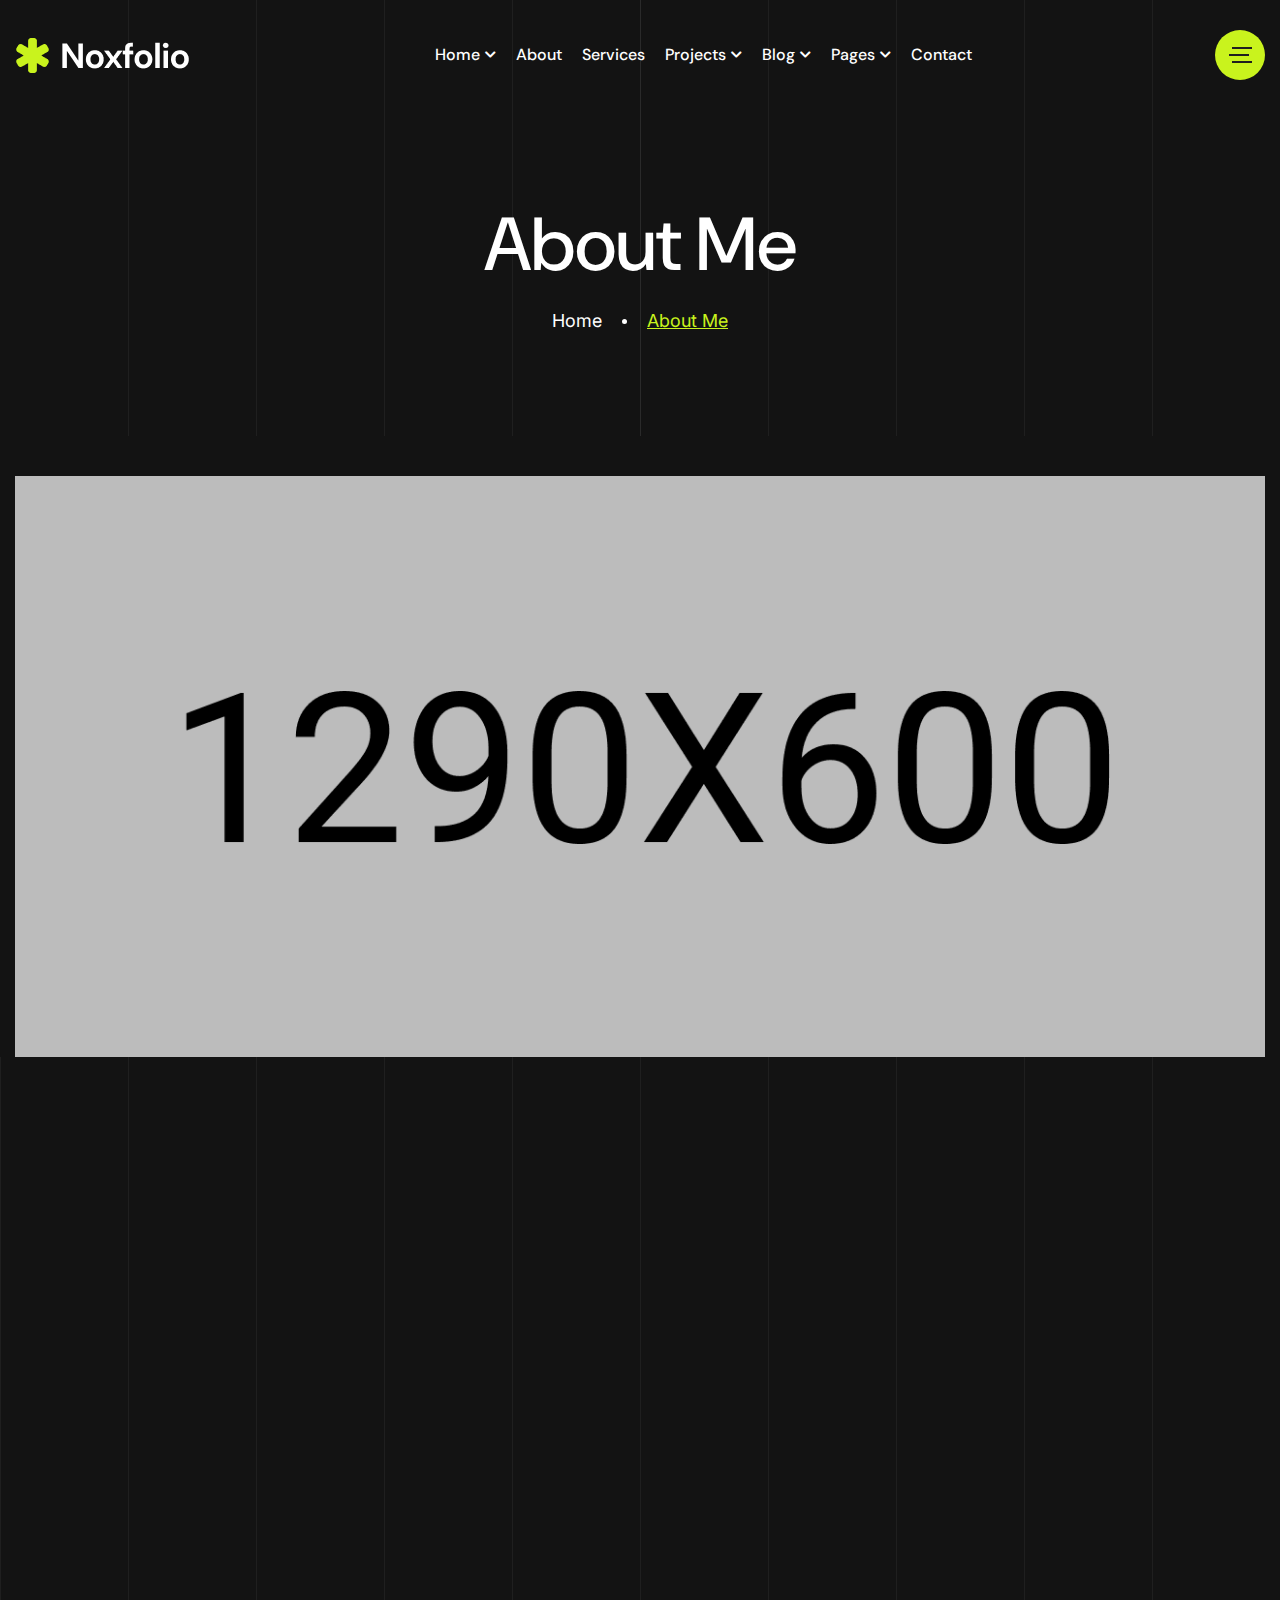
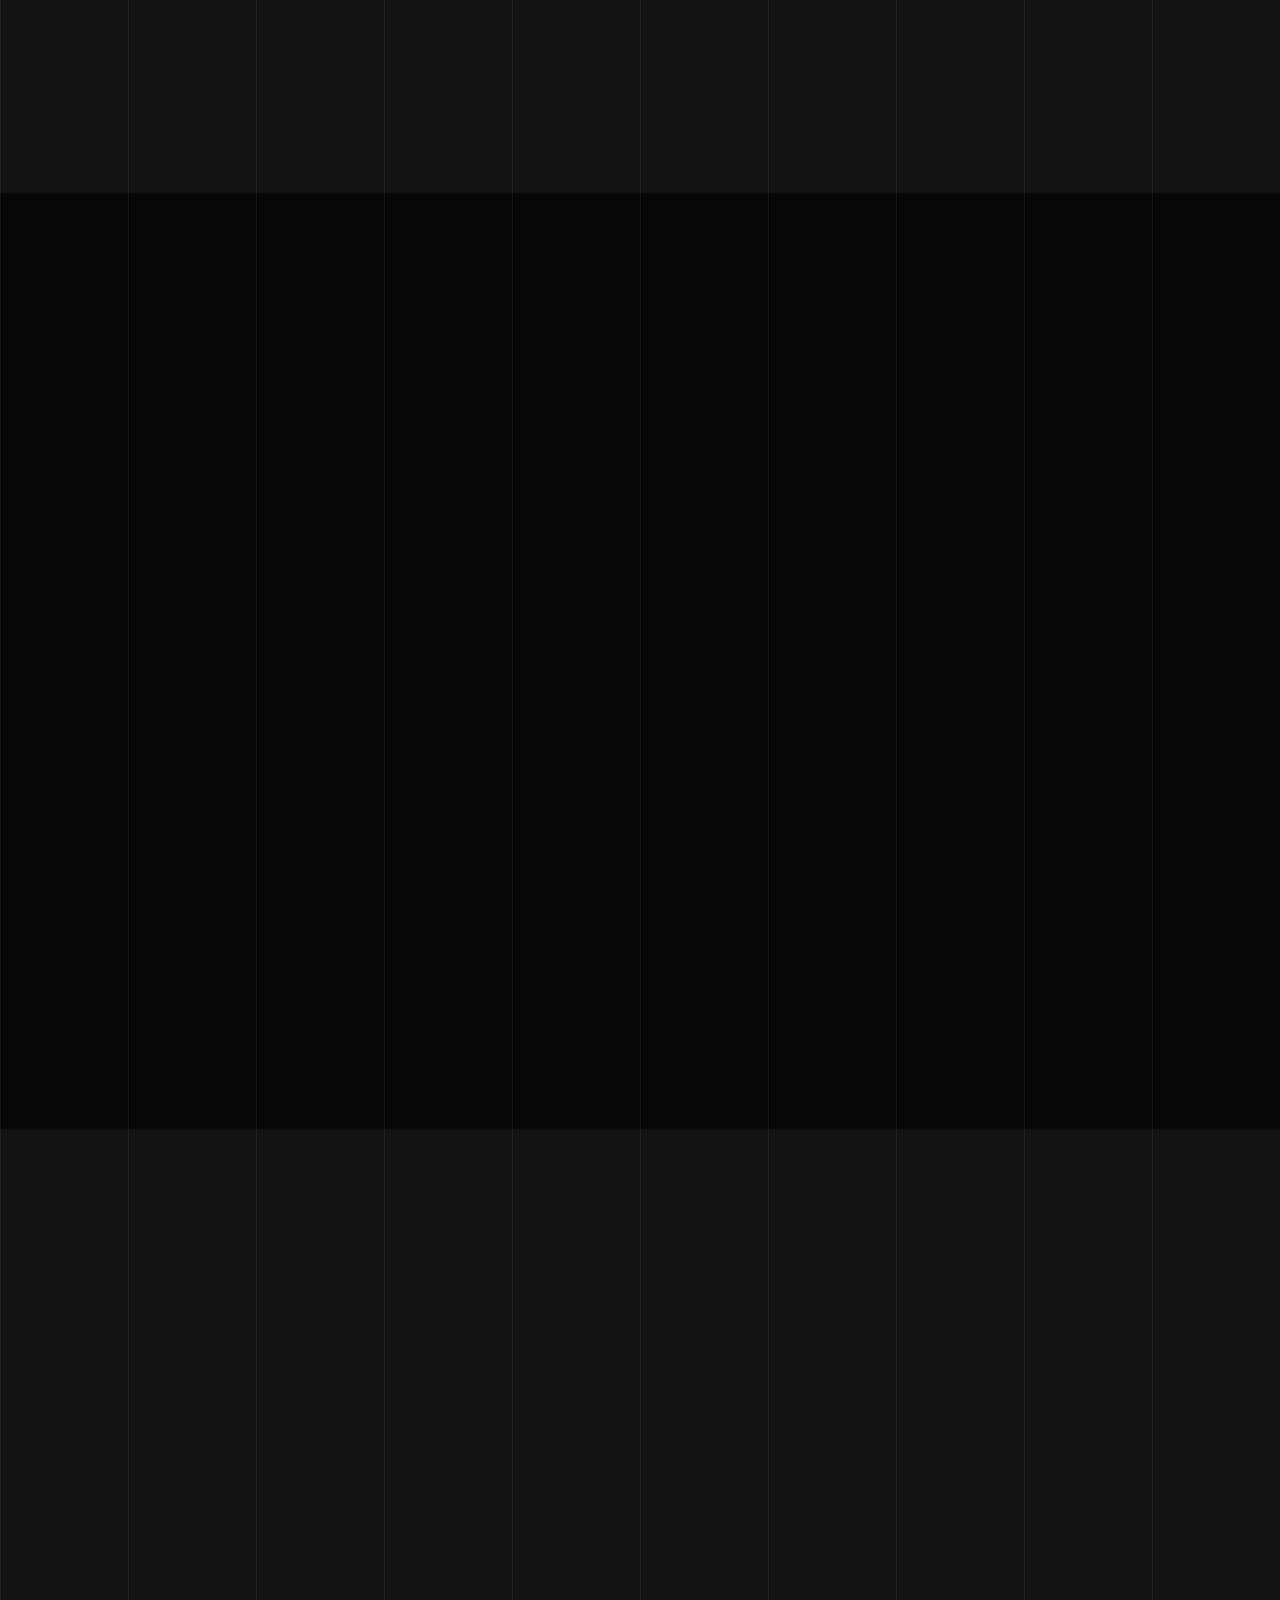
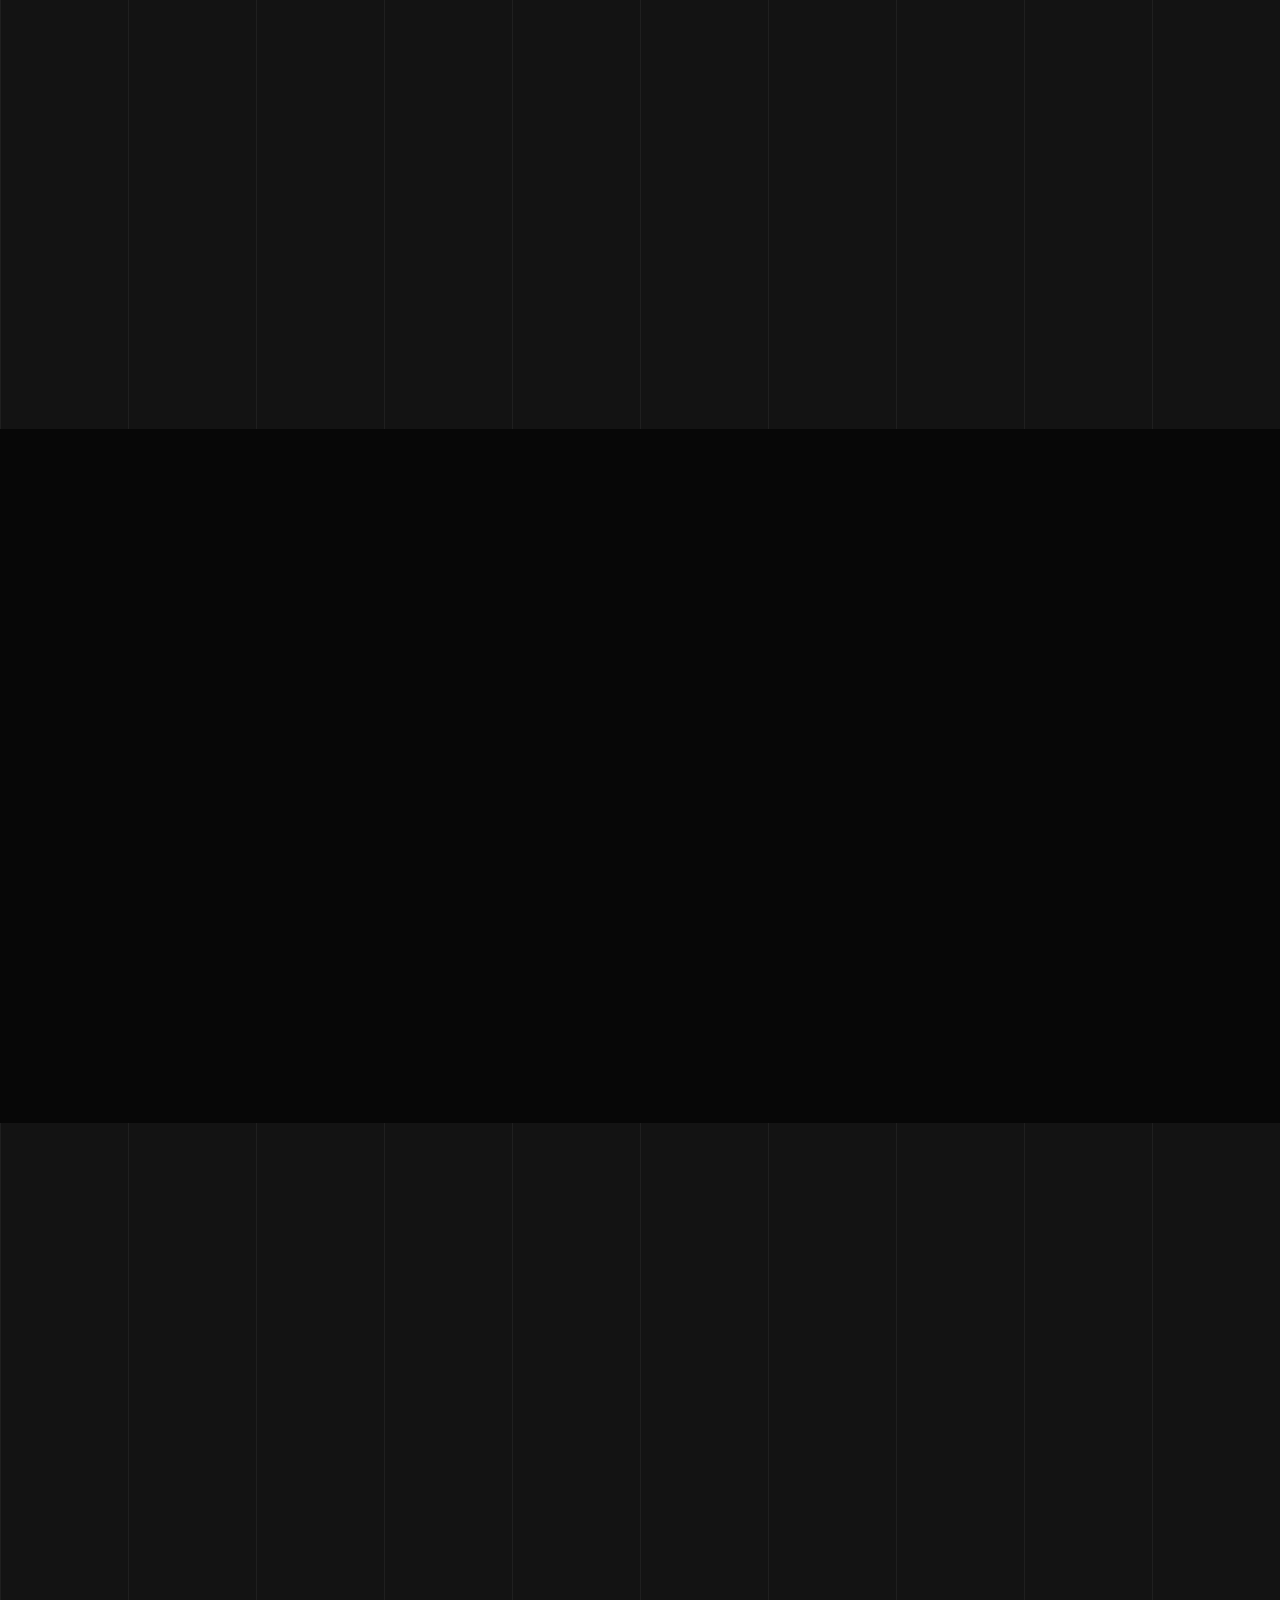
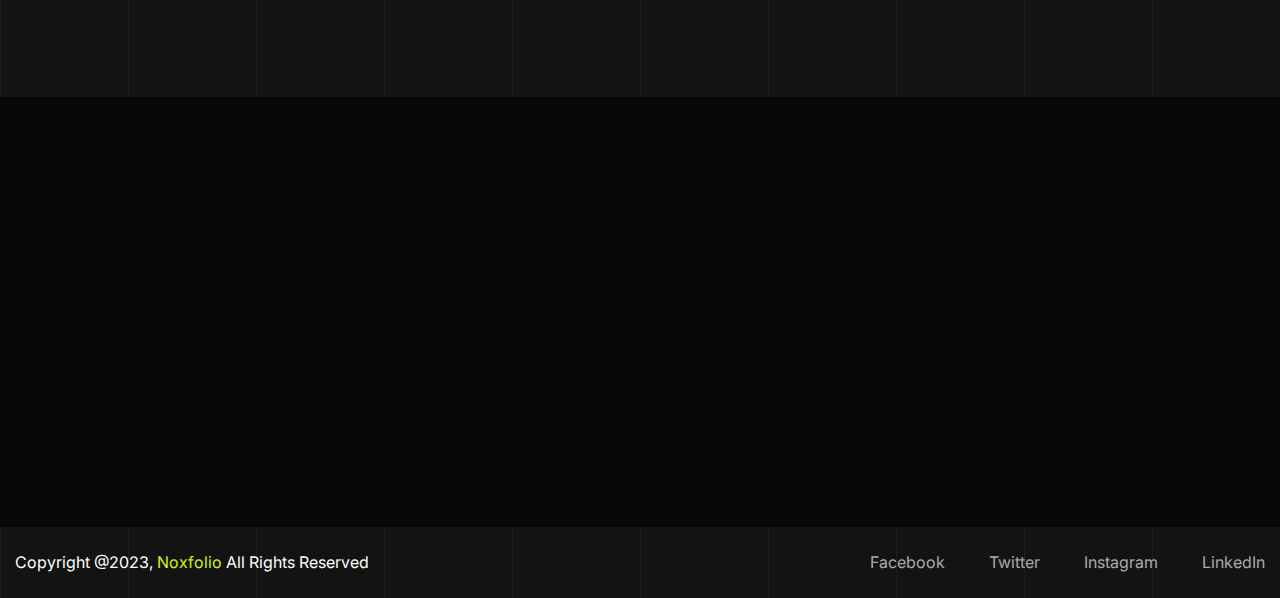
<file: about.html>
<!DOCTYPE html>
<html lang="zxx">
<head>
    <!-- Required meta tags -->
    <meta charset="utf-8">
    <meta name="description" content="">
    <meta http-equiv="X-UA-Compatible" content="IE=edge">
    <meta name="viewport" content="width=device-width, initial-scale=1, shrink-to-fit=no">

    <!-- Title -->
    <title>Noxfolio - Personal Portfolio Resume HTML Template || About Me</title>
    <!-- Favicon Icon -->
    <link rel="shortcut icon" href="assets/images/favicon.png" type="image/x-icon">
    
    <!-- Flaticon -->
    <link rel="stylesheet" href="assets/css/flaticon.min.css">
    <!-- Font Awesome -->
    <link rel="stylesheet" href="assets/css/fontawesome-5.14.0.min.css">
    <!-- Bootstrap -->
    <link rel="stylesheet" href="assets/css/bootstrap.min.css">
    <!-- Nice Select -->
    <link rel="stylesheet" href="assets/css/nice-select.min.css">
    <!-- Animate -->
    <link rel="stylesheet" href="assets/css/animate.min.css">
    <!-- Slick -->
    <link rel="stylesheet" href="assets/css/slick.min.css">
    <!-- Main Style -->
    <link rel="stylesheet" href="assets/css/style.css">
    
</head>
<body class="home-one">
    <div class="page-wrapper">

        <!-- Preloader -->
        <div class="preloader"></div>

        <!-- main header -->
        <header class="main-header menu-absolute">
            <!--Header-Upper-->
            <div class="header-upper">
                <div class="container container-1620 clearfix">

                    <div class="header-inner rel d-flex align-items-center">
                        <div class="logo-outer">
                            <div class="logo"><a href="index.html"><img src="assets/images/logos/logo.png" alt="Logo" title="Logo"></a></div>
                        </div>

                        <div class="nav-outer clearfix mx-auto">
                            <!-- Main Menu -->
                            <nav class="main-menu navbar-expand-lg">
                                <div class="navbar-header">
                                   <div class="mobile-logo my-15">
                                       <a href="index.html">
                                            <img src="assets/images/logos/logo.png" alt="Logo" title="Logo">
                                       </a>
                                   </div>
                                   
                                    <!-- Toggle Button -->
                                    <button type="button" class="navbar-toggle me-4" data-bs-toggle="collapse" data-bs-target=".navbar-collapse">
                                        <span class="icon-bar"></span>
                                        <span class="icon-bar"></span>
                                        <span class="icon-bar"></span>
                                    </button>
                                </div>

                                <div class="navbar-collapse collapse clearfix">
                                    <ul class="navigation clearfix">
                                        <li class="dropdown"><a href="#">Home</a>
                                            <ul>
                                                <li><a href="index.html">MultiPage</a></li>
                                                <li><a href="indexonepage.html">OnePage</a></li>
                                            </ul>
                                        </li>
                                        <li><a href="about.html">about</a></li>
                                        <li><a href="services.html">services</a></li>
                                        <li class="dropdown"><a href="#">projects</a>
                                            <ul>
                                                <li><a href="projects.html">project Grid</a></li>
                                                <li><a href="projects-masonry.html">projects masonry</a></li>
                                                <li><a href="project-details.html">projects details</a></li>
                                            </ul>
                                        </li>
                                        <li class="dropdown"><a href="#">blog</a>
                                            <ul>
                                                <li><a href="blog.html">blog standard</a></li>
                                                <li><a href="blog-details.html">blog details</a></li>
                                            </ul>
                                        </li>
                                        <li class="dropdown"><a href="#">pages</a>
                                            <ul>
                                                <li><a href="404.html">Error Page</a></li>
                                            </ul>
                                        </li>
                                        <li><a href="contact.html">Contact</a></li>
                                    </ul>
                                </div>

                            </nav>
                            <!-- Main Menu End-->
                        </div>
                        
                        <!-- Menu Button -->
                        <div class="menu-btns">
                            <!-- menu sidbar -->
                            <div class="menu-sidebar">
                                <button>
                                    <img src="assets/images/shape/sidebar-tottler.svg" alt="Toggler">
                                </button>
                            </div>
                        </div>
                    </div>
                </div>
            </div>
            <!--End Header Upper-->
        </header>
       
       
        <!--Form Back Drop-->
        <div class="form-back-drop"></div>
        
        <!-- Hidden Sidebar -->
        <section class="hidden-bar">
            <div class="inner-box text-center">
                <div class="cross-icon"><span class="fa fa-times"></span></div>
                <div class="title">
                    <h4>Get Appointment</h4>
                </div>

                <!--Appointment Form-->
                <div class="appointment-form">
                    <form method="post" action="contact.html">
                        <div class="form-group">
                            <input type="text" name="text" value="" placeholder="Name" required>
                        </div>
                        <div class="form-group">
                            <input type="email" name="email" value="" placeholder="Email Address" required>
                        </div>
                        <div class="form-group">
                            <textarea placeholder="Message" rows="5"></textarea>
                        </div>
                        <div class="form-group">
                            <button type="submit" class="theme-btn">Submit now</button>
                        </div>
                    </form>
                </div>

                <!--Social Icons-->
                <div class="social-style-one">
                    <a href="#"><i class="fab fa-twitter"></i></a>
                    <a href="#"><i class="fab fa-facebook-f"></i></a>
                    <a href="#"><i class="fab fa-instagram"></i></a>
                    <a href="#"><i class="fab fa-pinterest-p"></i></a>
                </div>
            </div>
        </section>
        <!--End Hidden Sidebar -->
       
        
        <!-- Page Banner Start -->
        <section class="page-banner-area pt-200 rpt-140 pb-100 rpb-60 rel z-1 text-center">
            <div class="container">
                <div class="banner-inner text-white">
                    <h1 class="page-title wow fadeInUp delay-0-2s">About Me</h1>
                    <nav aria-label="breadcrumb">
                        <ol class="breadcrumb justify-content-center wow fadeInUp delay-0-4s">
                            <li class="breadcrumb-item"><a href="index.html">Home</a></li>
                            <li class="breadcrumb-item active">About Me</li>
                        </ol>
                    </nav>
                </div>
            </div>
            <div class="bg-lines">
               <span></span><span></span>
               <span></span><span></span>
               <span></span><span></span>
               <span></span><span></span>
               <span></span><span></span>
            </div>
        </section>
        <!-- Page Banner End -->
        
        
        <div class="about-main-image-area pt-40">
            <div class="container">
                <div class="about-main-image wow fadeInUp delay-0-5s">
                    <img src="assets/images/about/about-page.jpg" alt="About Page">
                </div>
            </div>
        </div>
        
        
        <!-- About Page Area start -->
        <section class="about-page-area py-130 rpy-100 rel z-1">
            <div class="container">
                <div class="row align-items-center justify-content-between">
                    <div class="col-lg-6">
                        <div class="about-page-content-part rel z-2 rmb-55">
                            <div class="section-title mb-35 wow fadeInUp delay-0-2s">
                                <span class="sub-title mb-15">About Me</span>
                                <h2>Professional <span>Problem Solutions</span> For Digital Products</h2>
                                <p>At vero eos et accusamus etodio dignissimos ducimus praesentium voluptatum corrupti quos dolores quas molestias excepturi sint occaecati cupiditate provident qui officia deserunt mollitia animi, id est laborum et dolorum</p>
                            </div>
                            <ul class="list-style-one two-column pb-30 wow fadeInUp delay-0-2s">
                                <li>Branding & Design</li>
                                <li>Digital Marketing</li>
                                <li>Web Development</li>
                                <li>Product Design</li>
                            </ul>
                            <a href="about.html" class="theme-btn wow fadeInUp delay-0-2s">Learn More <i class="far fa-angle-right"></i></a>
                        </div>
                    </div>
                    <div class="col-xl-5 col-lg-6">
                        <div class="about-right-part wow fadeInLeft delay-0-3s">
                            <div class="experience-years">
                                <b>25+</b>
                                <h5>Years Of Experience</h5>
                            </div>
                            <div class="about-btn one wow fadeInRight delay-0-4s">
                                <img src="assets/images/about/btn-image1.png" alt="Image">
                                <h6>Experience Designer</h6>
                                <i class="fas fa-arrow-right"></i>
                            </div>
                            <div class="about-btn two wow fadeInRight delay-0-5s">
                                <img src="assets/images/about/btn-image2.png" alt="Image">
                                <h6>Mark J. Collins</h6>
                                <i class="fas fa-arrow-right"></i>
                            </div>
                            <div class="about-btn three wow fadeInRight delay-0-4s">
                                <img src="assets/images/about/btn-image1.png" alt="Image">
                                <h6>Experience Designer</h6>
                                <i class="fas fa-arrow-right"></i>
                            </div>
                            <div class="dot-shape one">
                                <img src="assets/images/shape/about-dots-two.png" alt="Shape">
                            </div>
                            <div class="dot-shape two">
                                <img src="assets/images/shape/about-dots-two.png" alt="Shape">
                            </div>
                        </div>
                    </div>
                </div>
            </div>
            <div class="bg-lines">
               <span></span><span></span>
               <span></span><span></span>
               <span></span><span></span>
               <span></span><span></span>
               <span></span><span></span>
            </div>
        </section>
        <!-- About Page Area end -->
        
        
        <!-- Services Area start -->
        <section class="services-area bgc-black pt-130 rpt-100 pb-100 rpb-70 rel z-1">
            <div class="container">
                <div class="row justify-content-center">
                    <div class="col-xl-6 col-lg-8">
                        <div class="section-title text-center mb-60 wow fadeInUp delay-0-2s">
                            <span class="sub-title mb-15">Popular Services</span>
                            <h2>My <span>Special Service</span> For your Business Development</h2>
                        </div>
                    </div>
                </div>
                <div class="row">
                    <div class="col-lg-6">
                        <div class="service-item wow fadeInUp delay-0-2s">
                            <div class="number">01.</div>
                            <div class="content">
                                <h4>Brand Identity Design</h4>
                                <p>Dignissimos ducimus blanditiis praesen</p>
                            </div>
                            <a href="service-details.html" class="details-btn"><i class="fas fa-arrow-right"></i></a>
                        </div>
                    </div>
                    <div class="col-lg-6">
                        <div class="service-item wow fadeInUp delay-0-4s">
                            <div class="number">02.</div>
                            <div class="content">
                                <h4>Website Design</h4>
                                <p>Dignissimos ducimus blanditiis praesen</p>
                            </div>
                            <a href="service-details.html" class="details-btn"><i class="fas fa-arrow-right"></i></a>
                        </div>
                    </div>
                    <div class="col-lg-6">
                        <div class="service-item wow fadeInUp delay-0-2s">
                            <div class="number">03.</div>
                            <div class="content">
                                <h4>Mobile Application Design</h4>
                                <p>Dignissimos ducimus blanditiis praesen</p>
                            </div>
                            <a href="service-details.html" class="details-btn"><i class="fas fa-arrow-right"></i></a>
                        </div>
                    </div>
                    <div class="col-lg-6">
                        <div class="service-item wow fadeInUp delay-0-4s">
                            <div class="number">04.</div>
                            <div class="content">
                                <h4>Motion Graphics Design</h4>
                                <p>Dignissimos ducimus blanditiis praesen</p>
                            </div>
                            <a href="service-details.html" class="details-btn"><i class="fas fa-arrow-right"></i></a>
                        </div>
                    </div>
                    <div class="col-lg-6">
                        <div class="service-item wow fadeInUp delay-0-2s">
                            <div class="number">05.</div>
                            <div class="content">
                                <h4>Website Development</h4>
                                <p>Dignissimos ducimus blanditiis praesen</p>
                            </div>
                            <a href="service-details.html" class="details-btn"><i class="fas fa-arrow-right"></i></a>
                        </div>
                    </div>
                    <div class="col-lg-6">
                        <div class="service-item wow fadeInUp delay-0-4s">
                            <div class="number">06.</div>
                            <div class="content">
                                <h4>SEO & Digital Marketing</h4>
                                <p>Dignissimos ducimus blanditiis praesen</p>
                            </div>
                            <a href="service-details.html" class="details-btn"><i class="fas fa-arrow-right"></i></a>
                        </div>
                    </div>
                </div>
            </div>
            <div class="bg-lines">
               <span></span><span></span>
               <span></span><span></span>
               <span></span><span></span>
               <span></span><span></span>
               <span></span><span></span>
            </div>
        </section>
        <!-- Services Area end -->
        
        
        <!-- FAQs Area start -->
        <section id="faqs" class="faqs-area py-130 rpy-100 rel z-1">
            <div class="container">
                <div class="row align-items-center">
                    <div class="col-lg-6">
                        <div class="faq-image-part rmb-55 wow fadeInUp delay-0-2s">
                            <div class="image-one">
                                <img src="assets/images/faqs/faq-one.jpg" alt="FAQ">
                            </div>
                            <div class="image-two">
                                <img src="assets/images/faqs/faq-two.jpg" alt="FAQ">
                            </div>
                            <div class="square-shape"></div>
                        </div>
                    </div>
                    <div class="col-lg-6">
                        <div class="faq-content-part rel z-2">
                            <div class="section-title mb-40 wow fadeInUp delay-0-4s">
                                <h2>Professional Solutions For Your <span>Digital Product</span> Design and development</h2>
                            </div>
                            <div class="accordion wow fadeInUp delay-0-4s" id="faq-accordion">
                                <div class="accordion-item">
                                    <h5 class="accordion-header">
                                        <button class="accordion-button collapsed" data-bs-toggle="collapse" data-bs-target="#collapseOne">
                                            What Service We Provide ?
                                        </button>
                                    </h5>
                                    <div id="collapseOne" class="accordion-collapse collapse" data-bs-parent="#faq-accordion">
                                        <div class="accordion-body">
                                            <p>To take a trivial example which undertakes laborious physical exercise except to obtain some advantage pleasure annoying consequences</p>
                                        </div>
                                    </div>
                                </div>
                                <div class="accordion-item">
                                    <h5 class="accordion-header">
                                        <button class="accordion-button" data-bs-toggle="collapse" data-bs-target="#collapseTwo">
                                            How Many Years Of Experience ?
                                        </button>
                                    </h5>
                                    <div id="collapseTwo" class="accordion-collapse collapse show" data-bs-parent="#faq-accordion">
                                        <div class="accordion-body">
                                            <p>At vero eos et accusamus dignissimos ducimus voluptatum corrupti quos dolores quas molestias excepturie</p>
                                        </div>
                                    </div>
                                </div>
                                <div class="accordion-item">
                                    <h5 class="accordion-header">
                                        <button class="accordion-button collapsed" data-bs-toggle="collapse" data-bs-target="#collapseThree">
                                            Have Any Professional Team Member ?
                                        </button>
                                    </h5>
                                    <div id="collapseThree" class="accordion-collapse collapse" data-bs-parent="#faq-accordion">
                                        <div class="accordion-body">
                                            <p>To take a trivial example which undertakes laborious physical exercise except to obtain some advantage pleasure annoying consequences</p>
                                        </div>
                                    </div>
                                </div>
                                <div class="accordion-item">
                                    <h5 class="accordion-header">
                                        <button class="accordion-button collapsed" data-bs-toggle="collapse" data-bs-target="#collapseFour">
                                            Are You Awards Winning Agency ?
                                        </button>
                                    </h5>
                                    <div id="collapseFour" class="accordion-collapse collapse" data-bs-parent="#faq-accordion">
                                        <div class="accordion-body">
                                            <p>To take a trivial example which undertakes laborious physical exercise except to obtain some advantage pleasure annoying consequences</p>
                                        </div>
                                    </div>
                                </div>
                            </div>
                        </div>
                    </div>
                </div>
            </div>
            <div class="bg-lines">
               <span></span><span></span>
               <span></span><span></span>
               <span></span><span></span>
               <span></span><span></span>
               <span></span><span></span>
            </div>
        </section>
        <!-- FAQs Area end -->
        
        
        <!-- Testimonial Area start -->
        <section class="testimonials-area rel z-1">
            <div class="for-bgc-black py-130 rpy-100">
                <div class="container">
                    <div class="row gap-90">
                        <div class="col-lg-4">
                            <div class="testimonials-content-part rel z-2 rmb-55 wow fadeInUp delay-0-2s">
                                <div class="section-title mb-40">
                                    <span class="sub-title mb-15">Clients Testimonials</span>
                                    <h2>I’ve 1253+ Clients <span>Feedback</span></h2>
                                    <p>Sed ut perspiciatis unde omnin natus totam rem aperiam eaque inventore veritatis</p>
                                </div>
                                <div class="slider-arrows">
                                    <button class="testimonial-prev"><i class="fal fa-arrow-left"></i></button>
                                    <button class="testimonial-next"><i class="fal fa-arrow-right"></i></button>
                                </div>
                            </div>
                        </div>
                        <div class="col-lg-8">
                            <div class="testimonials-wrap">
                                <div class="testimonial-item wow fadeInUp delay-0-3s">
                                    <div class="author">
                                        <img src="assets/images/testimonials/author1.png" alt="Author">
                                    </div>
                                    <div class="text">At vero eoset accusamus et iusto odio dignissimos ducimus quie blanditiis praesentium voluptatum deleniti atque corrupti dolores</div>
                                    <div class="testi-des">
                                        <h5>Rodolfo E. Shannon</h5>
                                        <span>CEO & Founder</span>
                                    </div>
                                </div>
                                <div class="testimonial-item wow fadeInUp delay-0-4s">
                                    <div class="author">
                                        <img src="assets/images/testimonials/author2.png" alt="Author">
                                    </div>
                                    <div class="text">Nam libero tempore cumsoluta nobise est eligendi optio cumque nihil impedit quominus idquod maxime placeat facere possimus</div>
                                    <div class="testi-des">
                                        <h5>Kenneth J. Dutton</h5>
                                        <span>Web Developer</span>
                                    </div>
                                </div>
                                <div class="testimonial-item wow fadeInUp delay-0-2s">
                                    <div class="author">
                                        <img src="assets/images/testimonials/author1.png" alt="Author">
                                    </div>
                                    <div class="text">At vero eoset accusamus et iusto odio dignissimos ducimus quie blanditiis praesentium voluptatum deleniti atque corrupti dolores</div>
                                    <div class="testi-des">
                                        <h5>Rodolfo E. Shannon</h5>
                                        <span>CEO & Founder</span>
                                    </div>
                                </div>
                                <div class="testimonial-item wow fadeInUp delay-0-2s">
                                    <div class="author">
                                        <img src="assets/images/testimonials/author2.png" alt="Author">
                                    </div>
                                    <div class="text">Nam libero tempore cumsoluta nobise est eligendi optio cumque nihil impedit quominus idquod maxime placeat facere possimus</div>
                                    <div class="testi-des">
                                        <h5>Kenneth J. Dutton</h5>
                                        <span>Web Developer</span>
                                    </div>
                                </div>
                            </div>
                        </div>
                    </div>
                </div>
            </div>
            <div class="bg-lines">
               <span></span><span></span>
               <span></span><span></span>
               <span></span><span></span>
               <span></span><span></span>
               <span></span><span></span>
            </div>
        </section>
        <!-- Testimonial Area end -->
        
        
        <!-- Client Log start -->
        <div class="client-logo-area rel z-1 pt-130 rpt-100 pb-60">
            <div class="container">
                <div class="row justify-content-center">
                    <div class="col-xl-12">
                        <div class="section-title text-center pt-5 mb-65 wow fadeInUp delay-0-2s">
                            <h6>I’ve <span>1253+ Global Clients</span> & lot’s of Project Complete</h6>
                        </div>
                    </div>
                </div>
                <div class="client-logo-wrap">
                    <a class="client-logo-item wow fadeInUp delay-0-2s" href="contact.html">
                        <img src="assets/images/client-logos/client-logo1.png" alt="Client Logo">
                    </a>
                    <a class="client-logo-item wow fadeInUp delay-0-3s" href="contact.html">
                        <img src="assets/images/client-logos/client-logo2.png" alt="Client Logo">
                    </a>
                    <a class="client-logo-item wow fadeInUp delay-0-4s" href="contact.html">
                        <img src="assets/images/client-logos/client-logo3.png" alt="Client Logo">
                    </a>
                    <a class="client-logo-item wow fadeInUp delay-0-5s" href="contact.html">
                        <img src="assets/images/client-logos/client-logo4.png" alt="Client Logo">
                    </a>
                    <a class="client-logo-item wow fadeInUp delay-0-6s" href="contact.html">
                        <img src="assets/images/client-logos/client-logo5.png" alt="Client Logo">
                    </a>
                    <a class="client-logo-item wow fadeInUp delay-0-2s" href="contact.html">
                        <img src="assets/images/client-logos/client-logo6.png" alt="Client Logo">
                    </a>
                    <a class="client-logo-item wow fadeInUp delay-0-3s" href="contact.html">
                        <img src="assets/images/client-logos/client-logo7.png" alt="Client Logo">
                    </a>
                    <a class="client-logo-item wow fadeInUp delay-0-4s" href="contact.html">
                        <img src="assets/images/client-logos/client-logo8.png" alt="Client Logo">
                    </a>
                    <a class="client-logo-item wow fadeInUp delay-0-5s" href="contact.html">
                        <img src="assets/images/client-logos/client-logo9.png" alt="Client Logo">
                    </a>
                    <a class="client-logo-item wow fadeInUp delay-0-6s" href="contact.html">
                        <img src="assets/images/client-logos/client-logo10.png" alt="Client Logo">
                    </a>
                </div>
            </div>
            <div class="bg-lines">
               <span></span><span></span>
               <span></span><span></span>
               <span></span><span></span>
               <span></span><span></span>
               <span></span><span></span>
            </div>
        </div>
        <!-- Client Log end -->
        
        
        <!-- footer area start -->
        <footer class="main-footer rel z-1">
            <div class="footer-top-wrap bgc-black pt-100 pb-75">
                <div class="container">
                    <div class="row">
                        <div class="col-lg-2 col-md-12">
                            <div class="footer-widget widget_logo wow fadeInUp delay-0-2s">
                                <div class="footer-logo">
                                    <a href="index.html"><img src="assets/images/logos/logo.png" alt="Logo"></a>
                                </div>
                            </div>
                        </div>
                        <div class="col-lg-7 col-md-7">
                            <div class="footer-widget widget_nav_menu wow fadeInUp delay-0-4s">
                                <h6 class="footer-title">Quick Link</h6>
                                <ul>
                                    <li><a href="services.html">Service</a></li>
                                    <li><a href="projects.html">Projects</a></li>
                                    <li><a href="services.html#pricing">Pricing</a></li>
                                    <li><a href="about.html#faqs">Faqs</a></li>
                                    <li><a href="contact.html">Contact</a></li>
                                </ul>
                            </div>
                            <div class="footer-widget widget_newsletter wow fadeInUp delay-0-4s">
                                <form action="#">
                                    <label for="email"><i class="far fa-envelope"></i></label>
                                    <input id="email" type="email" placeholder="Email Address" required>
                                    <button>Sign Up <i class="far fa-angle-right"></i></button>
                                </form>
                            </div>
                        </div>
                        <div class="col-lg-3 col-md-5">
                            <div class="footer-widget widget_contact_info wow fadeInUp delay-0-6s">
                                <h6 class="footer-title">Address</h6>
                                <ul>
                                    <li><i class="far fa-map-marker-alt"></i> 55 Main Street, 2nd block, New York City</li>
                                    <li><i class="far fa-envelope"></i> <a href="mailto:support@gmail.com">support@gmail.com</a></li>
                                    <li><i class="far fa-phone"></i> <a href="callto:+880(123)45688">+880 (123) 456 88</a></li>
                                </ul>
                            </div>
                        </div>
                    </div>
                </div>
            </div>
            <div class="footer-bottom pt-20 pb-5 rpt-25">
                <div class="container">
                   <div class="row">
                       <div class="col-lg-6">
                            <div class="copyright-text">
                                <p>Copyright @2023, <a href="index.html">Noxfolio</a> All Rights Reserved</p>
                            </div>
                       </div>
                       <div class="col-lg-6 text-lg-end">
                           <ul class="footer-bottom-nav">
                               <li><a href="#">Facebook</a></li>
                               <li><a href="#">Twitter</a></li>
                               <li><a href="#">Instagram</a></li>
                               <li><a href="#">LinkedIn</a></li>
                           </ul>
                       </div>
                   </div>
                   <!-- Scroll Top Button -->
                    <button class="scroll-top scroll-to-target" data-target="html"><span class="fas fa-angle-double-up"></span></button>
                </div>
                <div class="bg-lines">
                   <span></span><span></span>
                   <span></span><span></span>
                   <span></span><span></span>
                   <span></span><span></span>
                   <span></span><span></span>
                </div>
            </div>
        </footer>
        <!-- footer area end -->

    </div>
    <!--End pagewrapper-->
   
    
    <!-- Jquery -->
    <script src="assets/js/jquery-3.6.0.min.js"></script>
    <!-- Bootstrap -->
    <script src="assets/js/bootstrap.min.js"></script>
    <!-- Appear Js -->
    <script src="assets/js/appear.min.js"></script>
    <!-- Slick -->
    <script src="assets/js/slick.min.js"></script>
    <!-- Nice Select -->
    <script src="assets/js/jquery.nice-select.min.js"></script>
    <!-- Image Loader -->
    <script src="assets/js/imagesloaded.pkgd.min.js"></script>
    <!-- Isotope -->
    <script src="assets/js/isotope.pkgd.min.js"></script>
    <!--  WOW Animation -->
    <script src="assets/js/wow.min.js"></script>
    <!-- Custom script -->
    <script src="assets/js/script.js"></script>

</body>
</html>
</file>
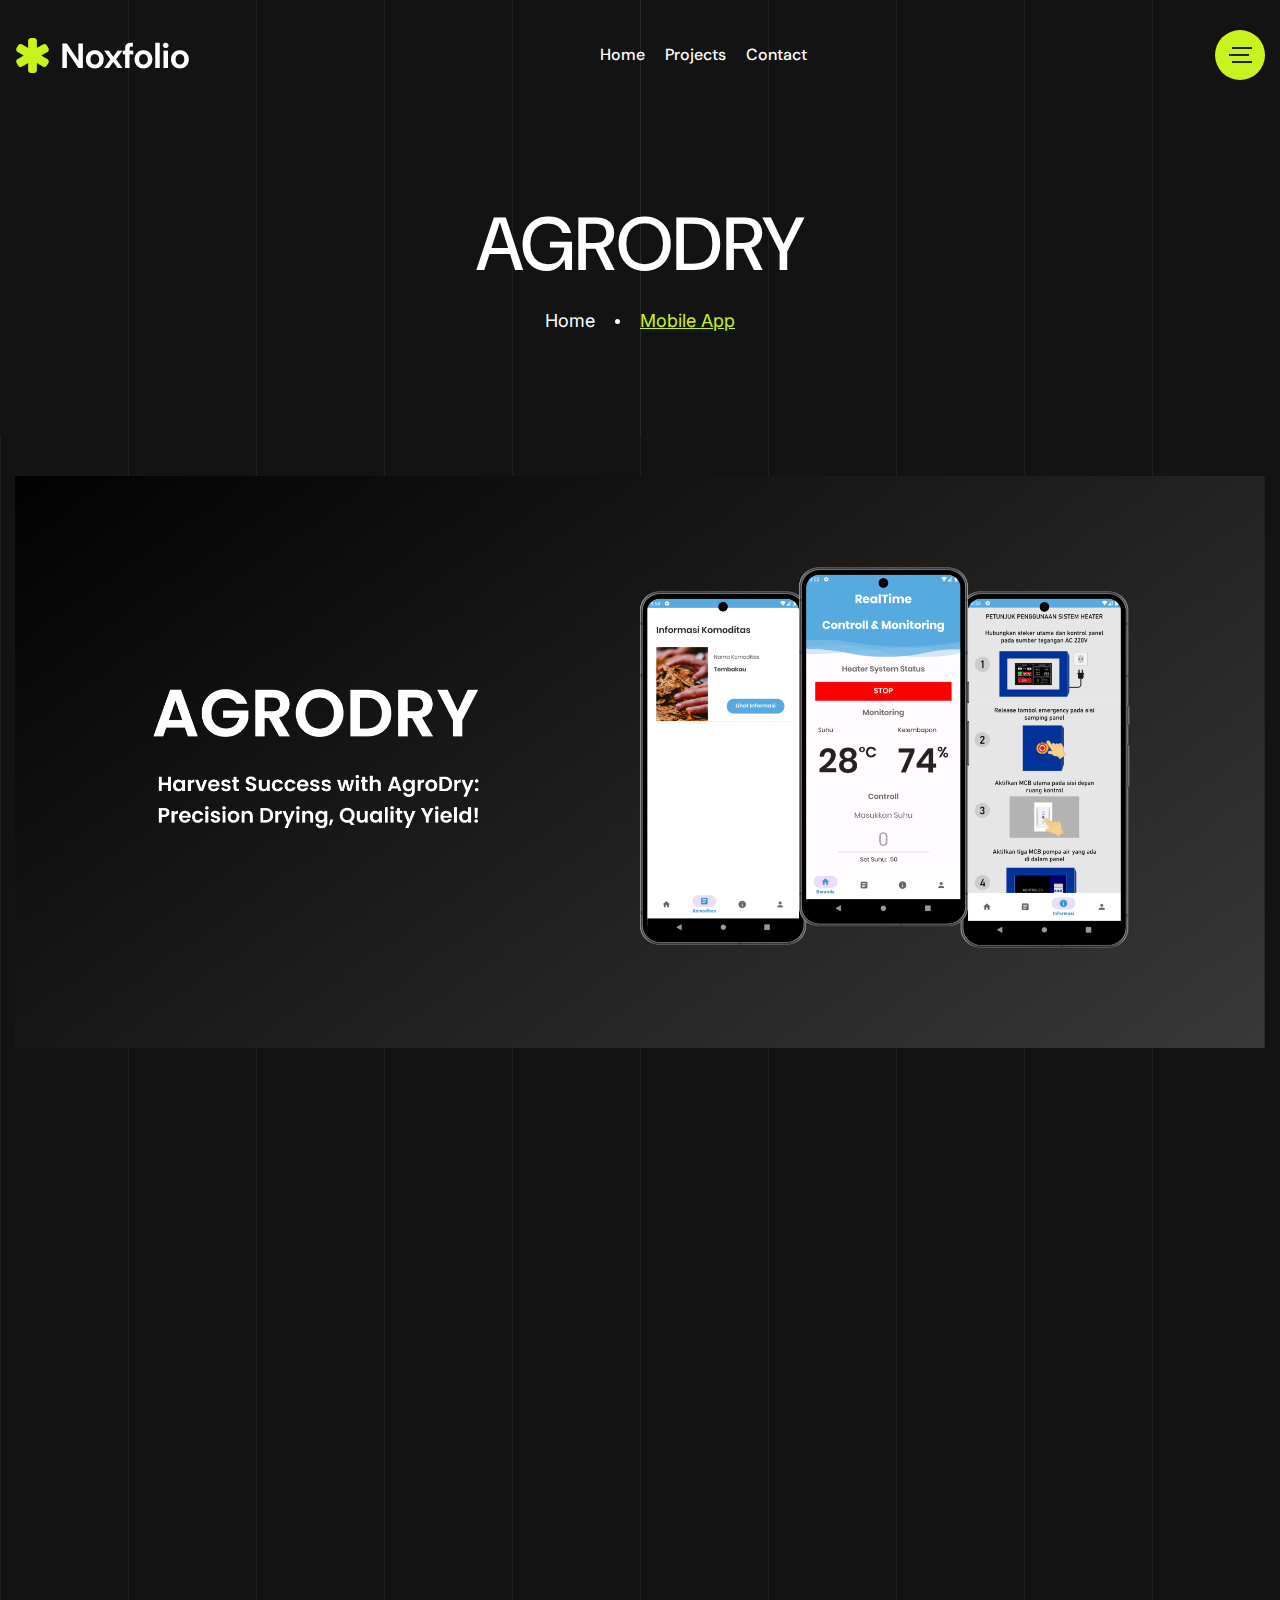
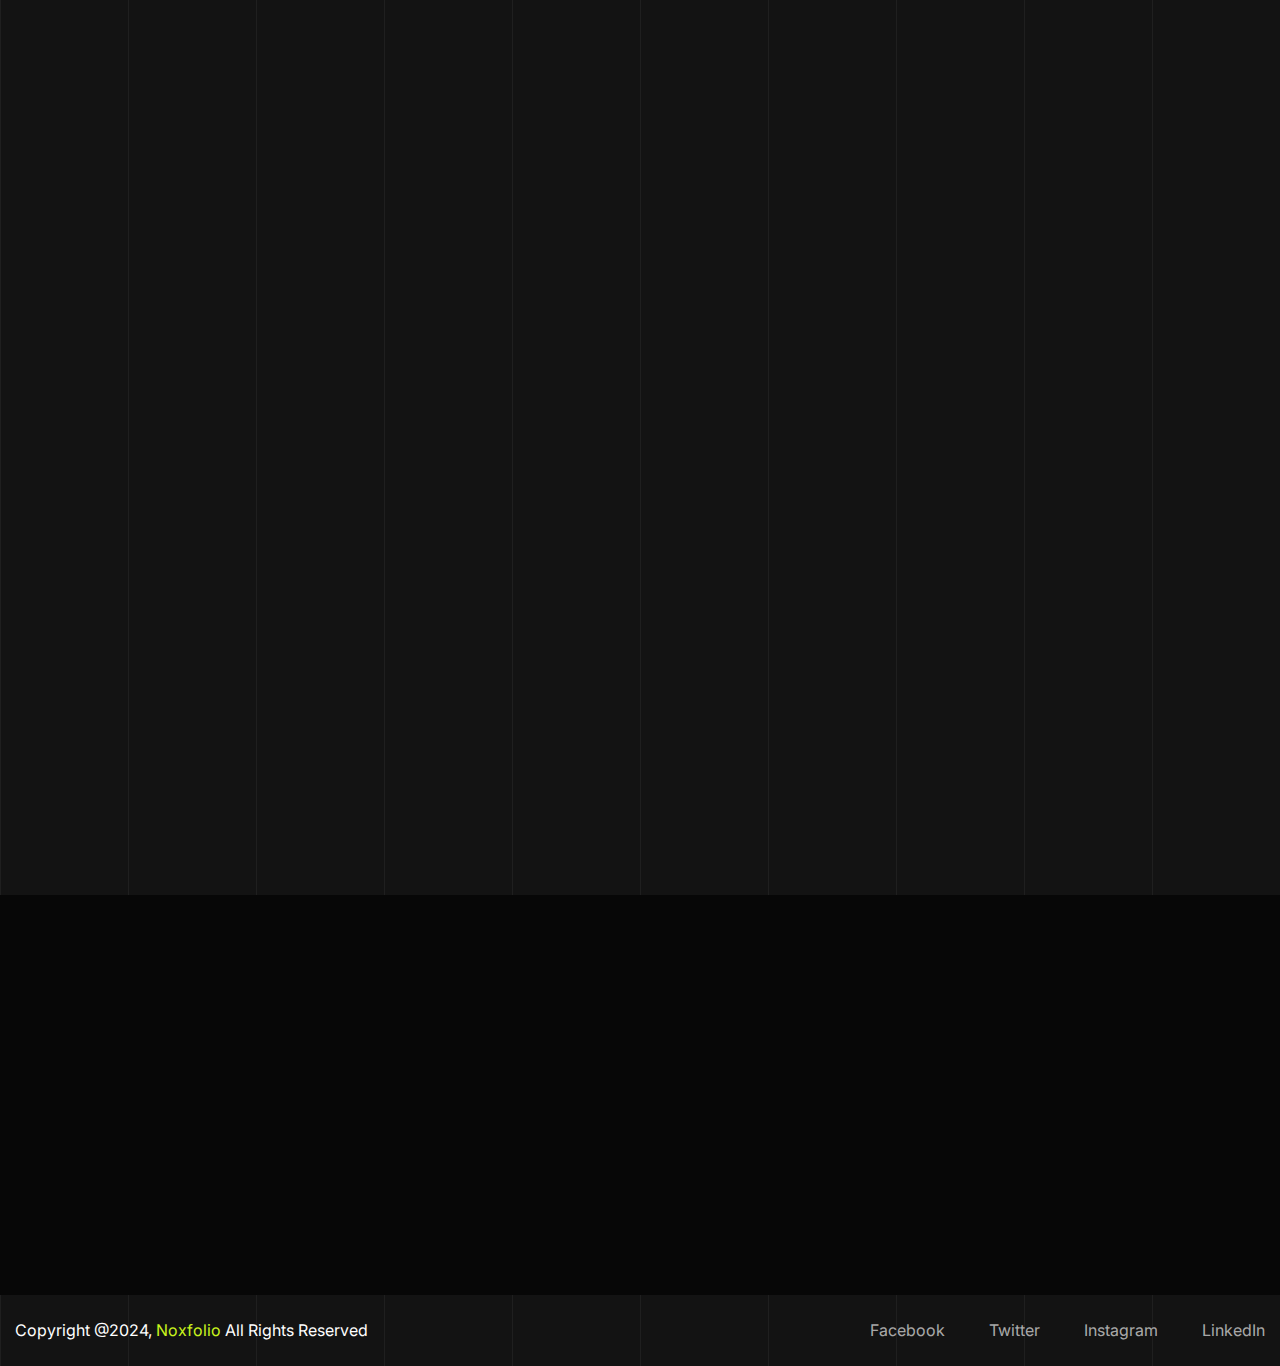
<file: agrodry-project-details.html>
<!DOCTYPE html>
<html lang="zxx">
<head>
    <!-- Required meta tags -->
    <meta charset="utf-8">
    <meta name="description" content="">
    <meta http-equiv="X-UA-Compatible" content="IE=edge">
    <meta name="viewport" content="width=device-width, initial-scale=1, shrink-to-fit=no">

    <!-- Title -->
    <title>Noxfolio - Personal Portfolio Resume HTML Template || Projects Details</title>
    <!-- Favicon Icon -->
    <link rel="shortcut icon" href="assets/images/favicon.png" type="image/x-icon">
    
    <!-- Flaticon -->
    <link rel="stylesheet" href="assets/css/flaticon.min.css">
    <!-- Font Awesome -->
    <link rel="stylesheet" href="assets/css/fontawesome-5.14.0.min.css">
    <!-- Bootstrap -->
    <link rel="stylesheet" href="assets/css/bootstrap.min.css">
    <!-- Nice Select -->
    <link rel="stylesheet" href="assets/css/nice-select.min.css">
    <!-- Animate -->
    <link rel="stylesheet" href="assets/css/animate.min.css">
    <!-- Slick -->
    <link rel="stylesheet" href="assets/css/slick.min.css">
    <!-- Main Style -->
    <link rel="stylesheet" href="assets/css/style.css">
    
</head>
<body class="home-one">
    <div class="page-wrapper">

        <!-- Preloader -->
        <div class="preloader"></div>

        <!-- main header -->
        <header class="main-header menu-absolute">
            <!--Header-Upper-->
            <div class="header-upper">
                <div class="container container-1620 clearfix">

                    <div class="header-inner rel d-flex align-items-center">
                        <div class="logo-outer">
                            <div class="logo"><a href="index.html"><img src="assets/images/logos/logo.png" alt="Logo" title="Logo"></a></div>
                        </div>

                        <div class="nav-outer clearfix mx-auto">
                            <!-- Main Menu -->
                            <nav class="main-menu navbar-expand-lg">
                                <div class="navbar-header">
                                   <div class="mobile-logo my-15">
                                       <a href="index.html">
                                            <img src="assets/images/logos/logo.png" alt="Logo" title="Logo">
                                       </a>
                                   </div>
                                   
                                    <!-- Toggle Button -->
                                    <button type="button" class="navbar-toggle me-4" data-bs-toggle="collapse" data-bs-target=".navbar-collapse">
                                        <span class="icon-bar"></span>
                                        <span class="icon-bar"></span>
                                        <span class="icon-bar"></span>
                                    </button>
                                </div>

                                <div class="navbar-collapse collapse clearfix">
                                    <ul class="navigation clearfix">
                                        <li><a href="index.html">Home</a></li>
                                        <li><a href="projects.html">Projects</a></li>
                                        <li><a href="contact.html">Contact</a></li>
                                    </ul>
                                </div>

                            </nav>
                            <!-- Main Menu End-->
                        </div>
                        
                        <!-- Menu Button -->
                        <div class="menu-btns">
                            <!-- menu sidbar -->
                            <div class="menu-sidebar">
                                <button>
                                    <img src="assets/images/shape/sidebar-tottler.svg" alt="Toggler">
                                </button>
                            </div>
                        </div>
                    </div>
                </div>
            </div>
            <!--End Header Upper-->
        </header>
       
       
        <!--Form Back Drop-->
        <div class="form-back-drop"></div>
        
        <!-- Hidden Sidebar -->
        <section class="hidden-bar">
            <div class="inner-box text-center">
                <div class="cross-icon"><span class="fa fa-times"></span></div>
                <div class="title">
                    <h4>Get Appointment</h4>
                </div>

                <!--Appointment Form-->
                <div class="appointment-form">
                    <form method="post" action="contact.html">
                        <div class="form-group">
                            <input type="text" name="text" value="" placeholder="Name" required>
                        </div>
                        <div class="form-group">
                            <input type="email" name="email" value="" placeholder="Email Address" required>
                        </div>
                        <div class="form-group">
                            <textarea placeholder="Message" rows="5"></textarea>
                        </div>
                        <div class="form-group">
                            <button type="submit" class="theme-btn">Submit now</button>
                        </div>
                    </form>
                </div>

                <!--Social Icons-->
                <div class="social-style-one">
                    <a href="#"><i class="fab fa-twitter"></i></a>
                    <a href="#"><i class="fab fa-facebook-f"></i></a>
                    <a href="#"><i class="fab fa-instagram"></i></a>
                    <a href="#"><i class="fab fa-pinterest-p"></i></a>
                </div>
            </div>
        </section>
        <!--End Hidden Sidebar -->
       
        
        <!-- Page Banner Start -->
        <section class="page-banner-area pt-200 rpt-140 pb-100 rpb-60 rel z-1 text-center">
            <div class="container">
                <div class="banner-inner text-white">
                    <h1 class="page-title wow fadeInUp delay-0-2s">AGRODRY</h1>
                    <nav aria-label="breadcrumb">
                        <ol class="breadcrumb justify-content-center wow fadeInUp delay-0-4s">
                            <li class="breadcrumb-item"><a href="index.html">Home</a></li>
                            <li class="breadcrumb-item active">Mobile App</li>
                        </ol>
                    </nav>
                </div>
            </div>
            <div class="bg-lines">
               <span></span><span></span>
               <span></span><span></span>
               <span></span><span></span>
               <span></span><span></span>
               <span></span><span></span>
            </div>
        </section>
        <!-- Page Banner End -->
        
        
        <!-- ProjectDetails Area start -->
        <section class="projects-details-area pt-40 pb-130 rpb-100 rel z-1">
            <div class="container">
                <div class="projects-details-image mb-50 wow fadeInUp delay-0-2s">
                    <img src="assets/images/projects/Agrodry Banner.png" alt="Project Details">
                </div>
                <div class="row gap-120">
                    <div class="col-lg-8">
                        <div class="project-details-content wow fadeInUp delay-0-2s">
                            <h3>Product Summary</h3>
                            <p class="big-letter">Harvest Success with AgroDry: Precision Drying, Quality Yield!</p>
                            <p>AgroDry is an application that utilizes Internet of Things (IoT) technology for monitoring and controlling temperature and humidity levels in drying equipment. This application is specifically designed for drying tobacco and various other farmer commodities. With AgroDry, farmers can easily set optimal drying conditions, enhancing the quality of their produce and reducing the risk of commodity damage. This application revolutionizes the agricultural industry by enabling better control over the drying process, thereby maximizing efficiency and productivity in farming.</p>
                            <ul class="list-style-one two-column mt-50 mb-40">
                                <li>Kotlin</li>
                                <li>MVVM Architecture</li>
                                <li>Room DB</li>
                                <li>Retrofit</li>
                                <li>Dependency Injection</li>
                                <li>Firebase</li>
                            </ul>
                        </div>
                    </div>
                    <div class="col-lg-4 wow fadeInUp delay-0-4s">
                        <div class="project-details-info rmb-55" style="background-image: url(assets/images/projects/project-info-bg.png);">
                            <div class="pd-info-item">
                                <span>Category</span>
                                <h5>Android</h5>
                            </div>
                            <div class="pd-info-item">
                                <span>Clients</span>
                                <h5>PT Helber Elektronika Indonesia</h5>
                            </div>
                            <div class="pd-info-item">
                                <span>Position</span>
                                <h5>Mobile Engineer</h5>
                            </div>
                            <div class="pd-info-item">
                                <span>Published</span>
                                <h5>2023</h5>
                            </div>
                        </div>
                    </div>
                </div>
            </div>
            <div class="bg-lines">
               <span></span><span></span>
               <span></span><span></span>
               <span></span><span></span>
               <span></span><span></span>
               <span></span><span></span>
            </div>
        </section>
        <!-- Project Details Area end -->
        
        
        <!-- Related Projects Area start -->
        <section class="related-projects-area pb-70 rpb-40 rel z-1">
            <div class="container">
                <div class="row justify-content-center">
                    <div class="col-xl-12">
                        <div class="section-title text-center mb-60 wow fadeInUp delay-0-2s">
                            <h2>Related Projects</h2>
                        </div>
                    </div>
                </div>
                <div class="row">
                    <div class="col-xl-4 col-md-6">
                        <div class="project-item style-two wow fadeInUp delay-0-2s">
                            <div class="project-image before-after-none">
                                <img src="assets/images/projects/Transify - Related Project.png" alt="Project">
                            </div>
                            <div class="project-content">
                                <span class="sub-title">Mobile App</span>
                                <h4><a href="transify-project-details.html">Transify</a></h4>
                            </div>
                        </div>
                    </div>
                    <div class="col-xl-4 col-md-6">
                        <div class="project-item style-two wow fadeInUp delay-0-4s">
                            <div class="project-image before-after-none">
                                <img src="assets/images/projects/Samakaki - Related Project.png" alt="Project">
                            </div>
                            <div class="project-content">
                                <span class="sub-title">Mobile App</span>
                                <h4><a href="samakaki-project-details.html">Samakaki</a></h4>
                            </div>
                        </div>
                    </div>
                    <div class="col-xl-4 col-md-6">
                        <div class="project-item style-two wow fadeInUp delay-0-6s">
                            <div class="project-image before-after-none">
                                <img src="assets/images/projects/TravelKuy - Related Project.png" alt="Project">
                            </div>
                            <div class="project-content">
                                <span class="sub-title">Mobile App</span>
                                <h4><a href="travelkuy-project-details.html">Travelkuy</a></h4>
                            </div>
                        </div>
                    </div>
                </div>
            </div>
            <div class="bg-lines">
               <span></span><span></span>
               <span></span><span></span>
               <span></span><span></span>
               <span></span><span></span>
               <span></span><span></span>
            </div>
        </section>
        <!-- Related Projects Area end -->
        
        
        <!-- footer area start -->
        <footer class="main-footer rel z-1">
            <div class="footer-top-wrap bgc-black pt-100 pb-75">
                <div class="container">
                    <div class="row">
                        <div class="col-lg-2 col-md-12">
                            <div class="footer-widget widget_logo wow fadeInUp delay-0-2s">
                                <div class="footer-logo">
                                    <a href="index.html"><img src="assets/images/logos/logo.png" alt="Logo"></a>
                                </div>
                            </div>
                        </div>
                        <div class="col-lg-7 col-md-7">
                            <div class="footer-widget widget_nav_menu wow fadeInUp delay-0-4s">
                                <h6 class="footer-title">Quick Link</h6>
                                <ul>
                                    <li><a href="projects.html">Projects</a></li>
                                    <li><a href="contact.html">Contact</a></li>
                                </ul>
                            </div>
                            <div class="footer-widget widget_newsletter wow fadeInUp delay-0-4s">
                                <form action="#">
                                    <label for="email-address"><i class="far fa-envelope"></i></label>
                                    <input id="email-address" type="email" placeholder="Email Address" required>
                                    <button>Sign Up <i class="far fa-angle-right"></i></button>
                                </form>
                            </div>
                        </div>
                        <div class="col-lg-3 col-md-5">
                            <div class="footer-widget widget_contact_info wow fadeInUp delay-0-6s">
                                <h6 class="footer-title">Address</h6>
                                <ul>
                                    <li><i class="far fa-map-marker-alt"></i> Universitas Negeri Yogyakarta, Yogyakarta</li>
                                    <li><i class="far fa-envelope"></i> <a href="mailto:ikhwaninzaghi999@gmail.com">ikhwaninzaghi999@gmail.com</a></li>
                                </ul>
                            </div>
                        </div>
                    </div>
                </div>
            </div>
            <div class="footer-bottom pt-20 pb-5 rpt-25">
                <div class="container">
                   <div class="row">
                       <div class="col-lg-6">
                            <div class="copyright-text">
                                <p>Copyright @2024, <a href="index.html">Noxfolio</a> All Rights Reserved</p>
                            </div>
                       </div>
                       <div class="col-lg-6 text-lg-end">
                           <ul class="footer-bottom-nav">
                               <li><a href="#">Facebook</a></li>
                               <li><a href="#">Twitter</a></li>
                               <li><a href="#">Instagram</a></li>
                               <li><a href="#">LinkedIn</a></li>
                           </ul>
                       </div>
                   </div>
                   <!-- Scroll Top Button -->
                    <button class="scroll-top scroll-to-target" data-target="html"><span class="fas fa-angle-double-up"></span></button>
                </div>
                <div class="bg-lines">
                   <span></span><span></span>
                   <span></span><span></span>
                   <span></span><span></span>
                   <span></span><span></span>
                   <span></span><span></span>
                </div>
            </div>
        </footer>
        <!-- footer area end -->

    </div>
    <!--End pagewrapper-->
   
    
    <!-- Jquery -->
    <script src="assets/js/jquery-3.6.0.min.js"></script>
    <!-- Bootstrap -->
    <script src="assets/js/bootstrap.min.js"></script>
    <!-- Appear Js -->
    <script src="assets/js/appear.min.js"></script>
    <!-- Slick -->
    <script src="assets/js/slick.min.js"></script>
    <!-- Nice Select -->
    <script src="assets/js/jquery.nice-select.min.js"></script>
    <!-- Image Loader -->
    <script src="assets/js/imagesloaded.pkgd.min.js"></script>
    <!-- Isotope -->
    <script src="assets/js/isotope.pkgd.min.js"></script>
    <!--  WOW Animation -->
    <script src="assets/js/wow.min.js"></script>
    <!-- Custom script -->
    <script src="assets/js/script.js"></script>

</body>
</html>
</file>
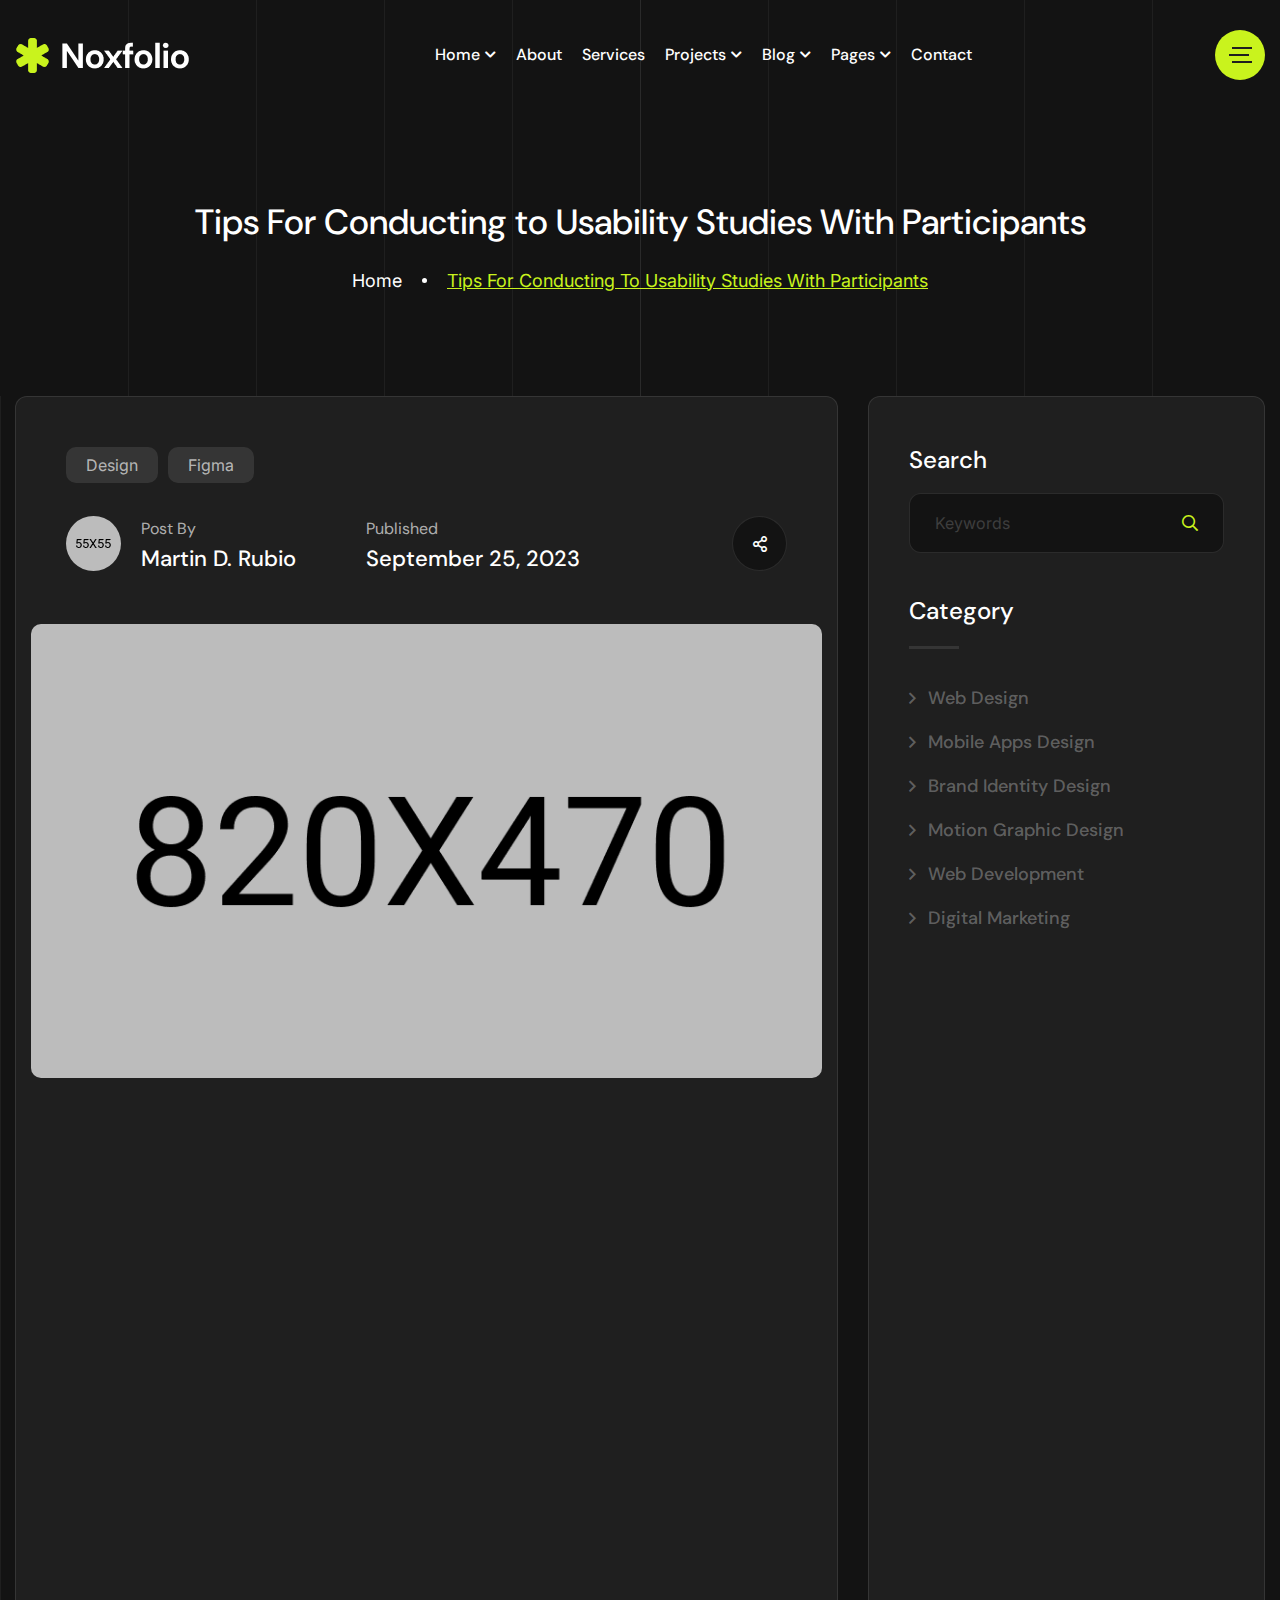
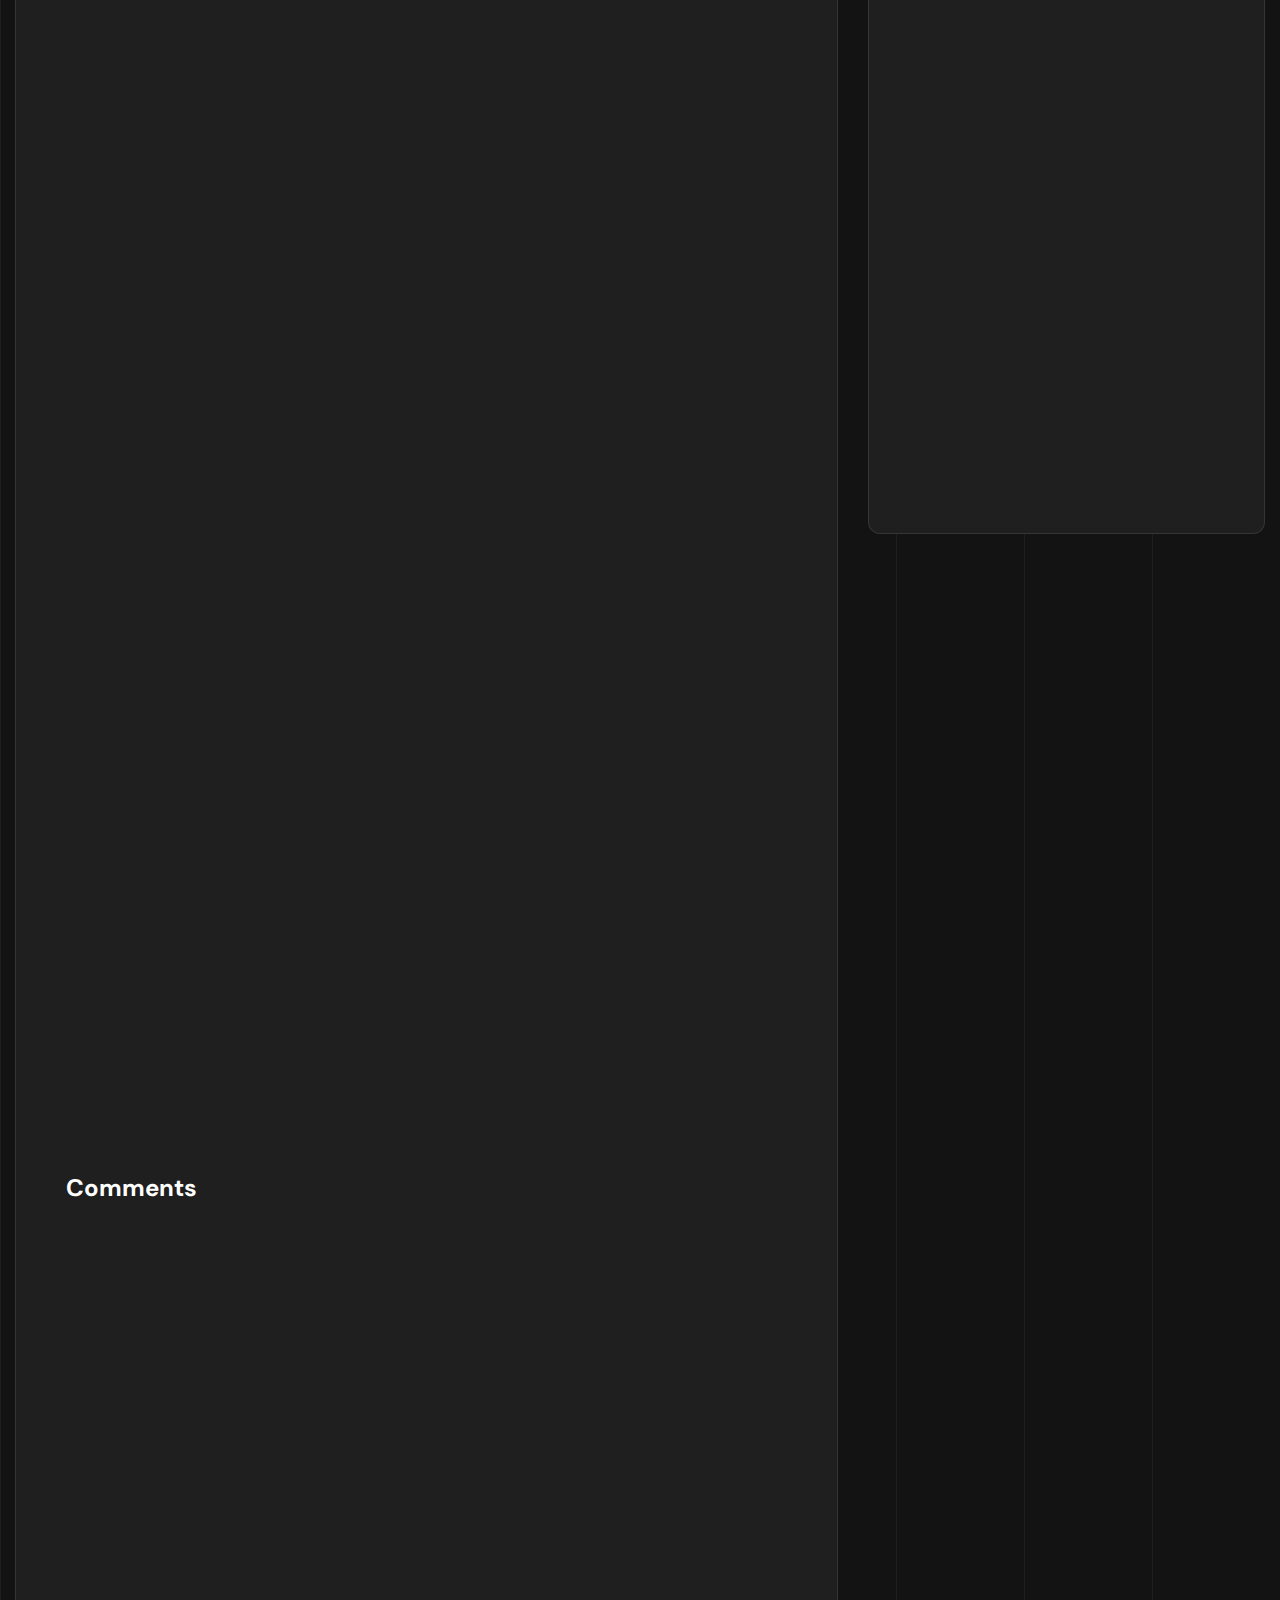
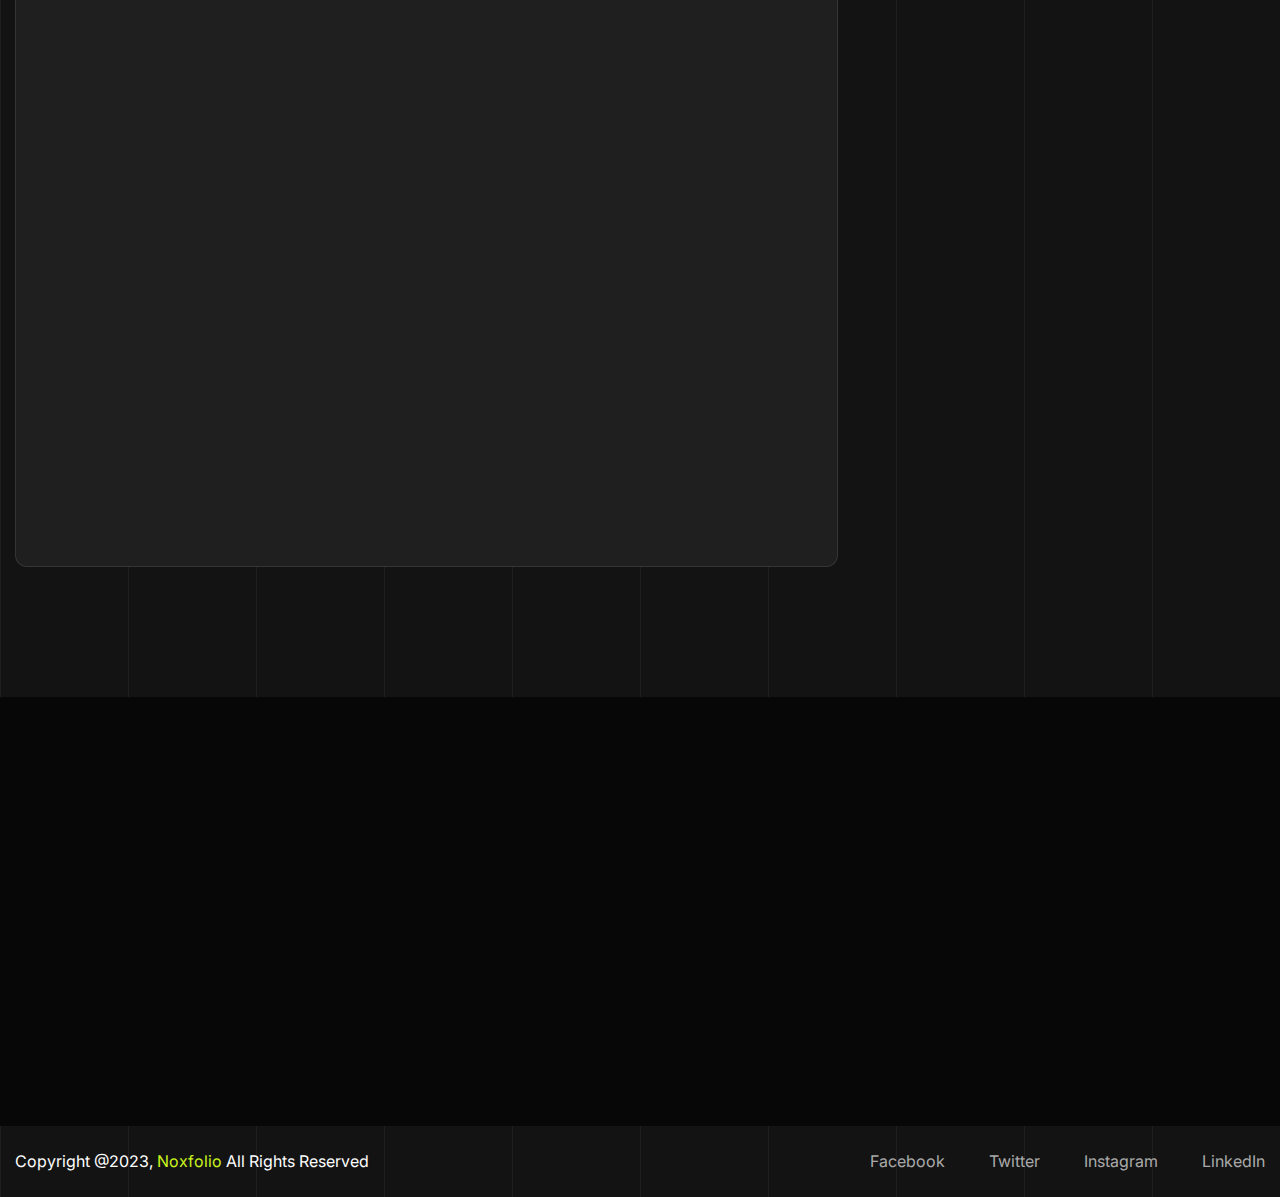
<file: blog-details.html>
<!DOCTYPE html>
<html lang="zxx">
<head>
    <!-- Required meta tags -->
    <meta charset="utf-8">
    <meta name="description" content="">
    <meta http-equiv="X-UA-Compatible" content="IE=edge">
    <meta name="viewport" content="width=device-width, initial-scale=1, shrink-to-fit=no">

    <!-- Title -->
    <title>Noxfolio - Personal Portfolio Resume HTML Template || Blog Details</title>
    <!-- Favicon Icon -->
    <link rel="shortcut icon" href="assets/images/favicon.png" type="image/x-icon">
    
    <!-- Flaticon -->
    <link rel="stylesheet" href="assets/css/flaticon.min.css">
    <!-- Font Awesome -->
    <link rel="stylesheet" href="assets/css/fontawesome-5.14.0.min.css">
    <!-- Bootstrap -->
    <link rel="stylesheet" href="assets/css/bootstrap.min.css">
    <!-- Nice Select -->
    <link rel="stylesheet" href="assets/css/nice-select.min.css">
    <!-- Animate -->
    <link rel="stylesheet" href="assets/css/animate.min.css">
    <!-- Slick -->
    <link rel="stylesheet" href="assets/css/slick.min.css">
    <!-- Main Style -->
    <link rel="stylesheet" href="assets/css/style.css">
    
</head>
<body class="home-one">
    <div class="page-wrapper">

        <!-- Preloader -->
        <div class="preloader"></div>

        <!-- main header -->
        <header class="main-header menu-absolute">
            <!--Header-Upper-->
            <div class="header-upper">
                <div class="container container-1620 clearfix">

                    <div class="header-inner rel d-flex align-items-center">
                        <div class="logo-outer">
                            <div class="logo"><a href="index.html"><img src="assets/images/logos/logo.png" alt="Logo" title="Logo"></a></div>
                        </div>

                        <div class="nav-outer clearfix mx-auto">
                            <!-- Main Menu -->
                            <nav class="main-menu navbar-expand-lg">
                                <div class="navbar-header">
                                   <div class="mobile-logo my-15">
                                       <a href="index.html">
                                            <img src="assets/images/logos/logo.png" alt="Logo" title="Logo">
                                       </a>
                                   </div>
                                   
                                    <!-- Toggle Button -->
                                    <button type="button" class="navbar-toggle me-4" data-bs-toggle="collapse" data-bs-target=".navbar-collapse">
                                        <span class="icon-bar"></span>
                                        <span class="icon-bar"></span>
                                        <span class="icon-bar"></span>
                                    </button>
                                </div>

                                <div class="navbar-collapse collapse clearfix">
                                    <ul class="navigation clearfix">
                                        <li class="dropdown"><a href="#">Home</a>
                                            <ul>
                                                <li><a href="index.html">MultiPage</a></li>
                                                <li><a href="indexonepage.html">OnePage</a></li>
                                            </ul>
                                        </li>
                                        <li><a href="about.html">about</a></li>
                                        <li><a href="services.html">services</a></li>
                                        <li class="dropdown"><a href="#">projects</a>
                                            <ul>
                                                <li><a href="projects.html">project Grid</a></li>
                                                <li><a href="projects-masonry.html">projects masonry</a></li>
                                                <li><a href="project-details.html">projects details</a></li>
                                            </ul>
                                        </li>
                                        <li class="dropdown"><a href="#">blog</a>
                                            <ul>
                                                <li><a href="blog.html">blog standard</a></li>
                                                <li><a href="blog-details.html">blog details</a></li>
                                            </ul>
                                        </li>
                                        <li class="dropdown"><a href="#">pages</a>
                                            <ul>
                                                <li><a href="404.html">Error Page</a></li>
                                            </ul>
                                        </li>
                                        <li><a href="contact.html">Contact</a></li>
                                    </ul>
                                </div>

                            </nav>
                            <!-- Main Menu End-->
                        </div>
                        
                        <!-- Menu Button -->
                        <div class="menu-btns">
                            <!-- menu sidbar -->
                            <div class="menu-sidebar">
                                <button>
                                    <img src="assets/images/shape/sidebar-tottler.svg" alt="Toggler">
                                </button>
                            </div>
                        </div>
                    </div>
                </div>
            </div>
            <!--End Header Upper-->
        </header>
       
       
        <!--Form Back Drop-->
        <div class="form-back-drop"></div>
        
        <!-- Hidden Sidebar -->
        <section class="hidden-bar">
            <div class="inner-box text-center">
                <div class="cross-icon"><span class="fa fa-times"></span></div>
                <div class="title">
                    <h4>Get Appointment</h4>
                </div>

                <!--Appointment Form-->
                <div class="appointment-form">
                    <form method="post" action="contact.html">
                        <div class="form-group">
                            <input type="text" name="text" value="" placeholder="Name" required>
                        </div>
                        <div class="form-group">
                            <input type="email" name="email" value="" placeholder="Email Address" required>
                        </div>
                        <div class="form-group">
                            <textarea placeholder="Message" rows="5"></textarea>
                        </div>
                        <div class="form-group">
                            <button type="submit" class="theme-btn">Submit now</button>
                        </div>
                    </form>
                </div>

                <!--Social Icons-->
                <div class="social-style-one">
                    <a href="#"><i class="fab fa-twitter"></i></a>
                    <a href="#"><i class="fab fa-facebook-f"></i></a>
                    <a href="#"><i class="fab fa-instagram"></i></a>
                    <a href="#"><i class="fab fa-pinterest-p"></i></a>
                </div>
            </div>
        </section>
        <!--End Hidden Sidebar -->
       
        
        <!-- Page Banner Start -->
        <section class="page-banner-area pt-200 rpt-140 pb-100 rpb-60 rel z-1 text-center">
            <div class="container">
                <div class="banner-inner text-white">
                    <h3 class="page-title wow fadeInUp delay-0-2s"> Tips For Conducting to Usability Studies With Participants</h3>
                    <nav aria-label="breadcrumb">
                        <ol class="breadcrumb justify-content-center wow fadeInUp delay-0-4s">
                            <li class="breadcrumb-item"><a href="index.html">Home</a></li>
                            <li class="breadcrumb-item active"> Tips For Conducting to Usability Studies With Participants</li>
                        </ol>
                    </nav>
                </div>
            </div>
            <div class="bg-lines">
               <span></span><span></span>
               <span></span><span></span>
               <span></span><span></span>
               <span></span><span></span>
               <span></span><span></span>
            </div>
        </section>
        <!-- Page Banner End -->
        
        
        <!-- Blog Details Area start -->
        <section class="blog-details-area pb-70 rpb-40 pb-130 rpb-100 rel z-1">
            <div class="container">
                <div class="row">
                    <div class="col-lg-8">
                        <div class="blog-details-wrap">
                            <div class="content mt-35">
                                <div class="blog-meta mb-30 wow fadeInUp delay-0-2s">
                                    <a class="tag" href="blog.html">Design</a>
                                    <a class="tag" href="blog.html">Figma</a>
                                </div>
                                <div class="author-date-share mb-40 wow fadeInUp delay-0-4s">
                                    <div class="author">
                                        <img src="assets/images/blog/author.jpg" alt="Author">
                                    </div>
                                    <div class="text">
                                        <span>Post By</span>
                                        <h5>Martin D. Rubio</h5>
                                    </div>
                                    <div class="text">
                                        <span>Published</span>
                                        <h5>September 25, 2023</h5>
                                    </div>
                                    <a href="#" class="details-btn"><i class="far fa-share-alt"></i></a>
                                </div>
                            </div>
                            <div class="image mb-35 wow fadeInUp delay-0-5s">
                                <img src="assets/images/blog/blog-details.jpg" alt="Blog Details">
                            </div>
                            <div class="content wow fadeInUp delay-0-2s">
                                <p class="big-letter">sSed ut perspiciatis unde omnis iste natus error sit voluptatem accusantium doloremque laudantium totam rem aperiam eaque ipsa quae abillo inventore veritatis</p>
                                <p>beatae vitae dicta sunt explicabo. Nemo enim ipsam voluptatem quia voluptas sit aspernatur aut odit aut fugit, sed quia consequuntur magni dolores eos qui ratione voluptatem sequi nesciunt. Neque porro quisquam est, qui dolorem ipsum quia dolor sit amet, consectetur, adipisci velit, sed quia non numquam eius modi tempora incidunt ut labore et dolore magnam aliquam quaerat voluptatem. Ut enim ad minima veniam, quis nostrum exercitationem ullam corporis suscipit laboriosam, nisi ut aliquid ex ea commodi consequature</p>
                                <blockquote>
                                    Handling Mounting And Unmounting Of Given Navigation Routes In React Native
                                    <span class="blockquote-footer">Johnny M. Martin</span>
                                </blockquote>
                            </div>
                            <div class="row gap-20">
                                <div class="col-md-6">
                                    <div class="image mb-20 wow fadeInUp delay-0-2s">
                                        <img src="assets/images/blog/blog-middle1.jpg" alt="Blog Middle">
                                    </div>
                                </div>
                                <div class="col-md-6">
                                    <div class="image mb-20 wow fadeInUp delay-0-4s">
                                        <img src="assets/images/blog/blog-middle2.jpg" alt="Blog Middle">
                                    </div>
                                </div>
                            </div>
                            <div class="content mt-30 wow fadeInUp delay-0-2s">
                                <h4>Get Your Service to Improve Business</h4>
                                <p>Neque porro quisquam est, qui dolorem ipsum quia dolor sit amet, consectetur, adipisci velit, sed quia non numquam eius modi tempora incidunt ut labore et dolore magnam aliquam quaerat voluptatem. Ut enim ad minima veniam, quis nostrum exercitationem ullam</p>
                                <div class="tag-share mt-45 py-30 wow fadeInUp delay-0-2s">
                                    <div class="item">
                                        <b>Tags</b>
                                        <div class="tag-coulds">
                                            <a href="blog.html">Design</a>
                                            <a href="blog.html">Figma</a>
                                            <a href="blog.html">Apps</a>
                                        </div>
                                    </div>
                                    <div class="item">
                                        <b>Share</b>
                                        <div class="social-style-one">
                                            <a href="#"><i class="fab fa-facebook-f"></i></a>
                                            <a href="#"><i class="fab fa-twitter"></i></a>
                                            <a href="#"><i class="fab fa-linkedin-in"></i></a>
                                            <a href="#"><i class="fab fa-instagram"></i></a>
                                        </div>
                                    </div>
                                </div>
                            </div>
                            <div class="admin-comment mt-50 wow fadeInUp delay-0-2s">
                                <div class="comment-body">
                                    <div class="author-thumb">
                                        <img src="assets/images/blog/admin-author.jpg" alt="Author">
                                    </div>
                                    <div class="content">
                                        <h5>Richard M. Fudge</h5>
                                        <p>We denounce with righteous indignation and dislike men beguiled and demoralized by the charms of pleasure of the moment</p>
                                        <div class="social-style-two mt-5">
                                            <a href="contact.html"><i class="fab fa-facebook-f"></i></a>
                                            <a href="contact.html"><i class="fab fa-twitter"></i></a>
                                            <a href="contact.html"><i class="fab fa-linkedin-in"></i></a>
                                            <a href="contact.html"><i class="fab fa-instagram"></i></a>
                                        </div>
                                    </div>
                                </div>
                            </div>
                            <div class="content">
                                <div class="next-prev-post pt-50 pb-20 wow fadeInUp delay-0-2s">
                                    <div class="post-item">
                                        <div class="image">
                                            <img src="assets/images/blog/post-prev.jpg" alt="Post">
                                        </div>
                                        <div class="post-content">
                                            <span class="date">
                                                <i class="far fa-calendar-alt"></i>
                                                <a href="#">Sep 25, 2023</a>
                                            </span>
                                            <h6><a href="blog-details.html">Tips For Conducting Studie</a></h6>
                                        </div>
                                    </div>
                                    <div class="post-item">
                                        <div class="image">
                                            <img src="assets/images/blog/post-next.jpg" alt="Post">
                                        </div>
                                        <div class="post-content">
                                            <span class="date">
                                                <i class="far fa-calendar-alt"></i>
                                                <a href="#">Sep 25, 2023</a>
                                            </span>
                                            <h6><a href="blog-details.html">Usability With Participants</a></h6>
                                        </div>
                                    </div>
                                </div>
                            </div>
                            <div class="content mt-65">
                                <h3 class="comment-title">Comments</h3>
                                <div class="comment-body wow fadeInUp delay-0-2s">
                                    <div class="author-thumb">
                                        <img src="assets/images/blog/comment-author1.jpg" alt="Author">
                                    </div>
                                    <div class="content">
                                        <ul class="blog-meta">
                                            <li>
                                                <h6>William L. Jackson</h6>
                                            </li>
                                            <li>
                                                <a href="#">May 25, 2023</a>
                                            </li>
                                        </ul>
                                        <p>Quis autem vel eum iure reprehenderit qui in ea voluptate velit esse molestiae consequatur qui dolorem eum fugiat voluptas</p>
                                        <a class="read-more" href="#">Reply <i class="far fa-angle-right"></i></a>
                                    </div>
                                </div>
                                <div class="comment-body comment-child wow fadeInUp delay-0-2s">
                                    <div class="author-thumb">
                                        <img src="assets/images/blog/comment-author2.jpg" alt="Author">
                                    </div>
                                    <div class="content">
                                        <ul class="blog-meta">
                                            <li>
                                                <h6>James M. Stovall</h6>
                                            </li>
                                            <li>
                                                <a href="#">May 25, 2023</a>
                                            </li>
                                        </ul>
                                        <p>At vero eoset accusamus dignissimos ducimus blanditiis sapiente praesentium voluptatum deleniti atque</p>
                                        <a class="read-more" href="#">Reply <i class="far fa-angle-right"></i></a>
                                    </div>
                                </div>
                            </div>
                            <div class="content">
                                <form id="comment-form" class="comment-form form-style-one pt-65 pb-55 mt-55 wow fadeInUp delay-0-2s" name="comment-form" action="#" method="post">
                                    <h5>Leave a Reply</h5>
                                    <div class="row mt-30">
                                        <div class="col-md-6">
                                            <div class="form-group">
                                                <input type="text" id="full-name" name="full-name" class="form-control" value="" placeholder="Full Name" required="">
                                                <label for="full-name" class="for-icon"><i class="far fa-user"></i></label>
                                            </div>
                                        </div>
                                        <div class="col-md-6">
                                            <div class="form-group">
                                                <input type="email" id="email-address" name="email-address" class="form-control" value="" placeholder="Email Address" required="">
                                                <label for="email-address" class="for-icon"><i class="far fa-envelope"></i></label>
                                            </div>
                                        </div>
                                        <div class="col-md-12">
                                            <div class="form-group">
                                                <label for="message">Message</label>
                                                <textarea name="message" id="message" class="form-control" rows="4" placeholder="write message" required=""></textarea>
                                            </div>
                                        </div>
                                        <div class="col-md-12">
                                            <div class="form-group mb-0">
                                                <button type="submit" class="theme-btn">Leave A Reply <i class="far fa-angle-right"></i></button>
                                            </div>
                                        </div>
                                    </div>
                                </form>
                            </div>
                        </div>
                    </div>
                    <div class="col-lg-4">
                        <div class="main-sidebar rmt-65">
                            <div class="widget widget-search wow fadeInUp delay-0-2s">
                                <h4 class="widget-title">Search</h4>
                                <form action="#" class="default-search-form">
                                    <input type="text" placeholder="Keywords" required>
                                    <button type="submit" class="searchbutton far fa-search"></button>
                                </form>
                            </div>
                            <div class="widget widget-category wow fadeInUp delay-0-4s">
                                <h4 class="widget-title">Category</h4>
                                <ul>
                                    <li><i class="far fa-angle-right"></i> <a href="blog.html">Web Design</a></li>
                                    <li><i class="far fa-angle-right"></i> <a href="blog.html">Mobile Apps Design</a></li>
                                    <li><i class="far fa-angle-right"></i> <a href="blog.html">Brand Identity Design</a></li>
                                    <li><i class="far fa-angle-right"></i> <a href="blog.html">Motion Graphic Design</a></li>
                                    <li><i class="far fa-angle-right"></i> <a href="blog.html">Web Development</a></li>
                                    <li><i class="far fa-angle-right"></i> <a href="blog.html">Digital Marketing</a></li>
                                </ul>
                            </div>
                            <div class="widget widget-recent-news wow fadeInUp delay-0-2s">
                                <h4 class="widget-title">Latest News</h4>
                                <ul>
                                    <li>
                                        <div class="image">
                                            <img src="assets/images/widgets/news1.jpg" alt="News">
                                        </div>
                                        <div class="content">
                                            <div class="blog-meta mb-5">
                                                <a class="date" href="#"><i class="far fa-calendar-alt"></i> Sep 25, 2023</a>
                                            </div>
                                            <h5><a href="blog-details.html">Tips For Conducting Studie</a></h5>
                                        </div>
                                    </li>
                                    <li>
                                        <div class="image">
                                            <img src="assets/images/widgets/news2.jpg" alt="News">
                                        </div>
                                        <div class="content">
                                            <div class="blog-meta mb-5">
                                                <a class="date" href="#"><i class="far fa-calendar-alt"></i> Sep 25, 2023</a>
                                            </div>
                                            <h5><a href="blog-details.html">Usability With Participants</a></h5>
                                        </div>
                                    </li>
                                    <li>
                                        <div class="image">
                                            <img src="assets/images/widgets/news3.jpg" alt="News">
                                        </div>
                                        <div class="content">
                                            <div class="blog-meta mb-5">
                                                <a class="date" href="#"><i class="far fa-calendar-alt"></i> Sep 25, 2023</a>
                                            </div>
                                            <h5><a href="blog-details.html">Online Environment Work</a></h5>
                                        </div>
                                    </li>
                                </ul>
                            </div>
                            <div class="widget widget-tag-cloud wow fadeInUp delay-0-2s">
                                <h4 class="widget-title">Popular Tags</h4>
                                <div class="tag-coulds">
                                    <a href="blog.html">Design</a>
                                    <a href="blog.html">Figma</a>
                                    <a href="blog.html">Apps</a>
                                    <a href="blog.html">Branding</a>
                                    <a href="blog.html">Development</a>
                                    <a href="blog.html">Digital</a>
                                    <a href="blog.html">Mobile Apps</a>
                                </div>
                            </div>
                            <div class="widget widget-cta wow fadeInUp delay-0-2s">
                                <div class="cta-widget" style="background-image: url(assets/images/widgets/widget-cta.jpg);">
                                    <span class="sub-title">Get A Quote</span>
                                    <h4>Looking For Creative Web Designer</h4>
                                    <a href="contact.html" class="theme-btn">Hire Me <i class="far fa-angle-right"></i></a>
                                </div>
                            </div>
                        </div>
                    </div>
                </div>
            </div>
            <div class="bg-lines">
               <span></span><span></span>
               <span></span><span></span>
               <span></span><span></span>
               <span></span><span></span>
               <span></span><span></span>
            </div>
        </section>
        <!-- Blog Details Area end -->
        
        
        <!-- footer area start -->
        <footer class="main-footer rel z-1">
            <div class="footer-top-wrap bgc-black pt-100 pb-75">
                <div class="container">
                    <div class="row">
                        <div class="col-lg-2 col-md-12">
                            <div class="footer-widget widget_logo wow fadeInUp delay-0-2s">
                                <div class="footer-logo">
                                    <a href="index.html"><img src="assets/images/logos/logo.png" alt="Logo"></a>
                                </div>
                            </div>
                        </div>
                        <div class="col-lg-7 col-md-7">
                            <div class="footer-widget widget_nav_menu wow fadeInUp delay-0-4s">
                                <h6 class="footer-title">Quick Link</h6>
                                <ul>
                                    <li><a href="services.html">Service</a></li>
                                    <li><a href="projects.html">Projects</a></li>
                                    <li><a href="services.html#pricing">Pricing</a></li>
                                    <li><a href="about.html#faqs">Faqs</a></li>
                                    <li><a href="contact.html">Contact</a></li>
                                </ul>
                            </div>
                            <div class="footer-widget widget_newsletter wow fadeInUp delay-0-4s">
                                <form action="#">
                                    <label for="email"><i class="far fa-envelope"></i></label>
                                    <input id="email" type="email" placeholder="Email Address" required>
                                    <button>Sign Up <i class="far fa-angle-right"></i></button>
                                </form>
                            </div>
                        </div>
                        <div class="col-lg-3 col-md-5">
                            <div class="footer-widget widget_contact_info wow fadeInUp delay-0-6s">
                                <h6 class="footer-title">Address</h6>
                                <ul>
                                    <li><i class="far fa-map-marker-alt"></i> 55 Main Street, 2nd block, New York City</li>
                                    <li><i class="far fa-envelope"></i> <a href="mailto:support@gmail.com">support@gmail.com</a></li>
                                    <li><i class="far fa-phone"></i> <a href="callto:+880(123)45688">+880 (123) 456 88</a></li>
                                </ul>
                            </div>
                        </div>
                    </div>
                </div>
            </div>
            <div class="footer-bottom pt-20 pb-5 rpt-25">
                <div class="container">
                   <div class="row">
                       <div class="col-lg-6">
                            <div class="copyright-text">
                                <p>Copyright @2023, <a href="index.html">Noxfolio</a> All Rights Reserved</p>
                            </div>
                       </div>
                       <div class="col-lg-6 text-lg-end">
                           <ul class="footer-bottom-nav">
                               <li><a href="#">Facebook</a></li>
                               <li><a href="#">Twitter</a></li>
                               <li><a href="#">Instagram</a></li>
                               <li><a href="#">LinkedIn</a></li>
                           </ul>
                       </div>
                   </div>
                   <!-- Scroll Top Button -->
                    <button class="scroll-top scroll-to-target" data-target="html"><span class="fas fa-angle-double-up"></span></button>
                </div>
                <div class="bg-lines">
                   <span></span><span></span>
                   <span></span><span></span>
                   <span></span><span></span>
                   <span></span><span></span>
                   <span></span><span></span>
                </div>
            </div>
        </footer>
        <!-- footer area end -->

    </div>
    <!--End pagewrapper-->
   
    
    <!-- Jquery -->
    <script src="assets/js/jquery-3.6.0.min.js"></script>
    <!-- Bootstrap -->
    <script src="assets/js/bootstrap.min.js"></script>
    <!-- Appear Js -->
    <script src="assets/js/appear.min.js"></script>
    <!-- Slick -->
    <script src="assets/js/slick.min.js"></script>
    <!-- Nice Select -->
    <script src="assets/js/jquery.nice-select.min.js"></script>
    <!-- Image Loader -->
    <script src="assets/js/imagesloaded.pkgd.min.js"></script>
    <!-- Isotope -->
    <script src="assets/js/isotope.pkgd.min.js"></script>
    <!--  WOW Animation -->
    <script src="assets/js/wow.min.js"></script>
    <!-- Custom script -->
    <script src="assets/js/script.js"></script>

</body>
</html>
</file>
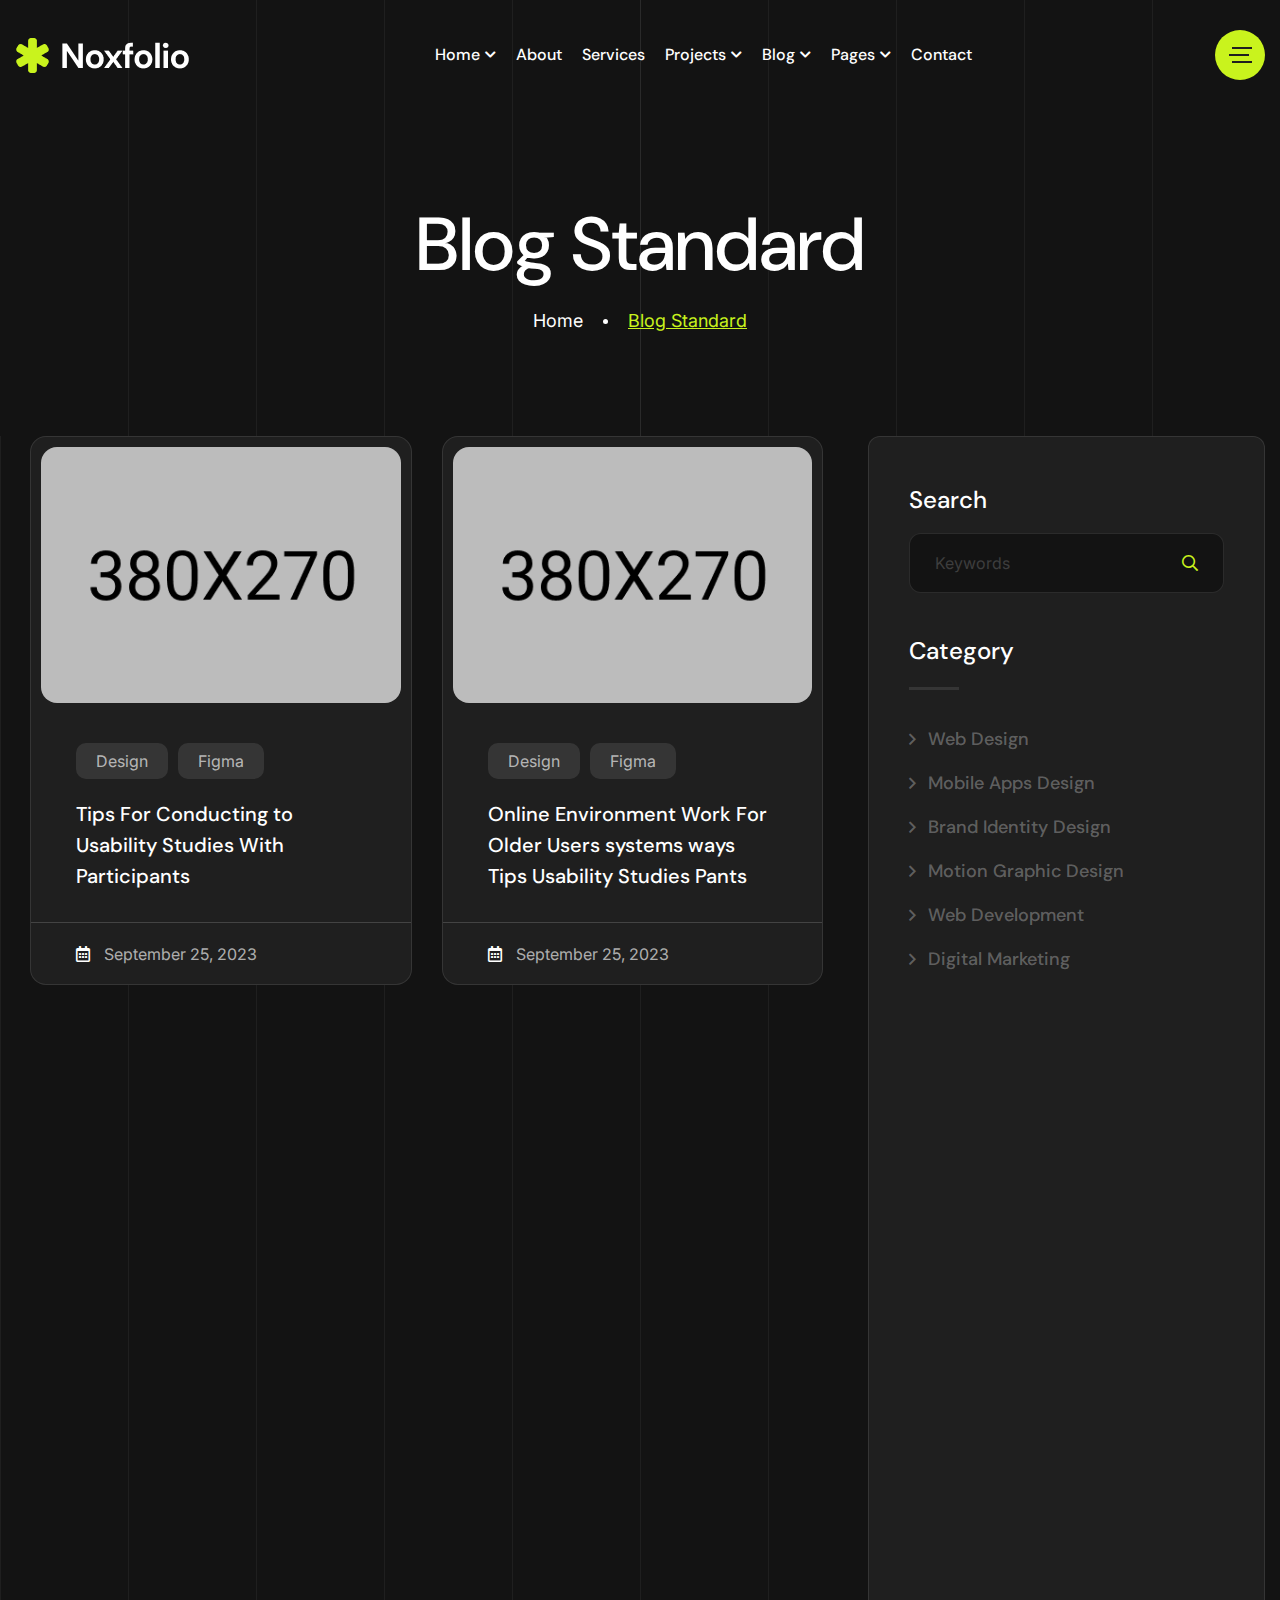
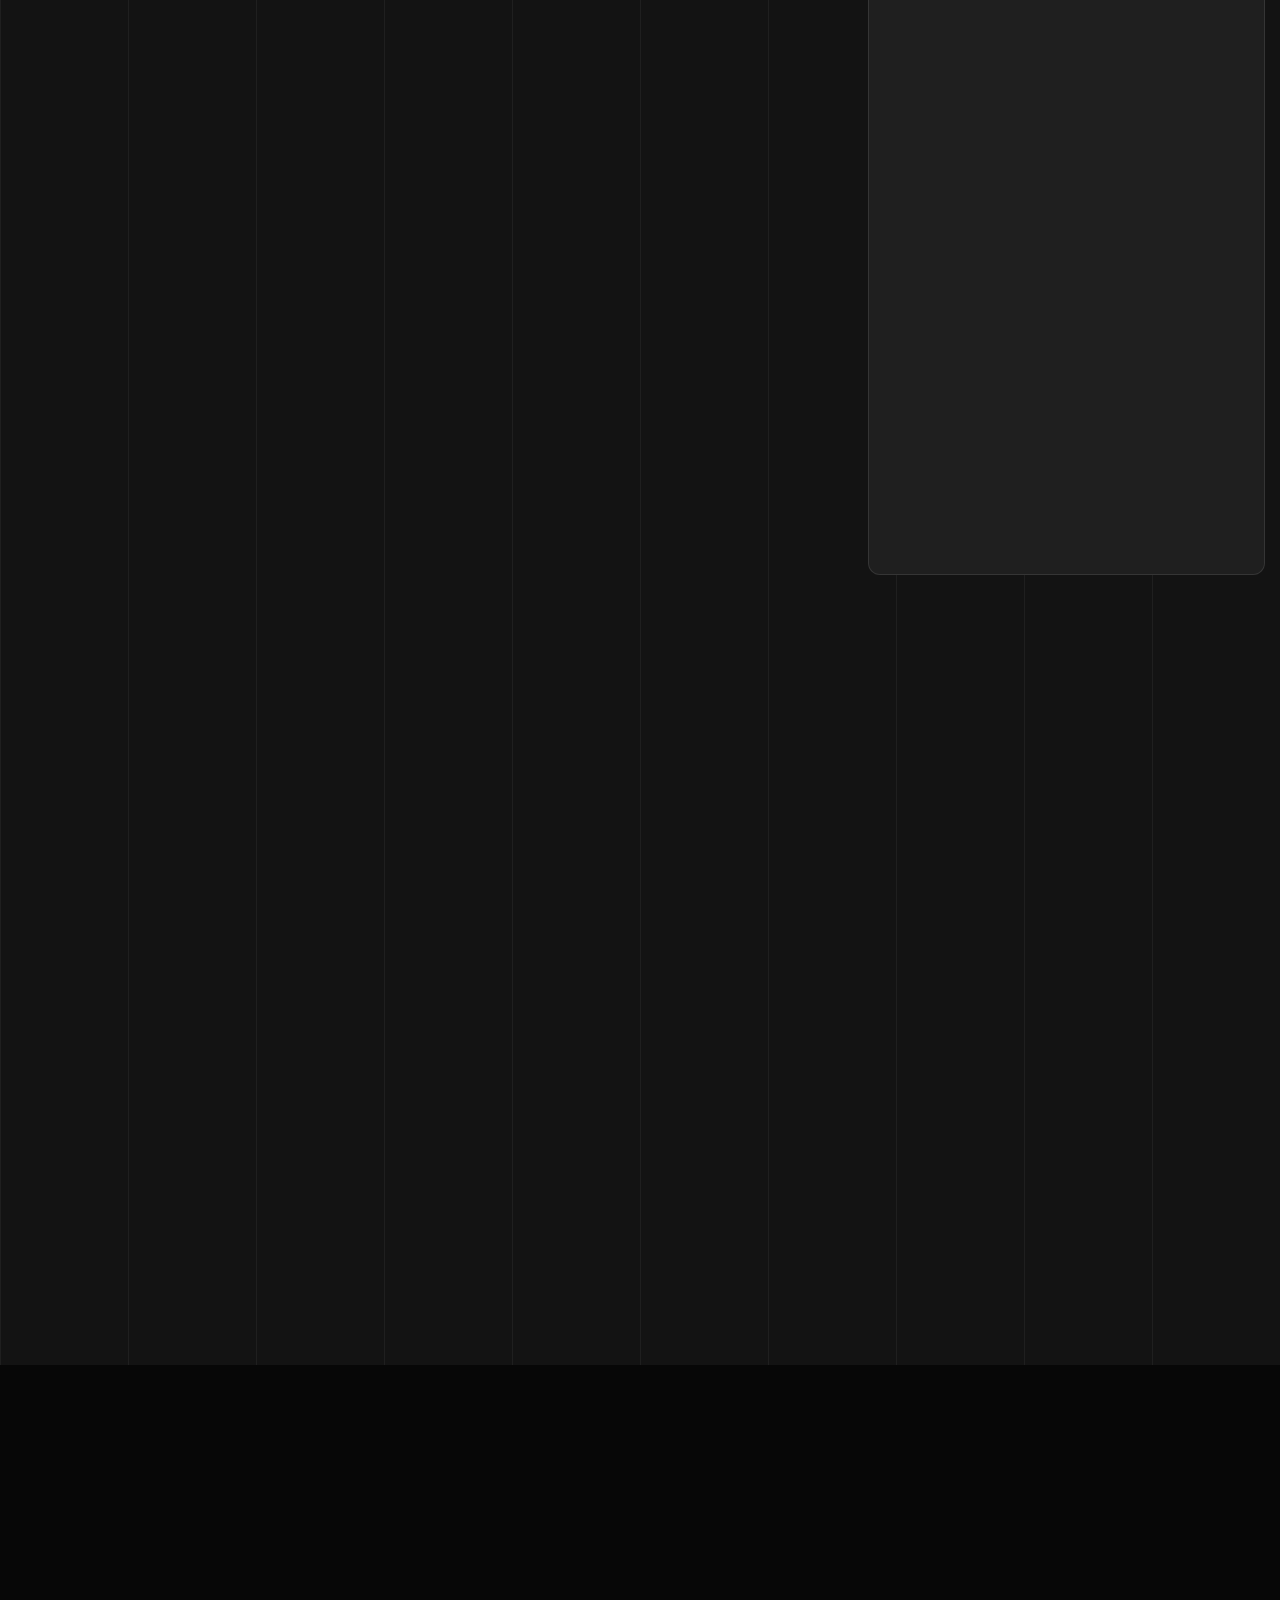
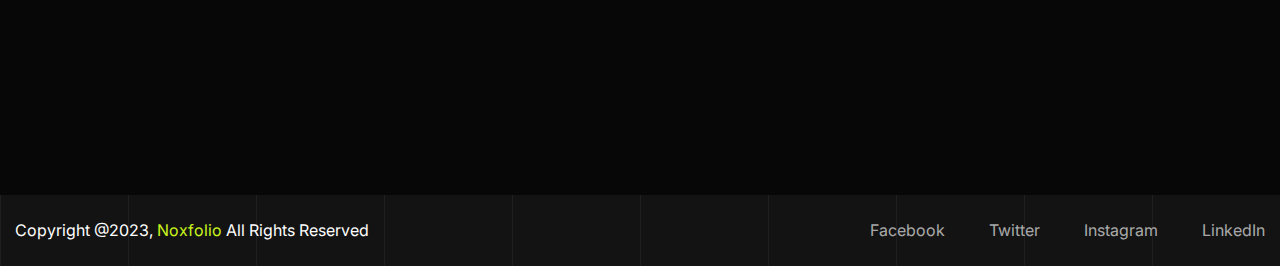
<file: blog.html>
<!DOCTYPE html>
<html lang="zxx">
<head>
    <!-- Required meta tags -->
    <meta charset="utf-8">
    <meta name="description" content="">
    <meta http-equiv="X-UA-Compatible" content="IE=edge">
    <meta name="viewport" content="width=device-width, initial-scale=1, shrink-to-fit=no">

    <!-- Title -->
    <title>Noxfolio - Personal Portfolio Resume HTML Template || Blog Standard</title>
    <!-- Favicon Icon -->
    <link rel="shortcut icon" href="assets/images/favicon.png" type="image/x-icon">
    
    <!-- Flaticon -->
    <link rel="stylesheet" href="assets/css/flaticon.min.css">
    <!-- Font Awesome -->
    <link rel="stylesheet" href="assets/css/fontawesome-5.14.0.min.css">
    <!-- Bootstrap -->
    <link rel="stylesheet" href="assets/css/bootstrap.min.css">
    <!-- Nice Select -->
    <link rel="stylesheet" href="assets/css/nice-select.min.css">
    <!-- Animate -->
    <link rel="stylesheet" href="assets/css/animate.min.css">
    <!-- Slick -->
    <link rel="stylesheet" href="assets/css/slick.min.css">
    <!-- Main Style -->
    <link rel="stylesheet" href="assets/css/style.css">
    
</head>
<body class="home-one">
    <div class="page-wrapper">

        <!-- Preloader -->
        <div class="preloader"></div>

        <!-- main header -->
        <header class="main-header menu-absolute">
            <!--Header-Upper-->
            <div class="header-upper">
                <div class="container container-1620 clearfix">

                    <div class="header-inner rel d-flex align-items-center">
                        <div class="logo-outer">
                            <div class="logo"><a href="index.html"><img src="assets/images/logos/logo.png" alt="Logo" title="Logo"></a></div>
                        </div>

                        <div class="nav-outer clearfix mx-auto">
                            <!-- Main Menu -->
                            <nav class="main-menu navbar-expand-lg">
                                <div class="navbar-header">
                                   <div class="mobile-logo my-15">
                                       <a href="index.html">
                                            <img src="assets/images/logos/logo.png" alt="Logo" title="Logo">
                                       </a>
                                   </div>
                                   
                                    <!-- Toggle Button -->
                                    <button type="button" class="navbar-toggle me-4" data-bs-toggle="collapse" data-bs-target=".navbar-collapse">
                                        <span class="icon-bar"></span>
                                        <span class="icon-bar"></span>
                                        <span class="icon-bar"></span>
                                    </button>
                                </div>

                                <div class="navbar-collapse collapse clearfix">
                                    <ul class="navigation clearfix">
                                        <li class="dropdown"><a href="#">Home</a>
                                            <ul>
                                                <li><a href="index.html">MultiPage</a></li>
                                                <li><a href="indexonepage.html">OnePage</a></li>
                                            </ul>
                                        </li>
                                        <li><a href="about.html">about</a></li>
                                        <li><a href="services.html">services</a></li>
                                        <li class="dropdown"><a href="#">projects</a>
                                            <ul>
                                                <li><a href="projects.html">project Grid</a></li>
                                                <li><a href="projects-masonry.html">projects masonry</a></li>
                                                <li><a href="project-details.html">projects details</a></li>
                                            </ul>
                                        </li>
                                        <li class="dropdown"><a href="#">blog</a>
                                            <ul>
                                                <li><a href="blog.html">blog standard</a></li>
                                                <li><a href="blog-details.html">blog details</a></li>
                                            </ul>
                                        </li>
                                        <li class="dropdown"><a href="#">pages</a>
                                            <ul>
                                                <li><a href="404.html">Error Page</a></li>
                                            </ul>
                                        </li>
                                        <li><a href="contact.html">Contact</a></li>
                                    </ul>
                                </div>

                            </nav>
                            <!-- Main Menu End-->
                        </div>
                        
                        <!-- Menu Button -->
                        <div class="menu-btns">
                            <!-- menu sidbar -->
                            <div class="menu-sidebar">
                                <button>
                                    <img src="assets/images/shape/sidebar-tottler.svg" alt="Toggler">
                                </button>
                            </div>
                        </div>
                    </div>
                </div>
            </div>
            <!--End Header Upper-->
        </header>
       
       
        <!--Form Back Drop-->
        <div class="form-back-drop"></div>
        
        <!-- Hidden Sidebar -->
        <section class="hidden-bar">
            <div class="inner-box text-center">
                <div class="cross-icon"><span class="fa fa-times"></span></div>
                <div class="title">
                    <h4>Get Appointment</h4>
                </div>

                <!--Appointment Form-->
                <div class="appointment-form">
                    <form method="post" action="contact.html">
                        <div class="form-group">
                            <input type="text" name="text" value="" placeholder="Name" required>
                        </div>
                        <div class="form-group">
                            <input type="email" name="email" value="" placeholder="Email Address" required>
                        </div>
                        <div class="form-group">
                            <textarea placeholder="Message" rows="5"></textarea>
                        </div>
                        <div class="form-group">
                            <button type="submit" class="theme-btn">Submit now</button>
                        </div>
                    </form>
                </div>

                <!--Social Icons-->
                <div class="social-style-one">
                    <a href="#"><i class="fab fa-twitter"></i></a>
                    <a href="#"><i class="fab fa-facebook-f"></i></a>
                    <a href="#"><i class="fab fa-instagram"></i></a>
                    <a href="#"><i class="fab fa-pinterest-p"></i></a>
                </div>
            </div>
        </section>
        <!--End Hidden Sidebar -->
       
        
        <!-- Page Banner Start -->
        <section class="page-banner-area pt-200 rpt-140 pb-100 rpb-60 rel z-1 text-center">
            <div class="container">
                <div class="banner-inner text-white">
                    <h1 class="page-title wow fadeInUp delay-0-2s"> Blog Standard</h1>
                    <nav aria-label="breadcrumb">
                        <ol class="breadcrumb justify-content-center wow fadeInUp delay-0-4s">
                            <li class="breadcrumb-item"><a href="index.html">Home</a></li>
                            <li class="breadcrumb-item active"> Blog Standard</li>
                        </ol>
                    </nav>
                </div>
            </div>
            <div class="bg-lines">
               <span></span><span></span>
               <span></span><span></span>
               <span></span><span></span>
               <span></span><span></span>
               <span></span><span></span>
            </div>
        </section>
        <!-- Page Banner End -->
        
        
        <!-- Blog Standard Area start -->
        <section class="blog-standard-area pb-70 rpb-40 pb-130 rpb-100 rel z-1">
            <div class="container">
                <div class="row">
                    <div class="col-lg-8">
                        <div class="blog-standard-wrap">
                            <div class="row">
                                <div class="col-md-6 item">
                                    <div class="blog-item style-two wow fadeInUp delay-0-2s">
                                        <div class="image">
                                            <img src="assets/images/blog/blog-standard1.jpg" alt="Blog Standard">
                                        </div>
                                        <div class="content">
                                            <div class="blog-meta mb-20">
                                                <a class="tag" href="blog.html">Design</a>
                                                <a class="tag" href="blog.html">Figma</a>
                                            </div>
                                            <h5><a href="blog-details.html">Tips For Conducting to Usability Studies With Participants</a></h5>
                                            <hr>
                                            <div class="blog-meta mb-5">
                                                <a class="date" href="#"><i class="far fa-calendar-alt"></i> September 25, 2023</a>
                                            </div>
                                        </div>
                                    </div>
                                </div>
                                <div class="col-md-6 item">
                                    <div class="blog-item style-two wow fadeInUp delay-0-4s">
                                        <div class="image">
                                            <img src="assets/images/blog/blog-standard2.jpg" alt="Blog Standard">
                                        </div>
                                        <div class="content">
                                            <div class="blog-meta mb-20">
                                                <a class="tag" href="blog.html">Design</a>
                                                <a class="tag" href="blog.html">Figma</a>
                                            </div>
                                            <h5><a href="blog-details.html">Online Environment Work For Older Users systems ways Tips Usability Studies Pants</a></h5>
                                            <hr>
                                            <div class="blog-meta mb-5">
                                                <a class="date" href="#"><i class="far fa-calendar-alt"></i> September 25, 2023</a>
                                            </div>
                                        </div>
                                    </div>
                                </div>
                                <div class="col-md-6 item">
                                    <div class="blog-item style-two wow fadeInUp delay-0-2s">
                                        <div class="image">
                                            <img src="assets/images/blog/blog-standard3.jpg" alt="Blog Standard">
                                        </div>
                                        <div class="content">
                                            <div class="blog-meta mb-20">
                                                <a class="tag" href="blog.html">Design</a>
                                                <a class="tag" href="blog.html">Figma</a>
                                            </div>
                                            <h5><a href="blog-details.html">Tips For Conducting to Usability Studies With Participants</a></h5>
                                            <hr>
                                            <div class="blog-meta mb-5">
                                                <a class="date" href="#"><i class="far fa-calendar-alt"></i> September 25, 2023</a>
                                            </div>
                                        </div>
                                    </div>
                                </div>
                                <div class="col-md-6 item">
                                    <div class="blog-item style-two wow fadeInUp delay-0-4s">
                                        <div class="image">
                                            <img src="assets/images/blog/blog-standard4.jpg" alt="Blog Standard">
                                        </div>
                                        <div class="content">
                                            <div class="blog-meta mb-20">
                                                <a class="tag" href="blog.html">Design</a>
                                                <a class="tag" href="blog.html">Figma</a>
                                            </div>
                                            <h5><a href="blog-details.html">Online Environment Work For Older Users systems ways Tips Usability Studies Pants</a></h5>
                                            <hr>
                                            <div class="blog-meta mb-5">
                                                <a class="date" href="#"><i class="far fa-calendar-alt"></i> September 25, 2023</a>
                                            </div>
                                        </div>
                                    </div>
                                </div>
                                <div class="col-md-6 item">
                                    <div class="blog-item style-two wow fadeInUp delay-0-2s">
                                        <div class="image">
                                            <img src="assets/images/blog/blog-standard5.jpg" alt="Blog Standard">
                                        </div>
                                        <div class="content">
                                            <div class="blog-meta mb-20">
                                                <a class="tag" href="blog.html">Design</a>
                                                <a class="tag" href="blog.html">Figma</a>
                                            </div>
                                            <h5><a href="blog-details.html">Tips For Conducting to Usability Studies With Participants</a></h5>
                                            <hr>
                                            <div class="blog-meta mb-5">
                                                <a class="date" href="#"><i class="far fa-calendar-alt"></i> September 25, 2023</a>
                                            </div>
                                        </div>
                                    </div>
                                </div>
                                <div class="col-md-6 item">
                                    <div class="blog-item style-two wow fadeInUp delay-0-4s">
                                        <div class="image">
                                            <img src="assets/images/blog/blog-standard6.jpg" alt="Blog Standard">
                                        </div>
                                        <div class="content">
                                            <div class="blog-meta mb-20">
                                                <a class="tag" href="blog.html">Design</a>
                                                <a class="tag" href="blog.html">Figma</a>
                                            </div>
                                            <h5><a href="blog-details.html">Online Environment Work For Older Users systems ways Tips Usability Studies Pants</a></h5>
                                            <hr>
                                            <div class="blog-meta mb-5">
                                                <a class="date" href="#"><i class="far fa-calendar-alt"></i> September 25, 2023</a>
                                            </div>
                                        </div>
                                    </div>
                                </div>
                                <div class="col-md-6 item">
                                    <div class="blog-item style-two wow fadeInUp delay-0-2s">
                                        <div class="image">
                                            <img src="assets/images/blog/blog-standard7.jpg" alt="Blog Standard">
                                        </div>
                                        <div class="content">
                                            <div class="blog-meta mb-20">
                                                <a class="tag" href="blog.html">Design</a>
                                                <a class="tag" href="blog.html">Figma</a>
                                            </div>
                                            <h5><a href="blog-details.html">Tips For Conducting to Usability Studies With Participants</a></h5>
                                            <hr>
                                            <div class="blog-meta mb-5">
                                                <a class="date" href="#"><i class="far fa-calendar-alt"></i> September 25, 2023</a>
                                            </div>
                                        </div>
                                    </div>
                                </div>
                                <div class="col-md-6 item">
                                    <div class="blog-item style-two wow fadeInUp delay-0-4s">
                                        <div class="image">
                                            <img src="assets/images/blog/blog-standard8.jpg" alt="Blog Standard">
                                        </div>
                                        <div class="content">
                                            <div class="blog-meta mb-20">
                                                <a class="tag" href="blog.html">Design</a>
                                                <a class="tag" href="blog.html">Figma</a>
                                            </div>
                                            <h5><a href="blog-details.html">Online Environment Work For Older Users systems ways Tips Usability Studies Pants</a></h5>
                                            <hr>
                                            <div class="blog-meta mb-5">
                                                <a class="date" href="#"><i class="far fa-calendar-alt"></i> September 25, 2023</a>
                                            </div>
                                        </div>
                                    </div>
                                </div>
                                <div class="col-md-6 item offset-md-6">
                                    <div class="news-more-btn text-center mt-35 wow fadeInUp delay-0-2s">
                                        <a href="blog.html" class="theme-btn">View More Projects <i class="far fa-angle-right"></i></a>
                                    </div>
                                </div>
                            </div>
                        </div>
                    </div>
                    <div class="col-lg-4">
                        <div class="main-sidebar rmt-65">
                            <div class="widget widget-search wow fadeInUp delay-0-2s">
                                <h4 class="widget-title">Search</h4>
                                <form action="#" class="default-search-form">
                                    <input type="text" placeholder="Keywords" required>
                                    <button type="submit" class="searchbutton far fa-search"></button>
                                </form>
                            </div>
                            <div class="widget widget-category wow fadeInUp delay-0-4s">
                                <h4 class="widget-title">Category</h4>
                                <ul>
                                    <li><i class="far fa-angle-right"></i> <a href="blog.html">Web Design</a></li>
                                    <li><i class="far fa-angle-right"></i> <a href="blog.html">Mobile Apps Design</a></li>
                                    <li><i class="far fa-angle-right"></i> <a href="blog.html">Brand Identity Design</a></li>
                                    <li><i class="far fa-angle-right"></i> <a href="blog.html">Motion Graphic Design</a></li>
                                    <li><i class="far fa-angle-right"></i> <a href="blog.html">Web Development</a></li>
                                    <li><i class="far fa-angle-right"></i> <a href="blog.html">Digital Marketing</a></li>
                                </ul>
                            </div>
                            <div class="widget widget-recent-news wow fadeInUp delay-0-2s">
                                <h4 class="widget-title">Latest News</h4>
                                <ul>
                                    <li>
                                        <div class="image">
                                            <img src="assets/images/widgets/news1.jpg" alt="News">
                                        </div>
                                        <div class="content">
                                            <div class="blog-meta mb-5">
                                                <a class="date" href="#"><i class="far fa-calendar-alt"></i> Sep 25, 2023</a>
                                            </div>
                                            <h5><a href="blog-details.html">Tips For Conducting Studie</a></h5>
                                        </div>
                                    </li>
                                    <li>
                                        <div class="image">
                                            <img src="assets/images/widgets/news2.jpg" alt="News">
                                        </div>
                                        <div class="content">
                                            <div class="blog-meta mb-5">
                                                <a class="date" href="#"><i class="far fa-calendar-alt"></i> Sep 25, 2023</a>
                                            </div>
                                            <h5><a href="blog-details.html">Usability With Participants</a></h5>
                                        </div>
                                    </li>
                                    <li>
                                        <div class="image">
                                            <img src="assets/images/widgets/news3.jpg" alt="News">
                                        </div>
                                        <div class="content">
                                            <div class="blog-meta mb-5">
                                                <a class="date" href="#"><i class="far fa-calendar-alt"></i> Sep 25, 2023</a>
                                            </div>
                                            <h5><a href="blog-details.html">Online Environment Work</a></h5>
                                        </div>
                                    </li>
                                </ul>
                            </div>
                            <div class="widget widget-tag-cloud wow fadeInUp delay-0-2s">
                                <h4 class="widget-title">Popular Tags</h4>
                                <div class="tag-coulds">
                                    <a href="blog.html">Design</a>
                                    <a href="blog.html">Figma</a>
                                    <a href="blog.html">Apps</a>
                                    <a href="blog.html">Branding</a>
                                    <a href="blog.html">Development</a>
                                    <a href="blog.html">Digital</a>
                                    <a href="blog.html">Mobile Apps</a>
                                </div>
                            </div>
                            <div class="widget widget-cta wow fadeInUp delay-0-2s">
                                <div class="cta-widget" style="background-image: url(assets/images/widgets/widget-cta.jpg);">
                                    <span class="sub-title">Get A Quote</span>
                                    <h4>Looking For Creative Web Designer</h4>
                                    <a href="contact.html" class="theme-btn">Hire Me <i class="far fa-angle-right"></i></a>
                                </div>
                            </div>
                        </div>
                    </div>
                </div>
            </div>
            <div class="bg-lines">
               <span></span><span></span>
               <span></span><span></span>
               <span></span><span></span>
               <span></span><span></span>
               <span></span><span></span>
            </div>
        </section>
        <!-- Blog Standard Area end -->
        
        
        <!-- footer area start -->
        <footer class="main-footer rel z-1">
            <div class="footer-top-wrap bgc-black pt-100 pb-75">
                <div class="container">
                    <div class="row">
                        <div class="col-lg-2 col-md-12">
                            <div class="footer-widget widget_logo wow fadeInUp delay-0-2s">
                                <div class="footer-logo">
                                    <a href="index.html"><img src="assets/images/logos/logo.png" alt="Logo"></a>
                                </div>
                            </div>
                        </div>
                        <div class="col-lg-7 col-md-7">
                            <div class="footer-widget widget_nav_menu wow fadeInUp delay-0-4s">
                                <h6 class="footer-title">Quick Link</h6>
                                <ul>
                                    <li><a href="services.html">Service</a></li>
                                    <li><a href="projects.html">Projects</a></li>
                                    <li><a href="services.html#pricing">Pricing</a></li>
                                    <li><a href="about.html#faqs">Faqs</a></li>
                                    <li><a href="contact.html">Contact</a></li>
                                </ul>
                            </div>
                            <div class="footer-widget widget_newsletter wow fadeInUp delay-0-4s">
                                <form action="#">
                                    <label for="email"><i class="far fa-envelope"></i></label>
                                    <input id="email" type="email" placeholder="Email Address" required>
                                    <button>Sign Up <i class="far fa-angle-right"></i></button>
                                </form>
                            </div>
                        </div>
                        <div class="col-lg-3 col-md-5">
                            <div class="footer-widget widget_contact_info wow fadeInUp delay-0-6s">
                                <h6 class="footer-title">Address</h6>
                                <ul>
                                    <li><i class="far fa-map-marker-alt"></i> 55 Main Street, 2nd block, New York City</li>
                                    <li><i class="far fa-envelope"></i> <a href="mailto:support@gmail.com">support@gmail.com</a></li>
                                    <li><i class="far fa-phone"></i> <a href="callto:+880(123)45688">+880 (123) 456 88</a></li>
                                </ul>
                            </div>
                        </div>
                    </div>
                </div>
            </div>
            <div class="footer-bottom pt-20 pb-5 rpt-25">
                <div class="container">
                   <div class="row">
                       <div class="col-lg-6">
                            <div class="copyright-text">
                                <p>Copyright @2023, <a href="index.html">Noxfolio</a> All Rights Reserved</p>
                            </div>
                       </div>
                       <div class="col-lg-6 text-lg-end">
                           <ul class="footer-bottom-nav">
                               <li><a href="#">Facebook</a></li>
                               <li><a href="#">Twitter</a></li>
                               <li><a href="#">Instagram</a></li>
                               <li><a href="#">LinkedIn</a></li>
                           </ul>
                       </div>
                   </div>
                   <!-- Scroll Top Button -->
                    <button class="scroll-top scroll-to-target" data-target="html"><span class="fas fa-angle-double-up"></span></button>
                </div>
                <div class="bg-lines">
                   <span></span><span></span>
                   <span></span><span></span>
                   <span></span><span></span>
                   <span></span><span></span>
                   <span></span><span></span>
                </div>
            </div>
        </footer>
        <!-- footer area end -->

    </div>
    <!--End pagewrapper-->
   
    
    <!-- Jquery -->
    <script src="assets/js/jquery-3.6.0.min.js"></script>
    <!-- Bootstrap -->
    <script src="assets/js/bootstrap.min.js"></script>
    <!-- Appear Js -->
    <script src="assets/js/appear.min.js"></script>
    <!-- Slick -->
    <script src="assets/js/slick.min.js"></script>
    <!-- Nice Select -->
    <script src="assets/js/jquery.nice-select.min.js"></script>
    <!-- Image Loader -->
    <script src="assets/js/imagesloaded.pkgd.min.js"></script>
    <!-- Isotope -->
    <script src="assets/js/isotope.pkgd.min.js"></script>
    <!--  WOW Animation -->
    <script src="assets/js/wow.min.js"></script>
    <!-- Custom script -->
    <script src="assets/js/script.js"></script>

</body>
</html>
</file>
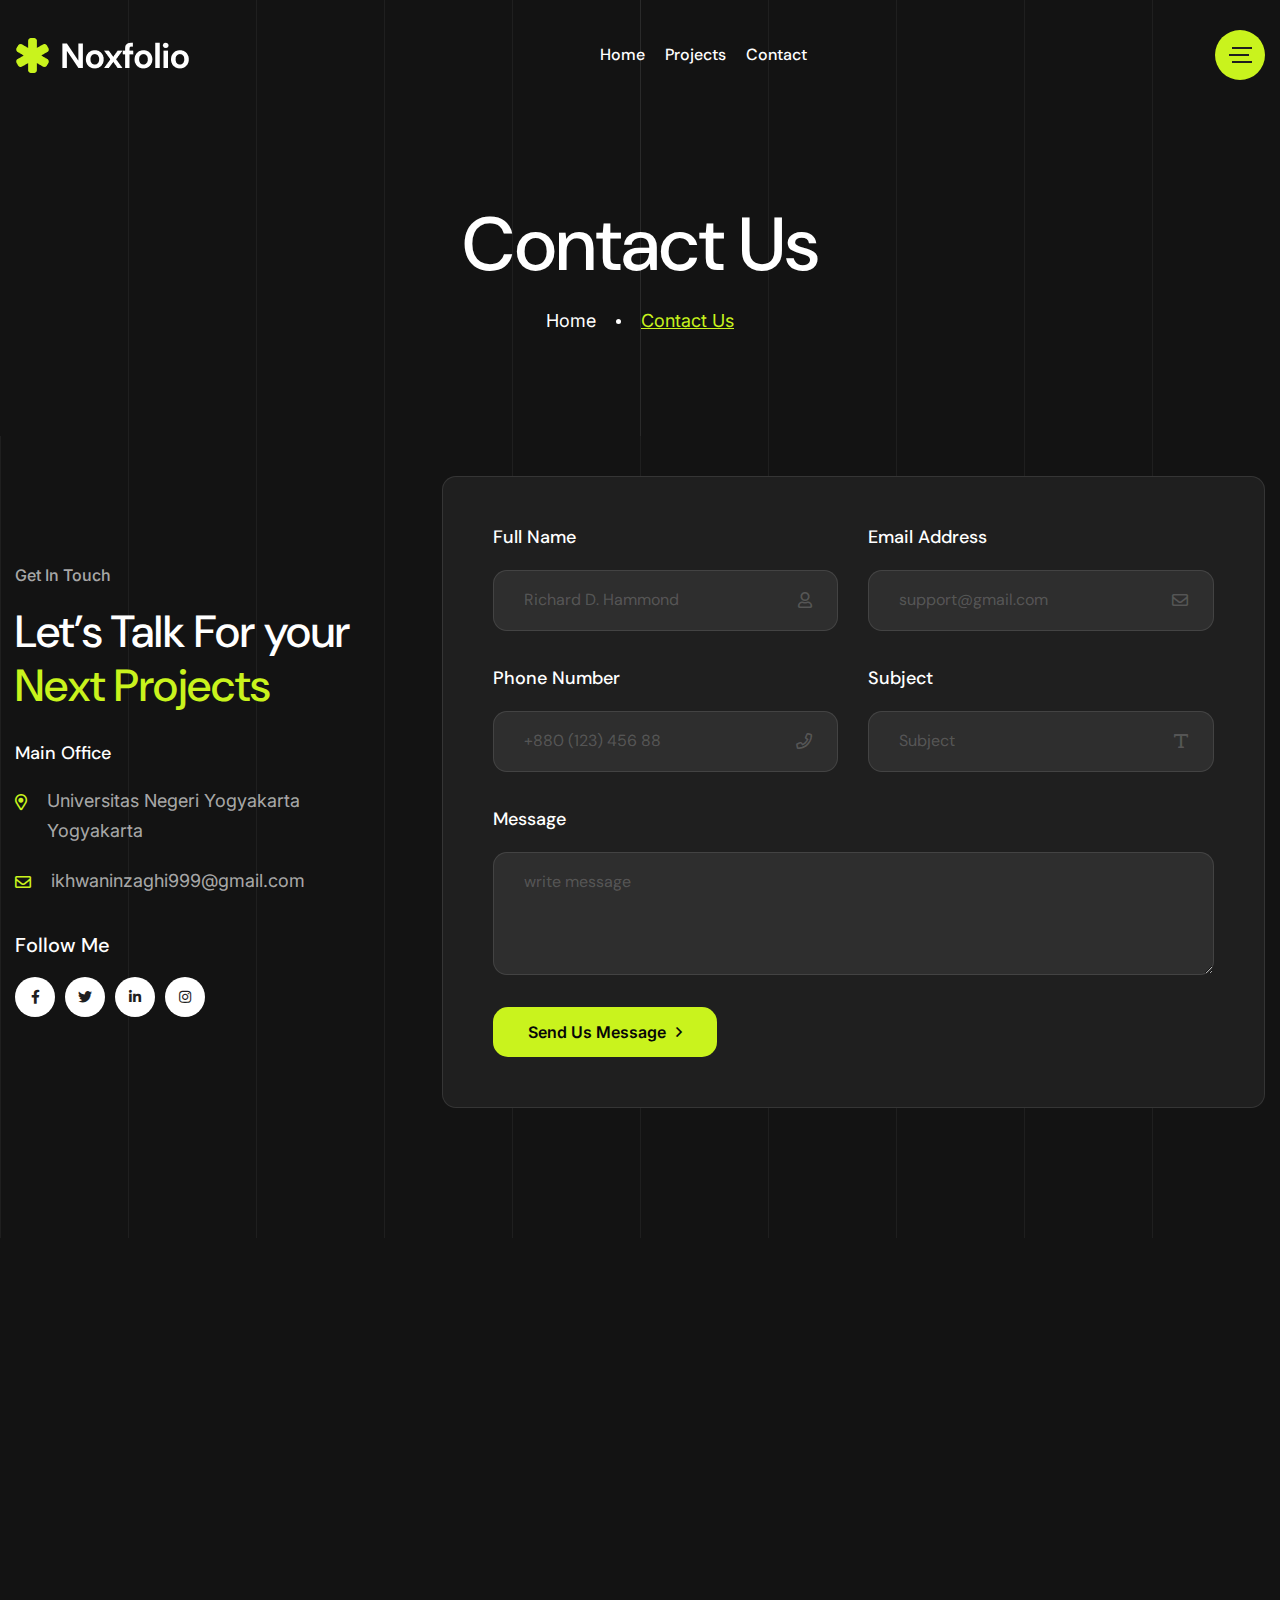
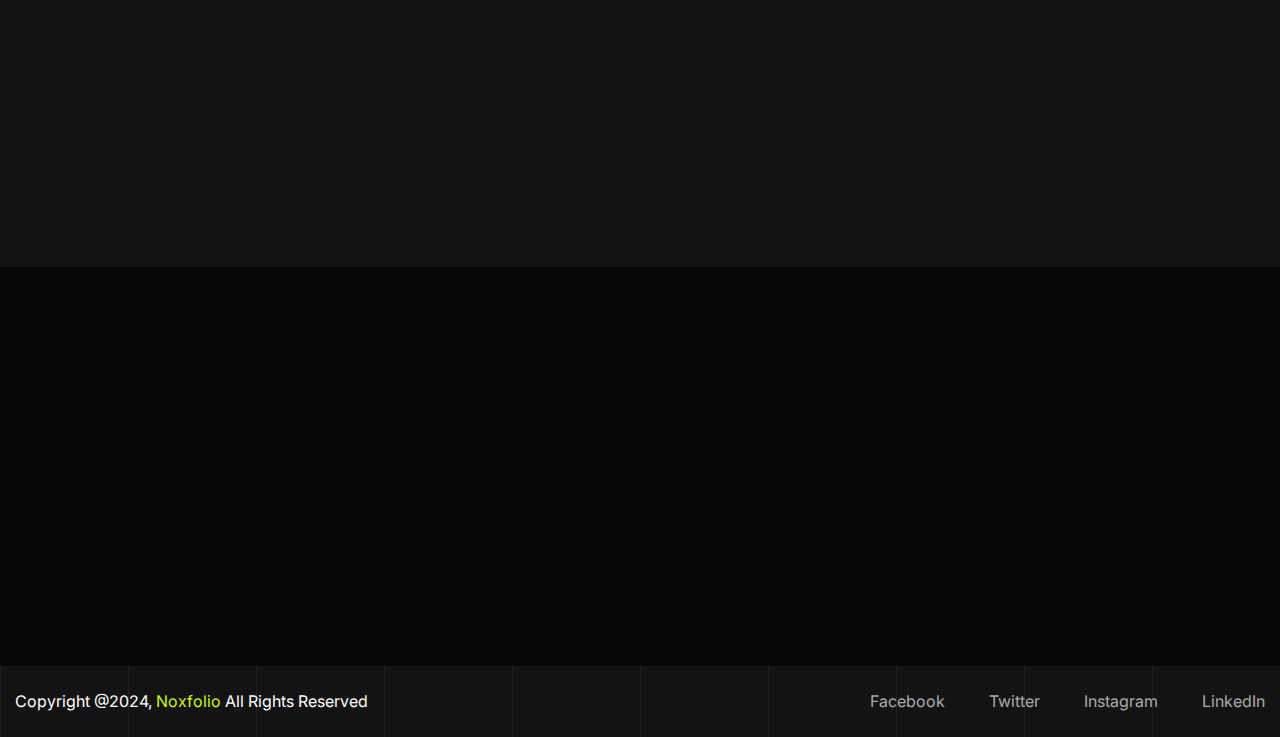
<file: contact.html>
<!DOCTYPE html>
<html lang="zxx">
<head>
    <!-- Required meta tags -->
    <meta charset="utf-8">
    <meta name="description" content="">
    <meta http-equiv="X-UA-Compatible" content="IE=edge">
    <meta name="viewport" content="width=device-width, initial-scale=1, shrink-to-fit=no">

    <!-- Title -->
    <title>Noxfolio - Personal Portfolio Resume HTML Template || Contact</title>
    <!-- Favicon Icon -->
    <link rel="shortcut icon" href="assets/images/favicon.png" type="image/x-icon">
    
    <!-- Flaticon -->
    <link rel="stylesheet" href="assets/css/flaticon.min.css">
    <!-- Font Awesome -->
    <link rel="stylesheet" href="assets/css/fontawesome-5.14.0.min.css">
    <!-- Bootstrap -->
    <link rel="stylesheet" href="assets/css/bootstrap.min.css">
    <!-- Nice Select -->
    <link rel="stylesheet" href="assets/css/nice-select.min.css">
    <!-- Animate -->
    <link rel="stylesheet" href="assets/css/animate.min.css">
    <!-- Slick -->
    <link rel="stylesheet" href="assets/css/slick.min.css">
    <!-- Main Style -->
    <link rel="stylesheet" href="assets/css/style.css">
    
</head>
<body class="home-one">
    <div class="page-wrapper">

        <!-- Preloader -->
        <div class="preloader"></div>

        <!-- main header -->
        <header class="main-header menu-absolute">
            <!--Header-Upper-->
            <div class="header-upper">
                <div class="container container-1620 clearfix">

                    <div class="header-inner rel d-flex align-items-center">
                        <div class="logo-outer">
                            <div class="logo"><a href="index.html"><img src="assets/images/logos/logo.png" alt="Logo" title="Logo"></a></div>
                        </div>

                        <div class="nav-outer clearfix mx-auto">
                            <!-- Main Menu -->
                            <nav class="main-menu navbar-expand-lg">
                                <div class="navbar-header">
                                   <div class="mobile-logo my-15">
                                       <a href="index.html">
                                            <img src="assets/images/logos/logo.png" alt="Logo" title="Logo">
                                       </a>
                                   </div>
                                   
                                    <!-- Toggle Button -->
                                    <button type="button" class="navbar-toggle me-4" data-bs-toggle="collapse" data-bs-target=".navbar-collapse">
                                        <span class="icon-bar"></span>
                                        <span class="icon-bar"></span>
                                        <span class="icon-bar"></span>
                                    </button>
                                </div>

                                <div class="navbar-collapse collapse clearfix">
                                    <ul class="navigation clearfix">
                                        <li><a href="index.html">Home</a></li>
                                        <li><a href="projects.html">Projects</a></li>
                                        <li><a href="contact.html">Contact</a></li>
                                    </ul>
                                </div>

                            </nav>
                            <!-- Main Menu End-->
                        </div>
                        
                        <!-- Menu Button -->
                        <div class="menu-btns">
                            <!-- menu sidbar -->
                            <div class="menu-sidebar">
                                <button>
                                    <img src="assets/images/shape/sidebar-tottler.svg" alt="Toggler">
                                </button>
                            </div>
                        </div>
                    </div>
                </div>
            </div>
            <!--End Header Upper-->
        </header>
       
       
        <!--Form Back Drop-->
        <div class="form-back-drop"></div>
        
        <!-- Hidden Sidebar -->
        <section class="hidden-bar">
            <div class="inner-box text-center">
                <div class="cross-icon"><span class="fa fa-times"></span></div>
                <div class="title">
                    <h4>Get Appointment</h4>
                </div>

                <!--Appointment Form-->
                <div class="appointment-form">
                    <form method="post" action="contact.html">
                        <div class="form-group">
                            <input type="text" name="text" value="" placeholder="Name" required>
                        </div>
                        <div class="form-group">
                            <input type="email" name="email" value="" placeholder="Email Address" required>
                        </div>
                        <div class="form-group">
                            <textarea placeholder="Message" rows="5"></textarea>
                        </div>
                        <div class="form-group">
                            <button type="submit" class="theme-btn">Submit now</button>
                        </div>
                    </form>
                </div>

                <!--Social Icons-->
                <div class="social-style-one">
                    <a href="#"><i class="fab fa-twitter"></i></a>
                    <a href="#"><i class="fab fa-facebook-f"></i></a>
                    <a href="#"><i class="fab fa-instagram"></i></a>
                    <a href="#"><i class="fab fa-pinterest-p"></i></a>
                </div>
            </div>
        </section>
        <!--End Hidden Sidebar -->
       
        
        <!-- Page Banner Start -->
        <section class="page-banner-area pt-200 rpt-140 pb-100 rpb-60 rel z-1 text-center">
            <div class="container">
                <div class="banner-inner text-white">
                    <h1 class="page-title wow fadeInUp delay-0-2s">Contact Us</h1>
                    <nav aria-label="breadcrumb">
                        <ol class="breadcrumb justify-content-center wow fadeInUp delay-0-4s">
                            <li class="breadcrumb-item"><a href="index.html">Home</a></li>
                            <li class="breadcrumb-item active">Contact Us</li>
                        </ol>
                    </nav>
                </div>
            </div>
            <div class="bg-lines">
               <span></span><span></span>
               <span></span><span></span>
               <span></span><span></span>
               <span></span><span></span>
               <span></span><span></span>
            </div>
        </section>
        <!-- Page Banner End -->
        
        
        <!-- Contact Page Area start -->
        <section class="contact-page pt-40 pb-130 rpb-100 rel z-1">
            <div class="container">
                <div class="row align-items-center">
                    <div class="col-lg-4">
                        <div class="contact-page-content rmb-55 wow fadeInUp delay-0-2s">
                            <div class="section-title mb-30">
                                <span class="sub-title mb-15">Get In Touch</span>
                                <h2>Let’s Talk For your <span>Next Projects</span></h2>
                            </div>
                            <h6>Main Office</h6>
                            <div class="widget_contact_info mb-35">
                                <ul>
                                    <li><i class="far fa-map-marker-alt"></i> Universitas Negeri Yogyakarta<br> Yogyakarta</li>
                                    <li><i class="far fa-envelope"></i> <a href="mailto:ikhwaninzaghi999@gmail.com">ikhwaninzaghi999@gmail.com</a></li>
                                </ul>
                            </div>
                            <h5>Follow Me</h5>
                            <div class="social-style-one mt-10">
                                <a href="#"><i class="fab fa-facebook-f"></i></a>
                                <a href="#"><i class="fab fa-twitter"></i></a>
                                <a href="#"><i class="fab fa-linkedin-in"></i></a>
                                <a href="#"><i class="fab fa-instagram"></i></a>
                            </div>
                        </div>
                    </div>
                    <div class="col-lg-8">
                        <div class="contact-page-form contact-form form-style-one wow fadeInUp delay-0-2s">
                            <form id="contactForm" class="contactForm" name="contactForm" action="assets/php/form-process.php" method="POST">
                                <div class="row">
                                    <input type="hidden" name="access_key" value="d9138375-2d28-4bff-a6b8-6f12bf47e27a">
                                    <div class="col-md-6">
                                        <div class="form-group">
                                            <label for="name">Full Name</label>
                                            <input type="text" id="name" name="name" class="form-control" value="" placeholder="Richard D. Hammond" required data-error="Please enter your Name">
                                            <label for="name" class="for-icon"><i class="far fa-user"></i></label>
                                            <div class="help-block with-errors"></div>
                                        </div>
                                    </div>
                                    <div class="col-md-6">
                                        <div class="form-group">
                                            <label for="email">Email Address</label>
                                            <input type="email" id="email" name="email" class="form-control" value="" placeholder="support@gmail.com" required data-error="Please enter your Email">
                                            <label for="email" class="for-icon"><i class="far fa-envelope"></i></label>
                                            <div class="help-block with-errors"></div>
                                        </div>
                                    </div>
                                    <div class="col-md-6">
                                        <div class="form-group">
                                            <label for="phone_number">Phone Number</label>
                                            <input type="text" id="phone_number" name="phone_number" class="form-control" value="" placeholder="+880 (123) 456 88" required data-error="Please enter your Phone Number">
                                            <label for="phone_number" class="for-icon"><i class="far fa-phone"></i></label>
                                            <div class="help-block with-errors"></div>
                                        </div>
                                    </div>
                                    <div class="col-md-6">
                                        <div class="form-group">
                                            <label for="subject">Subject</label>
                                            <input type="text" id="subject" name="subject" class="form-control" value="" placeholder="Subject" required data-error="Please enter your Subject">
                                            <label for="subject" class="for-icon"><i class="far fa-text"></i></label>
                                            <div class="help-block with-errors"></div>
                                        </div>
                                    </div>
                                    <div class="col-md-12">
                                        <div class="form-group">
                                            <label for="message">Message</label>
                                            <textarea name="message" id="message" class="form-control" rows="4" placeholder="write message" required data-error="Please enter your Message"></textarea>
                                            <div class="help-block with-errors"></div>
                                        </div>
                                    </div>
                                    <div class="col-md-12">
                                        <div class="form-group mb-0">
                                            <button type="submit" class="theme-btn">Send Us Message <i class="far fa-angle-right"></i></button>
                                            <!-- <div id="msgSubmit" class="hidden"></div> -->
                                        </div>
                                    </div>
                                </div>
                            </form>
                        </div>
                    </div>
                </div>
            </div>
            <div class="bg-lines">
               <span></span><span></span>
               <span></span><span></span>
               <span></span><span></span>
               <span></span><span></span>
               <span></span><span></span>
            </div>
        </section>
        <!-- Contact Page Area end -->
        
        
        <!-- Location Map Area Start -->
        <div class="contact-page-map pb-120 rpb-90 wow fadeInUp delay-0-2s">
            <div class="container">
                <div class="our-location">
                    <iframe src="https://www.google.com/maps/embed?pb=!1m18!1m12!1m3!1d3953.1516475596645!2d110.38367617500481!3d-7.773739492245717!2m3!1f0!2f0!3f0!3m2!1i1024!2i768!4f13.1!3m3!1m2!1s0x2e7a59ca2277b3d5%3A0x5de05892db468c4d!2sUniversitas%20Negeri%20Yogyakarta!5e0!3m2!1sid!2sid!4v1710819666689!5m2!1sid!2sid" style="border:0; width: 100%;" allowfullscreen="" loading="lazy" referrerpolicy="no-referrer-when-downgrade"></iframe>
                </div>
            </div>
        </div>
        <!-- Location Map Area End -->
        
        
        <!-- footer area start -->
        <footer class="main-footer rel z-1">
            <div class="footer-top-wrap bgc-black pt-100 pb-75">
                <div class="container">
                    <div class="row">
                        <div class="col-lg-2 col-md-12">
                            <div class="footer-widget widget_logo wow fadeInUp delay-0-2s">
                                <div class="footer-logo">
                                    <a href="index.html"><img src="assets/images/logos/logo.png" alt="Logo"></a>
                                </div>
                            </div>
                        </div>
                        <div class="col-lg-7 col-md-7">
                            <div class="footer-widget widget_nav_menu wow fadeInUp delay-0-4s">
                                <h6 class="footer-title">Quick Link</h6>
                                <ul>
                                    <li><a href="projects.html">Projects</a></li>
                                    <li><a href="contact.html">Contact</a></li>
                                </ul>
                            </div>
                            <div class="footer-widget widget_newsletter wow fadeInUp delay-0-4s">
                                <form action="#">
                                    <label for="email-address"><i class="far fa-envelope"></i></label>
                                    <input id="email-address" type="email" placeholder="Email Address" required>
                                    <button>Sign Up <i class="far fa-angle-right"></i></button>
                                </form>
                            </div>
                        </div>
                        <div class="col-lg-3 col-md-5">
                            <div class="footer-widget widget_contact_info wow fadeInUp delay-0-6s">
                                <h6 class="footer-title">Address</h6>
                                <ul>
                                    <li><i class="far fa-map-marker-alt"></i> Universitas Negeri Yogyakarta, Yogyakarta</li>
                                    <li><i class="far fa-envelope"></i> <a href="mailto:ikhwaninzaghi999@gmail.com">ikhwaninzaghi999@gmail.com</a></li>
                                </ul>
                            </div>
                        </div>
                    </div>
                </div>
            </div>
            <div class="footer-bottom pt-20 pb-5 rpt-25">
                <div class="container">
                   <div class="row">
                       <div class="col-lg-6">
                            <div class="copyright-text">
                                <p>Copyright @2024, <a href="index.html">Noxfolio</a> All Rights Reserved</p>
                            </div>
                       </div>
                       <div class="col-lg-6 text-lg-end">
                           <ul class="footer-bottom-nav">
                               <li><a href="#">Facebook</a></li>
                               <li><a href="#">Twitter</a></li>
                               <li><a href="#">Instagram</a></li>
                               <li><a href="#">LinkedIn</a></li>
                           </ul>
                       </div>
                   </div>
                   <!-- Scroll Top Button -->
                    <button class="scroll-top scroll-to-target" data-target="html"><span class="fas fa-angle-double-up"></span></button>
                </div>
                <div class="bg-lines">
                   <span></span><span></span>
                   <span></span><span></span>
                   <span></span><span></span>
                   <span></span><span></span>
                   <span></span><span></span>
                </div>
            </div>
        </footer>
        <!-- footer area end -->

    </div>
    <!--End pagewrapper-->
   
    
    <!-- Jquery -->
    <script src="assets/js/jquery-3.6.0.min.js"></script>
    <!-- Bootstrap -->
    <script src="assets/js/bootstrap.min.js"></script>
    <!-- Appear Js -->
    <script src="assets/js/appear.min.js"></script>
    <!-- Slick -->
    <script src="assets/js/slick.min.js"></script>
    <!-- Nice Select -->
    <script src="assets/js/jquery.nice-select.min.js"></script>
    <!-- Image Loader -->
    <script src="assets/js/imagesloaded.pkgd.min.js"></script>
    <!-- Isotope -->
    <script src="assets/js/isotope.pkgd.min.js"></script>
    <!--  WOW Animation -->
    <script src="assets/js/wow.min.js"></script>
    <!-- Custom script -->
    <script src="assets/js/script.js"></script>
    
    <!-- For Contact Form -->
    <script src="assets/js/jquery.ajaxchimp.min.js"></script>
    <script src="assets/js/form-validator.min.js"></script>
    <script src="assets/js/contact-form-script.js"></script>

</body>
</html>
</file>
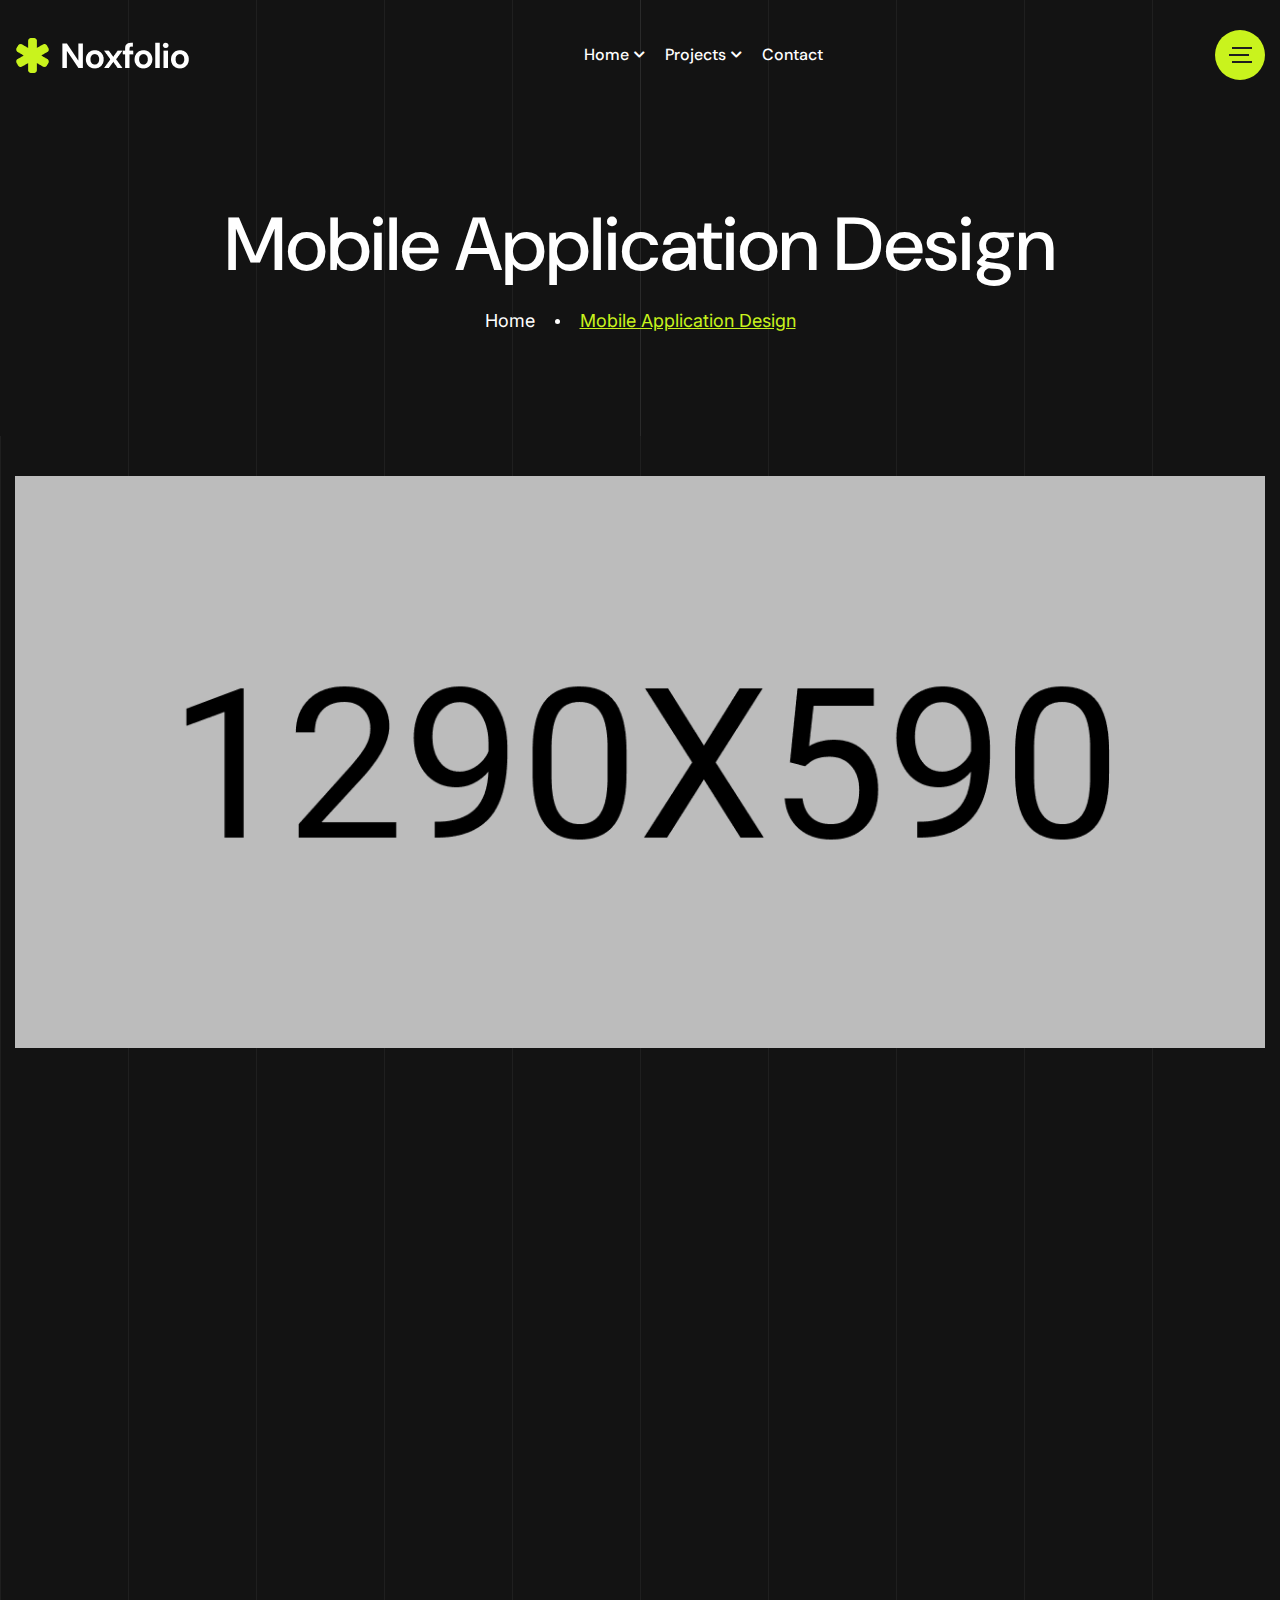
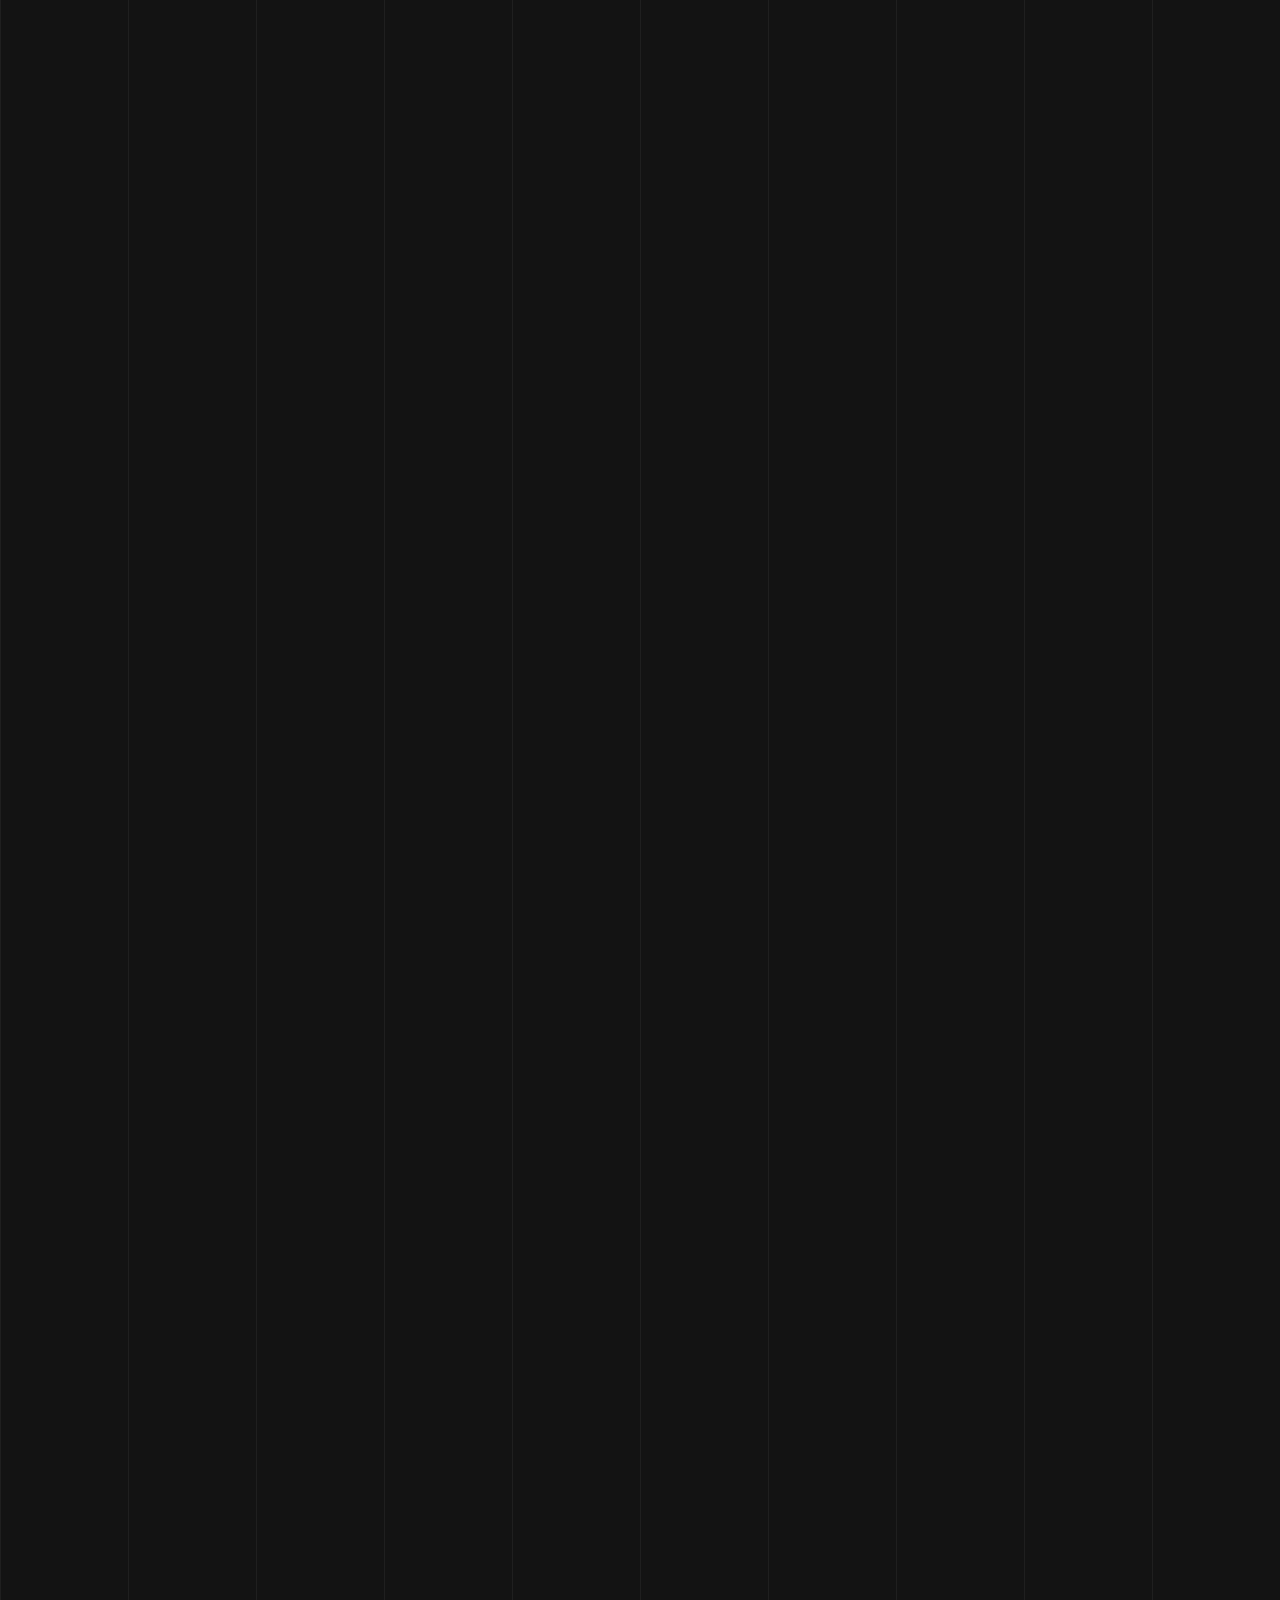
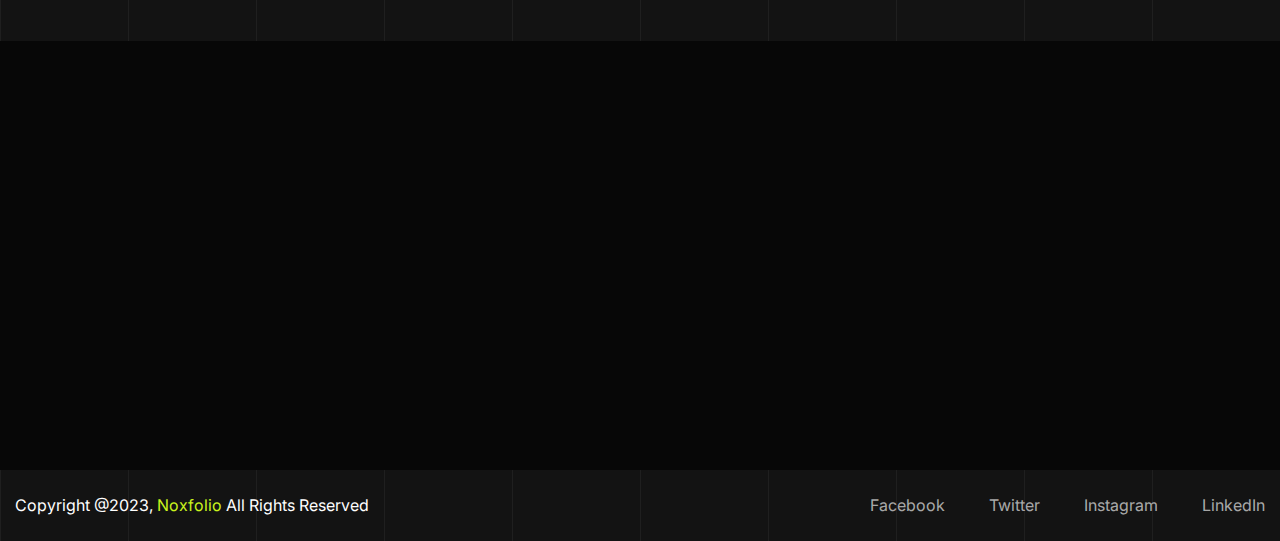
<file: project-details.html>
<!DOCTYPE html>
<html lang="zxx">
<head>
    <!-- Required meta tags -->
    <meta charset="utf-8">
    <meta name="description" content="">
    <meta http-equiv="X-UA-Compatible" content="IE=edge">
    <meta name="viewport" content="width=device-width, initial-scale=1, shrink-to-fit=no">

    <!-- Title -->
    <title>Noxfolio - Personal Portfolio Resume HTML Template || Projects Details</title>
    <!-- Favicon Icon -->
    <link rel="shortcut icon" href="assets/images/favicon.png" type="image/x-icon">
    
    <!-- Flaticon -->
    <link rel="stylesheet" href="assets/css/flaticon.min.css">
    <!-- Font Awesome -->
    <link rel="stylesheet" href="assets/css/fontawesome-5.14.0.min.css">
    <!-- Bootstrap -->
    <link rel="stylesheet" href="assets/css/bootstrap.min.css">
    <!-- Nice Select -->
    <link rel="stylesheet" href="assets/css/nice-select.min.css">
    <!-- Animate -->
    <link rel="stylesheet" href="assets/css/animate.min.css">
    <!-- Slick -->
    <link rel="stylesheet" href="assets/css/slick.min.css">
    <!-- Main Style -->
    <link rel="stylesheet" href="assets/css/style.css">
    
</head>
<body class="home-one">
    <div class="page-wrapper">

        <!-- Preloader -->
        <div class="preloader"></div>

        <!-- main header -->
        <header class="main-header menu-absolute">
            <!--Header-Upper-->
            <div class="header-upper">
                <div class="container container-1620 clearfix">

                    <div class="header-inner rel d-flex align-items-center">
                        <div class="logo-outer">
                            <div class="logo"><a href="index.html"><img src="assets/images/logos/logo.png" alt="Logo" title="Logo"></a></div>
                        </div>

                        <div class="nav-outer clearfix mx-auto">
                            <!-- Main Menu -->
                            <nav class="main-menu navbar-expand-lg">
                                <div class="navbar-header">
                                   <div class="mobile-logo my-15">
                                       <a href="index.html">
                                            <img src="assets/images/logos/logo.png" alt="Logo" title="Logo">
                                       </a>
                                   </div>
                                   
                                    <!-- Toggle Button -->
                                    <button type="button" class="navbar-toggle me-4" data-bs-toggle="collapse" data-bs-target=".navbar-collapse">
                                        <span class="icon-bar"></span>
                                        <span class="icon-bar"></span>
                                        <span class="icon-bar"></span>
                                    </button>
                                </div>

                                <div class="navbar-collapse collapse clearfix">
                                    <ul class="navigation clearfix">
                                        <li class="dropdown"><a href="#">Home</a>
                                            <ul>
                                                <li><a href="index.html">MultiPage</a></li>
                                                <!-- <li><a href="indexonepage.html">OnePage</a></li> -->
                                            </ul>
                                        </li>
                                        <!-- <li><a href="about.html">about</a></li>
                                        <li><a href="services.html">services</a></li> -->
                                        <li class="dropdown"><a href="#">projects</a>
                                            <ul>
                                                <li><a href="projects.html">project Grid</a></li>
                                                <!-- <li><a href="projects-masonry.html">projects masonry</a></li>
                                                <li><a href="project-details.html">projects details</a></li> -->
                                            </ul>
                                        </li>
                                        <!-- <li class="dropdown"><a href="#">blog</a>
                                            <ul>
                                                <li><a href="blog.html">blog standard</a></li>
                                                <li><a href="blog-details.html">blog details</a></li>
                                            </ul>
                                        </li> -->
                                        <!-- <li class="dropdown"><a href="#">pages</a>
                                            <ul>
                                                <li><a href="404.html">Error Page</a></li>
                                            </ul>
                                        </li> -->
                                        <li><a href="contact.html">Contact</a></li>
                                    </ul>
                                </div>

                            </nav>
                            <!-- Main Menu End-->
                        </div>
                        
                        <!-- Menu Button -->
                        <div class="menu-btns">
                            <!-- menu sidbar -->
                            <div class="menu-sidebar">
                                <button>
                                    <img src="assets/images/shape/sidebar-tottler.svg" alt="Toggler">
                                </button>
                            </div>
                        </div>
                    </div>
                </div>
            </div>
            <!--End Header Upper-->
        </header>
       
       
        <!--Form Back Drop-->
        <div class="form-back-drop"></div>
        
        <!-- Hidden Sidebar -->
        <section class="hidden-bar">
            <div class="inner-box text-center">
                <div class="cross-icon"><span class="fa fa-times"></span></div>
                <div class="title">
                    <h4>Get Appointment</h4>
                </div>

                <!--Appointment Form-->
                <div class="appointment-form">
                    <form method="post" action="contact.html">
                        <div class="form-group">
                            <input type="text" name="text" value="" placeholder="Name" required>
                        </div>
                        <div class="form-group">
                            <input type="email" name="email" value="" placeholder="Email Address" required>
                        </div>
                        <div class="form-group">
                            <textarea placeholder="Message" rows="5"></textarea>
                        </div>
                        <div class="form-group">
                            <button type="submit" class="theme-btn">Submit now</button>
                        </div>
                    </form>
                </div>

                <!--Social Icons-->
                <div class="social-style-one">
                    <a href="#"><i class="fab fa-twitter"></i></a>
                    <a href="#"><i class="fab fa-facebook-f"></i></a>
                    <a href="#"><i class="fab fa-instagram"></i></a>
                    <a href="#"><i class="fab fa-pinterest-p"></i></a>
                </div>
            </div>
        </section>
        <!--End Hidden Sidebar -->
       
        
        <!-- Page Banner Start -->
        <section class="page-banner-area pt-200 rpt-140 pb-100 rpb-60 rel z-1 text-center">
            <div class="container">
                <div class="banner-inner text-white">
                    <h1 class="page-title wow fadeInUp delay-0-2s">Mobile Application Design</h1>
                    <nav aria-label="breadcrumb">
                        <ol class="breadcrumb justify-content-center wow fadeInUp delay-0-4s">
                            <li class="breadcrumb-item"><a href="index.html">Home</a></li>
                            <li class="breadcrumb-item active">Mobile Application Design</li>
                        </ol>
                    </nav>
                </div>
            </div>
            <div class="bg-lines">
               <span></span><span></span>
               <span></span><span></span>
               <span></span><span></span>
               <span></span><span></span>
               <span></span><span></span>
            </div>
        </section>
        <!-- Page Banner End -->
        
        
        <!-- ProjectDetails Area start -->
        <section class="projects-details-area pt-40 pb-130 rpb-100 rel z-1">
            <div class="container">
                <div class="projects-details-image mb-50 wow fadeInUp delay-0-2s">
                    <img src="assets/images/projects/project-details.jpg" alt="Project Details">
                </div>
                <div class="row gap-120">
                    <div class="col-lg-8">
                        <div class="project-details-content wow fadeInUp delay-0-2s">
                            <h3>We Create digital Product For Business</h3>
                            <p class="big-letter">sSed ut perspiciatis unde omnis iste natus error sit voluptatem accusantium doloremque seeney laudantium totam rem aperiam eaque ipsa quae abillo inventore veritatis</p>
                            <p>Beatae vitae dicta sunt explicabo. Nemo enim ipsam voluptatem quia voluptas sit aspernatur aufugit sed quia consequuntur magni dolores eos qui ratione voluptatem sequi nesciunt. Neque porro quisquam estqui dolorem ipsum quia dolor sit amet, consectetur, adipisci velit, sed quia non numquam eius modi tempora incidunt ut labore et dolore magnam aliquam quaerat voluptatem. Ut enim ad minima veniam, quis nostrum exercitationem ullam corporis suscipit laboriosam, nisi ut aliquid consequature</p>
                            <ul class="list-style-one two-column mt-50 mb-40">
                                <li>Branding & Design</li>
                                <li>Digital Marketing</li>
                                <li>Web Development</li>
                                <li>Product Design</li>
                                <li>Mobile Apps Design</li>
                                <li>System & Guide</li>
                                <li>Graphics Design</li>
                                <li>Content Management</li>
                            </ul>
                        </div>
                    </div>
                    <div class="col-lg-4 wow fadeInUp delay-0-4s">
                        <div class="project-details-info rmb-55" style="background-image: url(assets/images/projects/project-info-bg.png);">
                            <div class="pd-info-item">
                                <span>Category</span>
                                <h5>Product Design</h5>
                            </div>
                            <div class="pd-info-item">
                                <span>Clients</span>
                                <h5>X_Design Studio</h5>
                            </div>
                            <div class="pd-info-item">
                                <span>Location</span>
                                <h5>Melbourne, Australia</h5>
                            </div>
                            <div class="pd-info-item">
                                <span>Published</span>
                                <h5>September 25, 2023</h5>
                            </div>
                        </div>
                    </div>
                </div>
                <div class="row pb-15">
                    <div class="col-lg-4 col-sm-6">
                        <div class="image mb-30 wow fadeInUp delay-0-2s">
                            <img src="assets/images/projects/project-middle1.jpg" alt="Project Middle">
                        </div>
                    </div>
                    <div class="col-lg-4 col-sm-6">
                        <div class="image mb-30 wow fadeInUp delay-0-4s">
                            <img src="assets/images/projects/project-middle2.jpg" alt="Project Middle">
                        </div>
                    </div>
                    <div class="col-lg-4 col-sm-6">
                        <div class="image mb-30 wow fadeInUp delay-0-6s">
                            <img src="assets/images/projects/project-middle3.jpg" alt="Project Middle">
                        </div>
                    </div>
                </div>
                <div class="project-bottom-content mb-50 wow fadeInUp delay-0-2s">
                    <h3 class="title mb-25">Project Summery</h3>
                    <p>There are many variations of passages of Lorem Ipsum available, but the majority have suffered alteration in some form, by injected humour, or randomised words which don't look even slightly believable. If you are going to use a passage of Lorem Ipsum, you need to be sure there isn't anything embarrassing hidden in the middle of text. All the Lorem Ipsum generators on the Internet tend to repeat predefined chunks as necessary, making this the first true generator on the Internet. It uses a dictionary of over 200 Latin words, combined with a handful of model sentence structures, to generate Lorem Ipsum which looks reasonable. The generated Lorem Ipsum is therefore always free from repetition, injected humour, or non-characteristic words etc.</p>
                </div>
                <div class="tag-share py-30 wow fadeInUp delay-0-2s">
                    <div class="item">
                        <b>Tags</b>
                        <div class="tag-coulds">
                            <a href="blog.html">Design</a>
                            <a href="blog.html">Figma</a>
                            <a href="blog.html">Apps</a>
                        </div>
                    </div>
                    <div class="item">
                        <b>Share</b>
                        <div class="social-style-one">
                            <a href="#"><i class="fab fa-facebook-f"></i></a>
                            <a href="#"><i class="fab fa-twitter"></i></a>
                            <a href="#"><i class="fab fa-linkedin-in"></i></a>
                            <a href="#"><i class="fab fa-instagram"></i></a>
                        </div>
                    </div>
                </div>
            </div>
            <div class="bg-lines">
               <span></span><span></span>
               <span></span><span></span>
               <span></span><span></span>
               <span></span><span></span>
               <span></span><span></span>
            </div>
        </section>
        <!-- Project Details Area end -->
        
        
        <!-- Related Projects Area start -->
        <section class="related-projects-area pb-70 rpb-40 rel z-1">
            <div class="container">
                <div class="row justify-content-center">
                    <div class="col-xl-12">
                        <div class="section-title text-center mb-60 wow fadeInUp delay-0-2s">
                            <h2>Related Projects</h2>
                        </div>
                    </div>
                </div>
                <div class="row">
                    <div class="col-xl-4 col-md-6">
                        <div class="project-item style-two wow fadeInUp delay-0-2s">
                            <div class="project-image before-after-none">
                                <img src="assets/images/projects/related-project1.jpg" alt="Project">
                            </div>
                            <div class="project-content">
                                <span class="sub-title">Graphics Design</span>
                                <h4><a href="project-details.html">Brand Identity Design</a></h4>
                            </div>
                        </div>
                    </div>
                    <div class="col-xl-4 col-md-6">
                        <div class="project-item style-two wow fadeInUp delay-0-4s">
                            <div class="project-image before-after-none">
                                <img src="assets/images/projects/related-project2.jpg" alt="Project">
                            </div>
                            <div class="project-content">
                                <span class="sub-title">Product Design</span>
                                <h4><a href="project-details.html">Mobile Apps Design</a></h4>
                            </div>
                        </div>
                    </div>
                    <div class="col-xl-4 col-md-6">
                        <div class="project-item style-two wow fadeInUp delay-0-6s">
                            <div class="project-image before-after-none">
                                <img src="assets/images/projects/related-project3.jpg" alt="Project">
                            </div>
                            <div class="project-content">
                                <span class="sub-title">Product Design</span>
                                <h4><a href="project-details.html">Dashboard Development</a></h4>
                            </div>
                        </div>
                    </div>
                </div>
            </div>
            <div class="bg-lines">
               <span></span><span></span>
               <span></span><span></span>
               <span></span><span></span>
               <span></span><span></span>
               <span></span><span></span>
            </div>
        </section>
        <!-- Related Projects Area end -->
        
        
        <!-- footer area start -->
        <footer class="main-footer rel z-1">
            <div class="footer-top-wrap bgc-black pt-100 pb-75">
                <div class="container">
                    <div class="row">
                        <div class="col-lg-2 col-md-12">
                            <div class="footer-widget widget_logo wow fadeInUp delay-0-2s">
                                <div class="footer-logo">
                                    <a href="index.html"><img src="assets/images/logos/logo.png" alt="Logo"></a>
                                </div>
                            </div>
                        </div>
                        <div class="col-lg-7 col-md-7">
                            <div class="footer-widget widget_nav_menu wow fadeInUp delay-0-4s">
                                <h6 class="footer-title">Quick Link</h6>
                                <ul>
                                    <li><a href="services.html">Service</a></li>
                                    <li><a href="projects.html">Projects</a></li>
                                    <li><a href="services.html#pricing">Pricing</a></li>
                                    <li><a href="about.html#faqs">Faqs</a></li>
                                    <li><a href="contact.html">Contact</a></li>
                                </ul>
                            </div>
                            <div class="footer-widget widget_newsletter wow fadeInUp delay-0-4s">
                                <form action="#">
                                    <label for="email"><i class="far fa-envelope"></i></label>
                                    <input id="email" type="email" placeholder="Email Address" required>
                                    <button>Sign Up <i class="far fa-angle-right"></i></button>
                                </form>
                            </div>
                        </div>
                        <div class="col-lg-3 col-md-5">
                            <div class="footer-widget widget_contact_info wow fadeInUp delay-0-6s">
                                <h6 class="footer-title">Address</h6>
                                <ul>
                                    <li><i class="far fa-map-marker-alt"></i> 55 Main Street, 2nd block, New York City</li>
                                    <li><i class="far fa-envelope"></i> <a href="mailto:support@gmail.com">support@gmail.com</a></li>
                                    <li><i class="far fa-phone"></i> <a href="callto:+880(123)45688">+880 (123) 456 88</a></li>
                                </ul>
                            </div>
                        </div>
                    </div>
                </div>
            </div>
            <div class="footer-bottom pt-20 pb-5 rpt-25">
                <div class="container">
                   <div class="row">
                       <div class="col-lg-6">
                            <div class="copyright-text">
                                <p>Copyright @2023, <a href="index.html">Noxfolio</a> All Rights Reserved</p>
                            </div>
                       </div>
                       <div class="col-lg-6 text-lg-end">
                           <ul class="footer-bottom-nav">
                               <li><a href="#">Facebook</a></li>
                               <li><a href="#">Twitter</a></li>
                               <li><a href="#">Instagram</a></li>
                               <li><a href="#">LinkedIn</a></li>
                           </ul>
                       </div>
                   </div>
                   <!-- Scroll Top Button -->
                    <button class="scroll-top scroll-to-target" data-target="html"><span class="fas fa-angle-double-up"></span></button>
                </div>
                <div class="bg-lines">
                   <span></span><span></span>
                   <span></span><span></span>
                   <span></span><span></span>
                   <span></span><span></span>
                   <span></span><span></span>
                </div>
            </div>
        </footer>
        <!-- footer area end -->

    </div>
    <!--End pagewrapper-->
   
    
    <!-- Jquery -->
    <script src="assets/js/jquery-3.6.0.min.js"></script>
    <!-- Bootstrap -->
    <script src="assets/js/bootstrap.min.js"></script>
    <!-- Appear Js -->
    <script src="assets/js/appear.min.js"></script>
    <!-- Slick -->
    <script src="assets/js/slick.min.js"></script>
    <!-- Nice Select -->
    <script src="assets/js/jquery.nice-select.min.js"></script>
    <!-- Image Loader -->
    <script src="assets/js/imagesloaded.pkgd.min.js"></script>
    <!-- Isotope -->
    <script src="assets/js/isotope.pkgd.min.js"></script>
    <!--  WOW Animation -->
    <script src="assets/js/wow.min.js"></script>
    <!-- Custom script -->
    <script src="assets/js/script.js"></script>

</body>
</html>
</file>
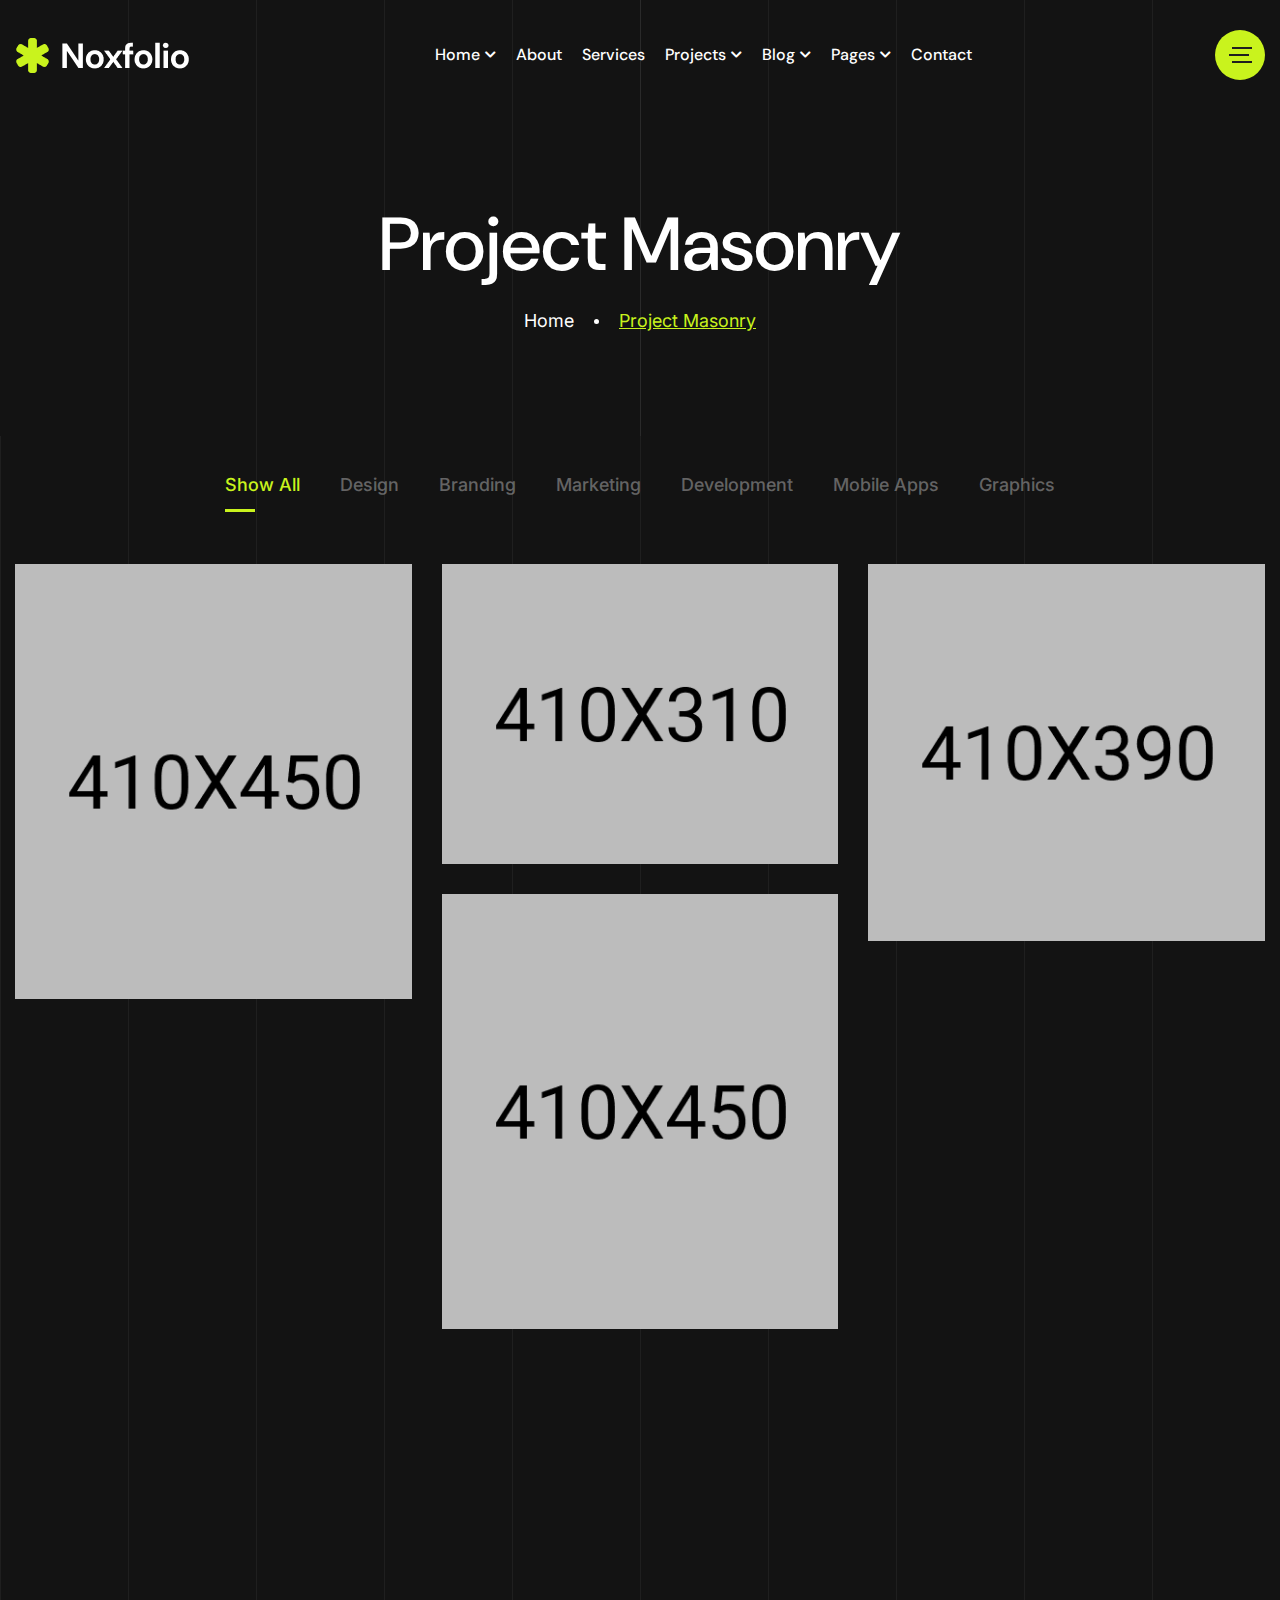
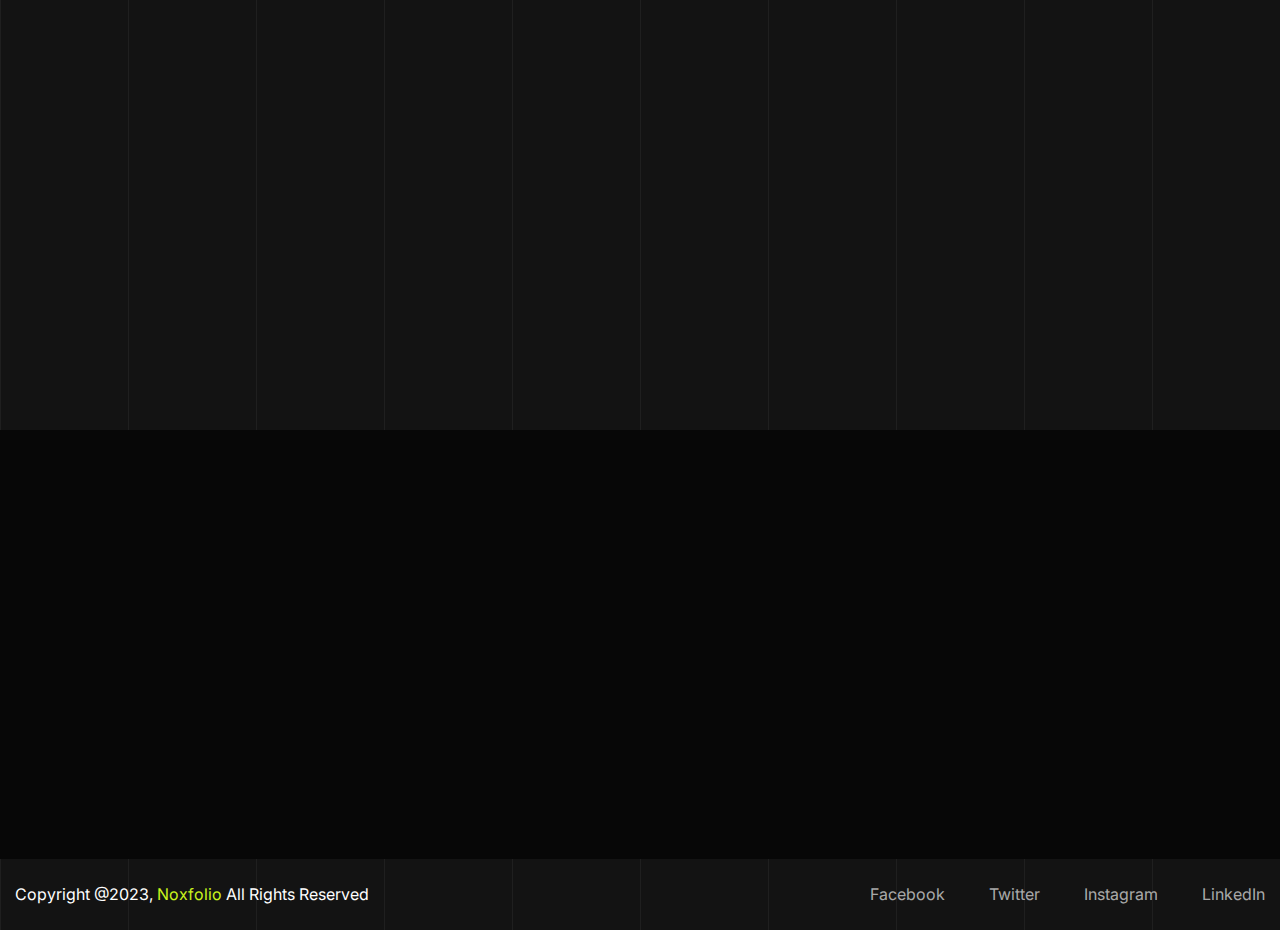
<file: projects-masonry.html>
<!DOCTYPE html>
<html lang="zxx">
<head>
    <!-- Required meta tags -->
    <meta charset="utf-8">
    <meta name="description" content="">
    <meta http-equiv="X-UA-Compatible" content="IE=edge">
    <meta name="viewport" content="width=device-width, initial-scale=1, shrink-to-fit=no">

    <!-- Title -->
    <title>Noxfolio - Personal Portfolio Resume HTML Template || Projects Masonry</title>
    <!-- Favicon Icon -->
    <link rel="shortcut icon" href="assets/images/favicon.png" type="image/x-icon">
    
    <!-- Flaticon -->
    <link rel="stylesheet" href="assets/css/flaticon.min.css">
    <!-- Font Awesome -->
    <link rel="stylesheet" href="assets/css/fontawesome-5.14.0.min.css">
    <!-- Bootstrap -->
    <link rel="stylesheet" href="assets/css/bootstrap.min.css">
    <!-- Nice Select -->
    <link rel="stylesheet" href="assets/css/nice-select.min.css">
    <!-- Animate -->
    <link rel="stylesheet" href="assets/css/animate.min.css">
    <!-- Slick -->
    <link rel="stylesheet" href="assets/css/slick.min.css">
    <!-- Main Style -->
    <link rel="stylesheet" href="assets/css/style.css">
    
</head>
<body class="home-one">
    <div class="page-wrapper">

        <!-- Preloader -->
        <div class="preloader"></div>

        <!-- main header -->
        <header class="main-header menu-absolute">
            <!--Header-Upper-->
            <div class="header-upper">
                <div class="container container-1620 clearfix">

                    <div class="header-inner rel d-flex align-items-center">
                        <div class="logo-outer">
                            <div class="logo"><a href="index.html"><img src="assets/images/logos/logo.png" alt="Logo" title="Logo"></a></div>
                        </div>

                        <div class="nav-outer clearfix mx-auto">
                            <!-- Main Menu -->
                            <nav class="main-menu navbar-expand-lg">
                                <div class="navbar-header">
                                   <div class="mobile-logo my-15">
                                       <a href="index.html">
                                            <img src="assets/images/logos/logo.png" alt="Logo" title="Logo">
                                       </a>
                                   </div>
                                   
                                    <!-- Toggle Button -->
                                    <button type="button" class="navbar-toggle me-4" data-bs-toggle="collapse" data-bs-target=".navbar-collapse">
                                        <span class="icon-bar"></span>
                                        <span class="icon-bar"></span>
                                        <span class="icon-bar"></span>
                                    </button>
                                </div>

                                <div class="navbar-collapse collapse clearfix">
                                    <ul class="navigation clearfix">
                                        <li class="dropdown"><a href="#">Home</a>
                                            <ul>
                                                <li><a href="index.html">MultiPage</a></li>
                                                <li><a href="indexonepage.html">OnePage</a></li>
                                            </ul>
                                        </li>
                                        <li><a href="about.html">about</a></li>
                                        <li><a href="services.html">services</a></li>
                                        <li class="dropdown"><a href="#">projects</a>
                                            <ul>
                                                <li><a href="projects.html">project Grid</a></li>
                                                <li><a href="projects-masonry.html">projects masonry</a></li>
                                                <li><a href="project-details.html">projects details</a></li>
                                            </ul>
                                        </li>
                                        <li class="dropdown"><a href="#">blog</a>
                                            <ul>
                                                <li><a href="blog.html">blog standard</a></li>
                                                <li><a href="blog-details.html">blog details</a></li>
                                            </ul>
                                        </li>
                                        <li class="dropdown"><a href="#">pages</a>
                                            <ul>
                                                <li><a href="404.html">Error Page</a></li>
                                            </ul>
                                        </li>
                                        <li><a href="contact.html">Contact</a></li>
                                    </ul>
                                </div>

                            </nav>
                            <!-- Main Menu End-->
                        </div>
                        
                        <!-- Menu Button -->
                        <div class="menu-btns">
                            <!-- menu sidbar -->
                            <div class="menu-sidebar">
                                <button>
                                    <img src="assets/images/shape/sidebar-tottler.svg" alt="Toggler">
                                </button>
                            </div>
                        </div>
                    </div>
                </div>
            </div>
            <!--End Header Upper-->
        </header>
       
       
        <!--Form Back Drop-->
        <div class="form-back-drop"></div>
        
        <!-- Hidden Sidebar -->
        <section class="hidden-bar">
            <div class="inner-box text-center">
                <div class="cross-icon"><span class="fa fa-times"></span></div>
                <div class="title">
                    <h4>Get Appointment</h4>
                </div>

                <!--Appointment Form-->
                <div class="appointment-form">
                    <form method="post" action="contact.html">
                        <div class="form-group">
                            <input type="text" name="text" value="" placeholder="Name" required>
                        </div>
                        <div class="form-group">
                            <input type="email" name="email" value="" placeholder="Email Address" required>
                        </div>
                        <div class="form-group">
                            <textarea placeholder="Message" rows="5"></textarea>
                        </div>
                        <div class="form-group">
                            <button type="submit" class="theme-btn">Submit now</button>
                        </div>
                    </form>
                </div>

                <!--Social Icons-->
                <div class="social-style-one">
                    <a href="#"><i class="fab fa-twitter"></i></a>
                    <a href="#"><i class="fab fa-facebook-f"></i></a>
                    <a href="#"><i class="fab fa-instagram"></i></a>
                    <a href="#"><i class="fab fa-pinterest-p"></i></a>
                </div>
            </div>
        </section>
        <!--End Hidden Sidebar -->
       
        
        <!-- Page Banner Start -->
        <section class="page-banner-area pt-200 rpt-140 pb-100 rpb-60 rel z-1 text-center">
            <div class="container">
                <div class="banner-inner text-white">
                    <h1 class="page-title wow fadeInUp delay-0-2s">Project Masonry</h1>
                    <nav aria-label="breadcrumb">
                        <ol class="breadcrumb justify-content-center wow fadeInUp delay-0-4s">
                            <li class="breadcrumb-item"><a href="index.html">Home</a></li>
                            <li class="breadcrumb-item active">Project Masonry</li>
                        </ol>
                    </nav>
                </div>
            </div>
            <div class="bg-lines">
               <span></span><span></span>
               <span></span><span></span>
               <span></span><span></span>
               <span></span><span></span>
               <span></span><span></span>
            </div>
        </section>
        <!-- Page Banner End -->
        
        
        <!-- Projects Area start -->
        <section class="projects-masonry-area pt-40 pb-130 rpb-100 rel z-1">
            <div class="container">
               <ul class="project-filter filter-btns-one justify-content-center pb-35 wow fadeInUp delay-0-2s">
                    <li data-filter="*" class="current">Show All</li>
                    <li data-filter=".design">Design</li>
                    <li data-filter=".branding">Branding</li>
                    <li data-filter=".marketing">Marketing</li>
                    <li data-filter=".development">Development</li>
                    <li data-filter=".apps">Mobile Apps</li>
                    <li data-filter=".graphics">Graphics</li>
                </ul>
                <div class="row project-masonry-active">
                    <div class="col-xl-4 col-md-6 item branding development">
                        <div class="project-item style-three wow fadeInUp delay-0-2s">
                            <div class="project-image">
                                <img src="assets/images/projects/project-masonry1.jpg" alt="Project">
                            </div>
                            <div class="project-content">
                                <a href="project-details.html" class="project-btn"><i class="far fa-arrow-right"></i></a>
                                <span class="sub-title">Product Design</span>
                                <h4><a href="project-details.html">Mobile Application Design</a></h4>
                            </div>
                        </div>
                    </div>
                    <div class="col-xl-4 col-md-6 item design marketing graphics">
                        <div class="project-item style-three wow fadeInUp delay-0-3s">
                            <div class="project-image">
                                <img src="assets/images/projects/project-masonry2.jpg" alt="Project">
                            </div>
                            <div class="project-content">
                                <a href="project-details.html" class="project-btn"><i class="far fa-arrow-right"></i></a>
                                <span class="sub-title">Product Design</span>
                                <h4><a href="project-details.html">Mobile Application Design</a></h4>
                            </div>
                        </div>
                    </div>
                    <div class="col-xl-4 col-md-6 item branding marketing">
                        <div class="project-item style-three wow fadeInUp delay-0-4s">
                            <div class="project-image">
                                <img src="assets/images/projects/project-masonry3.jpg" alt="Project">
                            </div>
                            <div class="project-content">
                                <a href="project-details.html" class="project-btn"><i class="far fa-arrow-right"></i></a>
                                <span class="sub-title">Product Design</span>
                                <h4><a href="project-details.html">Mobile Application Design</a></h4>
                            </div>
                        </div>
                    </div>
                    <div class="col-xl-4 col-md-6 item design development">
                        <div class="project-item style-three wow fadeInUp delay-0-2s">
                            <div class="project-image">
                                <img src="assets/images/projects/project-masonry4.jpg" alt="Project">
                            </div>
                            <div class="project-content">
                                <a href="project-details.html" class="project-btn"><i class="far fa-arrow-right"></i></a>
                                <span class="sub-title">Product Design</span>
                                <h4><a href="project-details.html">Mobile Application Design</a></h4>
                            </div>
                        </div>
                    </div>
                    <div class="col-xl-4 col-md-6 item marketing apps design">
                        <div class="project-item style-three wow fadeInUp delay-0-3s">
                            <div class="project-image">
                                <img src="assets/images/projects/project-masonry5.jpg" alt="Project">
                            </div>
                            <div class="project-content">
                                <a href="project-details.html" class="project-btn"><i class="far fa-arrow-right"></i></a>
                                <span class="sub-title">Product Design</span>
                                <h4><a href="project-details.html">Mobile Application Design</a></h4>
                            </div>
                        </div>
                    </div>
                    <div class="col-xl-4 col-md-6 item design development">
                        <div class="project-item style-three wow fadeInUp delay-0-4s">
                            <div class="project-image">
                                <img src="assets/images/projects/project-masonry6.jpg" alt="Project">
                            </div>
                            <div class="project-content">
                                <a href="project-details.html" class="project-btn"><i class="far fa-arrow-right"></i></a>
                                <span class="sub-title">Product Design</span>
                                <h4><a href="project-details.html">Mobile Application Design</a></h4>
                            </div>
                        </div>
                    </div>
                    <div class="col-xl-4 col-md-6 item branding graphics">
                        <div class="project-item style-three wow fadeInUp delay-0-2s">
                            <div class="project-image">
                                <img src="assets/images/projects/project-masonry7.jpg" alt="Project">
                            </div>
                            <div class="project-content">
                                <a href="project-details.html" class="project-btn"><i class="far fa-arrow-right"></i></a>
                                <span class="sub-title">Product Design</span>
                                <h4><a href="project-details.html">Mobile Application Design</a></h4>
                            </div>
                        </div>
                    </div>
                    <div class="col-xl-4 col-md-6 item design apps graphics">
                        <div class="project-item style-three wow fadeInUp delay-0-3s">
                            <div class="project-image">
                                <img src="assets/images/projects/project-masonry8.jpg" alt="Project">
                            </div>
                            <div class="project-content">
                                <a href="project-details.html" class="project-btn"><i class="far fa-arrow-right"></i></a>
                                <span class="sub-title">Product Design</span>
                                <h4><a href="project-details.html">Mobile Application Design</a></h4>
                            </div>
                        </div>
                    </div>
                    <div class="col-xl-4 col-md-6 item design marketing">
                        <div class="project-item style-three wow fadeInUp delay-0-4s">
                            <div class="project-image">
                                <img src="assets/images/projects/project-masonry9.jpg" alt="Project">
                            </div>
                            <div class="project-content">
                                <a href="project-details.html" class="project-btn"><i class="far fa-arrow-right"></i></a>
                                <span class="sub-title">Product Design</span>
                                <h4><a href="project-details.html">Mobile Application Design</a></h4>
                            </div>
                        </div>
                    </div>
                </div>
                <div class="project-btn mt-25 text-center wow fadeInUp delay-0-2s">
                    <a href="projects.html" class="theme-btn">View More Projects <i class="far fa-angle-right"></i></a>
                </div>
            </div>
            <div class="bg-lines">
               <span></span><span></span>
               <span></span><span></span>
               <span></span><span></span>
               <span></span><span></span>
               <span></span><span></span>
            </div>
        </section>
        <!-- Projects Area end -->
        
        
        <!-- footer area start -->
        <footer class="main-footer rel z-1">
            <div class="footer-top-wrap bgc-black pt-100 pb-75">
                <div class="container">
                    <div class="row">
                        <div class="col-lg-2 col-md-12">
                            <div class="footer-widget widget_logo wow fadeInUp delay-0-2s">
                                <div class="footer-logo">
                                    <a href="index.html"><img src="assets/images/logos/logo.png" alt="Logo"></a>
                                </div>
                            </div>
                        </div>
                        <div class="col-lg-7 col-md-7">
                            <div class="footer-widget widget_nav_menu wow fadeInUp delay-0-4s">
                                <h6 class="footer-title">Quick Link</h6>
                                <ul>
                                    <li><a href="services.html">Service</a></li>
                                    <li><a href="projects.html">Projects</a></li>
                                    <li><a href="services.html#pricing">Pricing</a></li>
                                    <li><a href="about.html#faqs">Faqs</a></li>
                                    <li><a href="contact.html">Contact</a></li>
                                </ul>
                            </div>
                            <div class="footer-widget widget_newsletter wow fadeInUp delay-0-4s">
                                <form action="#">
                                    <label for="email"><i class="far fa-envelope"></i></label>
                                    <input id="email" type="email" placeholder="Email Address" required>
                                    <button>Sign Up <i class="far fa-angle-right"></i></button>
                                </form>
                            </div>
                        </div>
                        <div class="col-lg-3 col-md-5">
                            <div class="footer-widget widget_contact_info wow fadeInUp delay-0-6s">
                                <h6 class="footer-title">Address</h6>
                                <ul>
                                    <li><i class="far fa-map-marker-alt"></i> 55 Main Street, 2nd block, New York City</li>
                                    <li><i class="far fa-envelope"></i> <a href="mailto:support@gmail.com">support@gmail.com</a></li>
                                    <li><i class="far fa-phone"></i> <a href="callto:+880(123)45688">+880 (123) 456 88</a></li>
                                </ul>
                            </div>
                        </div>
                    </div>
                </div>
            </div>
            <div class="footer-bottom pt-20 pb-5 rpt-25">
                <div class="container">
                   <div class="row">
                       <div class="col-lg-6">
                            <div class="copyright-text">
                                <p>Copyright @2023, <a href="index.html">Noxfolio</a> All Rights Reserved</p>
                            </div>
                       </div>
                       <div class="col-lg-6 text-lg-end">
                           <ul class="footer-bottom-nav">
                               <li><a href="#">Facebook</a></li>
                               <li><a href="#">Twitter</a></li>
                               <li><a href="#">Instagram</a></li>
                               <li><a href="#">LinkedIn</a></li>
                           </ul>
                       </div>
                   </div>
                   <!-- Scroll Top Button -->
                    <button class="scroll-top scroll-to-target" data-target="html"><span class="fas fa-angle-double-up"></span></button>
                </div>
                <div class="bg-lines">
                   <span></span><span></span>
                   <span></span><span></span>
                   <span></span><span></span>
                   <span></span><span></span>
                   <span></span><span></span>
                </div>
            </div>
        </footer>
        <!-- footer area end -->

    </div>
    <!--End pagewrapper-->
   
    
    <!-- Jquery -->
    <script src="assets/js/jquery-3.6.0.min.js"></script>
    <!-- Bootstrap -->
    <script src="assets/js/bootstrap.min.js"></script>
    <!-- Appear Js -->
    <script src="assets/js/appear.min.js"></script>
    <!-- Slick -->
    <script src="assets/js/slick.min.js"></script>
    <!-- Nice Select -->
    <script src="assets/js/jquery.nice-select.min.js"></script>
    <!-- Image Loader -->
    <script src="assets/js/imagesloaded.pkgd.min.js"></script>
    <!-- Isotope -->
    <script src="assets/js/isotope.pkgd.min.js"></script>
    <!--  WOW Animation -->
    <script src="assets/js/wow.min.js"></script>
    <!-- Custom script -->
    <script src="assets/js/script.js"></script>

</body>
</html>
</file>
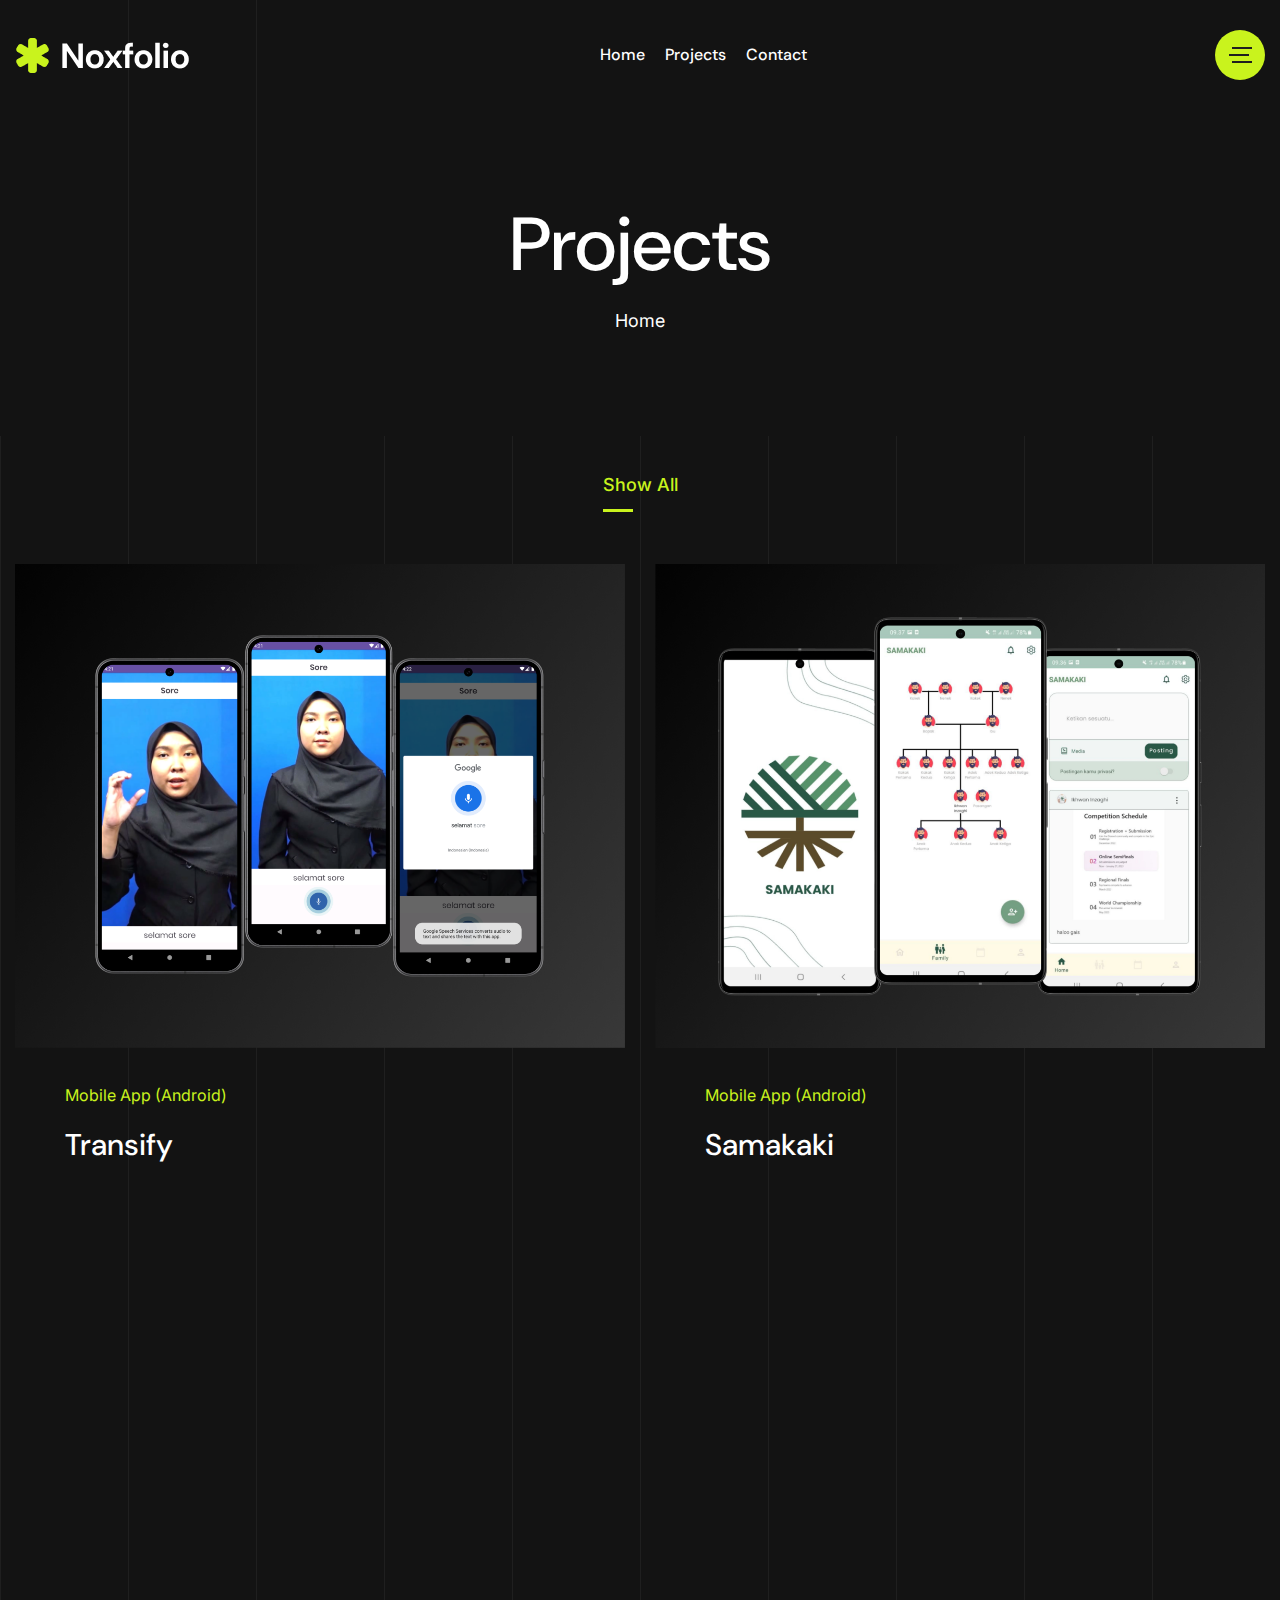
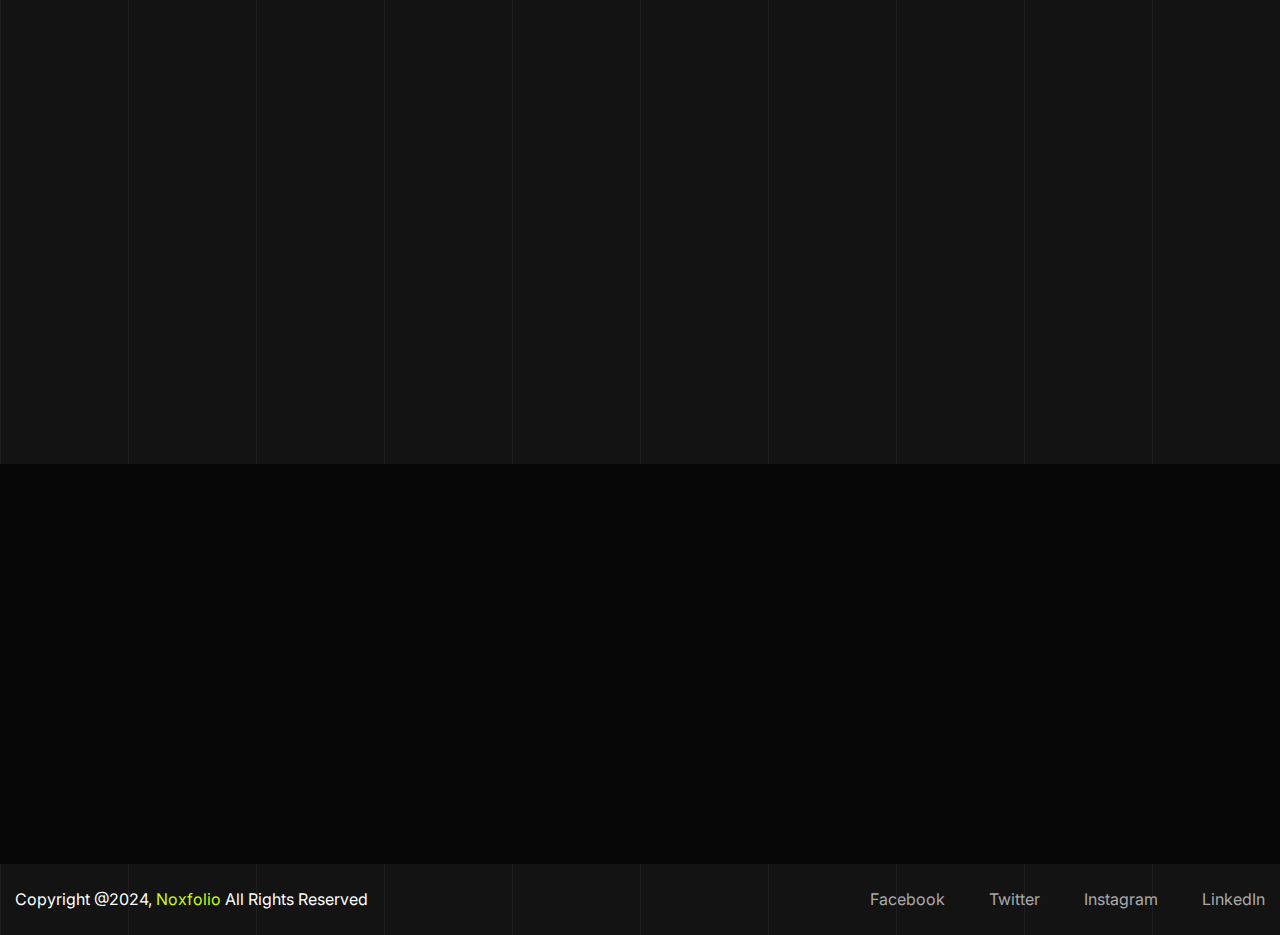
<file: projects.html>
<!DOCTYPE html>
<html lang="zxx">
<head>
    <!-- Required meta tags -->
    <meta charset="utf-8">
    <meta name="description" content="">
    <meta http-equiv="X-UA-Compatible" content="IE=edge">
    <meta name="viewport" content="width=device-width, initial-scale=1, shrink-to-fit=no">

    <!-- Title -->
    <title>Noxfolio - Personal Portfolio Resume HTML Template || Projects Grid</title>
    <!-- Favicon Icon -->
    <link rel="shortcut icon" href="assets/images/favicon.png" type="image/x-icon">
    
    <!-- Flaticon -->
    <link rel="stylesheet" href="assets/css/flaticon.min.css">
    <!-- Font Awesome -->
    <link rel="stylesheet" href="assets/css/fontawesome-5.14.0.min.css">
    <!-- Bootstrap -->
    <link rel="stylesheet" href="assets/css/bootstrap.min.css">
    <!-- Nice Select -->
    <link rel="stylesheet" href="assets/css/nice-select.min.css">
    <!-- Animate -->
    <link rel="stylesheet" href="assets/css/animate.min.css">
    <!-- Slick -->
    <link rel="stylesheet" href="assets/css/slick.min.css">
    <!-- Main Style -->
    <link rel="stylesheet" href="assets/css/style.css">
    
</head>
<body class="home-one">
    <div class="page-wrapper">

        <!-- Preloader -->
        <div class="preloader"></div>

        <!-- main header -->
        <header class="main-header menu-absolute">
            <!--Header-Upper-->
            <div class="header-upper">
                <div class="container container-1620 clearfix">

                    <div class="header-inner rel d-flex align-items-center">
                        <div class="logo-outer">
                            <div class="logo"><a href="index.html"><img src="assets/images/logos/logo.png" alt="Logo" title="Logo"></a></div>
                        </div>

                        <div class="nav-outer clearfix mx-auto">
                            <!-- Main Menu -->
                            <nav class="main-menu navbar-expand-lg">
                                <div class="navbar-header">
                                   <div class="mobile-logo my-15">
                                       <a href="index.html">
                                            <img src="assets/images/logos/logo.png" alt="Logo" title="Logo">
                                       </a>
                                   </div>
                                   
                                    <!-- Toggle Button -->
                                    <button type="button" class="navbar-toggle me-4" data-bs-toggle="collapse" data-bs-target=".navbar-collapse">
                                        <span class="icon-bar"></span>
                                        <span class="icon-bar"></span>
                                        <span class="icon-bar"></span>
                                    </button>
                                </div>

                                <div class="navbar-collapse collapse clearfix">
                                    <ul class="navigation clearfix">
                                        <li><a href="index.html">Home</a></li>
                                        <li><a href="projects.html">Projects</a></li>
                                        <li><a href="contact.html">Contact</a></li>
                                    </ul>
                                </div>

                            </nav>
                            <!-- Main Menu End-->
                        </div>
                        
                        <!-- Menu Button -->
                        <div class="menu-btns">
                            <!-- menu sidbar -->
                            <div class="menu-sidebar">
                                <button>
                                    <img src="assets/images/shape/sidebar-tottler.svg" alt="Toggler">
                                </button>
                            </div>
                        </div>
                    </div>
                </div>
            </div>
            <!--End Header Upper-->
        </header>
       
       
        <!--Form Back Drop-->
        <div class="form-back-drop"></div>
        
        <!-- Hidden Sidebar -->
        <section class="hidden-bar">
            <div class="inner-box text-center">
                <div class="cross-icon"><span class="fa fa-times"></span></div>
                <div class="title">
                    <h4>Get Appointment</h4>
                </div>

                <!--Appointment Form-->
                <div class="appointment-form">
                    <form method="post" action="contact.html">
                        <div class="form-group">
                            <input type="text" name="text" value="" placeholder="Name" required>
                        </div>
                        <div class="form-group">
                            <input type="email" name="email" value="" placeholder="Email Address" required>
                        </div>
                        <div class="form-group">
                            <textarea placeholder="Message" rows="5"></textarea>
                        </div>
                        <div class="form-group">
                            <button type="submit" class="theme-btn">Submit now</button>
                        </div>
                    </form>
                </div>

                <!--Social Icons-->
                <div class="social-style-one">
                    <a href="#"><i class="fab fa-twitter"></i></a>
                    <a href="#"><i class="fab fa-facebook-f"></i></a>
                    <a href="#"><i class="fab fa-instagram"></i></a>
                    <a href="#"><i class="fab fa-pinterest-p"></i></a>
                </div>
            </div>
        </section>
        <!--End Hidden Sidebar -->
       
        
        <!-- Page Banner Start -->
        <section class="page-banner-area pt-200 rpt-140 pb-100 rpb-60 rel z-1 text-center">
            <div class="container">
                <div class="banner-inner text-white">
                    <h1 class="page-title wow fadeInUp delay-0-2s">Projects</h1>
                    <nav aria-label="breadcrumb">
                        <ol class="breadcrumb justify-content-center wow fadeInUp delay-0-4s">
                            <li class="breadcrumb-item"><a href="index.html">Home</a></li>
                            <!-- <li class="breadcrumb-item active">Project Grid View</li> -->
                        </ol>
                    </nav>
                </div>
            </div>
            <div class="bg-lines">
               <span></span><span></span>
               <!-- <span></span><span></span>
               <span></span><span></span>
               <span></span><span></span> -->
            </div>
        </section>
        <!-- Page Banner End -->
        
        
        <!-- Projects Area start -->
        <section class="projects-area pt-40 pb-130 rpb-100 rel z-1">
            <div class="container">
               <ul class="project-filter filter-btns-one justify-content-center pb-35 wow fadeInUp delay-0-2s">
                    <li data-filter="*" class="current">Show All</li>
                    <!-- <li data-filter=".design">Design</li>
                    <li data-filter=".branding">Branding</li>
                    <li data-filter=".marketing">Marketing</li>
                    <li data-filter=".development">Development</li>
                    <li data-filter=".apps">Mobile Apps</li>
                    <li data-filter=".graphics">Graphics</li> -->
                </ul>
                <div class="row project-masonry-active">
                    <div class="col-lg-6 item branding development">
                        <div class="project-item style-two wow fadeInUp delay-0-2s">
                            <div class="project-image">
                                <img src="assets/images/projects/Transify.png" alt="Project">
                                <a href="transify-project-details.html" class="details-btn"><i class="far fa-arrow-right"></i></a>
                            </div>
                            <div class="project-content">
                                <span class="sub-title">Mobile App (Android)</span>
                                <h3><a href="transify-project-details.html">Transify</a></h3>
                            </div>
                        </div>
                    </div>
                    <div class="col-lg-6 item design marketing graphics">
                        <div class="project-item style-two wow fadeInUp delay-0-4s">
                            <div class="project-image">
                                <img src="assets/images/projects/Samakaki.png" alt="Project">
                                <a href="samakaki-project-details.html" class="details-btn"><i class="far fa-arrow-right"></i></a>
                            </div>
                            <div class="project-content">
                                <span class="sub-title">Mobile App (Android)</span>
                                <h3><a href="samakaki-project-details.html">Samakaki</a></h3>
                            </div>
                        </div>
                    </div>
                    <div class="col-lg-6 item development graphics">
                        <div class="project-item style-two wow fadeInUp delay-0-2s">
                            <div class="project-image">
                                <img src="assets/images/projects/TravelKuy.png" alt="Project">
                                <a href="travelkuy-project-details.html" class="details-btn"><i class="far fa-arrow-right"></i></a>
                            </div>
                            <div class="project-content">
                                <span class="sub-title">Mobile App (iOS)</span>
                                <h3><a href="travelkuy-project-details.html">TravelKuy</a></h3>
                            </div>
                        </div>
                    </div>
                    <div class="col-lg-6 item design development apps">
                        <div class="project-item style-two wow fadeInUp delay-0-4s">
                            <div class="project-image">
                                <img src="assets/images/projects/AgroDry.png" alt="Project">
                                <a href="agrodry-project-details.html" class="details-btn"><i class="far fa-arrow-right"></i></a>
                            </div>
                            <div class="project-content">
                                <span class="sub-title">Mobile App (Android)</span>
                                <h3><a href="agrodry-project-details.html">AgroDry</a></h3>
                            </div>
                        </div>
                    </div>
                    
                </div>
                <div class="project-btn text-center wow fadeInUp delay-0-2s">
                    <a href="projects.html" class="theme-btn">View More Projects <i class="far fa-angle-right"></i></a>
                </div>
            </div>
            <div class="bg-lines">
               <span></span><span></span>
               <span></span><span></span>
               <span></span><span></span>
               <span></span><span></span>
               <span></span><span></span>
            </div>
        </section>
        <!-- Projects Area end -->
        
        
        <!-- footer area start -->
        <footer class="main-footer rel z-1">
            <div class="footer-top-wrap bgc-black pt-100 pb-75">
                <div class="container">
                    <div class="row">
                        <div class="col-lg-2 col-md-12">
                            <div class="footer-widget widget_logo wow fadeInUp delay-0-2s">
                                <div class="footer-logo">
                                    <a href="index.html"><img src="assets/images/logos/logo.png" alt="Logo"></a>
                                </div>
                            </div>
                        </div>
                        <div class="col-lg-7 col-md-7">
                            <div class="footer-widget widget_nav_menu wow fadeInUp delay-0-4s">
                                <h6 class="footer-title">Quick Link</h6>
                                <ul>
                                    <li><a href="projects.html">Projects</a></li>
                                    <li><a href="contact.html">Contact</a></li>
                                </ul>
                            </div>
                            <div class="footer-widget widget_newsletter wow fadeInUp delay-0-4s">
                                <form action="#">
                                    <label for="email-address"><i class="far fa-envelope"></i></label>
                                    <input id="email-address" type="email" placeholder="Email Address" required>
                                    <button>Sign Up <i class="far fa-angle-right"></i></button>
                                </form>
                            </div>
                        </div>
                        <div class="col-lg-3 col-md-5">
                            <div class="footer-widget widget_contact_info wow fadeInUp delay-0-6s">
                                <h6 class="footer-title">Address</h6>
                                <ul>
                                    <li><i class="far fa-map-marker-alt"></i> Universitas Negeri Yogyakarta, Yogyakarta</li>
                                    <li><i class="far fa-envelope"></i> <a href="mailto:ikhwaninzaghi999@gmail.com">ikhwaninzaghi999@gmail.com</a></li>
                                </ul>
                            </div>
                        </div>
                    </div>
                </div>
            </div>
            <div class="footer-bottom pt-20 pb-5 rpt-25">
                <div class="container">
                   <div class="row">
                       <div class="col-lg-6">
                            <div class="copyright-text">
                                <p>Copyright @2024, <a href="index.html">Noxfolio</a> All Rights Reserved</p>
                            </div>
                       </div>
                       <div class="col-lg-6 text-lg-end">
                           <ul class="footer-bottom-nav">
                               <li><a href="#">Facebook</a></li>
                               <li><a href="#">Twitter</a></li>
                               <li><a href="#">Instagram</a></li>
                               <li><a href="#">LinkedIn</a></li>
                           </ul>
                       </div>
                   </div>
                   <!-- Scroll Top Button -->
                    <button class="scroll-top scroll-to-target" data-target="html"><span class="fas fa-angle-double-up"></span></button>
                </div>
                <div class="bg-lines">
                   <span></span><span></span>
                   <span></span><span></span>
                   <span></span><span></span>
                   <span></span><span></span>
                   <span></span><span></span>
                </div>
            </div>
        </footer>
        <!-- footer area end -->

    </div>
    <!--End pagewrapper-->
   
    
    <!-- Jquery -->
    <script src="assets/js/jquery-3.6.0.min.js"></script>
    <!-- Bootstrap -->
    <script src="assets/js/bootstrap.min.js"></script>
    <!-- Appear Js -->
    <script src="assets/js/appear.min.js"></script>
    <!-- Slick -->
    <script src="assets/js/slick.min.js"></script>
    <!-- Nice Select -->
    <script src="assets/js/jquery.nice-select.min.js"></script>
    <!-- Image Loader -->
    <script src="assets/js/imagesloaded.pkgd.min.js"></script>
    <!-- Isotope -->
    <script src="assets/js/isotope.pkgd.min.js"></script>
    <!--  WOW Animation -->
    <script src="assets/js/wow.min.js"></script>
    <!-- Custom script -->
    <script src="assets/js/script.js"></script>

</body>
</html>
</file>
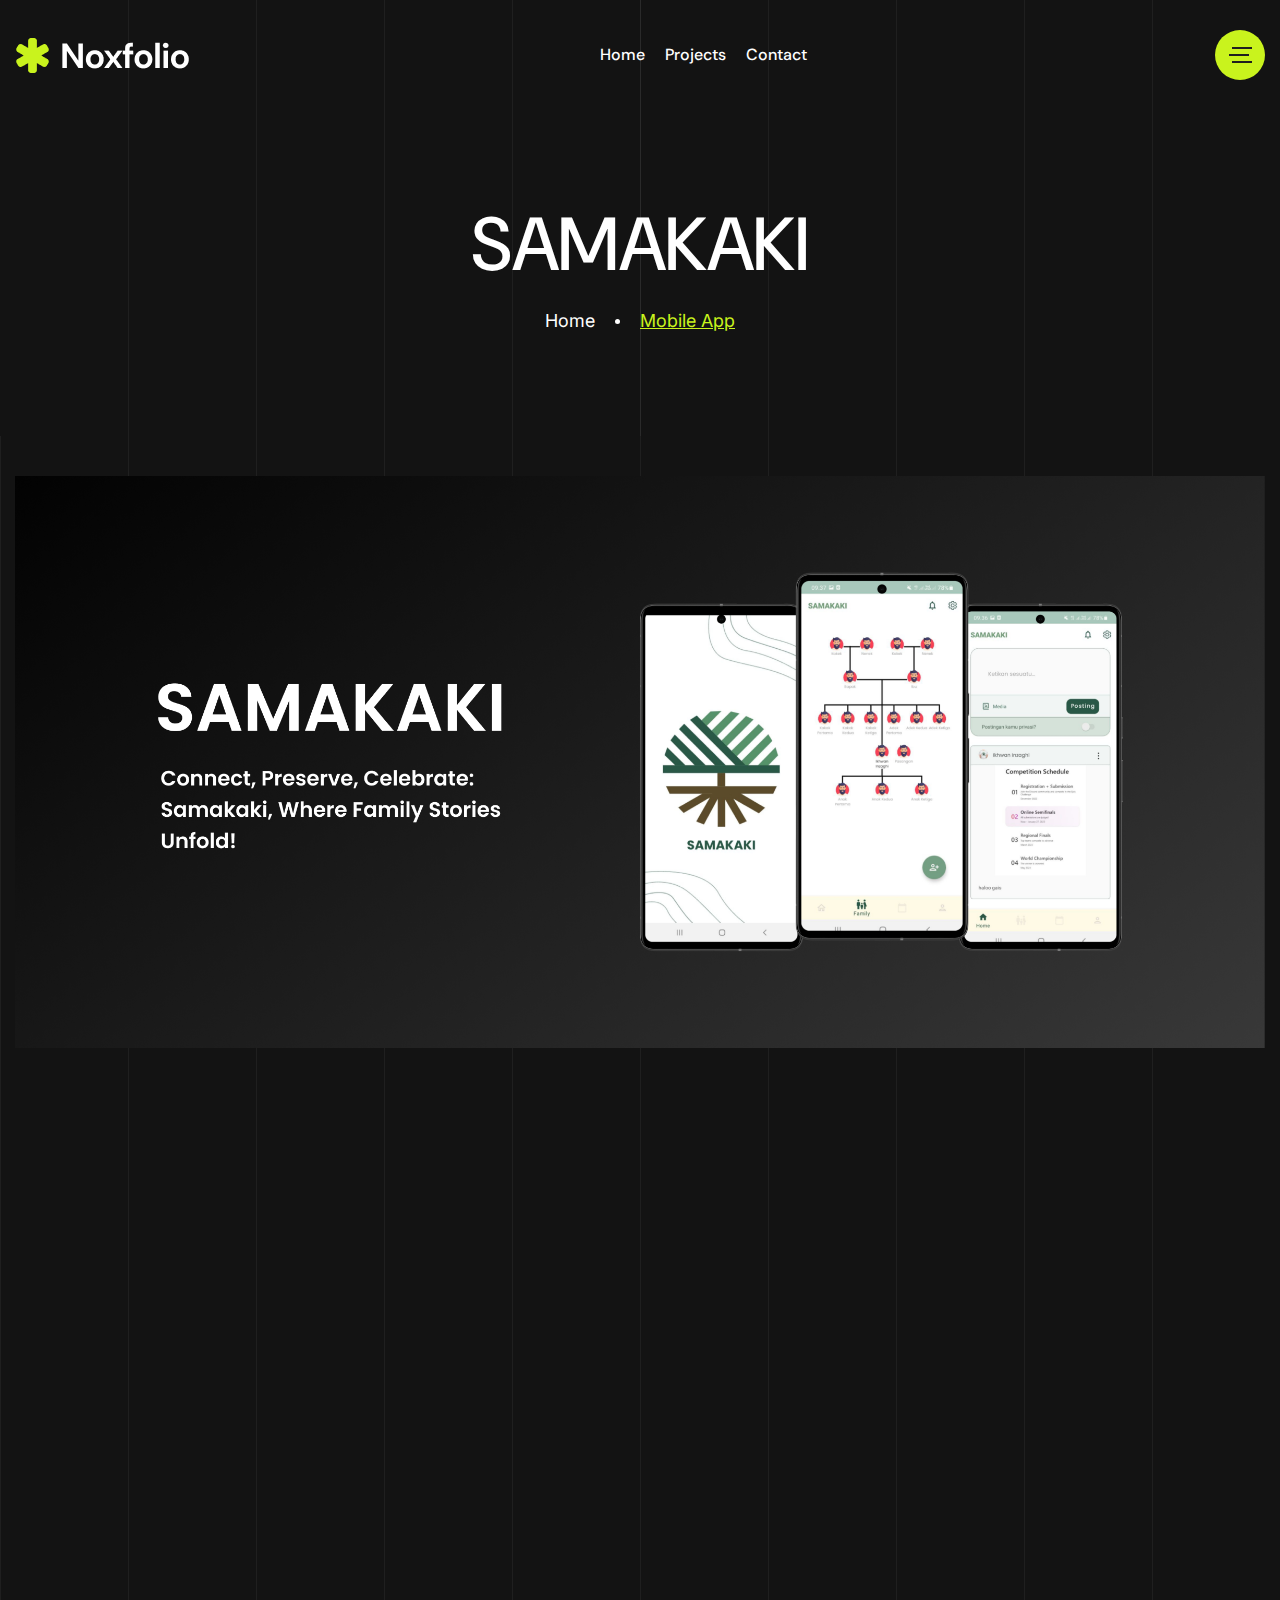
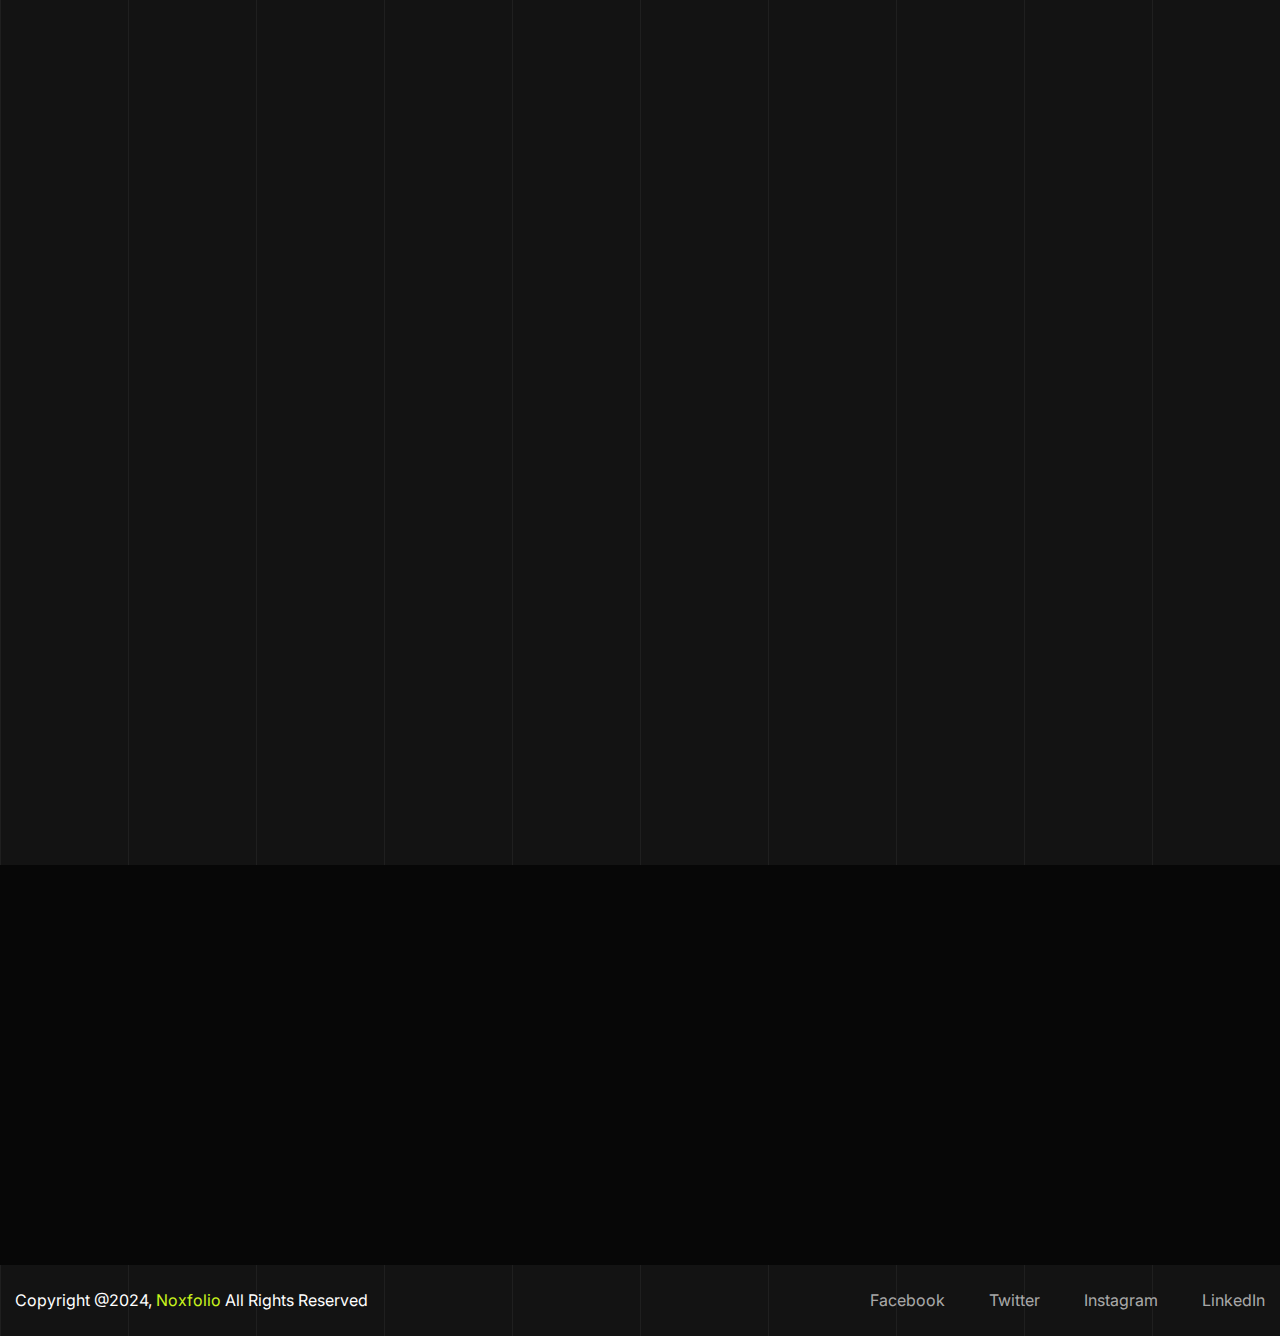
<file: samakaki-project-details.html>
<!DOCTYPE html>
<html lang="zxx">
<head>
    <!-- Required meta tags -->
    <meta charset="utf-8">
    <meta name="description" content="">
    <meta http-equiv="X-UA-Compatible" content="IE=edge">
    <meta name="viewport" content="width=device-width, initial-scale=1, shrink-to-fit=no">

    <!-- Title -->
    <title>Noxfolio - Personal Portfolio Resume HTML Template || Projects Details</title>
    <!-- Favicon Icon -->
    <link rel="shortcut icon" href="assets/images/favicon.png" type="image/x-icon">
    
    <!-- Flaticon -->
    <link rel="stylesheet" href="assets/css/flaticon.min.css">
    <!-- Font Awesome -->
    <link rel="stylesheet" href="assets/css/fontawesome-5.14.0.min.css">
    <!-- Bootstrap -->
    <link rel="stylesheet" href="assets/css/bootstrap.min.css">
    <!-- Nice Select -->
    <link rel="stylesheet" href="assets/css/nice-select.min.css">
    <!-- Animate -->
    <link rel="stylesheet" href="assets/css/animate.min.css">
    <!-- Slick -->
    <link rel="stylesheet" href="assets/css/slick.min.css">
    <!-- Main Style -->
    <link rel="stylesheet" href="assets/css/style.css">
    
</head>
<body class="home-one">
    <div class="page-wrapper">

        <!-- Preloader -->
        <div class="preloader"></div>

        <!-- main header -->
        <header class="main-header menu-absolute">
            <!--Header-Upper-->
            <div class="header-upper">
                <div class="container container-1620 clearfix">

                    <div class="header-inner rel d-flex align-items-center">
                        <div class="logo-outer">
                            <div class="logo"><a href="index.html"><img src="assets/images/logos/logo.png" alt="Logo" title="Logo"></a></div>
                        </div>

                        <div class="nav-outer clearfix mx-auto">
                            <!-- Main Menu -->
                            <nav class="main-menu navbar-expand-lg">
                                <div class="navbar-header">
                                   <div class="mobile-logo my-15">
                                       <a href="index.html">
                                            <img src="assets/images/logos/logo.png" alt="Logo" title="Logo">
                                       </a>
                                   </div>
                                   
                                    <!-- Toggle Button -->
                                    <button type="button" class="navbar-toggle me-4" data-bs-toggle="collapse" data-bs-target=".navbar-collapse">
                                        <span class="icon-bar"></span>
                                        <span class="icon-bar"></span>
                                        <span class="icon-bar"></span>
                                    </button>
                                </div>

                                <div class="navbar-collapse collapse clearfix">
                                    <ul class="navigation clearfix">
                                        <li><a href="index.html">Home</a></li>
                                        <li><a href="projects.html">Projects</a></li>
                                        <li><a href="contact.html">Contact</a></li>
                                    </ul>
                                </div>

                            </nav>
                            <!-- Main Menu End-->
                        </div>
                        
                        <!-- Menu Button -->
                        <div class="menu-btns">
                            <!-- menu sidbar -->
                            <div class="menu-sidebar">
                                <button>
                                    <img src="assets/images/shape/sidebar-tottler.svg" alt="Toggler">
                                </button>
                            </div>
                        </div>
                    </div>
                </div>
            </div>
            <!--End Header Upper-->
        </header>
       
       
        <!--Form Back Drop-->
        <div class="form-back-drop"></div>
        
        <!-- Hidden Sidebar -->
        <section class="hidden-bar">
            <div class="inner-box text-center">
                <div class="cross-icon"><span class="fa fa-times"></span></div>
                <div class="title">
                    <h4>Get Appointment</h4>
                </div>

                <!--Appointment Form-->
                <div class="appointment-form">
                    <form method="post" action="contact.html">
                        <div class="form-group">
                            <input type="text" name="text" value="" placeholder="Name" required>
                        </div>
                        <div class="form-group">
                            <input type="email" name="email" value="" placeholder="Email Address" required>
                        </div>
                        <div class="form-group">
                            <textarea placeholder="Message" rows="5"></textarea>
                        </div>
                        <div class="form-group">
                            <button type="submit" class="theme-btn">Submit now</button>
                        </div>
                    </form>
                </div>

                <!--Social Icons-->
                <div class="social-style-one">
                    <a href="#"><i class="fab fa-twitter"></i></a>
                    <a href="#"><i class="fab fa-facebook-f"></i></a>
                    <a href="#"><i class="fab fa-instagram"></i></a>
                    <a href="#"><i class="fab fa-pinterest-p"></i></a>
                </div>
            </div>
        </section>
        <!--End Hidden Sidebar -->
       
        
        <!-- Page Banner Start -->
        <section class="page-banner-area pt-200 rpt-140 pb-100 rpb-60 rel z-1 text-center">
            <div class="container">
                <div class="banner-inner text-white">
                    <h1 class="page-title wow fadeInUp delay-0-2s">SAMAKAKI</h1>
                    <nav aria-label="breadcrumb">
                        <ol class="breadcrumb justify-content-center wow fadeInUp delay-0-4s">
                            <li class="breadcrumb-item"><a href="index.html">Home</a></li>
                            <li class="breadcrumb-item active">Mobile App</li>
                        </ol>
                    </nav>
                </div>
            </div>
            <div class="bg-lines">
               <span></span><span></span>
               <span></span><span></span>
               <span></span><span></span>
               <span></span><span></span>
               <span></span><span></span>
            </div>
        </section>
        <!-- Page Banner End -->
        
        
        <!-- ProjectDetails Area start -->
        <section class="projects-details-area pt-40 pb-130 rpb-100 rel z-1">
            <div class="container">
                <div class="projects-details-image mb-50 wow fadeInUp delay-0-2s">
                    <img src="assets/images/projects/Samakaki Banner.png" alt="Project Details">
                </div>
                <div class="row gap-120">
                    <div class="col-lg-8">
                        <div class="project-details-content wow fadeInUp delay-0-2s">
                            <h3>Product Summary</h3>
                            <p class="big-letter">Connect, Preserve, Celebrate: Samakaki, Where Family Stories Unfold!</p>
                            <p>Samakaki is a social media application designed to be family-friendly. It offers a unique feature of family lineage tracking, allowing users to explore and maintain their family history on a digital platform. Focused on providing a safe and inclusive experience, Samakaki aims to connect family members and strengthen familial bonds through the sharing of moments and stories, while also offering tools to understand and celebrate their heritage.</p>
                            <ul class="list-style-one two-column mt-50 mb-40">
                                <li>Kotlin</li>
                                <li>MVVM Architecture</li>
                                <li>Room DB</li>
                                <li>Retrofit</li>
                                <li>Dependency Injection</li>
                                <li>Firebase</li>
                            </ul>
                        </div>
                    </div>
                    <div class="col-lg-4 wow fadeInUp delay-0-4s">
                        <div class="project-details-info rmb-55" style="background-image: url(assets/images/projects/project-info-bg.png);">
                            <div class="pd-info-item">
                                <span>Category</span>
                                <h5>Android</h5>
                            </div>
                            <div class="pd-info-item">
                                <span>Clients</span>
                                <h5>PT Qatros Teknologi Nusantara</h5>
                            </div>
                            <div class="pd-info-item">
                                <span>Position</span>
                                <h5>Mobile Engineer</h5>
                            </div>
                            <div class="pd-info-item">
                                <span>Published</span>
                                <h5>2022</h5>
                            </div>
                        </div>
                    </div>
                </div>
                <!-- <div class="row pb-15">
                    <div class="col-lg-4 col-sm-6">
                        <div class="image mb-30 wow fadeInUp delay-0-2s">
                            <img src="assets/images/projects/project-middle1.jpg" alt="Project Middle">
                        </div>
                    </div>
                    <div class="col-lg-4 col-sm-6">
                        <div class="image mb-30 wow fadeInUp delay-0-4s">
                            <img src="assets/images/projects/project-middle2.jpg" alt="Project Middle">
                        </div>
                    </div>
                    <div class="col-lg-4 col-sm-6">
                        <div class="image mb-30 wow fadeInUp delay-0-6s">
                            <img src="assets/images/projects/project-middle3.jpg" alt="Project Middle">
                        </div>
                    </div>
                </div> -->
                <!-- <div class="project-bottom-content mb-50 wow fadeInUp delay-0-2s">
                    <h3 class="title mb-25">Project Summery</h3>
                    <p>There are many variations of passages of Lorem Ipsum available, but the majority have suffered alteration in some form, by injected humour, or randomised words which don't look even slightly believable. If you are going to use a passage of Lorem Ipsum, you need to be sure there isn't anything embarrassing hidden in the middle of text. All the Lorem Ipsum generators on the Internet tend to repeat predefined chunks as necessary, making this the first true generator on the Internet. It uses a dictionary of over 200 Latin words, combined with a handful of model sentence structures, to generate Lorem Ipsum which looks reasonable. The generated Lorem Ipsum is therefore always free from repetition, injected humour, or non-characteristic words etc.</p>
                </div> -->
                <!-- <div class="tag-share py-30 wow fadeInUp delay-0-2s">
                    <div class="item">
                        <b>Tags</b>
                        <div class="tag-coulds">
                            <a href="blog.html">Design</a>
                            <a href="blog.html">Figma</a>
                            <a href="blog.html">Apps</a>
                        </div>
                    </div>
                    <div class="item">
                        <b>Share</b>
                        <div class="social-style-one">
                            <a href="#"><i class="fab fa-facebook-f"></i></a>
                            <a href="#"><i class="fab fa-twitter"></i></a>
                            <a href="#"><i class="fab fa-linkedin-in"></i></a>
                            <a href="#"><i class="fab fa-instagram"></i></a>
                        </div>
                    </div>
                </div> -->
            </div>
            <div class="bg-lines">
               <span></span><span></span>
               <span></span><span></span>
               <span></span><span></span>
               <span></span><span></span>
               <span></span><span></span>
            </div>
        </section>
        <!-- Project Details Area end -->
        
        
        <!-- Related Projects Area start -->
        <section class="related-projects-area pb-70 rpb-40 rel z-1">
            <div class="container">
                <div class="row justify-content-center">
                    <div class="col-xl-12">
                        <div class="section-title text-center mb-60 wow fadeInUp delay-0-2s">
                            <h2>Related Projects</h2>
                        </div>
                    </div>
                </div>
                <div class="row">
                    <div class="col-xl-4 col-md-6">
                        <div class="project-item style-two wow fadeInUp delay-0-2s">
                            <div class="project-image before-after-none">
                                <img src="assets/images/projects/Transify - Related Project.png" alt="Project">
                            </div>
                            <div class="project-content">
                                <span class="sub-title">Mobile App</span>
                                <h4><a href="transify-project-details.html">Transify</a></h4>
                            </div>
                        </div>
                    </div>
                    <div class="col-xl-4 col-md-6">
                        <div class="project-item style-two wow fadeInUp delay-0-4s">
                            <div class="project-image before-after-none">
                                <img src="assets/images/projects/Agrodry - Related Project.png" alt="Project">
                            </div>
                            <div class="project-content">
                                <span class="sub-title">Mobile App</span>
                                <h4><a href="agrodry-project-details.html">Agrodry</a></h4>
                            </div>
                        </div>
                    </div>
                    <div class="col-xl-4 col-md-6">
                        <div class="project-item style-two wow fadeInUp delay-0-6s">
                            <div class="project-image before-after-none">
                                <img src="assets/images/projects/TravelKuy - Related Project.png" alt="Project">
                            </div>
                            <div class="project-content">
                                <span class="sub-title">Mobile App</span>
                                <h4><a href="travelkuy-project-details.html">Travelkuy</a></h4>
                            </div>
                        </div>
                    </div>
                </div>
            </div>
            <div class="bg-lines">
               <span></span><span></span>
               <span></span><span></span>
               <span></span><span></span>
               <span></span><span></span>
               <span></span><span></span>
            </div>
        </section>
        <!-- Related Projects Area end -->
        
        
        <!-- footer area start -->
        <footer class="main-footer rel z-1">
            <div class="footer-top-wrap bgc-black pt-100 pb-75">
                <div class="container">
                    <div class="row">
                        <div class="col-lg-2 col-md-12">
                            <div class="footer-widget widget_logo wow fadeInUp delay-0-2s">
                                <div class="footer-logo">
                                    <a href="index.html"><img src="assets/images/logos/logo.png" alt="Logo"></a>
                                </div>
                            </div>
                        </div>
                        <div class="col-lg-7 col-md-7">
                            <div class="footer-widget widget_nav_menu wow fadeInUp delay-0-4s">
                                <h6 class="footer-title">Quick Link</h6>
                                <ul>
                                    <li><a href="projects.html">Projects</a></li>
                                    <li><a href="contact.html">Contact</a></li>
                                </ul>
                            </div>
                            <div class="footer-widget widget_newsletter wow fadeInUp delay-0-4s">
                                <form action="#">
                                    <label for="email-address"><i class="far fa-envelope"></i></label>
                                    <input id="email-address" type="email" placeholder="Email Address" required>
                                    <button>Sign Up <i class="far fa-angle-right"></i></button>
                                </form>
                            </div>
                        </div>
                        <div class="col-lg-3 col-md-5">
                            <div class="footer-widget widget_contact_info wow fadeInUp delay-0-6s">
                                <h6 class="footer-title">Address</h6>
                                <ul>
                                    <li><i class="far fa-map-marker-alt"></i> Universitas Negeri Yogyakarta, Yogyakarta</li>
                                    <li><i class="far fa-envelope"></i> <a href="mailto:ikhwaninzaghi999@gmail.com">ikhwaninzaghi999@gmail.com</a></li>
                                </ul>
                            </div>
                        </div>
                    </div>
                </div>
            </div>
            <div class="footer-bottom pt-20 pb-5 rpt-25">
                <div class="container">
                   <div class="row">
                       <div class="col-lg-6">
                            <div class="copyright-text">
                                <p>Copyright @2024, <a href="index.html">Noxfolio</a> All Rights Reserved</p>
                            </div>
                       </div>
                       <div class="col-lg-6 text-lg-end">
                           <ul class="footer-bottom-nav">
                               <li><a href="#">Facebook</a></li>
                               <li><a href="#">Twitter</a></li>
                               <li><a href="#">Instagram</a></li>
                               <li><a href="#">LinkedIn</a></li>
                           </ul>
                       </div>
                   </div>
                   <!-- Scroll Top Button -->
                    <button class="scroll-top scroll-to-target" data-target="html"><span class="fas fa-angle-double-up"></span></button>
                </div>
                <div class="bg-lines">
                   <span></span><span></span>
                   <span></span><span></span>
                   <span></span><span></span>
                   <span></span><span></span>
                   <span></span><span></span>
                </div>
            </div>
        </footer>
        <!-- footer area end -->

    </div>
    <!--End pagewrapper-->
   
    
    <!-- Jquery -->
    <script src="assets/js/jquery-3.6.0.min.js"></script>
    <!-- Bootstrap -->
    <script src="assets/js/bootstrap.min.js"></script>
    <!-- Appear Js -->
    <script src="assets/js/appear.min.js"></script>
    <!-- Slick -->
    <script src="assets/js/slick.min.js"></script>
    <!-- Nice Select -->
    <script src="assets/js/jquery.nice-select.min.js"></script>
    <!-- Image Loader -->
    <script src="assets/js/imagesloaded.pkgd.min.js"></script>
    <!-- Isotope -->
    <script src="assets/js/isotope.pkgd.min.js"></script>
    <!--  WOW Animation -->
    <script src="assets/js/wow.min.js"></script>
    <!-- Custom script -->
    <script src="assets/js/script.js"></script>

</body>
</html>
</file>
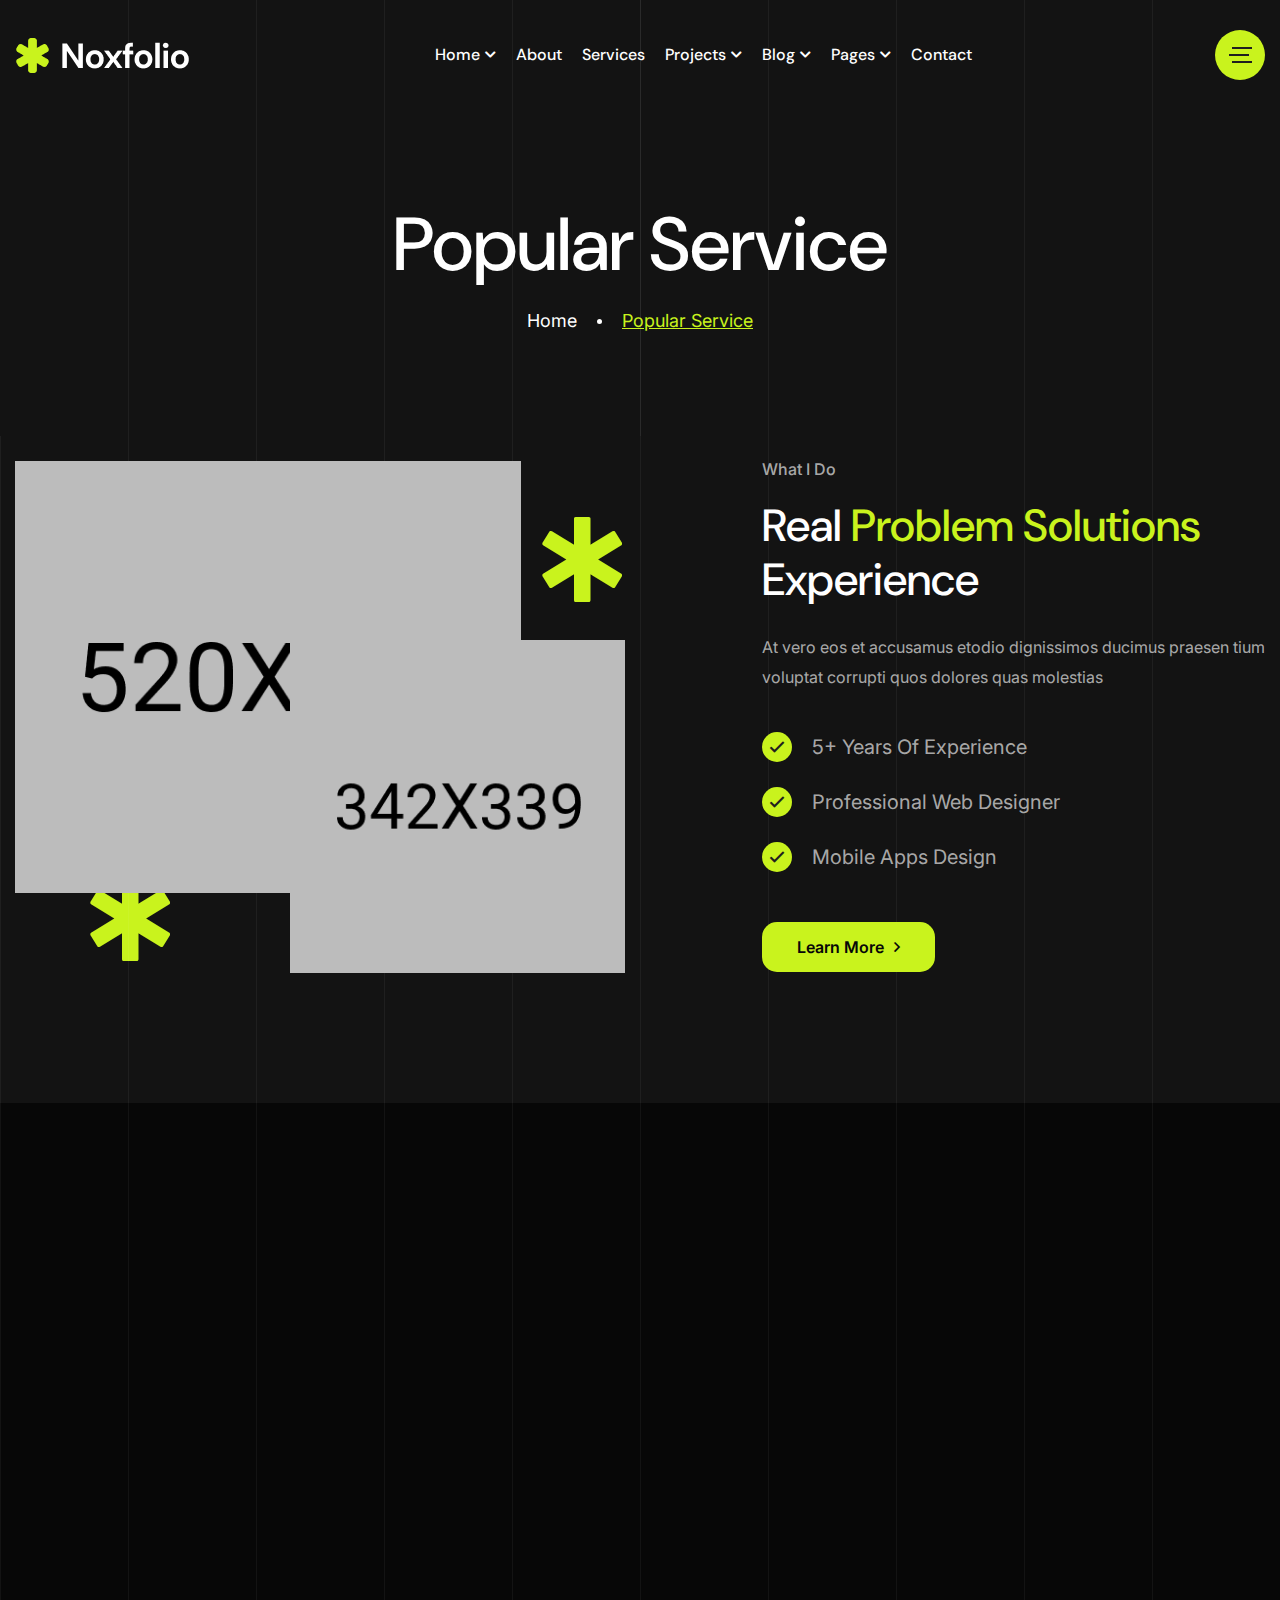
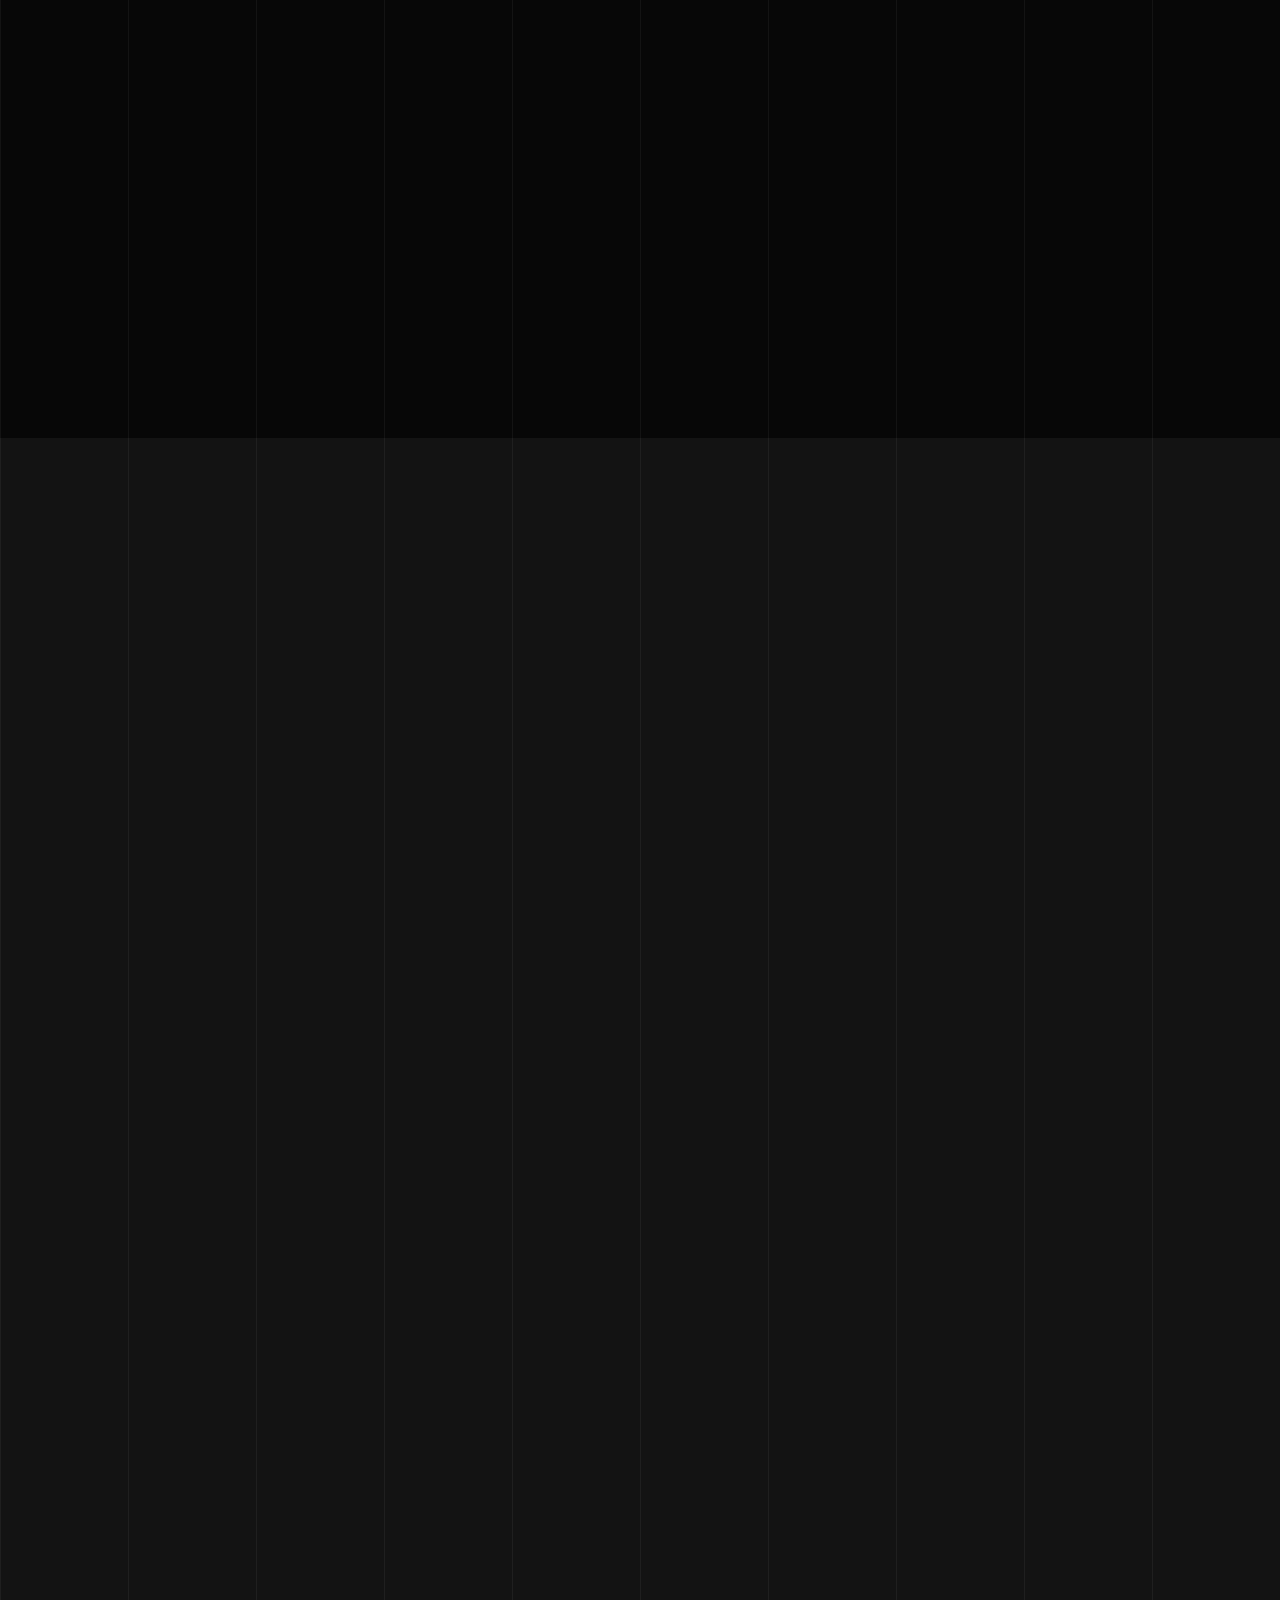
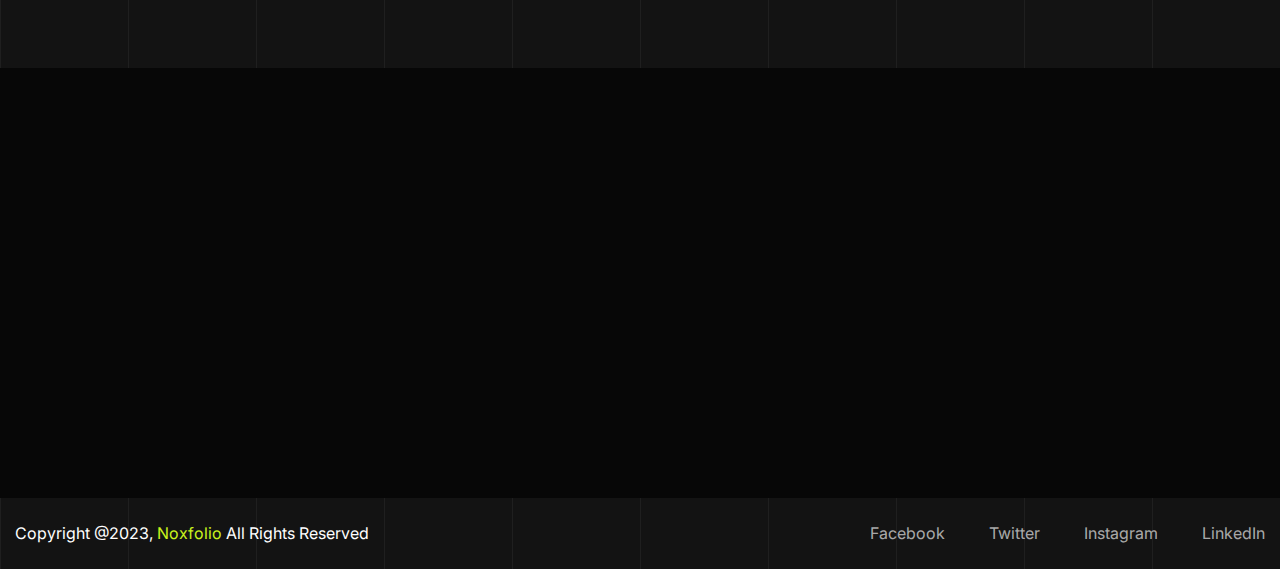
<file: services.html>
<!DOCTYPE html>
<html lang="zxx">
<head>
    <!-- Required meta tags -->
    <meta charset="utf-8">
    <meta name="description" content="">
    <meta http-equiv="X-UA-Compatible" content="IE=edge">
    <meta name="viewport" content="width=device-width, initial-scale=1, shrink-to-fit=no">

    <!-- Title -->
    <title>Noxfolio - Personal Portfolio Resume HTML Template || Services</title>
    <!-- Favicon Icon -->
    <link rel="shortcut icon" href="assets/images/favicon.png" type="image/x-icon">
    
    <!-- Flaticon -->
    <link rel="stylesheet" href="assets/css/flaticon.min.css">
    <!-- Font Awesome -->
    <link rel="stylesheet" href="assets/css/fontawesome-5.14.0.min.css">
    <!-- Bootstrap -->
    <link rel="stylesheet" href="assets/css/bootstrap.min.css">
    <!-- Nice Select -->
    <link rel="stylesheet" href="assets/css/nice-select.min.css">
    <!-- Animate -->
    <link rel="stylesheet" href="assets/css/animate.min.css">
    <!-- Slick -->
    <link rel="stylesheet" href="assets/css/slick.min.css">
    <!-- Main Style -->
    <link rel="stylesheet" href="assets/css/style.css">
    
</head>
<body class="home-one">
    <div class="page-wrapper">

        <!-- Preloader -->
        <div class="preloader"></div>

        <!-- main header -->
        <header class="main-header menu-absolute">
            <!--Header-Upper-->
            <div class="header-upper">
                <div class="container container-1620 clearfix">

                    <div class="header-inner rel d-flex align-items-center">
                        <div class="logo-outer">
                            <div class="logo"><a href="index.html"><img src="assets/images/logos/logo.png" alt="Logo" title="Logo"></a></div>
                        </div>

                        <div class="nav-outer clearfix mx-auto">
                            <!-- Main Menu -->
                            <nav class="main-menu navbar-expand-lg">
                                <div class="navbar-header">
                                   <div class="mobile-logo my-15">
                                       <a href="index.html">
                                            <img src="assets/images/logos/logo.png" alt="Logo" title="Logo">
                                       </a>
                                   </div>
                                   
                                    <!-- Toggle Button -->
                                    <button type="button" class="navbar-toggle me-4" data-bs-toggle="collapse" data-bs-target=".navbar-collapse">
                                        <span class="icon-bar"></span>
                                        <span class="icon-bar"></span>
                                        <span class="icon-bar"></span>
                                    </button>
                                </div>

                                <div class="navbar-collapse collapse clearfix">
                                    <ul class="navigation clearfix">
                                        <li class="dropdown"><a href="#">Home</a>
                                            <ul>
                                                <li><a href="index.html">MultiPage</a></li>
                                                <li><a href="indexonepage.html">OnePage</a></li>
                                            </ul>
                                        </li>
                                        <li><a href="about.html">about</a></li>
                                        <li><a href="services.html">services</a></li>
                                        <li class="dropdown"><a href="#">projects</a>
                                            <ul>
                                                <li><a href="projects.html">project Grid</a></li>
                                                <li><a href="projects-masonry.html">projects masonry</a></li>
                                                <li><a href="project-details.html">projects details</a></li>
                                            </ul>
                                        </li>
                                        <li class="dropdown"><a href="#">blog</a>
                                            <ul>
                                                <li><a href="blog.html">blog standard</a></li>
                                                <li><a href="blog-details.html">blog details</a></li>
                                            </ul>
                                        </li>
                                        <li class="dropdown"><a href="#">pages</a>
                                            <ul>
                                                <li><a href="404.html">Error Page</a></li>
                                            </ul>
                                        </li>
                                        <li><a href="contact.html">Contact</a></li>
                                    </ul>
                                </div>

                            </nav>
                            <!-- Main Menu End-->
                        </div>
                        
                        <!-- Menu Button -->
                        <div class="menu-btns">
                            <!-- menu sidbar -->
                            <div class="menu-sidebar">
                                <button>
                                    <img src="assets/images/shape/sidebar-tottler.svg" alt="Toggler">
                                </button>
                            </div>
                        </div>
                    </div>
                </div>
            </div>
            <!--End Header Upper-->
        </header>
       
       
        <!--Form Back Drop-->
        <div class="form-back-drop"></div>
        
        <!-- Hidden Sidebar -->
        <section class="hidden-bar">
            <div class="inner-box text-center">
                <div class="cross-icon"><span class="fa fa-times"></span></div>
                <div class="title">
                    <h4>Get Appointment</h4>
                </div>

                <!--Appointment Form-->
                <div class="appointment-form">
                    <form method="post" action="contact.html">
                        <div class="form-group">
                            <input type="text" name="text" value="" placeholder="Name" required>
                        </div>
                        <div class="form-group">
                            <input type="email" name="email" value="" placeholder="Email Address" required>
                        </div>
                        <div class="form-group">
                            <textarea placeholder="Message" rows="5"></textarea>
                        </div>
                        <div class="form-group">
                            <button type="submit" class="theme-btn">Submit now</button>
                        </div>
                    </form>
                </div>

                <!--Social Icons-->
                <div class="social-style-one">
                    <a href="#"><i class="fab fa-twitter"></i></a>
                    <a href="#"><i class="fab fa-facebook-f"></i></a>
                    <a href="#"><i class="fab fa-instagram"></i></a>
                    <a href="#"><i class="fab fa-pinterest-p"></i></a>
                </div>
            </div>
        </section>
        <!--End Hidden Sidebar -->
       
        
        <!-- Page Banner Start -->
        <section class="page-banner-area pt-200 rpt-140 pb-100 rpb-60 rel z-1 text-center">
            <div class="container">
                <div class="banner-inner text-white">
                    <h1 class="page-title wow fadeInUp delay-0-2s">Popular Service</h1>
                    <nav aria-label="breadcrumb">
                        <ol class="breadcrumb justify-content-center wow fadeInUp delay-0-4s">
                            <li class="breadcrumb-item"><a href="index.html">Home</a></li>
                            <li class="breadcrumb-item active">Popular Service</li>
                        </ol>
                    </nav>
                </div>
            </div>
            <div class="bg-lines">
               <span></span><span></span>
               <span></span><span></span>
               <span></span><span></span>
               <span></span><span></span>
               <span></span><span></span>
            </div>
        </section>
        <!-- Page Banner End -->
        
        
        <!-- What I Do Area start -->
        <section class="what-i-do-area pt-25 rpt-0 pb-130 rpb-100 rel z-1">
            <div class="container">
                <div class="row align-items-center justify-content-between">
                    <div class="col-lg-6">
                        <div class="what-i-do-images rmb-55 wow fadeInUp delay-0-2s">
                            <div class="first-image">
                                <img src="assets/images/about/what-i-do1.jpg" alt="What I do">
                            </div>
                            <div class="last-image">
                                <img src="assets/images/about/what-i-do2.jpg" alt="What I do">
                            </div>
                            <div class="icon first"><i class="flaticon-asterisk-1"></i></div>
                            <div class="icon last"><i class="flaticon-asterisk-1"></i></div>
                        </div>
                    </div>
                    <div class="col-xl-5 col-lg-6">
                        <div class="what-i-do-content wow fadeInUp delay-0-4s">
                            <div class="section-title mb-40">
                                <span class="sub-title mb-15">What I Do</span>
                                <h2>Real <span>Problem Solutions</span> Experience</h2>
                                <p>At vero eos et accusamus etodio dignissimos ducimus praesen tium voluptat corrupti quos dolores quas molestias </p>
                            </div>
                            <ul class="list-style-two pb-50">
                                <li>5+ Years Of Experience</li>
                                <li>Professional Web Designer</li>
                                <li>Mobile Apps Design</li>
                            </ul>
                            <a href="about.html" class="theme-btn">Learn More <i class="far fa-angle-right"></i></a>
                        </div>
                    </div>
                </div>
            </div>
            <div class="bg-lines">
               <span></span><span></span>
               <span></span><span></span>
               <span></span><span></span>
               <span></span><span></span>
               <span></span><span></span>
            </div>
        </section>
        <!-- What I Do Area end -->
        
        
        <!-- Services Area start -->
        <section class="services-area bgc-black pt-130 rpt-100 pb-100 rpb-70 rel z-1">
            <div class="container">
                <div class="row justify-content-center">
                    <div class="col-xl-6 col-lg-8">
                        <div class="section-title text-center mb-60 wow fadeInUp delay-0-2s">
                            <span class="sub-title mb-15">Popular Services</span>
                            <h2>My <span>Special Service</span> For your Business Development</h2>
                        </div>
                    </div>
                </div>
                <div class="row">
                    <div class="col-lg-6">
                        <div class="service-item wow fadeInUp delay-0-2s">
                            <div class="number">01.</div>
                            <div class="content">
                                <h4>Brand Identity Design</h4>
                                <p>Dignissimos ducimus blanditiis praesen</p>
                            </div>
                            <a href="service-details.html" class="details-btn"><i class="fas fa-arrow-right"></i></a>
                        </div>
                    </div>
                    <div class="col-lg-6">
                        <div class="service-item wow fadeInUp delay-0-4s">
                            <div class="number">02.</div>
                            <div class="content">
                                <h4>Website Design</h4>
                                <p>Dignissimos ducimus blanditiis praesen</p>
                            </div>
                            <a href="service-details.html" class="details-btn"><i class="fas fa-arrow-right"></i></a>
                        </div>
                    </div>
                    <div class="col-lg-6">
                        <div class="service-item wow fadeInUp delay-0-2s">
                            <div class="number">03.</div>
                            <div class="content">
                                <h4>Mobile Application Design</h4>
                                <p>Dignissimos ducimus blanditiis praesen</p>
                            </div>
                            <a href="service-details.html" class="details-btn"><i class="fas fa-arrow-right"></i></a>
                        </div>
                    </div>
                    <div class="col-lg-6">
                        <div class="service-item wow fadeInUp delay-0-4s">
                            <div class="number">04.</div>
                            <div class="content">
                                <h4>Motion Graphics Design</h4>
                                <p>Dignissimos ducimus blanditiis praesen</p>
                            </div>
                            <a href="service-details.html" class="details-btn"><i class="fas fa-arrow-right"></i></a>
                        </div>
                    </div>
                    <div class="col-lg-6">
                        <div class="service-item wow fadeInUp delay-0-2s">
                            <div class="number">05.</div>
                            <div class="content">
                                <h4>Website Development</h4>
                                <p>Dignissimos ducimus blanditiis praesen</p>
                            </div>
                            <a href="service-details.html" class="details-btn"><i class="fas fa-arrow-right"></i></a>
                        </div>
                    </div>
                    <div class="col-lg-6">
                        <div class="service-item wow fadeInUp delay-0-4s">
                            <div class="number">06.</div>
                            <div class="content">
                                <h4>SEO & Digital Marketing</h4>
                                <p>Dignissimos ducimus blanditiis praesen</p>
                            </div>
                            <a href="service-details.html" class="details-btn"><i class="fas fa-arrow-right"></i></a>
                        </div>
                    </div>
                </div>
            </div>
            <div class="bg-lines">
               <span></span><span></span>
               <span></span><span></span>
               <span></span><span></span>
               <span></span><span></span>
               <span></span><span></span>
            </div>
        </section>
        <!-- Services Area end -->
        
        
        <!-- Pricing Area start -->
        <section id="pricing" class="pricing-area pt-130 rpt-100 pb-100 rpb-70 rel z-1">
            <div class="container">
                <div class="row justify-content-center">
                    <div class="col-xl-12">
                        <div class="section-title text-center mb-60 wow fadeInUp delay-0-2s">
                            <span class="sub-title mb-15">Pricing Package</span>
                            <h2>Amazing <span>Pricing</span> For your Projects</h2>
                        </div>
                    </div>
                </div>
                <div class="row justify-content-center">
                    <div class="col-lg-4 col-md-6">
                        <div class="pricing-item wow fadeInUp delay-0-2s">
                            <div class="pricing-header">
                                <h4 class="title">Basic Plan</h4>
                                <p class="save-percent">Try Out Basic Plan Save <span>20%</span></p>
                                <span class="price">19.95</span>
                            </div>
                            <div class="pricing-details">
                                <p>Sed perspiciatis unde natus totam see rem aperiam eaque inventore</p>
                                <ul>
                                    <li>Website Design</li>
                                    <li>Mobile Apps Design</li>
                                    <li>Product Design</li>
                                    <li class="unable">Digital Marketing</li>
                                    <li class="unable">Custom Support</li>
                                </ul>
                                <a href="contact.html" class="theme-btn">Choose Package <i class="far fa-angle-right"></i></a>
                            </div>
                        </div>
                    </div>
                    <div class="col-lg-4 col-md-6">
                        <div class="pricing-item wow fadeInUp delay-0-4s">
                            <div class="pricing-header">
                                <h4 class="title">Standard Plan</h4>
                                <p class="save-percent">Try Out Basic Plan Save <span>35%</span></p>
                                <span class="price">19.95</span>
                            </div>
                            <div class="pricing-details">
                                <p>Sed perspiciatis unde natus totam see rem aperiam eaque inventore</p>
                                <ul>
                                    <li>Website Design</li>
                                    <li>Mobile Apps Design</li>
                                    <li>Product Design</li>
                                    <li>Digital Marketing</li>
                                    <li>Custom Support</li>
                                </ul>
                                <a href="contact.html" class="theme-btn">Choose Package <i class="far fa-angle-right"></i></a>
                            </div>
                        </div>
                    </div>
                    <div class="col-lg-4 col-md-6">
                        <div class="pricing-item wow fadeInUp delay-0-6s">
                            <div class="pricing-header">
                                <h4 class="title">Basic Plan</h4>
                                <p class="save-percent">Try Out Basic Plan Save <span>45%</span></p>
                                <span class="price">19.95</span>
                            </div>
                            <div class="pricing-details">
                                <p>Sed perspiciatis unde natus totam see rem aperiam eaque inventore</p>
                                <ul>
                                    <li>Website Design</li>
                                    <li>Mobile Apps Design</li>
                                    <li>Product Design</li>
                                    <li>Digital Marketing</li>
                                    <li>Custom Support</li>
                                </ul>
                                <a href="contact.html" class="theme-btn">Choose Package <i class="far fa-angle-right"></i></a>
                            </div>
                        </div>
                    </div>
                </div>
            </div>
            <div class="bg-lines">
               <span></span><span></span>
               <span></span><span></span>
               <span></span><span></span>
               <span></span><span></span>
               <span></span><span></span>
            </div>
        </section>
        <!-- Pricing Area end -->
        
        
        <!-- footer area start -->
        <footer class="main-footer rel z-1">
            <div class="footer-top-wrap bgc-black pt-100 pb-75">
                <div class="container">
                    <div class="row">
                        <div class="col-lg-2 col-md-12">
                            <div class="footer-widget widget_logo wow fadeInUp delay-0-2s">
                                <div class="footer-logo">
                                    <a href="index.html"><img src="assets/images/logos/logo.png" alt="Logo"></a>
                                </div>
                            </div>
                        </div>
                        <div class="col-lg-7 col-md-7">
                            <div class="footer-widget widget_nav_menu wow fadeInUp delay-0-4s">
                                <h6 class="footer-title">Quick Link</h6>
                                <ul>
                                    <li><a href="services.html">Service</a></li>
                                    <li><a href="projects.html">Projects</a></li>
                                    <li><a href="services.html#pricing">Pricing</a></li>
                                    <li><a href="about.html#faqs">Faqs</a></li>
                                    <li><a href="contact.html">Contact</a></li>
                                </ul>
                            </div>
                            <div class="footer-widget widget_newsletter wow fadeInUp delay-0-4s">
                                <form action="#">
                                    <label for="email"><i class="far fa-envelope"></i></label>
                                    <input id="email" type="email" placeholder="Email Address" required>
                                    <button>Sign Up <i class="far fa-angle-right"></i></button>
                                </form>
                            </div>
                        </div>
                        <div class="col-lg-3 col-md-5">
                            <div class="footer-widget widget_contact_info wow fadeInUp delay-0-6s">
                                <h6 class="footer-title">Address</h6>
                                <ul>
                                    <li><i class="far fa-map-marker-alt"></i> 55 Main Street, 2nd block, New York City</li>
                                    <li><i class="far fa-envelope"></i> <a href="mailto:support@gmail.com">support@gmail.com</a></li>
                                    <li><i class="far fa-phone"></i> <a href="callto:+880(123)45688">+880 (123) 456 88</a></li>
                                </ul>
                            </div>
                        </div>
                    </div>
                </div>
            </div>
            <div class="footer-bottom pt-20 pb-5 rpt-25">
                <div class="container">
                   <div class="row">
                       <div class="col-lg-6">
                            <div class="copyright-text">
                                <p>Copyright @2023, <a href="index.html">Noxfolio</a> All Rights Reserved</p>
                            </div>
                       </div>
                       <div class="col-lg-6 text-lg-end">
                           <ul class="footer-bottom-nav">
                               <li><a href="#">Facebook</a></li>
                               <li><a href="#">Twitter</a></li>
                               <li><a href="#">Instagram</a></li>
                               <li><a href="#">LinkedIn</a></li>
                           </ul>
                       </div>
                   </div>
                   <!-- Scroll Top Button -->
                    <button class="scroll-top scroll-to-target" data-target="html"><span class="fas fa-angle-double-up"></span></button>
                </div>
                <div class="bg-lines">
                   <span></span><span></span>
                   <span></span><span></span>
                   <span></span><span></span>
                   <span></span><span></span>
                   <span></span><span></span>
                </div>
            </div>
        </footer>
        <!-- footer area end -->

    </div>
    <!--End pagewrapper-->
   
    
    <!-- Jquery -->
    <script src="assets/js/jquery-3.6.0.min.js"></script>
    <!-- Bootstrap -->
    <script src="assets/js/bootstrap.min.js"></script>
    <!-- Appear Js -->
    <script src="assets/js/appear.min.js"></script>
    <!-- Slick -->
    <script src="assets/js/slick.min.js"></script>
    <!-- Nice Select -->
    <script src="assets/js/jquery.nice-select.min.js"></script>
    <!-- Image Loader -->
    <script src="assets/js/imagesloaded.pkgd.min.js"></script>
    <!-- Isotope -->
    <script src="assets/js/isotope.pkgd.min.js"></script>
    <!--  WOW Animation -->
    <script src="assets/js/wow.min.js"></script>
    <!-- Custom script -->
    <script src="assets/js/script.js"></script>

</body>
</html>
</file>
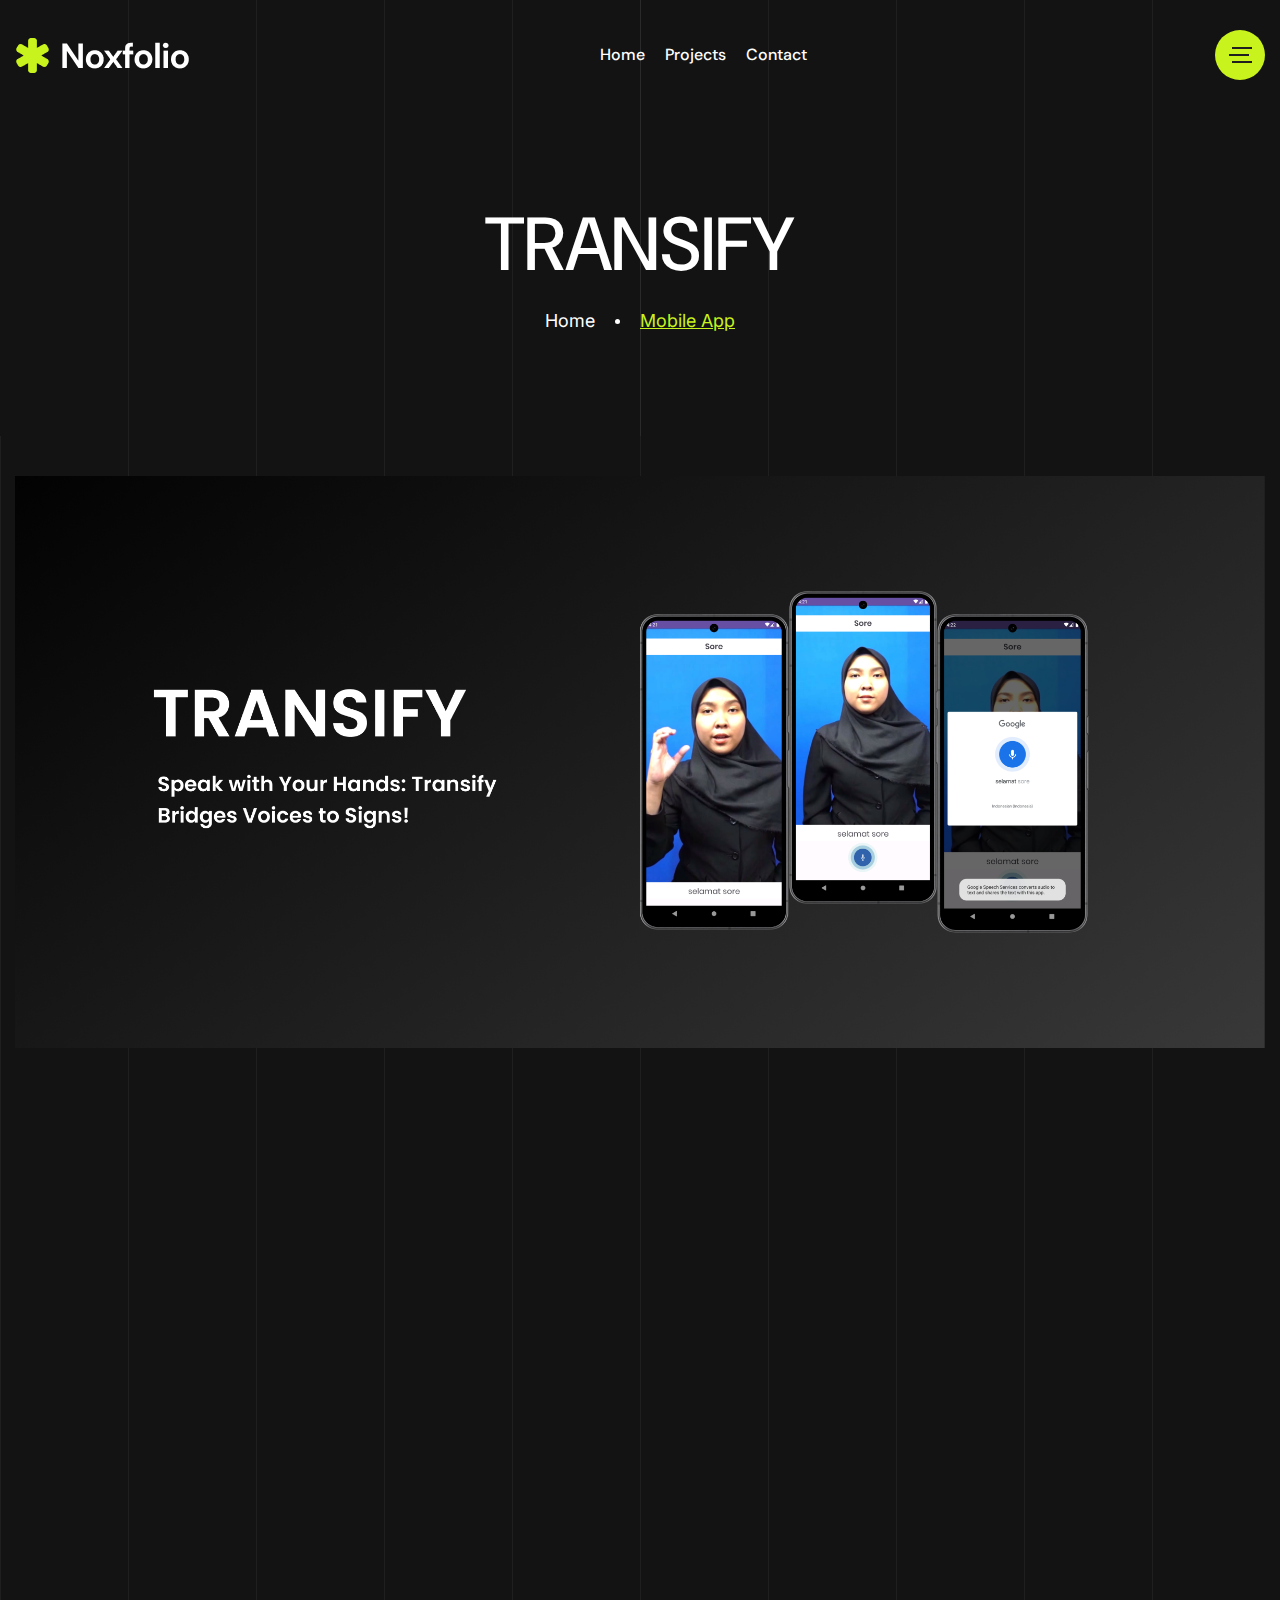
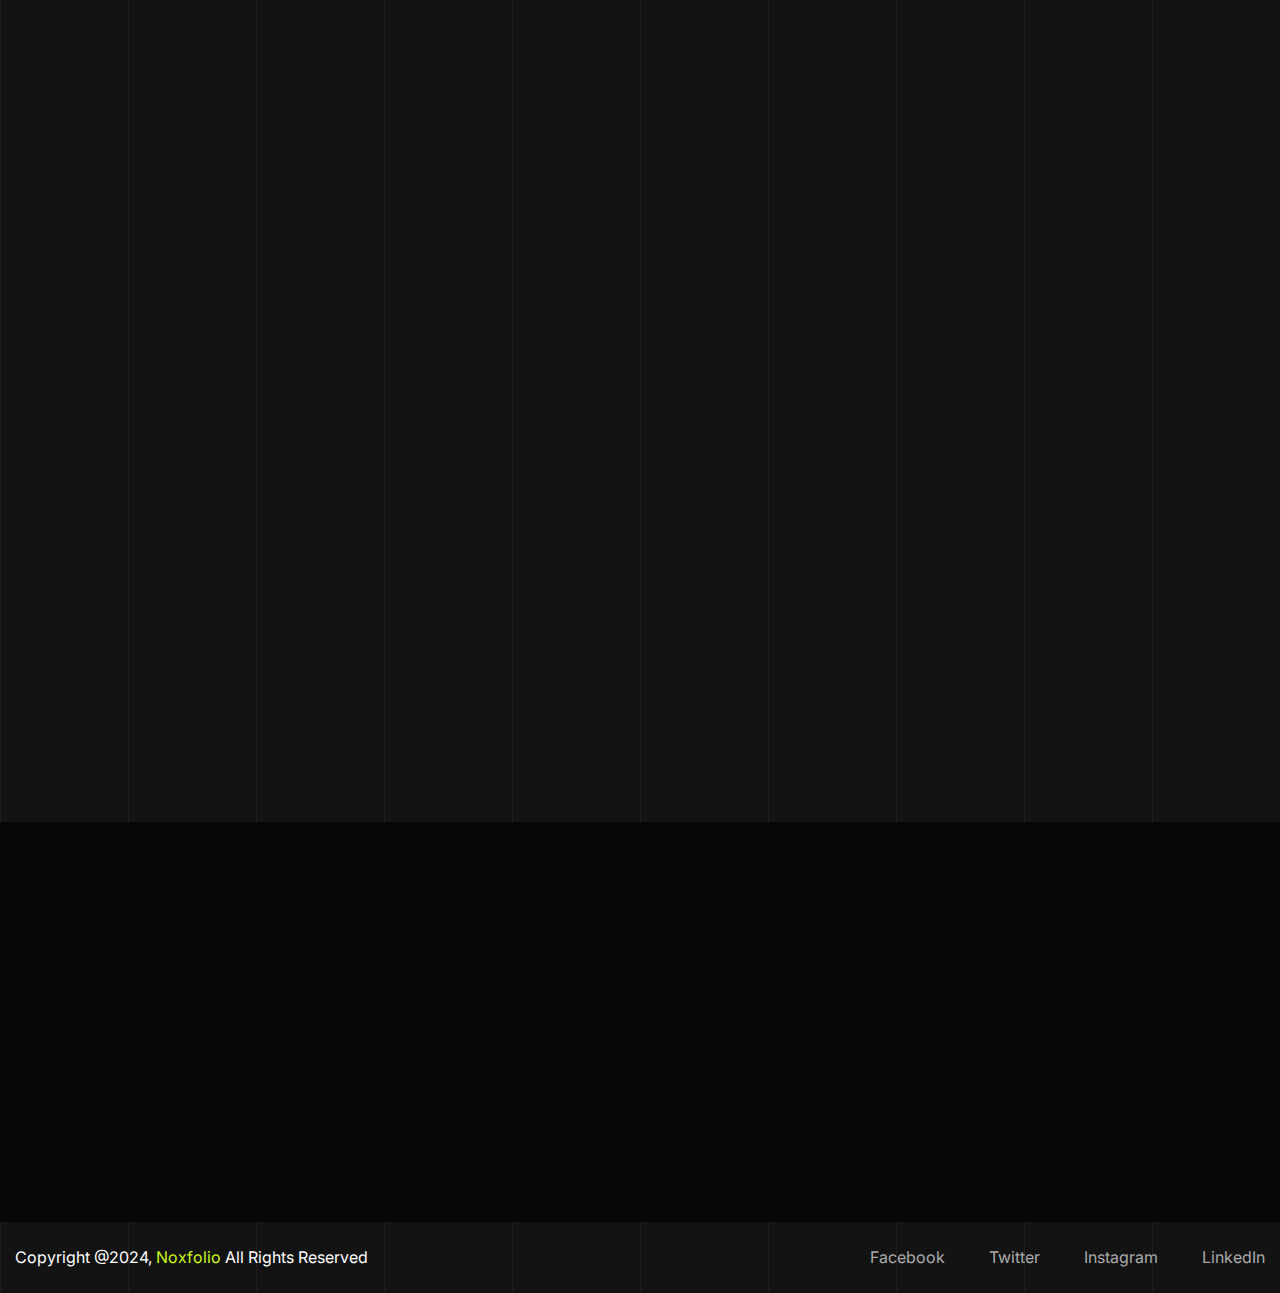
<file: transify-project-details.html>
<!DOCTYPE html>
<html lang="zxx">
<head>
    <!-- Required meta tags -->
    <meta charset="utf-8">
    <meta name="description" content="">
    <meta http-equiv="X-UA-Compatible" content="IE=edge">
    <meta name="viewport" content="width=device-width, initial-scale=1, shrink-to-fit=no">

    <!-- Title -->
    <title>Noxfolio - Personal Portfolio Resume HTML Template || Projects Details</title>
    <!-- Favicon Icon -->
    <link rel="shortcut icon" href="assets/images/favicon.png" type="image/x-icon">
    
    <!-- Flaticon -->
    <link rel="stylesheet" href="assets/css/flaticon.min.css">
    <!-- Font Awesome -->
    <link rel="stylesheet" href="assets/css/fontawesome-5.14.0.min.css">
    <!-- Bootstrap -->
    <link rel="stylesheet" href="assets/css/bootstrap.min.css">
    <!-- Nice Select -->
    <link rel="stylesheet" href="assets/css/nice-select.min.css">
    <!-- Animate -->
    <link rel="stylesheet" href="assets/css/animate.min.css">
    <!-- Slick -->
    <link rel="stylesheet" href="assets/css/slick.min.css">
    <!-- Main Style -->
    <link rel="stylesheet" href="assets/css/style.css">
    
</head>
<body class="home-one">
    <div class="page-wrapper">

        <!-- Preloader -->
        <div class="preloader"></div>

        <!-- main header -->
        <header class="main-header menu-absolute">
            <!--Header-Upper-->
            <div class="header-upper">
                <div class="container container-1620 clearfix">

                    <div class="header-inner rel d-flex align-items-center">
                        <div class="logo-outer">
                            <div class="logo"><a href="index.html"><img src="assets/images/logos/logo.png" alt="Logo" title="Logo"></a></div>
                        </div>

                        <div class="nav-outer clearfix mx-auto">
                            <!-- Main Menu -->
                            <nav class="main-menu navbar-expand-lg">
                                <div class="navbar-header">
                                   <div class="mobile-logo my-15">
                                       <a href="index.html">
                                            <img src="assets/images/logos/logo.png" alt="Logo" title="Logo">
                                       </a>
                                   </div>
                                   
                                    <!-- Toggle Button -->
                                    <button type="button" class="navbar-toggle me-4" data-bs-toggle="collapse" data-bs-target=".navbar-collapse">
                                        <span class="icon-bar"></span>
                                        <span class="icon-bar"></span>
                                        <span class="icon-bar"></span>
                                    </button>
                                </div>

                                <div class="navbar-collapse collapse clearfix">
                                    <ul class="navigation clearfix">
                                        <li><a href="index.html">Home</a></li>
                                        <li><a href="projects.html">Projects</a></li>
                                        <li><a href="contact.html">Contact</a></li>
                                    </ul>
                                </div>

                            </nav>
                            <!-- Main Menu End-->
                        </div>
                        
                        <!-- Menu Button -->
                        <div class="menu-btns">
                            <!-- menu sidbar -->
                            <div class="menu-sidebar">
                                <button>
                                    <img src="assets/images/shape/sidebar-tottler.svg" alt="Toggler">
                                </button>
                            </div>
                        </div>
                    </div>
                </div>
            </div>
            <!--End Header Upper-->
        </header>
       
       
        <!--Form Back Drop-->
        <div class="form-back-drop"></div>
        
        <!-- Hidden Sidebar -->
        <section class="hidden-bar">
            <div class="inner-box text-center">
                <div class="cross-icon"><span class="fa fa-times"></span></div>
                <div class="title">
                    <h4>Get Appointment</h4>
                </div>

                <!--Appointment Form-->
                <div class="appointment-form">
                    <form method="post" action="contact.html">
                        <div class="form-group">
                            <input type="text" name="text" value="" placeholder="Name" required>
                        </div>
                        <div class="form-group">
                            <input type="email" name="email" value="" placeholder="Email Address" required>
                        </div>
                        <div class="form-group">
                            <textarea placeholder="Message" rows="5"></textarea>
                        </div>
                        <div class="form-group">
                            <button type="submit" class="theme-btn">Submit now</button>
                        </div>
                    </form>
                </div>

                <!--Social Icons-->
                <div class="social-style-one">
                    <a href="#"><i class="fab fa-twitter"></i></a>
                    <a href="#"><i class="fab fa-facebook-f"></i></a>
                    <a href="#"><i class="fab fa-instagram"></i></a>
                    <a href="#"><i class="fab fa-pinterest-p"></i></a>
                </div>
            </div>
        </section>
        <!--End Hidden Sidebar -->
       
        
        <!-- Page Banner Start -->
        <section class="page-banner-area pt-200 rpt-140 pb-100 rpb-60 rel z-1 text-center">
            <div class="container">
                <div class="banner-inner text-white">
                    <h1 class="page-title wow fadeInUp delay-0-2s">TRANSIFY</h1>
                    <nav aria-label="breadcrumb">
                        <ol class="breadcrumb justify-content-center wow fadeInUp delay-0-4s">
                            <li class="breadcrumb-item"><a href="index.html">Home</a></li>
                            <li class="breadcrumb-item active">Mobile App</li>
                        </ol>
                    </nav>
                </div>
            </div>
            <div class="bg-lines">
               <span></span><span></span>
               <span></span><span></span>
               <span></span><span></span>
               <span></span><span></span>
               <span></span><span></span>
            </div>
        </section>
        <!-- Page Banner End -->
        
        
        <!-- ProjectDetails Area start -->
        <section class="projects-details-area pt-40 pb-130 rpb-100 rel z-1">
            <div class="container">
                <div class="projects-details-image mb-50 wow fadeInUp delay-0-2s">
                    <img src="assets/images/projects/Transify Banner.png" alt="Project Details">
                </div>
                <div class="row gap-120">
                    <div class="col-lg-8">
                        <div class="project-details-content wow fadeInUp delay-0-2s">
                            <h3>Product Summary</h3>
                            <p class="big-letter">Speak with Your Hands: Transify Bridges Voices to Signs!</p>
                            <p>Transify is an application specifically designed to convert voice into SIBI (Sistem Isyarat Bahasa Indonesia) sign language, facilitating communication for the deaf and those with hearing difficulties in Indonesia.</p>
                            <ul class="list-style-one two-column mt-50 mb-40">
                                <li>Kotlin</li>
                                <li>MVVM Architecture</li>
                                <li>Speech Recognition</li>
                                <li>NestJs</li>
                                <li>Docker</li>
                            </ul>
                        </div>
                    </div>
                    <div class="col-lg-4 wow fadeInUp delay-0-4s">
                        <div class="project-details-info rmb-55" style="background-image: url(assets/images/projects/project-info-bg.png);">
                            <div class="pd-info-item">
                                <span>Category</span>
                                <h5>Android</h5>
                            </div>
                            <div class="pd-info-item">
                                <span>Clients</span>
                                <h5>Personal</h5>
                            </div>
                            <div class="pd-info-item">
                                <span>Position</span>
                                <h5>Full Stack (Mobile & Backend)</h5>
                            </div>
                            <div class="pd-info-item">
                                <span>Published</span>
                                <h5>2024</h5>
                            </div>
                        </div>
                    </div>
                </div>
            </div>
            <div class="bg-lines">
               <span></span><span></span>
               <span></span><span></span>
               <span></span><span></span>
               <span></span><span></span>
               <span></span><span></span>
            </div>
        </section>
        <!-- Project Details Area end -->
        
        
        <!-- Related Projects Area start -->
        <section class="related-projects-area pb-70 rpb-40 rel z-1">
            <div class="container">
                <div class="row justify-content-center">
                    <div class="col-xl-12">
                        <div class="section-title text-center mb-60 wow fadeInUp delay-0-2s">
                            <h2>Related Projects</h2>
                        </div>
                    </div>
                </div>
                <div class="row">
                    <div class="col-xl-4 col-md-6">
                        <div class="project-item style-two wow fadeInUp delay-0-2s">
                            <div class="project-image before-after-none">
                                <img src="assets/images/projects/TravelKuy - Related Project.png" alt="Project">
                            </div>
                            <div class="project-content">
                                <span class="sub-title">Mobile App</span>
                                <h4><a href="travelkuy-project-details.html">TravelKuy</a></h4>
                            </div>
                        </div>
                    </div>
                    <div class="col-xl-4 col-md-6">
                        <div class="project-item style-two wow fadeInUp delay-0-4s">
                            <div class="project-image before-after-none">
                                <img src="assets/images/projects/Samakaki - Related Project.png" alt="Project">
                            </div>
                            <div class="project-content">
                                <span class="sub-title">Mobile App</span>
                                <h4><a href="samakaki-project-details.html">Samakaki</a></h4>
                            </div>
                        </div>
                    </div>
                    <div class="col-xl-4 col-md-6">
                        <div class="project-item style-two wow fadeInUp delay-0-6s">
                            <div class="project-image before-after-none">
                                <img src="assets/images/projects/Agrodry - Related Project.png" alt="Project">
                            </div>
                            <div class="project-content">
                                <span class="sub-title">Mobile App</span>
                                <h4><a href="agrodry-project-details.html">AgroDry</a></h4>
                            </div>
                        </div>
                    </div>
                </div>
            </div>
            <div class="bg-lines">
               <span></span><span></span>
               <span></span><span></span>
               <span></span><span></span>
               <span></span><span></span>
               <span></span><span></span>
            </div>
        </section>
        <!-- Related Projects Area end -->
        
        
        <!-- footer area start -->
        <footer class="main-footer rel z-1">
            <div class="footer-top-wrap bgc-black pt-100 pb-75">
                <div class="container">
                    <div class="row">
                        <div class="col-lg-2 col-md-12">
                            <div class="footer-widget widget_logo wow fadeInUp delay-0-2s">
                                <div class="footer-logo">
                                    <a href="index.html"><img src="assets/images/logos/logo.png" alt="Logo"></a>
                                </div>
                            </div>
                        </div>
                        <div class="col-lg-7 col-md-7">
                            <div class="footer-widget widget_nav_menu wow fadeInUp delay-0-4s">
                                <h6 class="footer-title">Quick Link</h6>
                                <ul>
                                    <li><a href="projects.html">Projects</a></li>
                                    <li><a href="contact.html">Contact</a></li>
                                </ul>
                            </div>
                            <div class="footer-widget widget_newsletter wow fadeInUp delay-0-4s">
                                <form action="#">
                                    <label for="email-address"><i class="far fa-envelope"></i></label>
                                    <input id="email-address" type="email" placeholder="Email Address" required>
                                    <button>Sign Up <i class="far fa-angle-right"></i></button>
                                </form>
                            </div>
                        </div>
                        <div class="col-lg-3 col-md-5">
                            <div class="footer-widget widget_contact_info wow fadeInUp delay-0-6s">
                                <h6 class="footer-title">Address</h6>
                                <ul>
                                    <li><i class="far fa-map-marker-alt"></i> Universitas Negeri Yogyakarta, Yogyakarta</li>
                                    <li><i class="far fa-envelope"></i> <a href="mailto:ikhwaninzaghi999@gmail.com">ikhwaninzaghi999@gmail.com</a></li>
                                </ul>
                            </div>
                        </div>
                    </div>
                </div>
            </div>
            <div class="footer-bottom pt-20 pb-5 rpt-25">
                <div class="container">
                   <div class="row">
                       <div class="col-lg-6">
                            <div class="copyright-text">
                                <p>Copyright @2024, <a href="index.html">Noxfolio</a> All Rights Reserved</p>
                            </div>
                       </div>
                       <div class="col-lg-6 text-lg-end">
                           <ul class="footer-bottom-nav">
                               <li><a href="#">Facebook</a></li>
                               <li><a href="#">Twitter</a></li>
                               <li><a href="#">Instagram</a></li>
                               <li><a href="#">LinkedIn</a></li>
                           </ul>
                       </div>
                   </div>
                   <!-- Scroll Top Button -->
                    <button class="scroll-top scroll-to-target" data-target="html"><span class="fas fa-angle-double-up"></span></button>
                </div>
                <div class="bg-lines">
                   <span></span><span></span>
                   <span></span><span></span>
                   <span></span><span></span>
                   <span></span><span></span>
                   <span></span><span></span>
                </div>
            </div>
        </footer>
        <!-- footer area end -->

    </div>
    <!--End pagewrapper-->
   
    
    <!-- Jquery -->
    <script src="assets/js/jquery-3.6.0.min.js"></script>
    <!-- Bootstrap -->
    <script src="assets/js/bootstrap.min.js"></script>
    <!-- Appear Js -->
    <script src="assets/js/appear.min.js"></script>
    <!-- Slick -->
    <script src="assets/js/slick.min.js"></script>
    <!-- Nice Select -->
    <script src="assets/js/jquery.nice-select.min.js"></script>
    <!-- Image Loader -->
    <script src="assets/js/imagesloaded.pkgd.min.js"></script>
    <!-- Isotope -->
    <script src="assets/js/isotope.pkgd.min.js"></script>
    <!--  WOW Animation -->
    <script src="assets/js/wow.min.js"></script>
    <!-- Custom script -->
    <script src="assets/js/script.js"></script>

</body>
</html>
</file>
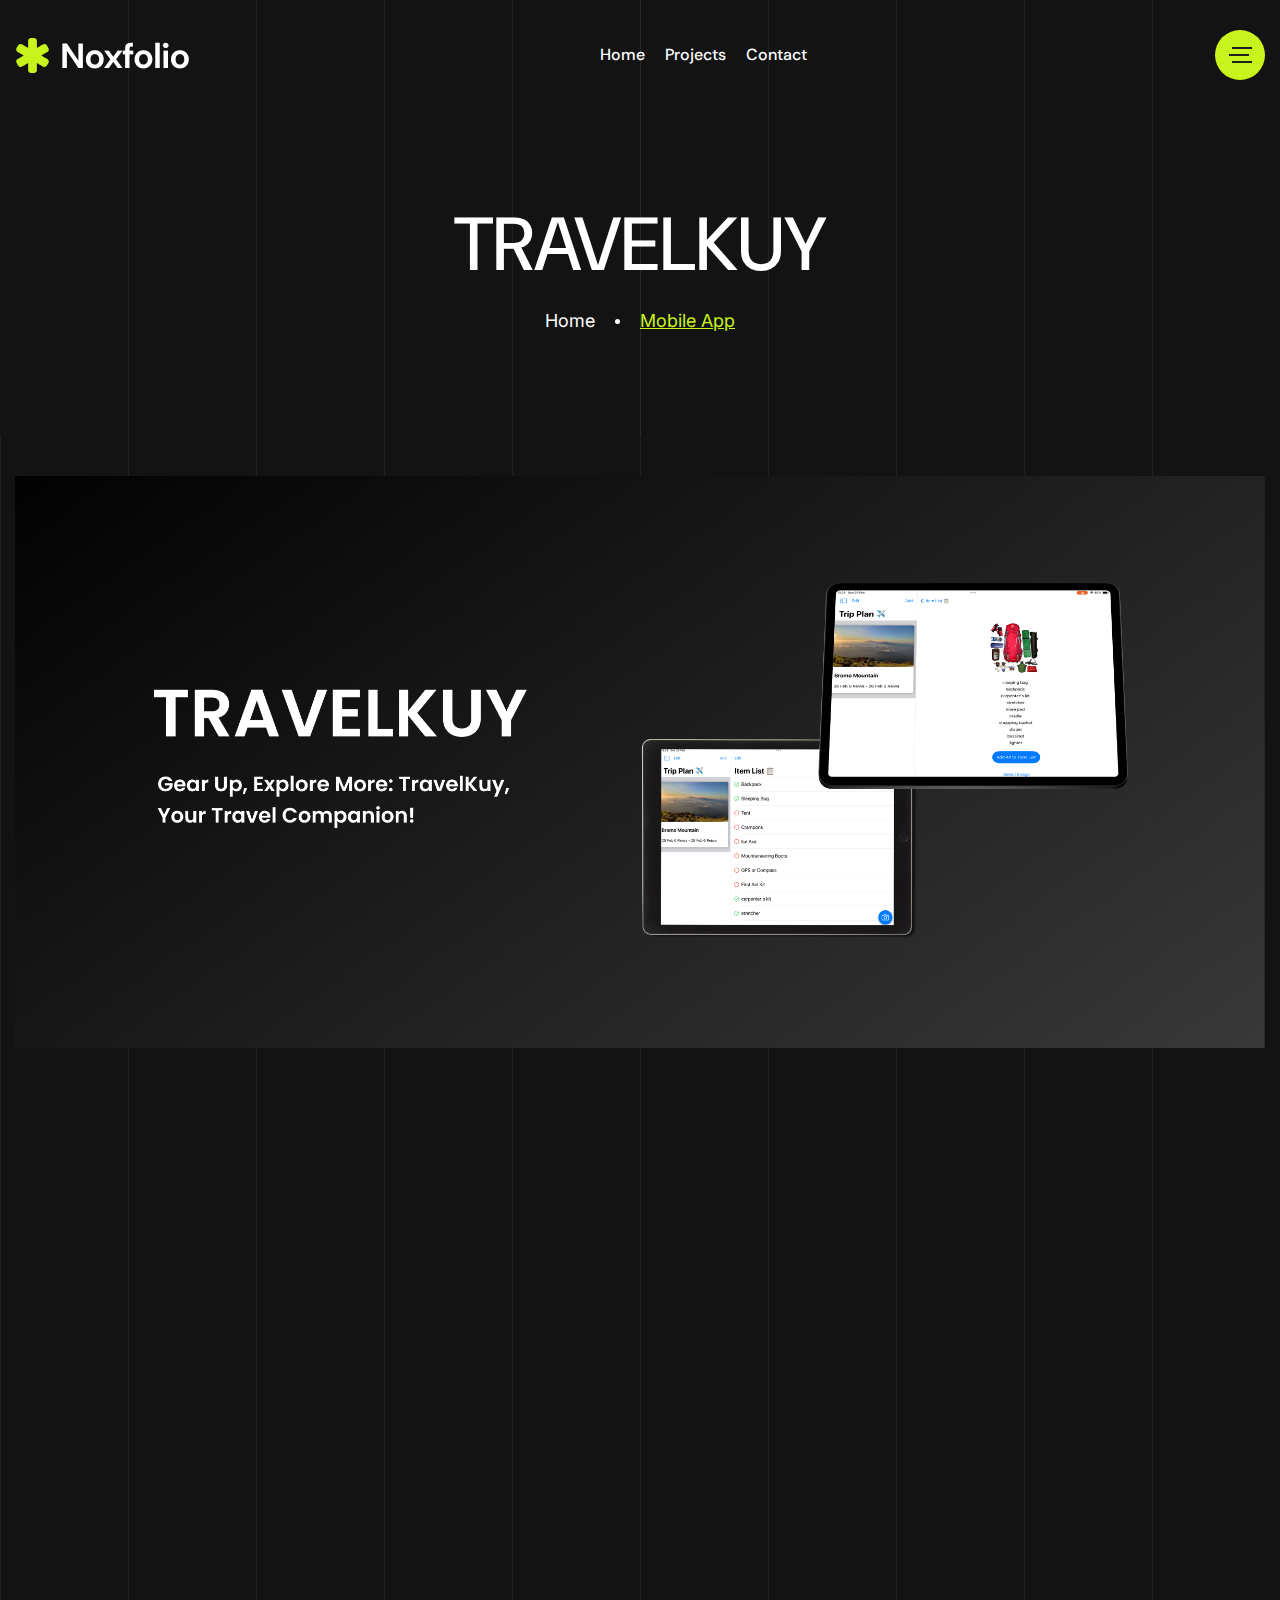
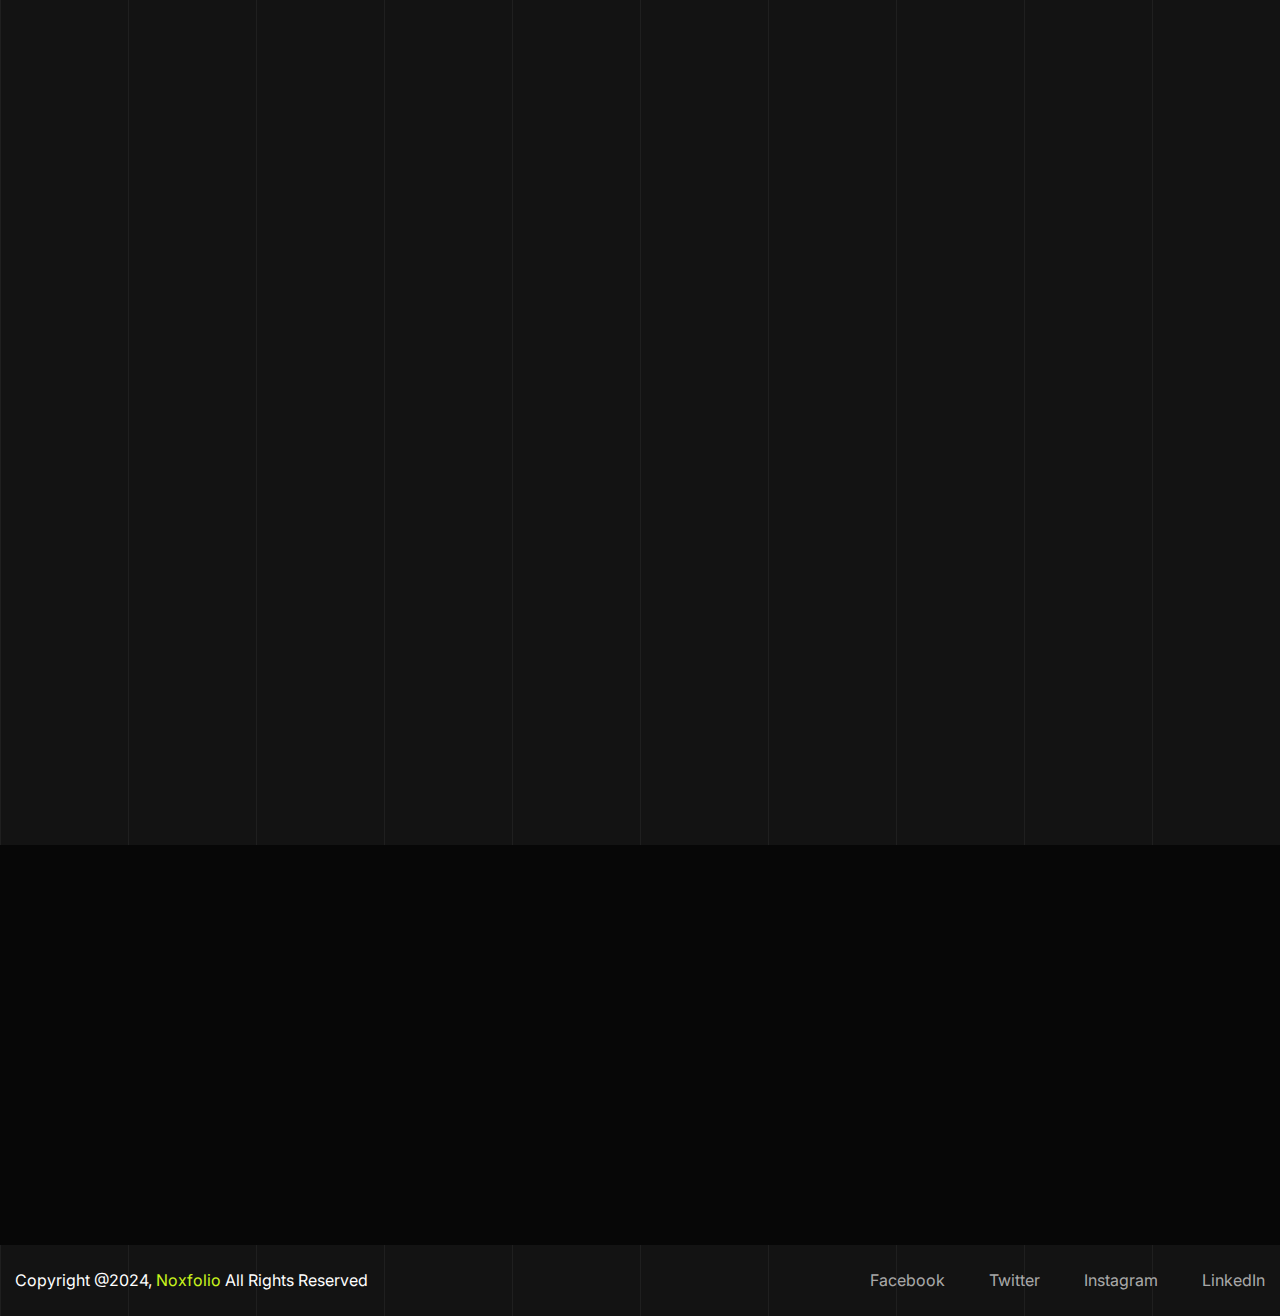
<file: travelkuy-project-details.html>
<!DOCTYPE html>
<html lang="zxx">
<head>
    <!-- Required meta tags -->
    <meta charset="utf-8">
    <meta name="description" content="">
    <meta http-equiv="X-UA-Compatible" content="IE=edge">
    <meta name="viewport" content="width=device-width, initial-scale=1, shrink-to-fit=no">

    <!-- Title -->
    <title>Noxfolio - Personal Portfolio Resume HTML Template || Projects Details</title>
    <!-- Favicon Icon -->
    <link rel="shortcut icon" href="assets/images/favicon.png" type="image/x-icon">
    
    <!-- Flaticon -->
    <link rel="stylesheet" href="assets/css/flaticon.min.css">
    <!-- Font Awesome -->
    <link rel="stylesheet" href="assets/css/fontawesome-5.14.0.min.css">
    <!-- Bootstrap -->
    <link rel="stylesheet" href="assets/css/bootstrap.min.css">
    <!-- Nice Select -->
    <link rel="stylesheet" href="assets/css/nice-select.min.css">
    <!-- Animate -->
    <link rel="stylesheet" href="assets/css/animate.min.css">
    <!-- Slick -->
    <link rel="stylesheet" href="assets/css/slick.min.css">
    <!-- Main Style -->
    <link rel="stylesheet" href="assets/css/style.css">
    
</head>
<body class="home-one">
    <div class="page-wrapper">

        <!-- Preloader -->
        <div class="preloader"></div>

        <!-- main header -->
        <header class="main-header menu-absolute">
            <!--Header-Upper-->
            <div class="header-upper">
                <div class="container container-1620 clearfix">

                    <div class="header-inner rel d-flex align-items-center">
                        <div class="logo-outer">
                            <div class="logo"><a href="index.html"><img src="assets/images/logos/logo.png" alt="Logo" title="Logo"></a></div>
                        </div>

                        <div class="nav-outer clearfix mx-auto">
                            <!-- Main Menu -->
                            <nav class="main-menu navbar-expand-lg">
                                <div class="navbar-header">
                                   <div class="mobile-logo my-15">
                                       <a href="index.html">
                                            <img src="assets/images/logos/logo.png" alt="Logo" title="Logo">
                                       </a>
                                   </div>
                                   
                                    <!-- Toggle Button -->
                                    <button type="button" class="navbar-toggle me-4" data-bs-toggle="collapse" data-bs-target=".navbar-collapse">
                                        <span class="icon-bar"></span>
                                        <span class="icon-bar"></span>
                                        <span class="icon-bar"></span>
                                    </button>
                                </div>

                                <div class="navbar-collapse collapse clearfix">
                                    <ul class="navigation clearfix">
                                        <li><a href="index.html">Home</a></li>
                                        <li><a href="projects.html">Projects</a></li>
                                        <li><a href="contact.html">Contact</a></li>
                                    </ul>
                                </div>

                            </nav>
                            <!-- Main Menu End-->
                        </div>
                        
                        <!-- Menu Button -->
                        <div class="menu-btns">
                            <!-- menu sidbar -->
                            <div class="menu-sidebar">
                                <button>
                                    <img src="assets/images/shape/sidebar-tottler.svg" alt="Toggler">
                                </button>
                            </div>
                        </div>
                    </div>
                </div>
            </div>
            <!--End Header Upper-->
        </header>
       
       
        <!--Form Back Drop-->
        <div class="form-back-drop"></div>
        
        <!-- Hidden Sidebar -->
        <section class="hidden-bar">
            <div class="inner-box text-center">
                <div class="cross-icon"><span class="fa fa-times"></span></div>
                <div class="title">
                    <h4>Get Appointment</h4>
                </div>

                <!--Appointment Form-->
                <div class="appointment-form">
                    <form method="post" action="contact.html">
                        <div class="form-group">
                            <input type="text" name="text" value="" placeholder="Name" required>
                        </div>
                        <div class="form-group">
                            <input type="email" name="email" value="" placeholder="Email Address" required>
                        </div>
                        <div class="form-group">
                            <textarea placeholder="Message" rows="5"></textarea>
                        </div>
                        <div class="form-group">
                            <button type="submit" class="theme-btn">Submit now</button>
                        </div>
                    </form>
                </div>

                <!--Social Icons-->
                <div class="social-style-one">
                    <a href="#"><i class="fab fa-twitter"></i></a>
                    <a href="#"><i class="fab fa-facebook-f"></i></a>
                    <a href="#"><i class="fab fa-instagram"></i></a>
                    <a href="#"><i class="fab fa-pinterest-p"></i></a>
                </div>
            </div>
        </section>
        <!--End Hidden Sidebar -->
       
        
        <!-- Page Banner Start -->
        <section class="page-banner-area pt-200 rpt-140 pb-100 rpb-60 rel z-1 text-center">
            <div class="container">
                <div class="banner-inner text-white">
                    <h1 class="page-title wow fadeInUp delay-0-2s">TRAVELKUY</h1>
                    <nav aria-label="breadcrumb">
                        <ol class="breadcrumb justify-content-center wow fadeInUp delay-0-4s">
                            <li class="breadcrumb-item"><a href="index.html">Home</a></li>
                            <li class="breadcrumb-item active">Mobile App</li>
                        </ol>
                    </nav>
                </div>
            </div>
            <div class="bg-lines">
               <span></span><span></span>
               <span></span><span></span>
               <span></span><span></span>
               <span></span><span></span>
               <span></span><span></span>
            </div>
        </section>
        <!-- Page Banner End -->
        
        
        <!-- ProjectDetails Area start -->
        <section class="projects-details-area pt-40 pb-130 rpb-100 rel z-1">
            <div class="container">
                <div class="projects-details-image mb-50 wow fadeInUp delay-0-2s">
                    <img src="assets/images/projects/TravelKuy Banner.png" alt="Project Details">
                </div>
                <div class="row gap-120">
                    <div class="col-lg-8">
                        <div class="project-details-content wow fadeInUp delay-0-2s">
                            <h3>Product Summary</h3>
                            <p class="big-letter">Gear Up, Explore More: TravelKuy, Your Travel Companion!</p>
                            <p>TravelKuy is an application I developed to assist with travel preparation, particularly for hiking enthusiasts like myself. The idea originated from my passion for hiking, where I often found myself needing to check my gear to ensure nothing was left behind. With TravelKuy, I aimed to streamline the process of checking items efficiently.One of the key features of TravelKuy is its use of machine learning classification for item detection. This technology enables users to quickly identify and check off items from a list, simplifying the packing process.</p>
                            <ul class="list-style-one two-column mt-50 mb-40">
                                <li>Swift</li>
                                <li>MVVM Architecture</li>
                                <li>ML Core</li>
                            </ul>
                        </div>
                    </div>
                    <div class="col-lg-4 wow fadeInUp delay-0-4s">
                        <div class="project-details-info rmb-55" style="background-image: url(assets/images/projects/project-info-bg.png);">
                            <div class="pd-info-item">
                                <span>Category</span>
                                <h5>iOS</h5>
                            </div>
                            <div class="pd-info-item">
                                <span>Clients</span>
                                <h5>Personal</h5>
                            </div>
                            <div class="pd-info-item">
                                <span>Position</span>
                                <h5>Mobile Engineer</h5>
                            </div>
                            <div class="pd-info-item">
                                <span>Published</span>
                                <h5>2024</h5>
                            </div>
                        </div>
                    </div>
                </div>
                <!-- <div class="row pb-15">
                    <div class="col-lg-4 col-sm-6">
                        <div class="image mb-30 wow fadeInUp delay-0-2s">
                            <img src="assets/images/projects/project-middle1.jpg" alt="Project Middle">
                        </div>
                    </div>
                    <div class="col-lg-4 col-sm-6">
                        <div class="image mb-30 wow fadeInUp delay-0-4s">
                            <img src="assets/images/projects/project-middle2.jpg" alt="Project Middle">
                        </div>
                    </div>
                    <div class="col-lg-4 col-sm-6">
                        <div class="image mb-30 wow fadeInUp delay-0-6s">
                            <img src="assets/images/projects/project-middle3.jpg" alt="Project Middle">
                        </div>
                    </div>
                </div> -->
                <!-- <div class="project-bottom-content mb-50 wow fadeInUp delay-0-2s">
                    <h3 class="title mb-25">Project Summery</h3>
                    <p>There are many variations of passages of Lorem Ipsum available, but the majority have suffered alteration in some form, by injected humour, or randomised words which don't look even slightly believable. If you are going to use a passage of Lorem Ipsum, you need to be sure there isn't anything embarrassing hidden in the middle of text. All the Lorem Ipsum generators on the Internet tend to repeat predefined chunks as necessary, making this the first true generator on the Internet. It uses a dictionary of over 200 Latin words, combined with a handful of model sentence structures, to generate Lorem Ipsum which looks reasonable. The generated Lorem Ipsum is therefore always free from repetition, injected humour, or non-characteristic words etc.</p>
                </div> -->
                <!-- <div class="tag-share py-30 wow fadeInUp delay-0-2s">
                    <div class="item">
                        <b>Tags</b>
                        <div class="tag-coulds">
                            <a href="blog.html">Design</a>
                            <a href="blog.html">Figma</a>
                            <a href="blog.html">Apps</a>
                        </div>
                    </div>
                    <div class="item">
                        <b>Share</b>
                        <div class="social-style-one">
                            <a href="#"><i class="fab fa-facebook-f"></i></a>
                            <a href="#"><i class="fab fa-twitter"></i></a>
                            <a href="#"><i class="fab fa-linkedin-in"></i></a>
                            <a href="#"><i class="fab fa-instagram"></i></a>
                        </div>
                    </div>
                </div> -->
            </div>
            <div class="bg-lines">
               <span></span><span></span>
               <span></span><span></span>
               <span></span><span></span>
               <span></span><span></span>
               <span></span><span></span>
            </div>
        </section>
        <!-- Project Details Area end -->
        
        
        <!-- Related Projects Area start -->
        <section class="related-projects-area pb-70 rpb-40 rel z-1">
            <div class="container">
                <div class="row justify-content-center">
                    <div class="col-xl-12">
                        <div class="section-title text-center mb-60 wow fadeInUp delay-0-2s">
                            <h2>Related Projects</h2>
                        </div>
                    </div>
                </div>
                <div class="row">
                    <div class="col-xl-4 col-md-6">
                        <div class="project-item style-two wow fadeInUp delay-0-2s">
                            <div class="project-image before-after-none">
                                <img src="assets/images/projects/Transify - Related Project.png" alt="Project">
                            </div>
                            <div class="project-content">
                                <span class="sub-title">Mobile App</span>
                                <h4><a href="transify-project-details.html">Transify</a></h4>
                            </div>
                        </div>
                    </div>
                    <div class="col-xl-4 col-md-6">
                        <div class="project-item style-two wow fadeInUp delay-0-4s">
                            <div class="project-image before-after-none">
                                <img src="assets/images/projects/Samakaki - Related Project.png" alt="Project">
                            </div>
                            <div class="project-content">
                                <span class="sub-title">Mobile App</span>
                                <h4><a href="samakaki-project-details.html">Samakaki</a></h4>
                            </div>
                        </div>
                    </div>
                    <div class="col-xl-4 col-md-6">
                        <div class="project-item style-two wow fadeInUp delay-0-6s">
                            <div class="project-image before-after-none">
                                <img src="assets/images/projects/Agrodry - Related Project.png" alt="Project">
                            </div>
                            <div class="project-content">
                                <span class="sub-title">Mobile App</span>
                                <h4><a href="agrodry-project-details.html">AgroDry</a></h4>
                            </div>
                        </div>
                    </div>
                </div>
            </div>
            <div class="bg-lines">
               <span></span><span></span>
               <span></span><span></span>
               <span></span><span></span>
               <span></span><span></span>
               <span></span><span></span>
            </div>
        </section>
        <!-- Related Projects Area end -->
        
        
        <!-- footer area start -->
        <footer class="main-footer rel z-1">
            <div class="footer-top-wrap bgc-black pt-100 pb-75">
                <div class="container">
                    <div class="row">
                        <div class="col-lg-2 col-md-12">
                            <div class="footer-widget widget_logo wow fadeInUp delay-0-2s">
                                <div class="footer-logo">
                                    <a href="index.html"><img src="assets/images/logos/logo.png" alt="Logo"></a>
                                </div>
                            </div>
                        </div>
                        <div class="col-lg-7 col-md-7">
                            <div class="footer-widget widget_nav_menu wow fadeInUp delay-0-4s">
                                <h6 class="footer-title">Quick Link</h6>
                                <ul>
                                    <li><a href="projects.html">Projects</a></li>
                                    <li><a href="contact.html">Contact</a></li>
                                </ul>
                            </div>
                            <div class="footer-widget widget_newsletter wow fadeInUp delay-0-4s">
                                <form action="#">
                                    <label for="email-address"><i class="far fa-envelope"></i></label>
                                    <input id="email-address" type="email" placeholder="Email Address" required>
                                    <button>Sign Up <i class="far fa-angle-right"></i></button>
                                </form>
                            </div>
                        </div>
                        <div class="col-lg-3 col-md-5">
                            <div class="footer-widget widget_contact_info wow fadeInUp delay-0-6s">
                                <h6 class="footer-title">Address</h6>
                                <ul>
                                    <li><i class="far fa-map-marker-alt"></i> Universitas Negeri Yogyakarta, Yogyakarta</li>
                                    <li><i class="far fa-envelope"></i> <a href="mailto:ikhwaninzaghi999@gmail.com">ikhwaninzaghi999@gmail.com</a></li>
                                </ul>
                            </div>
                        </div>
                    </div>
                </div>
            </div>
            <div class="footer-bottom pt-20 pb-5 rpt-25">
                <div class="container">
                   <div class="row">
                       <div class="col-lg-6">
                            <div class="copyright-text">
                                <p>Copyright @2024, <a href="index.html">Noxfolio</a> All Rights Reserved</p>
                            </div>
                       </div>
                       <div class="col-lg-6 text-lg-end">
                           <ul class="footer-bottom-nav">
                               <li><a href="#">Facebook</a></li>
                               <li><a href="#">Twitter</a></li>
                               <li><a href="#">Instagram</a></li>
                               <li><a href="#">LinkedIn</a></li>
                           </ul>
                       </div>
                   </div>
                   <!-- Scroll Top Button -->
                    <button class="scroll-top scroll-to-target" data-target="html"><span class="fas fa-angle-double-up"></span></button>
                </div>
                <div class="bg-lines">
                   <span></span><span></span>
                   <span></span><span></span>
                   <span></span><span></span>
                   <span></span><span></span>
                   <span></span><span></span>
                </div>
            </div>
        </footer>
        <!-- footer area end -->

    </div>
    <!--End pagewrapper-->
   
    
    <!-- Jquery -->
    <script src="assets/js/jquery-3.6.0.min.js"></script>
    <!-- Bootstrap -->
    <script src="assets/js/bootstrap.min.js"></script>
    <!-- Appear Js -->
    <script src="assets/js/appear.min.js"></script>
    <!-- Slick -->
    <script src="assets/js/slick.min.js"></script>
    <!-- Nice Select -->
    <script src="assets/js/jquery.nice-select.min.js"></script>
    <!-- Image Loader -->
    <script src="assets/js/imagesloaded.pkgd.min.js"></script>
    <!-- Isotope -->
    <script src="assets/js/isotope.pkgd.min.js"></script>
    <!--  WOW Animation -->
    <script src="assets/js/wow.min.js"></script>
    <!-- Custom script -->
    <script src="assets/js/script.js"></script>

</body>
</html>
</file>
<file: assets/css/style.css>
@charset "UTF-8";
/*----------------------------------------------------------------------
    Template Name: Noxfolio - Personal Portfolio Resume HTML Template
    Template URI: https://demo.webtend.net/html/noxfolio/
    Author: WebTend
    Author URI:  https://webtend.net/
    Version: 1.0

    Note: This is Main Style CSS File. */
/*----------------------------------------------------------------------
	CSS INDEX
	----------------------

    ## Default Style
    ## Common Classes
    ## Repeat Style
    ## Padding Margin Spacing
    ## Custom Animation
    ## Header style
    ## Page Banner
    ## Hero Section
    ## About Section
    ## Services Area
    ## Skills Area
    ## Resume Area
    ## Contact Area
    ## Projects Area
    ## Testimonials Area
    ## Pricing Area
    ## Client Logo
    ## Blog Area
    ## Error Section
    ## FAQs Area
    ## Sidebar Widgets
    ## Main Footer */
/* -------------------------------------------------------------- */
@import url("https://fonts.googleapis.com/css2?family=DM+Sans:wght@400;500;700&family=Inter:wght@400;500&display=swap");
/*******************************************************/
/******************* ## Default Style *****************/
/*******************************************************/
* {
  margin: 0;
  padding: 0;
  border: none;
  outline: none;
  -webkit-box-shadow: none;
  box-shadow: none; }

body {
  color: var(--base-color);
  background: #131313;
  font-weight: 400;
  line-height: 30px;
  font-size: 16px;
  font-family: "Inter", sans-serif;
  --base-color: rgba(255, 255, 255, 0.65);
  --heading-color: #FFFFFF;
  --primary-color: #C9F31D;
  --lighter-color: #1F1F1F;
  --black-color: #070707;
  --border-color: rgba(255, 255, 255, 0.1); }

a {
  color: var(--base-color);
  cursor: pointer;
  outline: none;
  -webkit-transition: 0.5s;
  -o-transition: 0.5s;
  transition: 0.5s;
  text-decoration: none; }
  a:hover, a:focus, a:visited {
    text-decoration: none;
    outline: none; }
  a:hover {
    color: var(--primary-color); }

h1 a, h2 a, h3 a, h4 a, h5 a, h6 a {
  color: var(--heading-color); }

.text-white h1,
.text-white h2,
.text-white h3,
.text-white h4,
.text-white h5,
.text-white h6,
.text-white h1 a,
.text-white h2 a,
.text-white h3 a,
.text-white h4 a,
.text-white h5 a,
.text-white h6 a {
  color: white; }

ul, li {
  list-style: none;
  padding: 0;
  margin: 0; }

img {
  max-width: 100%;
  display: inline-block; }

mark {
  color: var(--primary-color);
  background: transparent;
  text-decoration: underline; }

header:after, section:after, footer:after {
  display: block;
  clear: both;
  content: ""; }

/*======= Input Styles =======*/
input,
select,
textarea,
.nice-select,
.form-control {
  width: 100%;
  height: auto;
  border: none;
  font-size: 20px;
  border-radius: 0;
  padding: 20px 0;
  background-color: #fff;
  border-bottom: 2px solid rgba(41, 41, 41, 0.1); }
  input::-webkit-input-placeholder,
  select::-webkit-input-placeholder,
  textarea::-webkit-input-placeholder,
  .nice-select::-webkit-input-placeholder,
  .form-control::-webkit-input-placeholder {
    color: var(--heading-color); }
  input:-ms-input-placeholder,
  select:-ms-input-placeholder,
  textarea:-ms-input-placeholder,
  .nice-select:-ms-input-placeholder,
  .form-control:-ms-input-placeholder {
    color: var(--heading-color); }
  input::-ms-input-placeholder,
  select::-ms-input-placeholder,
  textarea::-ms-input-placeholder,
  .nice-select::-ms-input-placeholder,
  .form-control::-ms-input-placeholder {
    color: var(--heading-color); }
  input::placeholder,
  select::placeholder,
  textarea::placeholder,
  .nice-select::placeholder,
  .form-control::placeholder {
    color: var(--heading-color); }
  input:focus,
  select:focus,
  textarea:focus,
  .nice-select:focus,
  .form-control:focus {
    border-bottom: 2px solid rgba(41, 41, 41, 0.1); }

.nice-select {
  font-size: 20px;
  line-height: 1.3; }
  .nice-select:after {
    width: 8px;
    height: 8px;
    right: 8px;
    border-color: var(--heading-color); }
  .nice-select .current {
    font-weight: 500;
    color: var(--heading-color); }
  .nice-select .list {
    min-width: 100%;
    border-radius: 0; }

textarea {
  display: inherit;
  padding-top: 20px; }

label {
  cursor: pointer;
  font-weight: 500;
  margin-bottom: 5px;
  color: var(--base-color); }

.form-group {
  position: relative;
  margin-bottom: 15px; }

input:focus,
button:focus,
.form-control:focus {
  outline: none;
  -webkit-box-shadow: none;
  box-shadow: none;
  border-color: #cfdbf1; }

input[type=search]::-ms-clear {
  display: none;
  width: 0;
  height: 0; }

input[type=search]::-ms-reveal {
  display: none;
  width: 0;
  height: 0; }

input[type=search]::-webkit-search-decoration,
input[type=search]::-webkit-search-cancel-button,
input[type=search]::-webkit-search-results-button,
input[type=search]::-webkit-search-results-decoration {
  display: none; }

input[type=checkbox], input[type=radio] {
  height: auto;
  width: auto; }

/* For Scroll Animation */
html {
  scroll-behavior: unset !important; }

/*******************************************************/
/*****************  ## Common Classes *****************/
/*******************************************************/
.page-wrapper {
  position: relative;
  z-index: 9;
  width: 100%;
  margin: 0 auto;
  overflow: hidden;
  min-width: 300px; }

@media only screen and (min-width: 1200px) {
  .container {
    max-width: 1320px;
    padding-left: 15px;
    padding-right: 15px; }
    .container.container-1620 {
      max-width: 1650px; } }

@media only screen and (min-width: 1400px) {
  .container-fluid {
    padding-left: 70px;
    padding-right: 70px; } }

@media only screen and (min-width: 1400px) {
  .container-fluid.gap-wide {
    padding-left: 100px;
    padding-right: 100px; } }

.row {
  --bs-gutter-x: 30px; }

@media only screen and (min-width: 1200px) {
  .row-cols-xl-7 > * {
    width: 14.2857%;
    -webkit-box-flex: 0;
    -ms-flex: 0 0 auto;
    flex: 0 0 auto; } }

.no-gap {
  margin-left: 0;
  margin-right: 0; }
  .no-gap > div {
    padding-left: 0;
    padding-right: 0; }

@media only screen and (min-width: 1400px) {
  .gap-10 {
    --bs-gutter-x: 10px; } }

@media only screen and (min-width: 1400px) {
  .gap-20 {
    --bs-gutter-x: 20px; } }

@media only screen and (min-width: 1400px) {
  .gap-30 {
    --bs-gutter-x: 30px; } }

@media only screen and (min-width: 1400px) {
  .gap-40 {
    --bs-gutter-x: 40px; } }

@media only screen and (min-width: 1400px) {
  .gap-50 {
    --bs-gutter-x: 50px; } }

@media only screen and (min-width: 1400px) {
  .gap-60 {
    --bs-gutter-x: 60px; } }

@media only screen and (min-width: 1400px) {
  .gap-70 {
    --bs-gutter-x: 70px; } }

@media only screen and (min-width: 1400px) {
  .gap-80 {
    --bs-gutter-x: 80px; } }

@media only screen and (min-width: 1400px) {
  .gap-90 {
    --bs-gutter-x: 90px; } }

@media only screen and (min-width: 1400px) {
  .gap-100 {
    --bs-gutter-x: 100px; } }

@media only screen and (min-width: 1400px) {
  .gap-110 {
    --bs-gutter-x: 110px; } }

@media only screen and (min-width: 1400px) {
  .gap-120 {
    --bs-gutter-x: 120px; } }

@media only screen and (min-width: 1400px) {
  .gap-130 {
    --bs-gutter-x: 130px; } }

@media only screen and (min-width: 1400px) {
  .gap-140 {
    --bs-gutter-x: 140px; } }

@media only screen and (min-width: 1400px) {
  .gap-150 {
    --bs-gutter-x: 150px; } }

@media only screen and (max-width: 375px) {
  .col-small {
    -webkit-box-flex: 0;
    -ms-flex: 0 0 100%;
    flex: 0 0 100%;
    max-width: 100%; } }

/** Section Title style **/
.section-title {
  margin-top: -7px; }
  .section-title .sub-title {
    font-weight: 500;
    display: block;
    color: rgba(255, 255, 255, 0.65); }
  .section-title h2 {
    margin-bottom: 25px; }
    .section-title h2 span {
      color: var(--primary-color); }
    @media only screen and (max-width: 767px) {
      .section-title h2 {
        font-size: 35px; } }
    @media only screen and (max-width: 479px) {
      .section-title h2 {
        font-size: 30px;
        line-height: 1.3; } }
  .section-title h6 {
    font-size: 18px; }
    .section-title h6 span {
      color: var(--primary-color); }

/** Button style **/
.theme-btn,
a.theme-btn {
  z-index: 1;
  cursor: pointer;
  overflow: hidden;
  -webkit-transition: 0.5s;
  -o-transition: 0.5s;
  transition: 0.5s;
  font-weight: 600;
  text-align: center;
  padding: 10px 35px;
  -webkit-box-align: center;
  -ms-flex-align: center;
  align-items: center;
  position: relative;
  color: var(--black-color);
  border-radius: 15px;
  display: -webkit-inline-box;
  display: -ms-inline-flexbox;
  display: inline-flex;
  -webkit-box-pack: center;
  -ms-flex-pack: center;
  justify-content: center;
  text-transform: capitalize;
  background: var(--primary-color); }
  .theme-btn i,
  a.theme-btn i {
    -webkit-transition: 0.5s;
    -o-transition: 0.5s;
    transition: 0.5s;
    margin-left: 10px; }
  .theme-btn:hover i,
  a.theme-btn:hover i {
    margin-left: 13px;
    margin-right: -3px; }
  @media only screen and (max-width: 575px) {
    .theme-btn,
    a.theme-btn {
      padding: 8px 25px; } }
  .theme-btn.style-two,
  a.theme-btn.style-two {
    color: var(--base-color);
    background: transparent;
    border: 1px solid rgba(41, 41, 41, 0.1); }
    .theme-btn.style-two:hover,
    a.theme-btn.style-two:hover {
      color: white;
      background: var(--primary-color);
      border-color: var(--primary-color); }
  .theme-btn.style-three,
  a.theme-btn.style-three {
    background: var(--heading-color); }

/* Details Btn */
.details-btn {
  width: 50px;
  height: 50px;
  background: #131313;
  line-height: 50px;
  border-radius: 50%;
  text-align: center;
  display: inline-block;
  -webkit-transform: rotate(-45deg);
  -ms-transform: rotate(-45deg);
  transform: rotate(-45deg);
  border: 1px solid var(--border-color); }
  .details-btn:hover {
    color: var(--black-color);
    background: var(--primary-color); }

/* Read More */
.read-more {
  color: white;
  font-size: 14px;
  -webkit-box-align: center;
  -ms-flex-align: center;
  align-items: center;
  display: -webkit-inline-box;
  display: -ms-inline-flexbox;
  display: inline-flex;
  text-transform: capitalize; }
  .read-more i {
    float: right;
    margin-top: 2px;
    margin-left: 7px;
    -webkit-transition: 0.5s;
    -o-transition: 0.5s;
    transition: 0.5s; }
  .read-more:hover {
    color: var(--primary-color); }
    .read-more:hover i {
      margin-left: 10px; }

/* List style one */
.list-style-one li {
  color: white;
  display: -webkit-box;
  display: -ms-flexbox;
  display: flex;
  font-weight: 500;
  -webkit-box-align: center;
  -ms-flex-align: center;
  align-items: center; }
  @media only screen and (min-width: 376px) {
    .list-style-one li {
      font-size: 20px; } }
  .list-style-one li:before {
    content: "\f00c";
    line-height: 1;
    margin-top: 2px;
    margin-right: 12px;
    color: var(--primary-color);
    font-family: "Font Awesome 5 Pro"; }
  .list-style-one li:not(:last-child) {
    margin-bottom: 20px; }

.list-style-one.two-column {
  display: -webkit-box;
  display: -ms-flexbox;
  display: flex;
  -ms-flex-wrap: wrap;
  flex-wrap: wrap; }
  .list-style-one.two-column li {
    width: 48%; }
    @media only screen and (max-width: 479px) {
      .list-style-one.two-column li {
        width: 100%; } }

/* List style two */
.list-style-two li {
  display: -webkit-box;
  display: -ms-flexbox;
  display: flex;
  -webkit-box-align: center;
  -ms-flex-align: center;
  align-items: center; }
  @media only screen and (min-width: 376px) {
    .list-style-two li {
      font-size: 20px; } }
  .list-style-two li:before {
    content: "\f00c";
    line-height: 1;
    font-size: 16px;
    margin-right: 20px;
    color: var(--lighter-color);
    width: 30px;
    height: 30px;
    background: var(--primary-color);
    line-height: 30px;
    border-radius: 50%;
    text-align: center;
    font-family: "Font Awesome 5 Pro"; }
  .list-style-two li:not(:last-child) {
    margin-bottom: 25px; }

/** Social Link One **/
.social-style-one {
  -ms-flex-wrap: wrap;
  flex-wrap: wrap;
  display: -webkit-inline-box;
  display: -ms-inline-flexbox;
  display: inline-flex;
  margin-left: -5px;
  margin-right: -5px; }
  .social-style-one a {
    color: #B0AFAF;
    font-size: 14px;
    margin-left: 5px;
    margin-right: 5px;
    width: 35px;
    height: 35px;
    background: #0C0B0B;
    line-height: 35px;
    border-radius: 50%;
    text-align: center; }
    .social-style-one a:hover {
      color: var(--black-color);
      background: var(--primary-color); }

/** Social Link Two **/
.social-style-two {
  -ms-flex-wrap: wrap;
  flex-wrap: wrap;
  display: -webkit-inline-box;
  display: -ms-inline-flexbox;
  display: inline-flex;
  margin-left: -12px;
  margin-right: -12px; }
  .social-style-two a {
    color: rgba(255, 255, 255, 0.35);
    margin-left: 12px;
    margin-right: 12px; }
    .social-style-two a:hover {
      color: var(--primary-color); }

/*** Preloader style ** */
.preloader {
  position: fixed;
  left: 0;
  top: 0;
  width: 100%;
  height: 100%;
  z-index: 9999999;
  background-color: #131313;
  background-repeat: no-repeat;
  background-position: center center;
  background-image: url(../images/preloader.gif); }

/* Pagination */
.pagination {
  -webkit-box-align: center;
  -ms-flex-align: center;
  align-items: center;
  margin-left: -15px;
  margin-right: -15px; }
  .pagination li {
    margin: 10px 15px 0; }
    .pagination li a,
    .pagination li .page-link {
      padding: 0;
      border: none;
      font-size: 24px;
      -webkit-box-shadow: none;
      box-shadow: none;
      font-weight: 600;
      color: var(--base-color);
      background: transparent; }
    .pagination li.active .page-link, .pagination li:hover:not(.disabled) .page-link {
      background: transparent;
      color: var(--primary-color); }

/* Rating */
.ratting {
  line-height: 1;
  -webkit-box-align: center;
  -ms-flex-align: center;
  align-items: center;
  display: -webkit-inline-box;
  display: -ms-inline-flexbox;
  display: inline-flex;
  margin-left: -5px;
  margin-right: -5px; }
  .ratting i {
    margin: 5px;
    color: #AB6034; }

/*** Slick Arrows ***/
.slick-arrow {
  width: 50px;
  height: 50px;
  color: white;
  -webkit-transition: 0.5s;
  -o-transition: 0.5s;
  transition: 0.5s;
  line-height: 50px;
  border-radius: 50%;
  background: transparent;
  border: 1px solid var(--border-color); }
  .slick-arrow:focus, .slick-arrow:hover {
    color: var(--black-color);
    background: var(--primary-color);
    border-color: var(--primary-color); }

.slider-arrows button:first-child {
  margin-right: 5px;
  -webkit-transform: rotate(45deg);
  -ms-transform: rotate(45deg);
  transform: rotate(45deg); }

.slider-arrows button:last-child {
  -webkit-transform: rotate(-45deg);
  -ms-transform: rotate(-45deg);
  transform: rotate(-45deg); }

/*** Slick Dots ***/
.slick-dots {
  display: -webkit-box;
  display: -ms-flexbox;
  display: flex;
  -webkit-box-align: center;
  -ms-flex-align: center;
  align-items: center;
  -webkit-box-pack: center;
  -ms-flex-pack: center;
  justify-content: center; }
  .slick-dots li {
    position: relative;
    cursor: pointer;
    margin: 8px;
    width: 6px;
    height: 6px;
    opacity: 0.3;
    -webkit-transition: 0.5s;
    -o-transition: 0.5s;
    transition: 0.5s;
    border-radius: 50%;
    background: #1D1B1A; }
    .slick-dots li button {
      opacity: 0;
      height: 0; }
    .slick-dots li:before {
      content: '';
      width: 0;
      height: 0;
      left: 50%;
      top: 50%;
      -webkit-transition: 0.5s;
      -o-transition: 0.5s;
      transition: 0.5s;
      border-radius: 50%;
      position: absolute;
      border: 1px solid var(--primary-color);
      -webkit-transform: translate(-50%, -50%);
      -ms-transform: translate(-50%, -50%);
      transform: translate(-50%, -50%); }
    .slick-dots li.slick-active {
      background: var(--primary-color);
      opacity: 1; }
      .slick-dots li.slick-active:before {
        width: 21px;
        height: 21px; }

/* Before After none */
.before-after-none:after, .before-after-none:before {
  display: none; }

/*** Scroll Top style ***/
.scroll-top {
  position: fixed;
  bottom: 25px;
  right: 0;
  width: 40px;
  height: 40px;
  z-index: 99;
  color: white;
  display: none;
  font-size: 14px;
  cursor: pointer;
  line-height: 40px;
  border-radius: 5px;
  background: var(--primary-color);
  -webkit-animation: pulse 2s infinite;
  animation: pulse 2s infinite; }

/* Text White */
.text-white *, .text-white a,
.text-white .count-text,
.text-white .footer-newsletter-content .sub-title {
  color: white; }

.text-white li li .dropdown-btn span {
  color: var(--heading-color); }

.text-white .copyright-area p {
  opacity: 0.5; }

.text-white .copyright-area a {
  opacity: 0.5; }
  .text-white .copyright-area a:hover {
    opacity: 1; }

/*Project Filter*/
.filter-btns-one {
  display: -webkit-box;
  display: -ms-flexbox;
  display: flex;
  -ms-flex-wrap: wrap;
  flex-wrap: wrap;
  margin-left: -20px;
  margin-right: -20px; }
  .filter-btns-one li {
    line-height: 1;
    cursor: pointer;
    font-size: 18px;
    -webkit-transition: 0.5s;
    -o-transition: 0.5s;
    transition: 0.5s;
    font-weight: 500;
    position: relative;
    margin: 0 20px 20px;
    padding-bottom: 15px;
    color: rgba(255, 255, 255, 0.35); }
    .filter-btns-one li:after {
      opacity: 0;
      content: '';
      position: absolute;
      left: 0;
      top: 100%;
      width: 30px;
      height: 3px;
      -webkit-transition: 0.5s;
      -o-transition: 0.5s;
      transition: 0.5s;
      background: var(--primary-color); }
    .filter-btns-one li.current {
      color: var(--primary-color); }
      .filter-btns-one li.current:after {
        opacity: 1; }

.bg-lines span {
  top: 0;
  z-index: -1;
  width: 1px;
  height: 100%;
  position: absolute;
  -webkit-animation: leftRightOne 18s infinite;
  animation: leftRightOne 18s infinite;
  background: rgba(255, 255, 255, 0.05); }
  .bg-lines span:nth-child(1) {
    left: 10%; }
  .bg-lines span:nth-child(2) {
    left: 20%; }
  .bg-lines span:nth-child(3) {
    left: 30%; }
  .bg-lines span:nth-child(4) {
    left: 40%; }
  .bg-lines span:nth-child(5) {
    left: 50%; }
  .bg-lines span:nth-child(6) {
    left: 60%; }
  .bg-lines span:nth-child(7) {
    left: 70%; }
  .bg-lines span:nth-child(8) {
    left: 80%; }
  .bg-lines span:nth-child(9) {
    left: 90%; }

/* Position */
.rel {
  position: relative; }

.z-0 {
  z-index: 0; }

.z-1 {
  z-index: 1; }

.z-2 {
  z-index: 2; }

.z-3 {
  z-index: 3; }

.z-4 {
  z-index: 4; }

.z-5 {
  z-index: 5; }

.overlay {
  z-index: 1;
  position: relative; }
  .overlay::before {
    position: absolute;
    content: "";
    width: 100%;
    height: 100%;
    z-index: -1;
    top: 0;
    left: 0;
    opacity: 0.75;
    background-color: var(--heading-color); }

/* Backgruond Size */
.bgs-cover {
  background-size: cover;
  background-position: center; }

/* Color + Background */
.bgc-black {
  background-color: var(--black-color); }

.bgc-primary {
  background-color: var(--primary-color); }

.bgc-lighter {
  background-color: var(--lighter-color); }

.for-bgc-black {
  max-width: 1620px;
  margin-left: auto;
  margin-right: auto;
  background: var(--black-color); }

/* Border Radius */
.br-5 {
  border-radius: 5px; }

.br-10 {
  border-radius: 10px; }

.br-15 {
  border-radius: 15px; }

.br-20 {
  border-radius: 20px; }

.br-25 {
  border-radius: 25px; }

.br-30 {
  border-radius: 30px; }

/*******************************************************/
/******************* ## Repeat Style ******************/
/*******************************************************/
.heading,
input,
select,
textarea,
.nice-select,
.form-control,
h1,
.h1,
h2,
.h2,
h3,
.h3,
h4,
.h4,
h5,
.h5,
h6,
.h6,
.accordion-item .accordion-button {
  color: var(--heading-color);
  font-family: "DM Sans", sans-serif; }

h1, .h1 {
  font-size: 65px; }

h2, .h2 {
  font-size: 45px; }

h3, .h3 {
  line-height: 1.3;
  font-size: 30px; }

h4, .h4 {
  line-height: 1.1;
  font-size: 24px; }

h5, .h5 {
  line-height: 1.4;
  font-size: 20px; }

h6, .h6 {
  font-size: 16px; }

/*******************************************************/
/************** ## Padding Margin Spacing *************/
/*******************************************************/
/* Padding Around */
.p-5 {
  padding: 5px !important; }

.p-10 {
  padding: 10px; }

.p-15 {
  padding: 15px; }

.p-20 {
  padding: 20px; }

.p-25 {
  padding: 25px; }

.p-30 {
  padding: 30px; }

.p-35 {
  padding: 35px; }

.p-40 {
  padding: 40px; }

.p-45 {
  padding: 45px; }

.p-50 {
  padding: 50px; }

.p-55 {
  padding: 55px; }

.p-60 {
  padding: 60px; }

.p-65 {
  padding: 65px; }

.p-70 {
  padding: 70px; }

.p-75 {
  padding: 75px; }

.p-80 {
  padding: 80px; }

.p-85 {
  padding: 85px; }

.p-90 {
  padding: 90px; }

.p-95 {
  padding: 95px; }

.p-100 {
  padding: 100px; }

.p-105 {
  padding: 105px; }

.p-110 {
  padding: 110px; }

.p-115 {
  padding: 115px; }

.p-120 {
  padding: 120px; }

.p-125 {
  padding: 125px; }

.p-130 {
  padding: 130px; }

.p-135 {
  padding: 135px; }

.p-140 {
  padding: 140px; }

.p-145 {
  padding: 145px; }

.p-150 {
  padding: 150px; }

.p-155 {
  padding: 155px; }

.p-160 {
  padding: 160px; }

.p-165 {
  padding: 165px; }

.p-170 {
  padding: 170px; }

.p-175 {
  padding: 175px; }

.p-180 {
  padding: 180px; }

.p-185 {
  padding: 185px; }

.p-190 {
  padding: 190px; }

.p-195 {
  padding: 195px; }

.p-200 {
  padding: 200px; }

.p-205 {
  padding: 205px; }

.p-210 {
  padding: 210px; }

.p-215 {
  padding: 215px; }

.p-220 {
  padding: 220px; }

.p-225 {
  padding: 225px; }

.p-230 {
  padding: 230px; }

.p-235 {
  padding: 235px; }

.p-240 {
  padding: 240px; }

.p-245 {
  padding: 245px; }

.p-250 {
  padding: 250px; }

/* Padding Top */
.pt-5,
.py-5 {
  padding-top: 5px !important; }

.pt-10,
.py-10 {
  padding-top: 10px; }

.pt-15,
.py-15 {
  padding-top: 15px; }

.pt-20,
.py-20 {
  padding-top: 20px; }

.pt-25,
.py-25 {
  padding-top: 25px; }

.pt-30,
.py-30 {
  padding-top: 30px; }

.pt-35,
.py-35 {
  padding-top: 35px; }

.pt-40,
.py-40 {
  padding-top: 40px; }

.pt-45,
.py-45 {
  padding-top: 45px; }

.pt-50,
.py-50 {
  padding-top: 50px; }

.pt-55,
.py-55 {
  padding-top: 55px; }

.pt-60,
.py-60 {
  padding-top: 60px; }

.pt-65,
.py-65 {
  padding-top: 65px; }

.pt-70,
.py-70 {
  padding-top: 70px; }

.pt-75,
.py-75 {
  padding-top: 75px; }

.pt-80,
.py-80 {
  padding-top: 80px; }

.pt-85,
.py-85 {
  padding-top: 85px; }

.pt-90,
.py-90 {
  padding-top: 90px; }

.pt-95,
.py-95 {
  padding-top: 95px; }

.pt-100,
.py-100 {
  padding-top: 100px; }

.pt-105,
.py-105 {
  padding-top: 105px; }

.pt-110,
.py-110 {
  padding-top: 110px; }

.pt-115,
.py-115 {
  padding-top: 115px; }

.pt-120,
.py-120 {
  padding-top: 120px; }

.pt-125,
.py-125 {
  padding-top: 125px; }

.pt-130,
.py-130 {
  padding-top: 130px; }

.pt-135,
.py-135 {
  padding-top: 135px; }

.pt-140,
.py-140 {
  padding-top: 140px; }

.pt-145,
.py-145 {
  padding-top: 145px; }

.pt-150,
.py-150 {
  padding-top: 150px; }

.pt-155,
.py-155 {
  padding-top: 155px; }

.pt-160,
.py-160 {
  padding-top: 160px; }

.pt-165,
.py-165 {
  padding-top: 165px; }

.pt-170,
.py-170 {
  padding-top: 170px; }

.pt-175,
.py-175 {
  padding-top: 175px; }

.pt-180,
.py-180 {
  padding-top: 180px; }

.pt-185,
.py-185 {
  padding-top: 185px; }

.pt-190,
.py-190 {
  padding-top: 190px; }

.pt-195,
.py-195 {
  padding-top: 195px; }

.pt-200,
.py-200 {
  padding-top: 200px; }

.pt-205,
.py-205 {
  padding-top: 205px; }

.pt-210,
.py-210 {
  padding-top: 210px; }

.pt-215,
.py-215 {
  padding-top: 215px; }

.pt-220,
.py-220 {
  padding-top: 220px; }

.pt-225,
.py-225 {
  padding-top: 225px; }

.pt-230,
.py-230 {
  padding-top: 230px; }

.pt-235,
.py-235 {
  padding-top: 235px; }

.pt-240,
.py-240 {
  padding-top: 240px; }

.pt-245,
.py-245 {
  padding-top: 245px; }

.pt-250,
.py-250 {
  padding-top: 250px; }

/* Padding Bottom */
.pb-5,
.py-5 {
  padding-bottom: 5px !important; }

.pb-10,
.py-10 {
  padding-bottom: 10px; }

.pb-15,
.py-15 {
  padding-bottom: 15px; }

.pb-20,
.py-20 {
  padding-bottom: 20px; }

.pb-25,
.py-25 {
  padding-bottom: 25px; }

.pb-30,
.py-30 {
  padding-bottom: 30px; }

.pb-35,
.py-35 {
  padding-bottom: 35px; }

.pb-40,
.py-40 {
  padding-bottom: 40px; }

.pb-45,
.py-45 {
  padding-bottom: 45px; }

.pb-50,
.py-50 {
  padding-bottom: 50px; }

.pb-55,
.py-55 {
  padding-bottom: 55px; }

.pb-60,
.py-60 {
  padding-bottom: 60px; }

.pb-65,
.py-65 {
  padding-bottom: 65px; }

.pb-70,
.py-70 {
  padding-bottom: 70px; }

.pb-75,
.py-75 {
  padding-bottom: 75px; }

.pb-80,
.py-80 {
  padding-bottom: 80px; }

.pb-85,
.py-85 {
  padding-bottom: 85px; }

.pb-90,
.py-90 {
  padding-bottom: 90px; }

.pb-95,
.py-95 {
  padding-bottom: 95px; }

.pb-100,
.py-100 {
  padding-bottom: 100px; }

.pb-105,
.py-105 {
  padding-bottom: 105px; }

.pb-110,
.py-110 {
  padding-bottom: 110px; }

.pb-115,
.py-115 {
  padding-bottom: 115px; }

.pb-120,
.py-120 {
  padding-bottom: 120px; }

.pb-125,
.py-125 {
  padding-bottom: 125px; }

.pb-130,
.py-130 {
  padding-bottom: 130px; }

.pb-135,
.py-135 {
  padding-bottom: 135px; }

.pb-140,
.py-140 {
  padding-bottom: 140px; }

.pb-145,
.py-145 {
  padding-bottom: 145px; }

.pb-150,
.py-150 {
  padding-bottom: 150px; }

.pb-155,
.py-155 {
  padding-bottom: 155px; }

.pb-160,
.py-160 {
  padding-bottom: 160px; }

.pb-165,
.py-165 {
  padding-bottom: 165px; }

.pb-170,
.py-170 {
  padding-bottom: 170px; }

.pb-175,
.py-175 {
  padding-bottom: 175px; }

.pb-180,
.py-180 {
  padding-bottom: 180px; }

.pb-185,
.py-185 {
  padding-bottom: 185px; }

.pb-190,
.py-190 {
  padding-bottom: 190px; }

.pb-195,
.py-195 {
  padding-bottom: 195px; }

.pb-200,
.py-200 {
  padding-bottom: 200px; }

.pb-205,
.py-205 {
  padding-bottom: 205px; }

.pb-210,
.py-210 {
  padding-bottom: 210px; }

.pb-215,
.py-215 {
  padding-bottom: 215px; }

.pb-220,
.py-220 {
  padding-bottom: 220px; }

.pb-225,
.py-225 {
  padding-bottom: 225px; }

.pb-230,
.py-230 {
  padding-bottom: 230px; }

.pb-235,
.py-235 {
  padding-bottom: 235px; }

.pb-240,
.py-240 {
  padding-bottom: 240px; }

.pb-245,
.py-245 {
  padding-bottom: 245px; }

.pb-250,
.py-250 {
  padding-bottom: 250px; }

/* Margin Around */
.m-5 {
  margin: 5px !important; }

.m-10 {
  margin: 10px; }

.m-15 {
  margin: 15px; }

.m-20 {
  margin: 20px; }

.m-25 {
  margin: 25px; }

.m-30 {
  margin: 30px; }

.m-35 {
  margin: 35px; }

.m-40 {
  margin: 40px; }

.m-45 {
  margin: 45px; }

.m-50 {
  margin: 50px; }

.m-55 {
  margin: 55px; }

.m-60 {
  margin: 60px; }

.m-65 {
  margin: 65px; }

.m-70 {
  margin: 70px; }

.m-75 {
  margin: 75px; }

.m-80 {
  margin: 80px; }

.m-85 {
  margin: 85px; }

.m-90 {
  margin: 90px; }

.m-95 {
  margin: 95px; }

.m-100 {
  margin: 100px; }

.m-105 {
  margin: 105px; }

.m-110 {
  margin: 110px; }

.m-115 {
  margin: 115px; }

.m-120 {
  margin: 120px; }

.m-125 {
  margin: 125px; }

.m-130 {
  margin: 130px; }

.m-135 {
  margin: 135px; }

.m-140 {
  margin: 140px; }

.m-145 {
  margin: 145px; }

.m-150 {
  margin: 150px; }

.m-155 {
  margin: 155px; }

.m-160 {
  margin: 160px; }

.m-165 {
  margin: 165px; }

.m-170 {
  margin: 170px; }

.m-175 {
  margin: 175px; }

.m-180 {
  margin: 180px; }

.m-185 {
  margin: 185px; }

.m-190 {
  margin: 190px; }

.m-195 {
  margin: 195px; }

.m-200 {
  margin: 200px; }

.m-205 {
  margin: 205px; }

.m-210 {
  margin: 210px; }

.m-215 {
  margin: 215px; }

.m-220 {
  margin: 220px; }

.m-225 {
  margin: 225px; }

.m-230 {
  margin: 230px; }

.m-235 {
  margin: 235px; }

.m-240 {
  margin: 240px; }

.m-245 {
  margin: 245px; }

.m-250 {
  margin: 250px; }

/* Margin Top */
.mt-5,
.my-5 {
  margin-top: 5px !important; }

.mt-10,
.my-10 {
  margin-top: 10px; }

.mt-15,
.my-15 {
  margin-top: 15px; }

.mt-20,
.my-20 {
  margin-top: 20px; }

.mt-25,
.my-25 {
  margin-top: 25px; }

.mt-30,
.my-30 {
  margin-top: 30px; }

.mt-35,
.my-35 {
  margin-top: 35px; }

.mt-40,
.my-40 {
  margin-top: 40px; }

.mt-45,
.my-45 {
  margin-top: 45px; }

.mt-50,
.my-50 {
  margin-top: 50px; }

.mt-55,
.my-55 {
  margin-top: 55px; }

.mt-60,
.my-60 {
  margin-top: 60px; }

.mt-65,
.my-65 {
  margin-top: 65px; }

.mt-70,
.my-70 {
  margin-top: 70px; }

.mt-75,
.my-75 {
  margin-top: 75px; }

.mt-80,
.my-80 {
  margin-top: 80px; }

.mt-85,
.my-85 {
  margin-top: 85px; }

.mt-90,
.my-90 {
  margin-top: 90px; }

.mt-95,
.my-95 {
  margin-top: 95px; }

.mt-100,
.my-100 {
  margin-top: 100px; }

.mt-105,
.my-105 {
  margin-top: 105px; }

.mt-110,
.my-110 {
  margin-top: 110px; }

.mt-115,
.my-115 {
  margin-top: 115px; }

.mt-120,
.my-120 {
  margin-top: 120px; }

.mt-125,
.my-125 {
  margin-top: 125px; }

.mt-130,
.my-130 {
  margin-top: 130px; }

.mt-135,
.my-135 {
  margin-top: 135px; }

.mt-140,
.my-140 {
  margin-top: 140px; }

.mt-145,
.my-145 {
  margin-top: 145px; }

.mt-150,
.my-150 {
  margin-top: 150px; }

.mt-155,
.my-155 {
  margin-top: 155px; }

.mt-160,
.my-160 {
  margin-top: 160px; }

.mt-165,
.my-165 {
  margin-top: 165px; }

.mt-170,
.my-170 {
  margin-top: 170px; }

.mt-175,
.my-175 {
  margin-top: 175px; }

.mt-180,
.my-180 {
  margin-top: 180px; }

.mt-185,
.my-185 {
  margin-top: 185px; }

.mt-190,
.my-190 {
  margin-top: 190px; }

.mt-195,
.my-195 {
  margin-top: 195px; }

.mt-200,
.my-200 {
  margin-top: 200px; }

.mt-205,
.my-205 {
  margin-top: 205px; }

.mt-210,
.my-210 {
  margin-top: 210px; }

.mt-215,
.my-215 {
  margin-top: 215px; }

.mt-220,
.my-220 {
  margin-top: 220px; }

.mt-225,
.my-225 {
  margin-top: 225px; }

.mt-230,
.my-230 {
  margin-top: 230px; }

.mt-235,
.my-235 {
  margin-top: 235px; }

.mt-240,
.my-240 {
  margin-top: 240px; }

.mt-245,
.my-245 {
  margin-top: 245px; }

.mt-250,
.my-250 {
  margin-top: 250px; }

/* Margin Bottom */
.mb-5,
.my-5 {
  margin-bottom: 5px !important; }

.mb-10,
.my-10 {
  margin-bottom: 10px; }

.mb-15,
.my-15 {
  margin-bottom: 15px; }

.mb-20,
.my-20 {
  margin-bottom: 20px; }

.mb-25,
.my-25 {
  margin-bottom: 25px; }

.mb-30,
.my-30 {
  margin-bottom: 30px; }

.mb-35,
.my-35 {
  margin-bottom: 35px; }

.mb-40,
.my-40 {
  margin-bottom: 40px; }

.mb-45,
.my-45 {
  margin-bottom: 45px; }

.mb-50,
.my-50 {
  margin-bottom: 50px; }

.mb-55,
.my-55 {
  margin-bottom: 55px; }

.mb-60,
.my-60 {
  margin-bottom: 60px; }

.mb-65,
.my-65 {
  margin-bottom: 65px; }

.mb-70,
.my-70 {
  margin-bottom: 70px; }

.mb-75,
.my-75 {
  margin-bottom: 75px; }

.mb-80,
.my-80 {
  margin-bottom: 80px; }

.mb-85,
.my-85 {
  margin-bottom: 85px; }

.mb-90,
.my-90 {
  margin-bottom: 90px; }

.mb-95,
.my-95 {
  margin-bottom: 95px; }

.mb-100,
.my-100 {
  margin-bottom: 100px; }

.mb-105,
.my-105 {
  margin-bottom: 105px; }

.mb-110,
.my-110 {
  margin-bottom: 110px; }

.mb-115,
.my-115 {
  margin-bottom: 115px; }

.mb-120,
.my-120 {
  margin-bottom: 120px; }

.mb-125,
.my-125 {
  margin-bottom: 125px; }

.mb-130,
.my-130 {
  margin-bottom: 130px; }

.mb-135,
.my-135 {
  margin-bottom: 135px; }

.mb-140,
.my-140 {
  margin-bottom: 140px; }

.mb-145,
.my-145 {
  margin-bottom: 145px; }

.mb-150,
.my-150 {
  margin-bottom: 150px; }

.mb-155,
.my-155 {
  margin-bottom: 155px; }

.mb-160,
.my-160 {
  margin-bottom: 160px; }

.mb-165,
.my-165 {
  margin-bottom: 165px; }

.mb-170,
.my-170 {
  margin-bottom: 170px; }

.mb-175,
.my-175 {
  margin-bottom: 175px; }

.mb-180,
.my-180 {
  margin-bottom: 180px; }

.mb-185,
.my-185 {
  margin-bottom: 185px; }

.mb-190,
.my-190 {
  margin-bottom: 190px; }

.mb-195,
.my-195 {
  margin-bottom: 195px; }

.mb-200,
.my-200 {
  margin-bottom: 200px; }

.mb-205,
.my-205 {
  margin-bottom: 205px; }

.mb-210,
.my-210 {
  margin-bottom: 210px; }

.mb-215,
.my-215 {
  margin-bottom: 215px; }

.mb-220,
.my-220 {
  margin-bottom: 220px; }

.mb-225,
.my-225 {
  margin-bottom: 225px; }

.mb-230,
.my-230 {
  margin-bottom: 230px; }

.mb-235,
.my-235 {
  margin-bottom: 235px; }

.mb-240,
.my-240 {
  margin-bottom: 240px; }

.mb-245,
.my-245 {
  margin-bottom: 245px; }

.mb-250,
.my-250 {
  margin-bottom: 250px; }

/* Responsive Padding Margin */
@media only screen and (max-width: 991px) {
  /* Padding Around */
  .rp-0 {
    padding: 0px !important; }
  .rp-5 {
    padding: 5px !important; }
  .rp-10 {
    padding: 10px; }
  .rp-15 {
    padding: 15px; }
  .rp-20 {
    padding: 20px; }
  .rp-25 {
    padding: 25px; }
  .rp-30 {
    padding: 30px; }
  .rp-35 {
    padding: 35px; }
  .rp-40 {
    padding: 40px; }
  .rp-45 {
    padding: 45px; }
  .rp-50 {
    padding: 50px; }
  .rp-55 {
    padding: 55px; }
  .rp-60 {
    padding: 60px; }
  .rp-65 {
    padding: 65px; }
  .rp-70 {
    padding: 70px; }
  .rp-75 {
    padding: 75px; }
  .rp-80 {
    padding: 80px; }
  .rp-85 {
    padding: 85px; }
  .rp-90 {
    padding: 90px; }
  .rp-95 {
    padding: 95px; }
  .rp-100 {
    padding: 100px; }
  .rp-105 {
    padding: 105px; }
  .rp-110 {
    padding: 110px; }
  .rp-115 {
    padding: 115px; }
  .rp-120 {
    padding: 120px; }
  .rp-125 {
    padding: 125px; }
  .rp-130 {
    padding: 130px; }
  .rp-135 {
    padding: 135px; }
  .rp-140 {
    padding: 140px; }
  .rp-145 {
    padding: 145px; }
  .rp-150 {
    padding: 150px; }
  /* Padding Top */
  .rpt-0,
  .rpy-0 {
    padding-top: 0px !important; }
  .rpt-5,
  .rpy-5 {
    padding-top: 5px !important; }
  .rpt-10,
  .rpy-10 {
    padding-top: 10px; }
  .rpt-15,
  .rpy-15 {
    padding-top: 15px; }
  .rpt-20,
  .rpy-20 {
    padding-top: 20px; }
  .rpt-25,
  .rpy-25 {
    padding-top: 25px; }
  .rpt-30,
  .rpy-30 {
    padding-top: 30px; }
  .rpt-35,
  .rpy-35 {
    padding-top: 35px; }
  .rpt-40,
  .rpy-40 {
    padding-top: 40px; }
  .rpt-45,
  .rpy-45 {
    padding-top: 45px; }
  .rpt-50,
  .rpy-50 {
    padding-top: 50px; }
  .rpt-55,
  .rpy-55 {
    padding-top: 55px; }
  .rpt-60,
  .rpy-60 {
    padding-top: 60px; }
  .rpt-65,
  .rpy-65 {
    padding-top: 65px; }
  .rpt-70,
  .rpy-70 {
    padding-top: 70px; }
  .rpt-75,
  .rpy-75 {
    padding-top: 75px; }
  .rpt-80,
  .rpy-80 {
    padding-top: 80px; }
  .rpt-85,
  .rpy-85 {
    padding-top: 85px; }
  .rpt-90,
  .rpy-90 {
    padding-top: 90px; }
  .rpt-95,
  .rpy-95 {
    padding-top: 95px; }
  .rpt-100,
  .rpy-100 {
    padding-top: 100px; }
  .rpt-105,
  .rpy-105 {
    padding-top: 105px; }
  .rpt-110,
  .rpy-110 {
    padding-top: 110px; }
  .rpt-115,
  .rpy-115 {
    padding-top: 115px; }
  .rpt-120,
  .rpy-120 {
    padding-top: 120px; }
  .rpt-125,
  .rpy-125 {
    padding-top: 125px; }
  .rpt-130,
  .rpy-130 {
    padding-top: 130px; }
  .rpt-135,
  .rpy-135 {
    padding-top: 135px; }
  .rpt-140,
  .rpy-140 {
    padding-top: 140px; }
  .rpt-145,
  .rpy-145 {
    padding-top: 145px; }
  .rpt-150,
  .rpy-150 {
    padding-top: 150px; }
  /* Padding Bottom */
  .rpb-0,
  .rpy-0 {
    padding-bottom: 0px !important; }
  .rpb-5,
  .rpy-5 {
    padding-bottom: 5px !important; }
  .rpb-10,
  .rpy-10 {
    padding-bottom: 10px; }
  .rpb-15,
  .rpy-15 {
    padding-bottom: 15px; }
  .rpb-20,
  .rpy-20 {
    padding-bottom: 20px; }
  .rpb-25,
  .rpy-25 {
    padding-bottom: 25px; }
  .rpb-30,
  .rpy-30 {
    padding-bottom: 30px; }
  .rpb-35,
  .rpy-35 {
    padding-bottom: 35px; }
  .rpb-40,
  .rpy-40 {
    padding-bottom: 40px; }
  .rpb-45,
  .rpy-45 {
    padding-bottom: 45px; }
  .rpb-50,
  .rpy-50 {
    padding-bottom: 50px; }
  .rpb-55,
  .rpy-55 {
    padding-bottom: 55px; }
  .rpb-60,
  .rpy-60 {
    padding-bottom: 60px; }
  .rpb-65,
  .rpy-65 {
    padding-bottom: 65px; }
  .rpb-70,
  .rpy-70 {
    padding-bottom: 70px; }
  .rpb-75,
  .rpy-75 {
    padding-bottom: 75px; }
  .rpb-80,
  .rpy-80 {
    padding-bottom: 80px; }
  .rpb-85,
  .rpy-85 {
    padding-bottom: 85px; }
  .rpb-90,
  .rpy-90 {
    padding-bottom: 90px; }
  .rpb-95,
  .rpy-95 {
    padding-bottom: 95px; }
  .rpb-100,
  .rpy-100 {
    padding-bottom: 100px; }
  .rpb-105,
  .rpy-105 {
    padding-bottom: 105px; }
  .rpb-110,
  .rpy-110 {
    padding-bottom: 110px; }
  .rpb-115,
  .rpy-115 {
    padding-bottom: 115px; }
  .rpb-120,
  .rpy-120 {
    padding-bottom: 120px; }
  .rpb-125,
  .rpy-125 {
    padding-bottom: 125px; }
  .rpb-130,
  .rpy-130 {
    padding-bottom: 130px; }
  .rpb-135,
  .rpy-135 {
    padding-bottom: 135px; }
  .rpb-140,
  .rpy-140 {
    padding-bottom: 140px; }
  .rpb-145,
  .rpy-145 {
    padding-bottom: 145px; }
  .rpb-150,
  .rpy-150 {
    padding-bottom: 150px; }
  /* Margin Around */
  .rm-0 {
    margin: 0px !important; }
  .rm-5 {
    margin: 5px !important; }
  .rm-10 {
    margin: 10px; }
  .rm-15 {
    margin: 15px; }
  .rm-20 {
    margin: 20px; }
  .rm-25 {
    margin: 25px; }
  .rm-30 {
    margin: 30px; }
  .rm-35 {
    margin: 35px; }
  .rm-40 {
    margin: 40px; }
  .rm-45 {
    margin: 45px; }
  .rm-50 {
    margin: 50px; }
  .rm-55 {
    margin: 55px; }
  .rm-60 {
    margin: 60px; }
  .rm-65 {
    margin: 65px; }
  .rm-70 {
    margin: 70px; }
  .rm-75 {
    margin: 75px; }
  .rm-80 {
    margin: 80px; }
  .rm-85 {
    margin: 85px; }
  .rm-90 {
    margin: 90px; }
  .rm-95 {
    margin: 95px; }
  .rm-100 {
    margin: 100px; }
  .rm-105 {
    margin: 105px; }
  .rm-110 {
    margin: 110px; }
  .rm-115 {
    margin: 115px; }
  .rm-120 {
    margin: 120px; }
  .rm-125 {
    margin: 125px; }
  .rm-130 {
    margin: 130px; }
  .rm-135 {
    margin: 135px; }
  .rm-140 {
    margin: 140px; }
  .rm-145 {
    margin: 145px; }
  .rm-150 {
    margin: 150px; }
  /* Margin Top */
  .rmt-0,
  .rmy-0 {
    margin-top: 0px !important; }
  .rmt-5,
  .rmy-5 {
    margin-top: 5px !important; }
  .rmt-10,
  .rmy-10 {
    margin-top: 10px; }
  .rmt-15,
  .rmy-15 {
    margin-top: 15px; }
  .rmt-20,
  .rmy-20 {
    margin-top: 20px; }
  .rmt-25,
  .rmy-25 {
    margin-top: 25px; }
  .rmt-30,
  .rmy-30 {
    margin-top: 30px; }
  .rmt-35,
  .rmy-35 {
    margin-top: 35px; }
  .rmt-40,
  .rmy-40 {
    margin-top: 40px; }
  .rmt-45,
  .rmy-45 {
    margin-top: 45px; }
  .rmt-50,
  .rmy-50 {
    margin-top: 50px; }
  .rmt-55,
  .rmy-55 {
    margin-top: 55px; }
  .rmt-60,
  .rmy-60 {
    margin-top: 60px; }
  .rmt-65,
  .rmy-65 {
    margin-top: 65px; }
  .rmt-70,
  .rmy-70 {
    margin-top: 70px; }
  .rmt-75,
  .rmy-75 {
    margin-top: 75px; }
  .rmt-80,
  .rmy-80 {
    margin-top: 80px; }
  .rmt-85,
  .rmy-85 {
    margin-top: 85px; }
  .rmt-90,
  .rmy-90 {
    margin-top: 90px; }
  .rmt-95,
  .rmy-95 {
    margin-top: 95px; }
  .rmt-100,
  .rmy-100 {
    margin-top: 100px; }
  .rmt-105,
  .rmy-105 {
    margin-top: 105px; }
  .rmt-110,
  .rmy-110 {
    margin-top: 110px; }
  .rmt-115,
  .rmy-115 {
    margin-top: 115px; }
  .rmt-120,
  .rmy-120 {
    margin-top: 120px; }
  .rmt-125,
  .rmy-125 {
    margin-top: 125px; }
  .rmt-130,
  .rmy-130 {
    margin-top: 130px; }
  .rmt-135,
  .rmy-135 {
    margin-top: 135px; }
  .rmt-140,
  .rmy-140 {
    margin-top: 140px; }
  .rmt-145,
  .rmy-145 {
    margin-top: 145px; }
  .rmt-150,
  .rmy-150 {
    margin-top: 150px; }
  /* Margin Bottom */
  .rmb-0,
  .rmy-0 {
    margin-bottom: 0px !important; }
  .rmb-5,
  .rmy-5 {
    margin-bottom: 5px !important; }
  .rmb-10,
  .rmy-10 {
    margin-bottom: 10px; }
  .rmb-15,
  .rmy-15 {
    margin-bottom: 15px; }
  .rmb-20,
  .rmy-20 {
    margin-bottom: 20px; }
  .rmb-25,
  .rmy-25 {
    margin-bottom: 25px; }
  .rmb-30,
  .rmy-30 {
    margin-bottom: 30px; }
  .rmb-35,
  .rmy-35 {
    margin-bottom: 35px; }
  .rmb-40,
  .rmy-40 {
    margin-bottom: 40px; }
  .rmb-45,
  .rmy-45 {
    margin-bottom: 45px; }
  .rmb-50,
  .rmy-50 {
    margin-bottom: 50px; }
  .rmb-55,
  .rmy-55 {
    margin-bottom: 55px; }
  .rmb-60,
  .rmy-60 {
    margin-bottom: 60px; }
  .rmb-65,
  .rmy-65 {
    margin-bottom: 65px; }
  .rmb-70,
  .rmy-70 {
    margin-bottom: 70px; }
  .rmb-75,
  .rmy-75 {
    margin-bottom: 75px; }
  .rmb-80,
  .rmy-80 {
    margin-bottom: 80px; }
  .rmb-85,
  .rmy-85 {
    margin-bottom: 85px; }
  .rmb-90,
  .rmy-90 {
    margin-bottom: 90px; }
  .rmb-95,
  .rmy-95 {
    margin-bottom: 95px; }
  .rmb-100,
  .rmy-100 {
    margin-bottom: 100px; }
  .rmb-105,
  .rmy-105 {
    margin-bottom: 105px; }
  .rmb-110,
  .rmy-110 {
    margin-bottom: 110px; }
  .rmb-115,
  .rmy-115 {
    margin-bottom: 115px; }
  .rmb-120,
  .rmy-120 {
    margin-bottom: 120px; }
  .rmb-125,
  .rmy-125 {
    margin-bottom: 125px; }
  .rmb-130,
  .rmy-130 {
    margin-bottom: 130px; }
  .rmb-135,
  .rmy-135 {
    margin-bottom: 135px; }
  .rmb-140,
  .rmy-140 {
    margin-bottom: 140px; }
  .rmb-145,
  .rmy-145 {
    margin-bottom: 145px; }
  .rmb-150,
  .rmy-150 {
    margin-bottom: 150px; } }

/*******************************************************/
/***************** ## Custom Animation ****************/
/*******************************************************/
/* Animation Delay */
.delay-1-0s {
  -webkit-animation-delay: 1s;
  animation-delay: 1s; }

.delay-2-0s {
  -webkit-animation-delay: 2s;
  animation-delay: 2s; }

.delay-0-1s {
  -webkit-animation-delay: 0.1s;
  animation-delay: 0.1s; }

.delay-0-2s {
  -webkit-animation-delay: 0.2s;
  animation-delay: 0.2s; }

.delay-0-3s {
  -webkit-animation-delay: 0.3s;
  animation-delay: 0.3s; }

.delay-0-4s {
  -webkit-animation-delay: 0.4s;
  animation-delay: 0.4s; }

.delay-0-5s {
  -webkit-animation-delay: 0.5s;
  animation-delay: 0.5s; }

.delay-0-6s {
  -webkit-animation-delay: 0.6s;
  animation-delay: 0.6s; }

.delay-0-7s {
  -webkit-animation-delay: 0.7s;
  animation-delay: 0.7s; }

.delay-0-8s {
  -webkit-animation-delay: 0.8s;
  animation-delay: 0.8s; }

.delay-0-9s {
  -webkit-animation-delay: 0.9s;
  animation-delay: 0.9s; }

.delay-1-1s {
  -webkit-animation-delay: 1.1s;
  animation-delay: 1.1s; }

.delay-1-2s {
  -webkit-animation-delay: 1.2s;
  animation-delay: 1.2s; }

.delay-1-3s {
  -webkit-animation-delay: 1.3s;
  animation-delay: 1.3s; }

.delay-1-4s {
  -webkit-animation-delay: 1.4s;
  animation-delay: 1.4s; }

.delay-1-5s {
  -webkit-animation-delay: 1.5s;
  animation-delay: 1.5s; }

.delay-1-6s {
  -webkit-animation-delay: 1.6s;
  animation-delay: 1.6s; }

.delay-1-7s {
  -webkit-animation-delay: 1.7s;
  animation-delay: 1.7s; }

.delay-1-8s {
  -webkit-animation-delay: 1.8s;
  animation-delay: 1.8s; }

.delay-1-9s {
  -webkit-animation-delay: 1.9s;
  animation-delay: 1.9s; }

/* Menu Sticky */
@-webkit-keyframes sticky {
  0% {
    top: -100px; }
  100% {
    top: 0; } }

@keyframes sticky {
  0% {
    top: -100px; }
  100% {
    top: 0; } }

/* Hero Circle */
@-webkit-keyframes rotated_circle {
  0% {
    -webkit-transform: rotate(0deg);
    transform: rotate(0deg); }
  100% {
    -webkit-transform: rotate(360deg);
    transform: rotate(360deg); } }
@keyframes rotated_circle {
  0% {
    -webkit-transform: rotate(0deg);
    transform: rotate(0deg); }
  100% {
    -webkit-transform: rotate(360deg);
    transform: rotate(360deg); } }

/* Feedback Rotated */
@-webkit-keyframes semi_rotated {
  0%,
  100% {
    -webkit-transform: rotate(20deg);
    transform: rotate(20deg); }
  50% {
    -webkit-transform: rotate(-20deg);
    transform: rotate(-20deg); } }
@keyframes semi_rotated {
  0%,
  100% {
    -webkit-transform: rotate(20deg);
    transform: rotate(20deg); }
  50% {
    -webkit-transform: rotate(-20deg);
    transform: rotate(-20deg); } }

/* Image BG Rotated */
@-webkit-keyframes semi_rotated_two {
  0%,
  100% {
    -webkit-transform: rotate(-11deg);
    transform: rotate(-11deg); }
  50% {
    -webkit-transform: rotate(11deg);
    transform: rotate(11deg); } }
@keyframes semi_rotated_two {
  0%,
  100% {
    -webkit-transform: rotate(-11deg);
    transform: rotate(-11deg); }
  50% {
    -webkit-transform: rotate(11deg);
    transform: rotate(11deg); } }

@-webkit-keyframes move_arround {
  0% {
    top: 20px;
    left: 20px; }
  25% {
    top: 20px;
    left: -20px; }
  50% {
    top: -20px;
    left: -20px; }
  75% {
    top: -20px;
    left: 20px; }
  100% {
    top: 20px;
    left: 20px; } }

@keyframes move_arround {
  0% {
    top: 20px;
    left: 20px; }
  25% {
    top: 20px;
    left: -20px; }
  50% {
    top: -20px;
    left: -20px; }
  75% {
    top: -20px;
    left: 20px; }
  100% {
    top: 20px;
    left: 20px; } }

/* Hero Circle */
@-webkit-keyframes upDownLeft {
  0%,
  100% {
    -webkit-transform: translate(0px, 0px);
    transform: translate(0px, 0px); }
  25%,
  75% {
    -webkit-transform: translate(0px, 50px);
    transform: translate(0px, 50px); }
  50% {
    -webkit-transform: translate(-50px, 50px);
    transform: translate(-50px, 50px); } }
@keyframes upDownLeft {
  0%,
  100% {
    -webkit-transform: translate(0px, 0px);
    transform: translate(0px, 0px); }
  25%,
  75% {
    -webkit-transform: translate(0px, 50px);
    transform: translate(0px, 50px); }
  50% {
    -webkit-transform: translate(-50px, 50px);
    transform: translate(-50px, 50px); } }

@-webkit-keyframes shapeAnimationOne {
  0% {
    -webkit-transform: translate(0px, 0px) rotate(0deg);
    transform: translate(0px, 0px) rotate(0deg); }
  25% {
    -webkit-transform: translate(0px, 150px) rotate(90deg);
    transform: translate(0px, 150px) rotate(90deg); }
  50% {
    -webkit-transform: translate(150px, 150px) rotate(180deg);
    transform: translate(150px, 150px) rotate(180deg); }
  75% {
    -webkit-transform: translate(150px, 0px) rotate(270deg);
    transform: translate(150px, 0px) rotate(270deg); }
  100% {
    -webkit-transform: translate(0px, 0px) rotate(360deg);
    transform: translate(0px, 0px) rotate(360deg); } }

@keyframes shapeAnimationOne {
  0% {
    -webkit-transform: translate(0px, 0px) rotate(0deg);
    transform: translate(0px, 0px) rotate(0deg); }
  25% {
    -webkit-transform: translate(0px, 150px) rotate(90deg);
    transform: translate(0px, 150px) rotate(90deg); }
  50% {
    -webkit-transform: translate(150px, 150px) rotate(180deg);
    transform: translate(150px, 150px) rotate(180deg); }
  75% {
    -webkit-transform: translate(150px, 0px) rotate(270deg);
    transform: translate(150px, 0px) rotate(270deg); }
  100% {
    -webkit-transform: translate(0px, 0px) rotate(360deg);
    transform: translate(0px, 0px) rotate(360deg); } }

@-webkit-keyframes shapeAnimationTwo {
  0% {
    -webkit-transform: translate(0px, 0px) rotate(0deg);
    transform: translate(0px, 0px) rotate(0deg); }
  25% {
    -webkit-transform: translate(-150px, 0px) rotate(270deg);
    transform: translate(-150px, 0px) rotate(270deg); }
  50% {
    -webkit-transform: translate(-150px, 150px) rotate(180deg);
    transform: translate(-150px, 150px) rotate(180deg); }
  75% {
    -webkit-transform: translate(0px, 150px) rotate(90deg);
    transform: translate(0px, 150px) rotate(90deg); }
  100% {
    -webkit-transform: translate(0px, 0px) rotate(360deg);
    transform: translate(0px, 0px) rotate(360deg); } }

@keyframes shapeAnimationTwo {
  0% {
    -webkit-transform: translate(0px, 0px) rotate(0deg);
    transform: translate(0px, 0px) rotate(0deg); }
  25% {
    -webkit-transform: translate(-150px, 0px) rotate(270deg);
    transform: translate(-150px, 0px) rotate(270deg); }
  50% {
    -webkit-transform: translate(-150px, 150px) rotate(180deg);
    transform: translate(-150px, 150px) rotate(180deg); }
  75% {
    -webkit-transform: translate(0px, 150px) rotate(90deg);
    transform: translate(0px, 150px) rotate(90deg); }
  100% {
    -webkit-transform: translate(0px, 0px) rotate(360deg);
    transform: translate(0px, 0px) rotate(360deg); } }

@-webkit-keyframes shapeAnimationThree {
  0% {
    -webkit-transform: translate(0px, 0px) rotate(0deg);
    transform: translate(0px, 0px) rotate(0deg); }
  25% {
    -webkit-transform: translate(50px, 150px) rotate(90deg);
    transform: translate(50px, 150px) rotate(90deg); }
  50% {
    -webkit-transform: translate(150px, 150px) rotate(180deg);
    transform: translate(150px, 150px) rotate(180deg); }
  75% {
    -webkit-transform: translate(150px, 50px) rotate(270deg);
    transform: translate(150px, 50px) rotate(270deg); }
  100% {
    -webkit-transform: translate(0px, 0px) rotate(360deg);
    transform: translate(0px, 0px) rotate(360deg); } }

@keyframes shapeAnimationThree {
  0% {
    -webkit-transform: translate(0px, 0px) rotate(0deg);
    transform: translate(0px, 0px) rotate(0deg); }
  25% {
    -webkit-transform: translate(50px, 150px) rotate(90deg);
    transform: translate(50px, 150px) rotate(90deg); }
  50% {
    -webkit-transform: translate(150px, 150px) rotate(180deg);
    transform: translate(150px, 150px) rotate(180deg); }
  75% {
    -webkit-transform: translate(150px, 50px) rotate(270deg);
    transform: translate(150px, 50px) rotate(270deg); }
  100% {
    -webkit-transform: translate(0px, 0px) rotate(360deg);
    transform: translate(0px, 0px) rotate(360deg); } }

@-webkit-keyframes shapeAnimationFour {
  0% {
    -webkit-transform: translate(0px, 0px) rotate(0deg);
    transform: translate(0px, 0px) rotate(0deg); }
  25% {
    -webkit-transform: translate(-150px -50px) rotate(90deg);
    transform: translate(-150px -50px) rotate(90deg); }
  50% {
    -webkit-transform: translate(-150px, -150px) rotate(180deg);
    transform: translate(-150px, -150px) rotate(180deg); }
  75% {
    -webkit-transform: translate(-50px, -150px) rotate(270deg);
    transform: translate(-50px, -150px) rotate(270deg); }
  100% {
    -webkit-transform: translate(0px, 0px) rotate(360deg);
    transform: translate(0px, 0px) rotate(360deg); } }

@keyframes shapeAnimationFour {
  0% {
    -webkit-transform: translate(0px, 0px) rotate(0deg);
    transform: translate(0px, 0px) rotate(0deg); }
  25% {
    -webkit-transform: translate(-150px -50px) rotate(90deg);
    transform: translate(-150px -50px) rotate(90deg); }
  50% {
    -webkit-transform: translate(-150px, -150px) rotate(180deg);
    transform: translate(-150px, -150px) rotate(180deg); }
  75% {
    -webkit-transform: translate(-50px, -150px) rotate(270deg);
    transform: translate(-50px, -150px) rotate(270deg); }
  100% {
    -webkit-transform: translate(0px, 0px) rotate(360deg);
    transform: translate(0px, 0px) rotate(360deg); } }

@-webkit-keyframes shapeAnimationFive {
  0% {
    -webkit-transform: translate(0px, 0px) rotate(0deg);
    transform: translate(0px, 0px) rotate(0deg); }
  25% {
    -webkit-transform: translate(-100px -100px) rotate(90deg);
    transform: translate(-100px -100px) rotate(90deg); }
  50% {
    -webkit-transform: translate(100px, 50px) rotate(180deg);
    transform: translate(100px, 50px) rotate(180deg); }
  75% {
    -webkit-transform: translate(-100px, 150px) rotate(270deg);
    transform: translate(-100px, 150px) rotate(270deg); }
  100% {
    -webkit-transform: translate(0px, 0px) rotate(360deg);
    transform: translate(0px, 0px) rotate(360deg); } }

@keyframes shapeAnimationFive {
  0% {
    -webkit-transform: translate(0px, 0px) rotate(0deg);
    transform: translate(0px, 0px) rotate(0deg); }
  25% {
    -webkit-transform: translate(-100px -100px) rotate(90deg);
    transform: translate(-100px -100px) rotate(90deg); }
  50% {
    -webkit-transform: translate(100px, 50px) rotate(180deg);
    transform: translate(100px, 50px) rotate(180deg); }
  75% {
    -webkit-transform: translate(-100px, 150px) rotate(270deg);
    transform: translate(-100px, 150px) rotate(270deg); }
  100% {
    -webkit-transform: translate(0px, 0px) rotate(360deg);
    transform: translate(0px, 0px) rotate(360deg); } }

@-webkit-keyframes down-up-one {
  0% {
    -webkit-transform: rotateX(0deg) translateY(0px);
    transform: rotateX(0deg) translateY(0px); }
  50% {
    -webkit-transform: rotateX(0deg) translateY(25px);
    transform: rotateX(0deg) translateY(25px); }
  100% {
    -webkit-transform: rotateX(0deg) translateY(0px);
    transform: rotateX(0deg) translateY(0px); } }

@keyframes down-up-one {
  0% {
    -webkit-transform: rotateX(0deg) translateY(0px);
    transform: rotateX(0deg) translateY(0px); }
  50% {
    -webkit-transform: rotateX(0deg) translateY(25px);
    transform: rotateX(0deg) translateY(25px); }
  100% {
    -webkit-transform: rotateX(0deg) translateY(0px);
    transform: rotateX(0deg) translateY(0px); } }

@-webkit-keyframes down-up-two {
  0% {
    -webkit-transform: rotateX(0deg) translate(0px);
    transform: rotateX(0deg) translate(0px); }
  50% {
    -webkit-transform: rotateX(0deg) translate(25px, -25px);
    transform: rotateX(0deg) translate(25px, -25px); }
  100% {
    -webkit-transform: rotateX(0deg) translate(0px);
    transform: rotateX(0deg) translate(0px); } }

@keyframes down-up-two {
  0% {
    -webkit-transform: rotateX(0deg) translate(0px);
    transform: rotateX(0deg) translate(0px); }
  50% {
    -webkit-transform: rotateX(0deg) translate(25px, -25px);
    transform: rotateX(0deg) translate(25px, -25px); }
  100% {
    -webkit-transform: rotateX(0deg) translate(0px);
    transform: rotateX(0deg) translate(0px); } }

@-webkit-keyframes leftRightOne {
  0%,
  100% {
    -webkit-transform: translateX(0);
    transform: translateX(0); }
  50% {
    -webkit-transform: translateX(-100px);
    transform: translateX(-100px); } }

@keyframes leftRightOne {
  0%,
  100% {
    -webkit-transform: translateX(0);
    transform: translateX(0); }
  50% {
    -webkit-transform: translateX(-100px);
    transform: translateX(-100px); } }

@-webkit-keyframes leftRightTwo {
  0%,
  100% {
    -webkit-transform: translateX(0);
    transform: translateX(0); }
  50% {
    -webkit-transform: translateX(100px);
    transform: translateX(100px); } }

@keyframes leftRightTwo {
  0%,
  100% {
    -webkit-transform: translateX(0);
    transform: translateX(0); }
  50% {
    -webkit-transform: translateX(100px);
    transform: translateX(100px); } }

@-webkit-keyframes zoomInOut {
  0%,
  100% {
    -webkit-transform: scale(1);
    transform: scale(1); }
  50% {
    -webkit-transform: scale(0.5);
    transform: scale(0.5); } }

@keyframes zoomInOut {
  0%,
  100% {
    -webkit-transform: scale(1);
    transform: scale(1); }
  50% {
    -webkit-transform: scale(0.5);
    transform: scale(0.5); } }

@-webkit-keyframes border {
  0% {
    width: 0;
    height: 0; }
  50% {
    width: 0;
    height: 100%; }
  100% {
    width: 100%;
    height: 100%; } }

@keyframes border {
  0% {
    width: 0;
    height: 0; }
  50% {
    width: 0;
    height: 100%; }
  100% {
    width: 100%;
    height: 100%; } }

/*******************************************************/
/******************* ## Header style ******************/
/*******************************************************/
.main-header {
  position: relative;
  left: 0px;
  top: 0px;
  z-index: 999;
  width: 100%;
  -webkit-transition: all 500ms ease;
  -o-transition: all 500ms ease;
  transition: all 500ms ease; }
  .main-header .container-fluid {
    padding-left: 25px;
    padding-right: 25px; }
    @media only screen and (min-width: 1200px) {
      .main-header .container-fluid {
        padding-left: 55px;
        padding-right: 55px; } }
  .main-header .header-upper {
    z-index: 5;
    width: 100%;
    position: relative;
    -webkit-transition: all 500ms ease;
    -o-transition: all 500ms ease;
    transition: all 500ms ease; }
  .main-header .logo-outer {
    -webkit-box-flex: 0;
    -ms-flex: none;
    flex: none; }
    @media only screen and (max-width: 991px) {
      .main-header .logo-outer {
        display: none; } }
  .main-header .logo {
    z-index: 9;
    padding: 2px 0;
    position: relative; }
  .main-header .nice-select .current {
    color: white; }
  .main-header.menu-absolute .header-upper {
    position: absolute; }
  .main-header.fixed-header .header-upper {
    top: 0;
    left: 0;
    position: fixed;
    -webkit-animation: sticky  1s;
    animation: sticky  1s;
    background: var(--lighter-color);
    -webkit-box-shadow: 0px 0px 30px 0px rgba(87, 95, 245, 0.1);
    box-shadow: 0px 0px 30px 0px rgba(87, 95, 245, 0.1); }
  @media only screen and (min-width: 992px) {
    .main-header.fixed-header .main-menu .navbar-collapse > ul > li {
      padding-top: 25px;
      padding-bottom: 25px; } }

@media only screen and (max-width: 767px) {
  .menu-social {
    display: none; } }

.menu-social a {
  margin-left: 18px;
  margin-right: 18px; }

.onepage-menu {
  display: -webkit-box;
  display: -ms-flexbox;
  display: flex;
  margin-left: auto;
  width: -webkit-max-content;
  width: -moz-max-content;
  width: max-content;
  text-align: center;
  padding: 30px 20px;
  background: #232323;
  border-radius: 16px;
  -webkit-box-orient: vertical;
  -webkit-box-direction: normal;
  -ms-flex-direction: column;
  flex-direction: column; }
  @media only screen and (max-width: 1399px) {
    .onepage-menu {
      padding-top: 20px;
      padding-bottom: 20px; } }
  .onepage-menu li .menu-item {
    color: white;
    display: -webkit-box;
    display: -ms-flexbox;
    display: flex;
    padding: 25px 5px;
    -webkit-box-orient: vertical;
    -webkit-box-direction: normal;
    -ms-flex-direction: column;
    flex-direction: column; }
    @media only screen and (max-width: 1399px) {
      .onepage-menu li .menu-item {
        padding-top: 15px;
        padding-bottom: 15px; } }
    @media only screen and (max-width: 575px) {
      .onepage-menu li .menu-item {
        padding-top: 10px;
        padding-bottom: 10px; } }
    .onepage-menu li .menu-item i {
      font-size: 22px; }
    .onepage-menu li .menu-item span {
      display: block;
      margin-top: 5px; }
      @media only screen and (max-width: 767px) {
        .onepage-menu li .menu-item span {
          display: none; } }
  .onepage-menu li:not(:last-child) a {
    border-bottom: 1px solid var(--border-color); }
  .onepage-menu .active a {
    color: black;
    border-radius: 16px;
    background: var(--primary-color); }
    @media only screen and (max-width: 1399px) {
      .onepage-menu .active a {
        border-radius: 5px; } }

@media only screen and (max-width: 767px) {
  .hero-menu {
    display: none; } }

@media only screen and (max-width: 991px) {
  .hero-menu li .menu-item span {
    display: none; } }

.nav-outer {
  margin-left: auto; }
  @media only screen and (max-width: 991px) {
    .nav-outer {
      width: 100%; } }

/** Header Main Menu **/
@media only screen and (max-width: 991px) {
  .main-menu {
    width: 100%; } }

.main-menu .mobile-logo {
  margin-right: auto; }
  @media only screen and (max-width: 575px) {
    .main-menu .mobile-logo {
      max-width: 150px; } }

@media only screen and (max-width: 991px) {
  .main-menu .collapse {
    overflow: auto; } }

.main-menu .navbar-collapse {
  padding: 0px; }
  .main-menu .navbar-collapse > ul {
    display: -webkit-box;
    display: -ms-flexbox;
    display: flex; }
    @media only screen and (max-width: 991px) {
      .main-menu .navbar-collapse > ul {
        display: block;
        padding: 25px 0;
        overflow-x: hidden;
        background: var(--lighter-color);
        max-height: calc(100vh - 100px); }
        .main-menu .navbar-collapse > ul > li:last-child {
          border-bottom: 1px solid var(--border-color); } }
  @media only screen and (max-width: 991px) {
    .main-menu .navbar-collapse {
      left: 0;
      width: 100%;
      position: absolute; } }
  .main-menu .navbar-collapse li {
    padding: 40px 20px;
    display: -webkit-box;
    display: -ms-flexbox;
    display: flex;
    -webkit-box-align: center;
    -ms-flex-align: center;
    align-items: center;
    -webkit-box-pack: justify;
    -ms-flex-pack: justify;
    justify-content: space-between; }
    @media only screen and (max-width: 1399px) {
      .main-menu .navbar-collapse li {
        padding-left: 10px;
        padding-right: 10px; } }
    @media only screen and (max-width: 991px) {
      .main-menu .navbar-collapse li {
        display: block;
        padding: 0 15px;
        border-top: 1px solid var(--border-color); } }
    .main-menu .navbar-collapse li.dropdown .dropdown-btn {
      cursor: pointer;
      font-size: 12px;
      margin-left: 5px;
      color: var(--heading-color); }
      @media only screen and (max-width: 991px) {
        .main-menu .navbar-collapse li.dropdown .dropdown-btn {
          position: absolute;
          right: 10px;
          top: 0;
          width: 50px;
          height: 43px;
          border-left: 1px solid var(--border-color);
          text-align: center;
          line-height: 43px; } }
    .main-menu .navbar-collapse li a {
      opacity: 1;
      display: block;
      font-weight: 500;
      position: relative;
      color: var(--heading-color);
      font-family: "DM Sans", sans-serif;
      text-transform: capitalize;
      -webkit-transition: all 500ms ease;
      -o-transition: all 500ms ease;
      transition: all 500ms ease; }
      @media only screen and (max-width: 991px) {
        .main-menu .navbar-collapse li a {
          padding: 10px 10px;
          line-height: 22px; } }
      @media only screen and (min-width: 992px) {
        .main-menu .navbar-collapse li a:after {
          content: '';
          opacity: 0;
          position: absolute;
          left: 0;
          top: 115%;
          -webkit-transition: 0.5s;
          -o-transition: 0.5s;
          transition: 0.5s;
          width: 25px;
          height: 2px;
          background: var(--primary-color); } }
      .main-menu .navbar-collapse li a:hover {
        color: var(--primary-color);
        text-decoration: underline; }
        .main-menu .navbar-collapse li a:hover:after {
          opacity: 1; }
    .main-menu .navbar-collapse li.current > a, .main-menu .navbar-collapse li.current-menu-item > a {
      font-weight: 500; }
    .main-menu .navbar-collapse li li {
      border-top: 1px solid var(--border-color); }
      .main-menu .navbar-collapse li li a {
        text-transform: capitalize; }
        .main-menu .navbar-collapse li li a:after {
          display: none; }
    .main-menu .navbar-collapse li .megamenu {
      position: absolute;
      left: 0px;
      top: 100%;
      width: 100%;
      z-index: 100;
      display: none;
      padding: 20px 0;
      background: var(--lighter-color);
      -webkit-box-shadow: 2px 2px 5px 1px rgba(0, 0, 0, 0.15), -2px 0px 5px 1px rgba(0, 0, 0, 0.15);
      box-shadow: 2px 2px 5px 1px rgba(0, 0, 0, 0.15), -2px 0px 5px 1px rgba(0, 0, 0, 0.15); }
      .main-menu .navbar-collapse li .megamenu:after {
        display: block;
        clear: both;
        content: ""; }
      @media only screen and (max-width: 991px) {
        .main-menu .navbar-collapse li .megamenu {
          position: relative;
          -webkit-box-shadow: none;
          box-shadow: none;
          width: 100%; }
          .main-menu .navbar-collapse li .megamenu .container {
            max-width: 100%; }
          .main-menu .navbar-collapse li .megamenu .row {
            margin: 0px; } }
      .main-menu .navbar-collapse li .megamenu ul {
        display: block;
        position: relative;
        top: 0;
        width: 100%;
        -webkit-box-shadow: none;
        box-shadow: none; }
    .main-menu .navbar-collapse li ul {
      position: absolute;
      left: inherit;
      top: 100%;
      min-width: 250px;
      z-index: 100;
      display: none;
      background: var(--lighter-color);
      -webkit-box-shadow: 2px 2px 5px 1px rgba(0, 0, 0, 0.15), -2px 0px 5px 1px rgba(0, 0, 0, 0.15);
      box-shadow: 2px 2px 5px 1px rgba(0, 0, 0, 0.15), -2px 0px 5px 1px rgba(0, 0, 0, 0.15); }
      @media only screen and (max-width: 991px) {
        .main-menu .navbar-collapse li ul {
          position: relative;
          display: none;
          width: 100%;
          -webkit-box-shadow: none;
          box-shadow: none; }
          .main-menu .navbar-collapse li ul:after {
            display: block;
            clear: both;
            content: ""; } }
  @media only screen and (max-width: 991px) and (max-width: 375px) {
    .main-menu .navbar-collapse li ul {
      min-width: auto; } }
      .main-menu .navbar-collapse li ul li {
        width: 100%;
        padding: 7px 20px; }
        @media only screen and (max-width: 991px) {
          .main-menu .navbar-collapse li ul li {
            padding: 0 15px; } }
        .main-menu .navbar-collapse li ul li ul {
          left: 100%;
          top: 0%; }
          @media only screen and (max-width: 991px) {
            .main-menu .navbar-collapse li ul li ul {
              left: auto; } }

.main-menu .navbar-header {
  display: none; }
  @media only screen and (max-width: 991px) {
    .main-menu .navbar-header {
      display: -webkit-box;
      display: -ms-flexbox;
      display: flex;
      -webkit-box-align: center;
      -ms-flex-align: center;
      align-items: center;
      -webkit-box-pack: start;
      -ms-flex-pack: start;
      justify-content: start; } }
  .main-menu .navbar-header .navbar-toggle {
    float: right;
    padding: 4px 0;
    cursor: pointer;
    background: transparent; }
    .main-menu .navbar-header .navbar-toggle .icon-bar {
      background: var(--base-color);
      height: 2px;
      width: 30px;
      display: block;
      margin: 7px 0; }

/* Menu Btns */
.menu-btns {
  display: -webkit-box;
  display: -ms-flexbox;
  display: flex;
  -webkit-box-align: center;
  -ms-flex-align: center;
  align-items: center; }

/* Menu Sidebar */
.menu-sidebar button {
  width: 50px;
  height: 50px;
  cursor: pointer;
  text-align: center;
  display: -webkit-box;
  display: -ms-flexbox;
  display: flex;
  -webkit-box-align: center;
  -ms-flex-align: center;
  align-items: center;
  -webkit-box-pack: center;
  -ms-flex-pack: center;
  justify-content: center;
  border-radius: 50%;
  background: var(--primary-color); }
  @media only screen and (max-width: 991px) {
    .menu-sidebar button {
      width: 45px;
      height: 45px; } }

/** hidden-sidebar * */
.hidden-bar {
  position: fixed;
  right: -350px;
  top: 0px;
  opacity: 0;
  width: 350px;
  height: 100%;
  z-index: 99999;
  overflow-y: auto;
  visibility: hidden;
  background-color: var(--lighter-color);
  border-left: 1px solid #231b26;
  -webkit-transition: all 0.5s ease;
  -o-transition: all 0.5s ease;
  transition: all 0.5s ease; }
  @media only screen and (max-width: 375px) {
    .hidden-bar {
      width: 300px; } }
  .hidden-bar .social-style-one a {
    width: 40px;
    height: 40px;
    line-height: 40px; }

.side-content-visible .hidden-bar {
  right: 0px;
  opacity: 1;
  visibility: visible; }

.hidden-bar .inner-box {
  position: relative;
  padding: 100px 40px 50px; }
  @media only screen and (max-width: 375px) {
    .hidden-bar .inner-box {
      padding-left: 25px;
      padding-right: 25px; } }
  .hidden-bar .inner-box .cross-icon {
    position: absolute;
    right: 30px;
    top: 30px;
    cursor: pointer;
    color: #ffffff;
    font-size: 20px;
    -webkit-transition: all 500ms ease;
    -o-transition: all 500ms ease;
    transition: all 500ms ease; }
  .hidden-bar .inner-box h4 {
    position: relative;
    color: #ffffff;
    margin-bottom: 35px; }

/*Appointment Form */
.hidden-bar .appointment-form {
  position: relative; }
  .hidden-bar .appointment-form .form-group {
    position: relative;
    margin-bottom: 20px; }
  .hidden-bar .appointment-form input[type="text"], .hidden-bar .appointment-form input[type="email"] {
    position: relative;
    display: block;
    width: 100%;
    line-height: 23px;
    padding: 10px 25px;
    color: #ffffff;
    font-size: 16px;
    background: none;
    -webkit-transition: all 300ms ease;
    -o-transition: all 300ms ease;
    transition: all 300ms ease;
    border: 1px solid rgba(255, 255, 255, 0.1); }
  .hidden-bar .appointment-form textarea {
    position: relative;
    display: block;
    width: 100%;
    line-height: 23px;
    padding: 10px 25px;
    color: #ffffff;
    font-size: 16px;
    border: 1px solid rgba(255, 255, 255, 0.1);
    background: none;
    -webkit-transition: all 300ms ease;
    -o-transition: all 300ms ease;
    transition: all 300ms ease;
    resize: none; }
  .hidden-bar .appointment-form input::-webkit-input-placeholder {
    font-size: 14px;
    color: #bdbdbd; }
  .hidden-bar .appointment-form input:-ms-input-placeholder {
    font-size: 14px;
    color: #bdbdbd; }
  .hidden-bar .appointment-form input::-ms-input-placeholder {
    font-size: 14px;
    color: #bdbdbd; }
  .hidden-bar .appointment-form input::placeholder {
    font-size: 14px;
    color: #bdbdbd; }
  .hidden-bar .appointment-form textarea::-webkit-input-placeholder {
    font-size: 14px;
    color: #bdbdbd; }
  .hidden-bar .appointment-form textarea:-ms-input-placeholder {
    font-size: 14px;
    color: #bdbdbd; }
  .hidden-bar .appointment-form textarea::-ms-input-placeholder {
    font-size: 14px;
    color: #bdbdbd; }
  .hidden-bar .appointment-form textarea::placeholder {
    font-size: 14px;
    color: #bdbdbd; }
  .hidden-bar .appointment-form .form-group button {
    width: 100%;
    font-size: 16px;
    padding: 10px 15px;
    margin-bottom: 20px;
    border-color: white; }

.form-back-drop {
  position: fixed;
  left: 100%;
  top: 0px;
  width: 100%;
  height: 100%;
  opacity: 0;
  background: rgba(0, 0, 0, 0.7);
  visibility: hidden;
  z-index: 9990;
  -webkit-transition: all 0.5s ease;
  -o-transition: all 0.5s ease;
  transition: all 0.5s ease; }

.side-content-visible .form-back-drop {
  opacity: 1;
  left: 0;
  visibility: visible; }

/* Menu White */
.main-header.header-white {
  position: absolute; }
  @media only screen and (min-width: 1200px) {
    .main-header.header-white .nav-outer {
      margin-left: 110px; } }
  @media only screen and (min-width: 992px) and (max-width: 1199px) {
    .main-header.header-white .nav-outer {
      margin-left: 60px; } }
  .main-header.header-white .shopping-bag,
  .main-header.header-white .menu-btns > button,
  .main-header.header-white .nav-search > button,
  .main-header.header-white .menu-phone-number a {
    color: white; }
  @media only screen and (min-width: 992px) {
    .main-header.header-white .main-menu .navigation > li > a,
    .main-header.header-white .main-menu .navigation > .dropdown > .dropdown-btn {
      color: white; } }
  .main-header.header-white .main-menu .navigation li li a:hover {
    color: var(--primary-color); }
  .main-header.header-white .menu-sidebar button .icon-bar,
  .main-header.header-white .main-menu .navbar-toggle .icon-bar {
    background: white; }
  @media only screen and (max-width: 1299px) {
    .main-header.header-white .language-switcher {
      display: none; } }
  .main-header.header-white.fixed-header .header-upper {
    background: #17171a; }

/*******************************************************/
/******************* ## Page Banner *******************/
/*******************************************************/
.banner-inner h1 {
  font-size: 75px;
  font-weight: 500;
  margin-bottom: 16px;
  text-transform: capitalize; }
  @media only screen and (max-width: 991px) {
    .banner-inner h1 {
      font-size: 65px; } }
  @media only screen and (max-width: 767px) {
    .banner-inner h1 {
      font-size: 55px; } }
  @media only screen and (max-width: 575px) {
    .banner-inner h1 {
      font-size: 45px; } }
  @media only screen and (max-width: 375px) {
    .banner-inner h1 {
      font-size: 35px; } }

.banner-inner h3 {
  margin-bottom: 20px; }
  @media only screen and (min-width: 768px) {
    .banner-inner h3 {
      font-size: 35px; } }
  @media only screen and (max-width: 375px) {
    .banner-inner h3 {
      font-size: 25px; } }

.breadcrumb {
  padding: 0;
  margin: 0;
  font-size: 18px;
  background: transparent;
  text-transform: capitalize; }
  @media only screen and (max-width: 375px) {
    .breadcrumb {
      font-size: 16px; } }
  .breadcrumb .breadcrumb-item {
    padding: 0;
    display: -webkit-box;
    display: -ms-flexbox;
    display: flex;
    -webkit-box-align: center;
    -ms-flex-align: center;
    align-items: center;
    -webkit-box-pack: center;
    -ms-flex-pack: center;
    justify-content: center; }
    .breadcrumb .breadcrumb-item a {
      color: white; }
    .breadcrumb .breadcrumb-item.active {
      color: var(--primary-color);
      text-decoration: underline; }
    .breadcrumb .breadcrumb-item + .breadcrumb-item::before {
      margin-left: 20px;
      margin-right: 20px;
      -webkit-box-flex: 0;
      -ms-flex: none;
      flex: none;
      content: "";
      width: 5px;
      height: 5px;
      padding-right: 0;
      border-radius: 50%;
      background: white; }

/*******************************************************/
/******************** ## Hero Section ******************/
/*******************************************************/
.hero-content {
  max-width: 600px; }
  .hero-content .h2 {
    display: block;
    font-weight: 400;
    margin-bottom: 5px;
    color: rgba(255, 255, 255, 0.35); }
  .hero-content h1 {
    margin-bottom: 25px; }
    .hero-content h1 b {
      color: var(--primary-color); }
    @media only screen and (max-width: 1399px) {
      .hero-content h1 {
        font-size: 55px; } }
    @media only screen and (min-width: 992px) and (max-width: 1199px) {
      .hero-content h1 {
        font-size: 46px; } }
    @media only screen and (max-width: 767px) {
      .hero-content h1 {
        font-size: 45px; } }
    @media only screen and (max-width: 375px) {
      .hero-content h1 {
        font-size: 40px; } }
  .hero-content .hero-btns .theme-btn {
    margin-top: 15px;
    margin-right: 35px; }
  .hero-content .hero-btns .read-more {
    margin-top: 15px;
    text-decoration: underline; }

.author-image-part {
  z-index: 1;
  overflow: hidden;
  max-width: 575px;
  margin-left: auto;
  margin-right: auto;
  position: relative;
  text-align: center;
  border-radius: 0 0 580px 565px; }
  .author-image-part .bg-circle {
    z-index: -2;
    width: 425px;
    height: 425px;
    position: absolute;
    left: 5%;
    top: 4%;
    border-radius: 50%;
    background: var(--black-color); }
    @media only screen and (max-width: 1399px) {
      .author-image-part .bg-circle {
        left: 0;
        top: 15%;
        width: 300px;
        height: 300px; } }
  .author-image-part .progress-shape {
    position: absolute;
    right: 0;
    bottom: 0;
    z-index: -1;
    width: 100%;
    text-align: center; }

.hero-counter-wrap {
  padding: 35px 40px;
  border-radius: 16px;
  background: var(--black-color); }
  @media only screen and (min-width: 768px) {
    .hero-counter-wrap {
      max-width: 265px; } }
  @media only screen and (min-width: 992px) and (max-width: 1199px) {
    .hero-counter-wrap {
      padding-left: 28px;
      padding-right: 28px; } }
  @media only screen and (max-width: 767px) {
    .hero-counter-wrap {
      padding-left: 25px;
      padding-right: 25px; } }
  .hero-counter-wrap .counter-item:not(:last-child) {
    margin-bottom: 25px;
    padding-bottom: 25px;
    border-bottom: 1px solid rgba(255, 255, 255, 0.1); }
  .hero-counter-wrap .count-text {
    line-height: 1;
    font-size: 40px;
    font-weight: 500;
    color: var(--primary-color); }
    .hero-counter-wrap .count-text.plus:after {
      content: '+'; }
    .hero-counter-wrap .count-text.k-plus:after {
      content: 'k+'; }
    .hero-counter-wrap .count-text.percent:after {
      content: '%+'; }
  .hero-counter-wrap .counter-title {
    display: block; }

/*******************************************************/
/******************** ## About Section *****************/
/*******************************************************/
.about-content-part .section-title p {
  max-width: 620px; }

.about-image-part {
  padding-left: 40px;
  position: relative; }
  @media only screen and (max-width: 991px) {
    .about-image-part {
      padding-left: 100px; } }
  @media only screen and (max-width: 375px) {
    .about-image-part {
      padding-left: 50px; } }
  .about-image-part .dot-shape {
    position: absolute;
    left: -10%;
    top: 25%;
    -webkit-animation: rotated_circle linear 10s infinite;
    animation: rotated_circle linear 10s infinite; }

.about-info-box {
  display: -webkit-box;
  display: -ms-flexbox;
  display: flex;
  -ms-flex-wrap: wrap;
  flex-wrap: wrap;
  max-width: 580px;
  border-radius: 20px;
  padding: 16px 40px 2px;
  background: var(--lighter-color);
  border: 1px solid var(--border-color); }
  @media only screen and (max-width: 375px) {
    .about-info-box {
      padding-left: 25px;
      padding-right: 25px; } }
  .about-info-box .info-box-item {
    margin-bottom: 15px; }
    .about-info-box .info-box-item:not(:last-child) {
      margin-right: 50px; }

.info-box-item {
  display: -webkit-box;
  display: -ms-flexbox;
  display: flex;
  -webkit-box-align: center;
  -ms-flex-align: center;
  align-items: center; }
  .info-box-item > i {
    margin-right: 15px;
    color: var(--black-color);
    width: 40px;
    height: 40px;
    background: var(--primary-color);
    line-height: 40px;
    border-radius: 50%;
    text-align: center; }
  .info-box-item .content {
    line-height: 1.5; }
    .info-box-item .content span {
      font-size: 14px; }
    @media only screen and (min-width: 376px) {
      .info-box-item .content a {
        font-size: 18px; } }
    .info-box-item .content a:not(:hover) {
      color: white; }

.about-btn {
  display: -webkit-box;
  display: -ms-flexbox;
  display: flex;
  -webkit-box-align: center;
  -ms-flex-align: center;
  align-items: center;
  background: white;
  border-radius: 32px;
  color: var(--black-color);
  padding: 10px 25px 10px 15px; }
  .about-btn img {
    border-radius: 50%;
    margin-right: 15px; }
  .about-btn h6 {
    font-weight: 700;
    color: var(--black-color);
    margin-bottom: 0;
    margin-right: 15px; }
    @media only screen and (max-width: 479px) {
      .about-btn h6 {
        font-size: 14px; } }
  .about-btn i {
    -webkit-transform: rotate(-45deg);
    -ms-transform: rotate(-45deg);
    transform: rotate(-45deg); }
  .about-btn.btn-one {
    position: absolute;
    left: -10%;
    bottom: 42%; }
    @media only screen and (max-width: 991px) {
      .about-btn.btn-one {
        left: 5%; } }
    .about-btn.btn-one h6 {
      margin-right: 9px; }
  .about-btn.btn-two {
    position: absolute;
    left: -18%;
    bottom: 23%;
    padding-top: 5px;
    padding-bottom: 5px;
    padding-left: 5px; }
    @media only screen and (max-width: 991px) {
      .about-btn.btn-two {
        left: 0; } }
    @media only screen and (max-width: 479px) {
      .about-btn.btn-two {
        bottom: 12%; } }

/* What I Do */
.what-i-do-images {
  position: relative;
  padding-right: 17%;
  padding-bottom: 13%; }
  .what-i-do-images img {
    width: 100%; }
  .what-i-do-images .last-image {
    position: absolute;
    right: 0;
    bottom: 0;
    max-width: 55%; }
  .what-i-do-images .icon {
    z-index: -1;
    line-height: 1;
    font-size: 85px;
    position: absolute;
    color: var(--primary-color); }
    @media only screen and (max-width: 767px) {
      .what-i-do-images .icon {
        font-size: 45px; } }
    .what-i-do-images .icon.first {
      right: 0;
      top: 11%; }
    .what-i-do-images .icon.last {
      bottom: 0;
      left: 12%; }

/* About Page */
.about-right-part {
  height: 465px;
  position: relative; }
  @media only screen and (max-width: 479px) {
    .about-right-part {
      height: 400px; } }
  .about-right-part:after {
    content: '';
    z-index: -2;
    width: 390px;
    height: 390px;
    position: absolute;
    right: 10%;
    bottom: 0;
    border-radius: 50%;
    background: var(--lighter-color); }
    @media only screen and (max-width: 479px) {
      .about-right-part:after {
        width: 250px;
        height: 250px; } }
  .about-right-part .experience-years {
    position: absolute;
    right: 0;
    top: 50%;
    width: 190px;
    height: 190px;
    display: -webkit-box;
    display: -ms-flexbox;
    display: flex;
    color: black;
    padding: 40px;
    font-weight: 700;
    border-radius: 50%;
    -webkit-box-orient: vertical;
    -webkit-box-direction: normal;
    -ms-flex-direction: column;
    flex-direction: column;
    -webkit-box-pack: center;
    -ms-flex-pack: center;
    justify-content: center;
    font-family: "DM Sans", sans-serif;
    background: var(--primary-color);
    -webkit-transform: translateY(-50%);
    -ms-transform: translateY(-50%);
    transform: translateY(-50%); }
    @media only screen and (max-width: 479px) {
      .about-right-part .experience-years {
        top: 0;
        width: 130px;
        height: 130px;
        padding: 25px;
        -webkit-transform: translateY(-30%);
        -ms-transform: translateY(-30%);
        transform: translateY(-30%); } }
    .about-right-part .experience-years b {
      line-height: 1;
      display: block;
      font-size: 50px;
      margin-bottom: 6px; }
      @media only screen and (max-width: 479px) {
        .about-right-part .experience-years b {
          font-size: 25px; } }
    .about-right-part .experience-years h5 {
      color: black;
      margin-bottom: 0;
      font-weight: 700;
      line-height: 1.3; }
      @media only screen and (max-width: 479px) {
        .about-right-part .experience-years h5 {
          font-size: 16px; } }
  .about-right-part .about-btn {
    position: absolute; }
    .about-right-part .about-btn.one {
      left: 0;
      top: 30%; }
    .about-right-part .about-btn.two {
      left: 10%;
      top: calc(60% - 30px); }
      @media only screen and (max-width: 479px) {
        .about-right-part .about-btn.two {
          left: 0; } }
    .about-right-part .about-btn.three {
      left: 20%;
      bottom: 10%; }
      @media only screen and (max-width: 479px) {
        .about-right-part .about-btn.three {
          left: 0; } }
  .about-right-part .dot-shape {
    z-index: -1;
    position: absolute; }
    .about-right-part .dot-shape.one {
      top: 0;
      left: 30%; }
    .about-right-part .dot-shape.two {
      bottom: 0;
      right: 15%; }

/*******************************************************/
/******************* ## Services Area *****************/
/*******************************************************/
.service-item {
  display: -webkit-box;
  display: -ms-flexbox;
  display: flex;
  -webkit-transition: 0.5s;
  -o-transition: 0.5s;
  transition: 0.5s;
  padding: 35px 50px;
  margin-bottom: 30px;
  border-radius: 15px;
  background: var(--lighter-color);
  border: 1px solid var(--border-color); }
  @media only screen and (max-width: 575px) {
    .service-item {
      padding-left: 25px;
      padding-right: 25px; } }
  @media only screen and (max-width: 479px) {
    .service-item {
      display: block; } }
  .service-item .number {
    color: white;
    font-size: 24px;
    margin-right: 50px;
    font-family: "DM Sans", sans-serif; }
  @media only screen and (max-width: 479px) {
    .service-item .content {
      margin-top: 25px;
      margin-bottom: 25px; } }
  .service-item .content p {
    margin-bottom: 0; }
  .service-item .details-btn {
    -webkit-box-flex: 0;
    -ms-flex: none;
    flex: none;
    margin-left: auto;
    -ms-flex-item-align: center;
    -ms-grid-row-align: center;
    align-self: center; }
  .service-item:hover {
    border-color: var(--primary-color); }
    .service-item:hover .details-btn {
      color: var(--black-color);
      background: var(--primary-color); }

/*******************************************************/
/******************** ## Skills Area ******************/
/*******************************************************/
.skill-item {
  -webkit-transition: 0.5s;
  -o-transition: 0.5s;
  transition: 0.5s;
  text-align: center;
  margin-bottom: 30px;
  border-radius: 14px;
  padding: 25px 10px 10px;
  background: var(--lighter-color);
  border: 1px solid var(--border-color); }
  .skill-item h5 {
    margin-top: 15px;
    margin-bottom: 16px; }
  .skill-item .percent {
    padding: 10px;
    display: block;
    font-size: 20px;
    font-weight: 600;
    -webkit-transition: 0.5s;
    -o-transition: 0.5s;
    transition: 0.5s;
    line-height: 1.2;
    border-radius: 14px;
    background: #131313;
    font-family: "DM Sans", sans-serif;
    color: rgba(255, 255, 255, 0.35); }
  .skill-item:hover {
    border-color: var(--primary-color); }
    .skill-item:hover .percent {
      color: var(--black-color);
      background: var(--primary-color); }

/*******************************************************/
/******************** ## Resume Area *******************/
/*******************************************************/
.big-icon {
  font-size: 130px;
  color: var(--primary-color);
  width: 270px;
  height: 270px;
  background: var(--lighter-color);
  line-height: 270px;
  border-radius: 50%;
  text-align: center;
  border: 1px solid var(--border-color); }
  @media only screen and (min-width: 992px) and (max-width: 1199px) {
    .big-icon {
      width: 200px;
      height: 200px;
      font-size: 100px;
      line-height: 200px; } }
  @media only screen and (max-width: 375px) {
    .big-icon {
      width: 200px;
      height: 200px;
      font-size: 100px;
      line-height: 200px; } }

.resume-items-wrap {
  z-index: 1;
  position: relative;
  border-radius: 15px;
  padding: 60px 60px 1px;
  background: var(--lighter-color); }
  @media only screen and (max-width: 1199px) {
    .resume-items-wrap {
      padding-left: 25px;
      padding-right: 25px; } }
  .resume-items-wrap:before {
    content: '';
    position: absolute;
    left: 50%;
    top: 50%;
    -webkit-transform: translate(-50%, -50%);
    -ms-transform: translate(-50%, -50%);
    transform: translate(-50%, -50%);
    width: 1px;
    height: 70%;
    background: var(--border-color); }
    @media only screen and (max-width: 1199px) {
      .resume-items-wrap:before {
        left: 45%; } }
    @media only screen and (max-width: 767px) {
      .resume-items-wrap:before {
        display: none; } }

.resume-item {
  display: -webkit-box;
  display: -ms-flexbox;
  display: flex;
  margin-bottom: 55px; }
  .resume-item .icon {
    -webkit-box-flex: 0;
    -ms-flex: none;
    flex: none;
    -webkit-transition: 0.5s;
    -o-transition: 0.5s;
    transition: 0.5s;
    margin-right: 20px;
    width: 40px;
    height: 40px;
    background: #131313;
    line-height: 40px;
    border-radius: 50%;
    text-align: center;
    -webkit-transform: rotate(-45deg);
    -ms-transform: rotate(-45deg);
    transform: rotate(-45deg);
    color: rgba(255, 255, 255, 0.35); }
  .resume-item .content .years {
    line-height: 1;
    display: block;
    margin-bottom: 20px; }
  .resume-item .content h4 {
    margin-bottom: 5px; }
    @media only screen and (max-width: 479px) {
      .resume-item .content h4 {
        font-size: 20px;
        line-height: 1.3; } }
  .resume-item .content .company {
    color: rgba(255, 255, 255, 0.35); }
  .resume-item:hover .icon {
    color: var(--black-color);
    background: var(--primary-color); }

/*******************************************************/
/******************** ## Contact Area *****************/
/*******************************************************/
.form-style-one .form-group {
  margin-bottom: 32px; }
  .form-style-one .form-group .for-icon {
    right: 26px;
    font-size: 16px;
    margin-bottom: 0;
    position: absolute;
    margin-top: -45px;
    color: rgba(255, 255, 255, 0.2); }
  .form-style-one .form-group .nice-select,
  .form-style-one .form-group .form-control {
    font-size: 16px;
    color: white;
    font-weight: 400;
    line-height: 1.3;
    padding: 19px 45px 19px 30px;
    border-radius: 14px;
    background: var(--lighter-color);
    font-family: "DM Sans", sans-serif;
    border: 1px solid var(--border-color); }
    .form-style-one .form-group .nice-select:focus,
    .form-style-one .form-group .form-control:focus {
      -webkit-box-shadow: none;
      box-shadow: none;
      background: #070707;
      border-color: var(--primary-color); }
      .form-style-one .form-group .nice-select:focus::-webkit-input-placeholder,
      .form-style-one .form-group .form-control:focus::-webkit-input-placeholder {
        color: white; }
      .form-style-one .form-group .nice-select:focus:-ms-input-placeholder,
      .form-style-one .form-group .form-control:focus:-ms-input-placeholder {
        color: white; }
      .form-style-one .form-group .nice-select:focus::-ms-input-placeholder,
      .form-style-one .form-group .form-control:focus::-ms-input-placeholder {
        color: white; }
      .form-style-one .form-group .nice-select:focus::placeholder,
      .form-style-one .form-group .form-control:focus::placeholder {
        color: white; }
      .form-style-one .form-group .nice-select:focus ~ .for-icon,
      .form-style-one .form-group .form-control:focus ~ .for-icon {
        color: white; }
    .form-style-one .form-group .nice-select::-webkit-input-placeholder,
    .form-style-one .form-group .form-control::-webkit-input-placeholder {
      color: rgba(255, 255, 255, 0.2); }
    .form-style-one .form-group .nice-select:-ms-input-placeholder,
    .form-style-one .form-group .form-control:-ms-input-placeholder {
      color: rgba(255, 255, 255, 0.2); }
    .form-style-one .form-group .nice-select::-ms-input-placeholder,
    .form-style-one .form-group .form-control::-ms-input-placeholder {
      color: rgba(255, 255, 255, 0.2); }
    .form-style-one .form-group .nice-select::placeholder,
    .form-style-one .form-group .form-control::placeholder {
      color: rgba(255, 255, 255, 0.2); }
  .form-style-one .form-group label {
    font-size: 18px;
    color: white;
    font-weight: 500;
    margin-bottom: 18px;
    font-family: "DM Sans", sans-serif; }
  .form-style-one .form-group .nice-select .current {
    font-weight: 400;
    color: rgba(255, 255, 255, 0.2); }
  .form-style-one .form-group .nice-select:focus .current {
    color: white; }
  .form-style-one .form-group .nice-select:focus:after {
    border-color: white; }
  .form-style-one .form-group .nice-select .list {
    background: var(--black-color); }
  .form-style-one .form-group .nice-select .option.focus, .form-style-one .form-group .nice-select .option.selected.focus, .form-style-one .form-group .nice-select .option:hover {
    background-color: #5c5a5a; }
  .form-style-one .form-group .nice-select:after {
    right: 26px;
    margin-top: -6px;
    border-color: rgba(255, 255, 255, 0.2); }

/* Contact Page Style */
.contact-page-content h6 {
  font-size: 18px;
  margin-bottom: 22px; }

.contact-page-content .social-style-one a {
  width: 40px;
  height: 40px;
  line-height: 40px;
  color: var(--lighter-color); }
  .contact-page-content .social-style-one a:not(:hover) {
    background: white; }

.contact-page-form {
  padding: 45px 50px 50px;
  border-radius: 14px;
  background: var(--lighter-color);
  border: 1px solid var(--border-color); }
  @media only screen and (max-width: 479px) {
    .contact-page-form {
      padding-left: 20px;
      padding-right: 20px; } }
  .contact-page-form .form-group .nice-select,
  .contact-page-form .form-group .form-control {
    background: rgba(255, 255, 255, 0.07); }

.our-location iframe {
  height: 600px; }
  @media only screen and (max-width: 1399px) {
    .our-location iframe {
      height: 500px; } }
  @media only screen and (max-width: 991px) {
    .our-location iframe {
      height: 400px; } }
  @media only screen and (max-width: 575px) {
    .our-location iframe {
      height: 350px; } }

.has-error .help-block.with-errors {
  margin-top: 5px;
  color: red; }

#msgSubmit.h4 {
  font-size: 20px;
  margin-bottom: 0;
  margin-top: 10px; }

/*******************************************************/
/******************* ## Projects Area *****************/
/*******************************************************/
.project-image {
  margin-bottom: 45px; }
  .project-image img {
    width: 100%; }

.project-content {
  margin-bottom: 45px;
  padding-left: 60px;
  padding-right: 60px; }
  @media only screen and (min-width: 992px) and (max-width: 1199px) {
    .project-content {
      padding-left: 20px;
      padding-right: 20px; } }
  @media only screen and (max-width: 767px) {
    .project-content {
      padding-left: 40px;
      padding-right: 40px; } }
  @media only screen and (max-width: 479px) {
    .project-content {
      padding-left: 25px;
      padding-right: 25px; } }
  @media only screen and (max-width: 375px) {
    .project-content {
      padding-left: 0;
      padding-right: 0; } }
  .project-content .sub-title {
    display: block;
    margin-bottom: 15px;
    color: var(--primary-color); }
  .project-content h2 {
    margin-bottom: 30px; }
    @media only screen and (max-width: 767px) {
      .project-content h2 {
        font-size: 35px; } }
    @media only screen and (max-width: 479px) {
      .project-content h2 {
        font-size: 30px;
        line-height: 1.3; } }
  .project-content .details-btn {
    margin-top: 25px; }

.project-item.style-two {
  margin-bottom: 60px; }
  .project-item.style-two .project-image {
    margin-bottom: 32px;
    z-index: 1;
    position: relative; }
    .project-item.style-two .project-image::before {
      position: absolute;
      content: "";
      width: 100%;
      height: 100%;
      z-index: -1;
      top: 0;
      left: 0;
      opacity: 0;
      background-color: var(--lighter-color); }
    .project-item.style-two .project-image::before {
      z-index: 1;
      -webkit-transition: .3s;
      -o-transition: .3s;
      transition: .3s; }
    .project-item.style-two .project-image .details-btn {
      z-index: 2;
      opacity: 0;
      position: absolute;
      left: 50%;
      top: 50%;
      -webkit-transform: translate(-50%, -50%);
      -ms-transform: translate(-50%, -50%);
      transform: translate(-50%, -50%);
      font-size: 20px;
      color: var(--black-color);
      width: 65px;
      height: 65px;
      background: var(--primary-color);
      line-height: 65px;
      border-radius: 50%;
      text-align: center;
      -webkit-transform: translate(-50%, -50%) rotate(-45deg);
      -ms-transform: translate(-50%, -50%) rotate(-45deg);
      transform: translate(-50%, -50%) rotate(-45deg); }
  .project-item.style-two .project-content {
    margin-bottom: 0;
    padding-left: 50px;
    padding-right: 50px; }
    @media only screen and (max-width: 1199px) {
      .project-item.style-two .project-content {
        padding-left: 25px;
        padding-right: 25px; } }
    @media only screen and (max-width: 375px) {
      .project-item.style-two .project-content {
        padding-left: 0;
        padding-right: 0; } }
    @media only screen and (max-width: 479px) {
      .project-item.style-two .project-content h3 {
        font-size: 25px; } }
  .project-item.style-two:hover .project-image::before {
    opacity: .65; }
  .project-item.style-two:hover .project-image .details-btn {
    opacity: 1; }

.project-item.style-three {
  margin-bottom: 30px;
  position: relative; }
  .project-item.style-three:before {
    position: absolute;
    left: 0;
    bottom: 0;
    content: '';
    opacity: 0;
    -webkit-transition: 0.5s;
    -o-transition: 0.5s;
    transition: 0.5s;
    max-height: 100%;
    width: 100%;
    height: 250px;
    background: -webkit-gradient(linear, left top, left bottom, from(rgba(201, 243, 29, 0)), to(#C9F31D));
    background: -webkit-linear-gradient(top, rgba(201, 243, 29, 0) 0%, #C9F31D 100%);
    background: -o-linear-gradient(top, rgba(201, 243, 29, 0) 0%, #C9F31D 100%);
    background: linear-gradient(180deg, rgba(201, 243, 29, 0) 0%, #C9F31D 100%); }
  .project-item.style-three .project-image {
    margin-bottom: 0; }
  .project-item.style-three .project-content {
    position: absolute;
    left: 0;
    bottom: 0;
    opacity: 0;
    width: 100%;
    padding: 40px;
    -webkit-transition: 0.5s;
    -o-transition: 0.5s;
    transition: 0.5s;
    margin-bottom: 0; }
    @media only screen and (max-width: 375px) {
      .project-item.style-three .project-content {
        padding-left: 25px;
        padding-right: 25px; } }
    .project-item.style-three .project-content .project-btn {
      font-size: 22px;
      margin-bottom: 5px;
      display: inline-block;
      color: var(--lighter-color);
      -webkit-transform: rotate(-45deg);
      -ms-transform: rotate(-45deg);
      transform: rotate(-45deg); }
    .project-item.style-three .project-content .sub-title {
      font-weight: 500;
      margin-bottom: 10px;
      color: var(--lighter-color); }
    .project-item.style-three .project-content h4 {
      font-weight: 700;
      margin-bottom: 0; }
      .project-item.style-three .project-content h4 a {
        color: var(--lighter-color); }
  .project-item.style-three:hover:before {
    opacity: 1; }
  .project-item.style-three:hover .project-content {
    opacity: 1; }

/* Project Details */
.project-details-content h3 {
  margin-bottom: 35px; }

.project-details-content .list-style-one {
  max-width: 600px;
  -webkit-box-pack: justify;
  -ms-flex-pack: justify;
  justify-content: space-between; }
  .project-details-content .list-style-one li {
    font-size: 18px;
    font-weight: 400;
    margin-bottom: 20px; }
    .project-details-content .list-style-one li:before {
      font-size: 24px;
      margin-right: 15px; }

.project-details-info {
  padding: 40px 60px;
  border-radius: 15px;
  background-color: var(--primary-color); }
  @media only screen and (min-width: 992px) and (max-width: 1199px) {
    .project-details-info {
      padding-left: 35px;
      padding-right: 35px; } }
  @media only screen and (max-width: 375px) {
    .project-details-info {
      padding-left: 35px;
      padding-right: 35px; } }

.pd-info-item:not(:last-child) {
  margin-bottom: 35px; }

.pd-info-item span {
  display: block;
  color: var(--lighter-color);
  font-family: "DM Sans", sans-serif; }

.pd-info-item h5 {
  color: var(--lighter-color);
  font-family: "Inter", sans-serif; }
  @media only screen and (min-width: 376px) {
    .pd-info-item h5 {
      font-size: 22px; } }

.tag-share {
  -ms-flex-wrap: wrap;
  flex-wrap: wrap;
  padding: 20px 40px 0;
  border-radius: 12px;
  display: -webkit-box;
  display: -ms-flexbox;
  display: flex;
  -webkit-box-align: center;
  -ms-flex-align: center;
  align-items: center;
  -webkit-box-pack: justify;
  -ms-flex-pack: justify;
  justify-content: space-between;
  background: var(--lighter-color);
  border: 1px solid var(--border-color); }
  @media only screen and (max-width: 479px) {
    .tag-share {
      padding-left: 15px;
      padding-right: 15px; } }
  .tag-share .item {
    display: -webkit-box;
    display: -ms-flexbox;
    display: flex;
    -webkit-box-align: center;
    -ms-flex-align: center;
    align-items: center;
    margin-bottom: 20px; }
    .tag-share .item > b {
      color: white;
      font-weight: 500;
      margin-right: 20px; }
    .tag-share .item h5 {
      margin: 0 20px 0 0; }

.big-letter:first-letter {
  float: left;
  font-size: 27px;
  margin-top: 5px;
  font-weight: 700;
  padding: 10px 16px;
  border-radius: 12px;
  margin-right: 20px;
  color: var(--lighter-color);
  text-transform: uppercase;
  font-family: "DM Sans", sans-serif;
  background: var(--primary-color); }

/*******************************************************/
/***************** ## Testimonials Area ***************/
/*******************************************************/
.testimonial-item {
  -webkit-transition: 0.5s;
  -o-transition: 0.5s;
  transition: 0.5s;
  text-align: center;
  padding: 50px 60px;
  border-radius: 16px;
  background: var(--black-color);
  border: 1px solid var(--border-color); }
  @media only screen and (max-width: 1199px) {
    .testimonial-item {
      padding-left: 25px;
      padding-right: 25px; } }
  .testimonial-item .author {
    position: relative;
    margin-bottom: 35px;
    display: inline-block; }
    .testimonial-item .author img {
      display: inline-block; }
    .testimonial-item .author:before {
      content: "\f10d";
      position: absolute;
      right: 90%;
      top: 5px;
      font-weight: 900;
      -webkit-transition: 0.5s;
      -o-transition: 0.5s;
      transition: 0.5s;
      color: var(--primary-color);
      width: 60px;
      height: 60px;
      background: #1F1F1F;
      line-height: 60px;
      border-radius: 50%;
      text-align: center;
      font-family: "Font Awesome 5 Pro"; }
  .testimonial-item .text {
    margin-bottom: 30px; }
  .testimonial-item .testi-des h5 {
    margin-bottom: 0; }
    @media only screen and (min-width: 376px) {
      .testimonial-item .testi-des h5 {
        font-size: 22px; } }
  .testimonial-item .testi-des span {
    font-size: 14px;
    color: var(--primary-color); }
  .testimonial-item:hover {
    background: #131313; }
    .testimonial-item:hover .author:before {
      color: var(--black-color);
      background: var(--primary-color); }

.testimonials-wrap {
  margin-left: -15px;
  margin-right: -15px; }
  .testimonials-wrap .testimonial-item {
    margin-left: 15px;
    margin-right: 15px; }

/*******************************************************/
/****************** ## Pricing Area *******************/
/*******************************************************/
.pricing-item {
  padding: 10px;
  border-radius: 16px;
  margin-bottom: 30px;
  background: var(--lighter-color); }
  .pricing-item .pricing-header {
    padding: 47px 50px;
    border-radius: 16px;
    background: #131313;
    border: 1px solid var(--border-color); }
    @media only screen and (max-width: 1199px) {
      .pricing-item .pricing-header {
        padding-left: 25px;
        padding-right: 25px; } }
    .pricing-item .pricing-header .save-percent {
      margin-bottom: 40px;
      color: rgba(255, 255, 255, 0.35); }
      .pricing-item .pricing-header .save-percent span {
        color: var(--primary-color); }
    .pricing-item .pricing-header .price {
      font-size: 48px;
      font-weight: 500;
      color: var(--primary-color);
      font-family: "DM Sans", sans-serif; }
      @media only screen and (max-width: 1199px) {
        .pricing-item .pricing-header .price {
          font-size: 40px; } }
      @media only screen and (max-width: 375px) {
        .pricing-item .pricing-header .price {
          font-size: 35px; } }
      .pricing-item .pricing-header .price:before {
        content: '$'; }
      .pricing-item .pricing-header .price:after {
        font-size: 16px;
        font-weight: 400;
        color: var(--base-color);
        content: '/per month'; }
  .pricing-item .pricing-details {
    padding: 40px 50px; }
    @media only screen and (max-width: 1199px) {
      .pricing-item .pricing-details {
        padding-left: 25px;
        padding-right: 25px; } }
    .pricing-item .pricing-details p {
      margin-bottom: 35px; }
    .pricing-item .pricing-details ul {
      padding-bottom: 12px; }
      .pricing-item .pricing-details ul li {
        color: white;
        font-size: 20px;
        margin-bottom: 34px; }
        @media only screen and (max-width: 375px) {
          .pricing-item .pricing-details ul li {
            font-size: 18px; } }
        .pricing-item .pricing-details ul li:before {
          content: "\f00c";
          font-size: 18px;
          margin-right: 15px;
          color: var(--primary-color);
          font-family: 'Font Awesome 5 Pro'; }
        .pricing-item .pricing-details ul li.unable {
          color: white;
          opacity: 0.35; }
          .pricing-item .pricing-details ul li.unable:before {
            color: white; }
  .pricing-item:not(:hover) .theme-btn {
    color: var(--base-color);
    background: rgba(255, 255, 255, 0.1); }

/*******************************************************/
/**************** ## Client Logo Area ******************/
/*******************************************************/
.client-logo-wrap {
  display: -webkit-box;
  display: -ms-flexbox;
  display: flex;
  -webkit-box-align: center;
  -ms-flex-align: center;
  align-items: center;
  -webkit-box-pack: justify;
  -ms-flex-pack: justify;
  justify-content: space-between;
  -ms-flex-wrap: wrap;
  flex-wrap: wrap;
  margin-left: -30px;
  margin-right: -30px; }
  @media only screen and (max-width: 991px) {
    .client-logo-wrap {
      -webkit-box-pack: center;
      -ms-flex-pack: center;
      justify-content: center; } }
  .client-logo-wrap .client-logo-item {
    width: calc(20% - 60px);
    margin: 0 30px 70px;
    -webkit-filter: grayscale(1) opacity(0.2);
    filter: grayscale(1) opacity(0.2); }
    @media only screen and (max-width: 991px) {
      .client-logo-wrap .client-logo-item {
        width: calc(25% - 60px);
        margin-bottom: 40px; } }
    @media only screen and (max-width: 767px) {
      .client-logo-wrap .client-logo-item {
        width: calc(33.33% - 60px); } }
    @media only screen and (max-width: 375px) {
      .client-logo-wrap .client-logo-item {
        width: calc(50% - 60px); } }
    .client-logo-wrap .client-logo-item:hover {
      -webkit-filter: grayscale(0) opacity(1);
      filter: grayscale(0) opacity(1); }

/*******************************************************/
/******************** ## Blog Area ********************/
/*******************************************************/
.blog-item {
  margin-bottom: 30px;
  background: var(--lighter-color);
  border-radius: 16px;
  padding: 10px;
  display: -webkit-box;
  display: -ms-flexbox;
  display: flex;
  -webkit-box-align: center;
  -ms-flex-align: center;
  align-items: center;
  border: 1px solid transparent;
  -webkit-transition: .4s;
  -o-transition: .4s;
  transition: .4s; }
  .blog-item:hover {
    border-color: rgba(255, 255, 255, 0.1); }
  @media only screen and (min-width: 992px) and (max-width: 1199px) {
    .blog-item {
      display: block; } }
  @media only screen and (max-width: 767px) {
    .blog-item {
      display: block; } }
  .blog-item .image {
    -webkit-box-flex: 0;
    -ms-flex: none;
    flex: none;
    max-width: 50%;
    margin-right: 40px; }
    @media only screen and (min-width: 992px) and (max-width: 1199px) {
      .blog-item .image {
        max-width: none;
        margin-right: 0;
        margin-bottom: 15px; } }
    @media only screen and (max-width: 767px) {
      .blog-item .image {
        max-width: none;
        margin-right: 0;
        margin-bottom: 15px; } }
    .blog-item .image img {
      width: 100%;
      border-radius: 16px; }
  .blog-item .content {
    padding-right: 30px; }
    @media only screen and (min-width: 992px) and (max-width: 1199px) {
      .blog-item .content {
        padding: 30px; } }
    @media only screen and (max-width: 767px) {
      .blog-item .content {
        padding: 30px; } }
    @media only screen and (max-width: 375px) {
      .blog-item .content {
        padding-left: 20px;
        padding-right: 20px; } }
    .blog-item .content h5 {
      font-size: 22px;
      line-height: 1.55;
      margin-bottom: 30px; }
      @media only screen and (max-width: 375px) {
        .blog-item .content h5 {
          font-size: 20px; } }
  .blog-item.style-two {
    display: block;
    overflow: hidden;
    border: 1px solid var(--border-color); }
    .blog-item.style-two .image {
      max-width: 100%;
      margin: 0 0 40px; }
    .blog-item.style-two .content {
      padding: 0 35px; }
      @media only screen and (min-width: 992px) and (max-width: 1199px) {
        .blog-item.style-two .content {
          padding-left: 15px;
          padding-right: 15px; } }
      @media only screen and (max-width: 375px) {
        .blog-item.style-two .content {
          padding-left: 15px;
          padding-right: 15px; } }
      .blog-item.style-two .content h5 {
        font-size: 20px; }
      .blog-item.style-two .content hr {
        margin-left: -45px;
        margin-right: -45px; }

.blog-content {
  background: white;
  padding: 35px 40px 30px;
  -webkit-box-shadow: 0px 10px 60px rgba(0, 0, 0, 0.07);
  box-shadow: 0px 10px 60px rgba(0, 0, 0, 0.07); }
  @media only screen and (max-width: 991px) {
    .blog-content {
      padding-left: 25px;
      padding-right: 25px; } }
  .blog-content h4 {
    margin-bottom: 10px; }
    @media only screen and (max-width: 991px) {
      .blog-content h4 {
        font-size: 23px; } }
    @media only screen and (max-width: 375px) {
      .blog-content h4 {
        font-size: 20px; } }
  .blog-content p {
    margin-bottom: 20px; }

.blog-meta {
  display: -webkit-box;
  display: -ms-flexbox;
  display: flex;
  -ms-flex-wrap: wrap;
  flex-wrap: wrap;
  -webkit-box-align: center;
  -ms-flex-align: center;
  align-items: center; }
  .blog-meta .tag {
    color: var(--base-color);
    line-height: 1;
    padding: 10px 20px;
    border-radius: 10px;
    background: rgba(255, 255, 255, 0.1); }
    .blog-meta .tag:not(:last-child) {
      margin-right: 10px; }
    .blog-meta .tag:hover {
      color: var(--lighter-color);
      background: var(--primary-color); }
  .blog-meta i {
    color: white;
    margin-right: 10px; }

/* Blog Details */
.blog-details-wrap {
  padding: 15px;
  border-radius: 12px;
  background: var(--lighter-color);
  border: 1px solid var(--border-color); }
  .blog-details-wrap .content {
    padding-left: 35px;
    padding-right: 35px; }
    @media only screen and (max-width: 1199px) {
      .blog-details-wrap .content {
        padding-left: 15px;
        padding-right: 15px; } }
    @media only screen and (max-width: 479px) {
      .blog-details-wrap .content {
        padding-left: 0;
        padding-right: 0; } }
    .blog-details-wrap .content h4 {
      margin-bottom: 18px; }
      @media only screen and (min-width: 480px) {
        .blog-details-wrap .content h4 {
          font-size: 27px; } }
    .blog-details-wrap .content .tag-share {
      border-radius: 0;
      border-left: none;
      border-right: none;
      padding-left: 0;
      padding-right: 0; }
  .blog-details-wrap .image img {
    border-radius: 10px; }

.author-date-share {
  display: -webkit-box;
  display: -ms-flexbox;
  display: flex;
  -ms-flex-wrap: wrap;
  flex-wrap: wrap;
  -webkit-box-align: center;
  -ms-flex-align: center;
  align-items: center; }
  .author-date-share > * {
    margin-bottom: 10px; }
  .author-date-share .author {
    margin-right: 20px; }
    .author-date-share .author img {
      border-radius: 50%; }
  .author-date-share .text {
    margin-right: 70px; }
    @media only screen and (max-width: 991px) {
      .author-date-share .text {
        margin-right: 30px; } }
    @media only screen and (max-width: 479px) {
      .author-date-share .text {
        margin-right: 20px; } }
    .author-date-share .text span {
      font-family: "DM Sans", sans-serif; }
    .author-date-share .text h5 {
      margin-bottom: 0; }
      @media only screen and (min-width: 576px) {
        .author-date-share .text h5 {
          font-size: 22px; } }
      @media only screen and (max-width: 375px) {
        .author-date-share .text h5 {
          font-size: 18px; } }
  .author-date-share .details-btn {
    margin-left: auto;
    width: 55px;
    height: 55px;
    line-height: 55px;
    -webkit-transform: rotate(0deg);
    -ms-transform: rotate(0deg);
    transform: rotate(0deg); }
    .author-date-share .details-btn:not(:hover) {
      color: white; }

blockquote {
  margin-top: 45px;
  margin-bottom: 45px;
  font-size: 27px;
  line-height: 1.5;
  font-weight: 500;
  position: relative;
  padding: 30px 40px 30px 125px;
  color: white;
  background: #131313;
  font-family: "DM Sans", sans-serif;
  border-left: 3px solid var(--primary-color); }
  blockquote:before {
    content: "\f10d";
    line-height: 1;
    position: absolute;
    left: 48px;
    top: 30px;
    font-size: 45px;
    font-weight: 300;
    color: var(--primary-color);
    font-family: "Font Awesome 5 Pro"; }
  @media only screen and (max-width: 767px) {
    blockquote {
      font-size: 22px;
      padding-left: 100px; }
      blockquote:before {
        left: 30px;
        font-size: 40px; } }
  @media only screen and (max-width: 479px) {
    blockquote {
      font-size: 20px;
      padding-left: 60px;
      padding-right: 25px; }
      blockquote:before {
        left: 15px;
        font-size: 25px; } }
  @media only screen and (max-width: 375px) {
    blockquote {
      font-size: 18px;
      padding-left: 25px; }
      blockquote:before {
        display: none; } }
  blockquote .blockquote-footer {
    display: block;
    font-size: 16px;
    font-weight: 500;
    color: rgba(255, 255, 255, 0.35);
    font-family: "Inter", sans-serif;
    margin-bottom: 0;
    margin-top: 20px; }
    blockquote .blockquote-footer:before {
      content: '——';
      letter-spacing: -2px;
      color: var(--primary-color);
      margin-right: 30px; }

/* Next Prev Blog */
.next-prev-post {
  display: -webkit-box;
  display: -ms-flexbox;
  display: flex;
  -ms-flex-wrap: wrap;
  flex-wrap: wrap;
  -webkit-box-pack: justify;
  -ms-flex-pack: justify;
  justify-content: space-between;
  border-bottom: 1px solid var(--border-color); }
  .next-prev-post .post-item {
    display: -webkit-box;
    display: -ms-flexbox;
    display: flex;
    max-width: 330px;
    -webkit-box-align: center;
    -ms-flex-align: center;
    align-items: center;
    margin-bottom: 30px; }
    .next-prev-post .post-item .image {
      -webkit-box-flex: 0;
      -ms-flex: none;
      flex: none;
      max-width: 65px;
      margin-right: 30px; }
      .next-prev-post .post-item .image img {
        border-radius: 50%; }
    .next-prev-post .post-item .date {
      margin-bottom: 8px;
      display: inline-block;
      text-transform: uppercase; }
      .next-prev-post .post-item .date i {
        color: white;
        margin-right: 10px; }
    .next-prev-post .post-item h6 {
      line-height: 1.5;
      margin-bottom: 0; }
      @media only screen and (min-width: 376px) {
        .next-prev-post .post-item h6 {
          font-size: 18px; } }

/* Comments */
.comments {
  padding: 40px 50px 35px;
  background: white;
  -webkit-box-shadow: 0px 4px 60px 0px rgba(12, 11, 11, 0.07);
  box-shadow: 0px 4px 60px 0px rgba(12, 11, 11, 0.07); }
  @media only screen and (max-width: 767px) {
    .comments {
      padding-left: 40px;
      padding-right: 40px; } }
  @media only screen and (max-width: 375px) {
    .comments {
      padding-left: 25px;
      padding-right: 25px; } }

.comment-title {
  font-size: 24px;
  font-weight: 700;
  margin-bottom: 0; }

.comment-body {
  padding-top: 35px;
  padding-bottom: 10px;
  max-width: 693px; }
  @media only screen and (min-width: 768px) {
    .comment-body {
      display: -webkit-box;
      display: -ms-flexbox;
      display: flex; } }
  .comment-body .author-thumb {
    -webkit-box-flex: 0;
    -ms-flex: none;
    flex: none;
    max-width: 100px;
    margin-right: 35px;
    margin-bottom: 20px; }
    .comment-body .author-thumb img {
      border-radius: 50%; }
  .comment-body .content {
    padding-left: 0;
    padding-right: 0; }
    .comment-body .content .blog-meta li {
      display: -webkit-box;
      display: -ms-flexbox;
      display: flex;
      -webkit-box-align: center;
      -ms-flex-align: center;
      align-items: center;
      margin-bottom: 5px;
      text-transform: capitalize; }
      .comment-body .content .blog-meta li:not(:last-child):after {
        content: '';
        width: 5px;
        height: 5px;
        background: white;
        border-radius: 50%;
        margin-left: 20px;
        margin-right: 20px; }
      .comment-body .content .blog-meta li a {
        color: var(--primary-color); }
    .comment-body .content h6 {
      margin-bottom: 0; }
      @media only screen and (min-width: 376px) {
        .comment-body .content h6 {
          font-size: 18px; } }
    .comment-body .content p {
      margin-bottom: 10px; }
  .comment-body.comment-child {
    margin-left: 50px; }
    @media only screen and (max-width: 575px) {
      .comment-body.comment-child {
        margin-left: 30px; } }

.admin-comment .comment-body {
  border: none;
  padding: 30px 50px;
  -webkit-box-align: center;
  -ms-flex-align: center;
  align-items: center;
  background: #131313;
  border-radius: 10px;
  max-width: none; }
  @media only screen and (max-width: 767px) {
    .admin-comment .comment-body {
      display: block;
      padding-left: 40px;
      padding-right: 40px; } }
  @media only screen and (max-width: 375px) {
    .admin-comment .comment-body {
      padding-left: 25px;
      padding-right: 25px; } }
  .admin-comment .comment-body .content h5 {
    margin-bottom: 12px; }
    @media only screen and (min-width: 376px) {
      .admin-comment .comment-body .content h5 {
        font-size: 22px; } }
  .admin-comment .comment-body .author-thumb {
    max-width: 160px;
    margin-right: 50px; }
    @media only screen and (min-width: 768px) {
      .admin-comment .comment-body .author-thumb {
        margin-bottom: 0; } }
    @media only screen and (max-width: 375px) {
      .admin-comment .comment-body .author-thumb {
        max-width: 100px; } }

/* Comment Form */
.comment-form {
  border-top: 1px solid var(--border-color); }
  .comment-form h5 {
    font-size: 24px;
    margin-bottom: 20px; }

/*******************************************************/
/******************* ## Error Section ******************/
/*******************************************************/
.error-content .section-title h1 {
  margin-bottom: 0; }
  @media only screen and (min-width: 1400px) {
    .error-content .section-title h1 {
      font-size: 85px; } }

@media only screen and (min-width: 1400px) {
  .error-content .section-title h2 {
    font-size: 55px; } }

/*******************************************************/
/******************** ## FAQs Area *********************/
/*******************************************************/
.faq-image-part {
  max-width: 550px;
  position: relative;
  padding-right: 22%;
  padding-bottom: 25%; }
  .faq-image-part .image-two {
    position: absolute;
    right: 0;
    bottom: 0;
    max-width: 75%; }
  .faq-image-part:after, .faq-image-part:before {
    content: '';
    z-index: -1;
    width: 305px;
    height: 305px;
    position: absolute;
    background: url(../images/faqs/faq-dots.png); }
    @media only screen and (max-width: 479px) {
      .faq-image-part:after, .faq-image-part:before {
        width: 200px;
        height: 200px; } }
  .faq-image-part:before {
    top: 6%;
    right: 14%; }
  .faq-image-part:after {
    bottom: 8%;
    left: 10%; }
  .faq-image-part .square-shape {
    width: 25px;
    height: 25px;
    position: absolute;
    left: 7.5%;
    bottom: 10.5%;
    background: var(--primary-color); }

.accordion-item {
  padding: 20px 25px;
  border-radius: 12px;
  background: var(--lighter-color);
  border: 1px solid var(--border-color); }
  @media only screen and (max-width: 375px) {
    .accordion-item {
      padding-left: 15px;
      padding-right: 15px; } }
  .accordion-item:not(:last-child) {
    margin-bottom: 15px; }
  .accordion-item:first-of-type {
    border-top-left-radius: 12px;
    border-top-right-radius: 12px; }
  .accordion-item:last-of-type {
    border-bottom-left-radius: 12px;
    border-bottom-right-radius: 12px; }
  .accordion-item .accordion-button {
    padding: 0;
    -webkit-box-shadow: none;
    box-shadow: none;
    background: transparent; }
    .accordion-item .accordion-button:focus {
      -webkit-box-shadow: none;
      box-shadow: none; }
    .accordion-item .accordion-button:after {
      display: none; }
    .accordion-item .accordion-button:before {
      -webkit-box-flex: 0;
      -ms-flex: none;
      flex: none;
      color: black;
      content: "\f105";
      font-weight: 400;
      -webkit-transition: 0.5s;
      -o-transition: 0.5s;
      transition: 0.5s;
      text-align: right;
      border-radius: 50%;
      margin-right: 15px;
      width: 25px;
      height: 25px;
      background: var(--primary-color);
      line-height: 25px;
      border-radius: 50%;
      text-align: center;
      font-family: "Font Awesome 5 Pro"; }
    .accordion-item .accordion-button:not(.collapsed):before {
      -webkit-transform: rotate(90deg);
      -ms-transform: rotate(90deg);
      transform: rotate(90deg); }
  .accordion-item .accordion-body {
    padding: 15px 0 0 40px; }
    .accordion-item .accordion-body p:last-child {
      margin-bottom: 0; }

/*******************************************************/
/***************** ## Sidebar Widgets *****************/
/*******************************************************/
.main-sidebar {
  padding: 50px 40px;
  border-radius: 12px;
  background: var(--lighter-color);
  border: 1px solid var(--border-color); }
  @media only screen and (min-width: 992px) and (max-width: 1199px) {
    .main-sidebar {
      padding-left: 20px;
      padding-right: 20px; } }
  @media only screen and (max-width: 375px) {
    .main-sidebar {
      padding-left: 25px;
      padding-right: 25px; } }

.widget:not(:last-child) {
  margin-bottom: 45px; }

.widget-title {
  margin-bottom: 34px;
  position: relative;
  padding-bottom: 25px; }
  .widget-title:after {
    content: '';
    position: absolute;
    left: 0;
    bottom: 0;
    width: 50px;
    height: 3px;
    background: rgba(255, 255, 255, 0.1); }

.widget-search .widget-title {
  margin-bottom: 20px;
  padding-bottom: 0; }
  .widget-search .widget-title:after {
    content: none; }

.widget-search form {
  display: -webkit-box;
  display: -ms-flexbox;
  display: flex;
  padding: 14px 25px;
  -webkit-box-align: center;
  -ms-flex-align: center;
  align-items: center;
  background: #131313;
  border-radius: 12px;
  border: 1px solid var(--border-color); }
  .widget-search form input {
    padding: 0;
    border: none;
    font-size: 16px;
    font-weight: 400;
    background: transparent;
    font-family: "Inter", sans-serif; }
    .widget-search form input::-webkit-input-placeholder {
      color: #3E3E3E; }
    .widget-search form input:-ms-input-placeholder {
      color: #3E3E3E; }
    .widget-search form input::-ms-input-placeholder {
      color: #3E3E3E; }
    .widget-search form input::placeholder {
      color: #3E3E3E; }
  .widget-search form button {
    -webkit-box-flex: 0;
    -ms-flex: none;
    flex: none;
    color: var(--primary-color);
    background: transparent; }

.widget-category ul li {
  display: -webkit-box;
  display: -ms-flexbox;
  display: flex;
  font-size: 18px;
  -webkit-box-align: center;
  -ms-flex-align: center;
  align-items: center;
  color: rgba(255, 255, 255, 0.3); }
  .widget-category ul li:not(:last-child) {
    margin-bottom: 14px; }
  .widget-category ul li i {
    margin-right: 12px; }
  .widget-category ul li a {
    font-weight: 500;
    font-family: "DM Sans", sans-serif; }
    .widget-category ul li a:not(:hover) {
      color: rgba(255, 255, 255, 0.3); }

.widget-recent-news ul li {
  display: -webkit-box;
  display: -ms-flexbox;
  display: flex;
  -webkit-box-align: center;
  -ms-flex-align: center;
  align-items: center; }
  .widget-recent-news ul li:not(:last-child) {
    margin-bottom: 35px;
    padding-bottom: 35px;
    border-bottom: 1px solid var(--border-color); }
  .widget-recent-news ul li .image {
    -webkit-box-flex: 0;
    -ms-flex: none;
    flex: none;
    max-width: 65px;
    margin-right: 30px; }
    @media only screen and (max-width: 1199px) {
      .widget-recent-news ul li .image {
        margin-right: 20px; } }
    .widget-recent-news ul li .image img {
      border-radius: 50%; }
  .widget-recent-news ul li .blog-meta {
    text-transform: uppercase; }
  .widget-recent-news ul li h5 {
    font-size: 18px;
    margin-bottom: 0; }
    @media only screen and (max-width: 375px) {
      .widget-recent-news ul li h5 {
        font-size: 16px; } }

.tag-coulds {
  display: -webkit-box;
  display: -ms-flexbox;
  display: flex;
  -ms-flex-wrap: wrap;
  flex-wrap: wrap;
  margin: -10px -5px 0; }
  .tag-coulds a {
    font-weight: 500;
    padding: 2px 20px;
    margin: 10px 5px 0;
    border-radius: 10px;
    font-family: "DM Sans", sans-serif;
    text-transform: capitalize;
    background: rgba(255, 255, 255, 0.1); }
    .tag-coulds a:hover {
      color: var(--black-color);
      background: var(--primary-color); }

.cta-widget {
  overflow: hidden;
  border-radius: 14px;
  background-size: cover;
  padding: 115px 40px 40px;
  background-position: center;
  z-index: 1;
  position: relative; }
  .cta-widget::before {
    position: absolute;
    content: "";
    width: 100%;
    height: 100%;
    z-index: -1;
    top: 0;
    left: 0;
    opacity: 0.9;
    background-color: #131313; }
  @media only screen and (max-width: 375px) {
    .cta-widget {
      padding-left: 25px;
      padding-right: 25px; } }
  .cta-widget:before {
    mix-blend-mode: multiply; }
  .cta-widget .sub-title {
    color: var(--primary-color);
    display: inline-block;
    margin-bottom: 10px; }
  .cta-widget h4 {
    line-height: 1.45;
    margin-bottom: 30px; }

/* Room Sidebar */
.widget-search-filter .form-group {
  margin-bottom: 30px; }
  .widget-search-filter .form-group:after {
    display: block;
    clear: both;
    content: ""; }
  .widget-search-filter .form-group label {
    font-size: 24px;
    font-weight: 600;
    margin-bottom: 15px;
    color: var(--heading-color);
    font-family: "DM Sans", sans-serif; }
  .widget-search-filter .form-group input,
  .widget-search-filter .form-group .nice-select {
    color: #CDCDCD;
    font-size: 16px;
    line-height: 1.5;
    font-weight: 400;
    padding: 16px 25px;
    border-bottom: none;
    font-family: "Inter", sans-serif; }
  .widget-search-filter .form-group .nice-select .current {
    color: #CDCDCD; }
  .widget-search-filter .form-group .nice-select:after {
    right: 25px;
    border-color: #CDCDCD; }

/*******************************************************/
/******************* ## Main Footer ********************/
/*******************************************************/
/* Footer Widgets */
.footer-widget {
  margin-bottom: 50px; }

.footer-title {
  color: white;
  font-size: 18px;
  margin-top: -5px;
  margin-bottom: 28px; }

@media only screen and (min-width: 992px) {
  .widget_nav_menu {
    margin-left: auto;
    margin-right: auto;
    max-width: -webkit-max-content;
    max-width: -moz-max-content;
    max-width: max-content; } }

.widget_nav_menu ul {
  -ms-flex-wrap: wrap;
  flex-wrap: wrap;
  display: -webkit-inline-box;
  display: -ms-inline-flexbox;
  display: inline-flex;
  margin-left: -22px;
  margin-right: -22px; }
  .widget_nav_menu ul li {
    margin: 0 22px 5px;
    font-family: "DM Sans", sans-serif; }

.widget_newsletter form {
  display: -webkit-box;
  display: -ms-flexbox;
  display: flex;
  -webkit-box-align: center;
  -ms-flex-align: center;
  align-items: center;
  max-width: 430px; }
  @media only screen and (min-width: 992px) {
    .widget_newsletter form {
      margin-left: auto;
      margin-right: auto; } }
  .widget_newsletter form label {
    margin: 5px 0 0 0;
    line-height: 1;
    color: var(--primary-color);
    padding-bottom: 21px;
    border-bottom: 2px solid rgba(255, 255, 255, 0.2); }
  .widget_newsletter form input {
    font-size: 16px;
    color: var(--base-color);
    padding: 0 0 12px 15px;
    border: none;
    margin-right: auto;
    background: transparent;
    border-bottom: 2px solid rgba(255, 255, 255, 0.2); }
    .widget_newsletter form input::-webkit-input-placeholder {
      color: rgba(255, 255, 255, 0.3); }
    .widget_newsletter form input:-ms-input-placeholder {
      color: rgba(255, 255, 255, 0.3); }
    .widget_newsletter form input::-ms-input-placeholder {
      color: rgba(255, 255, 255, 0.3); }
    .widget_newsletter form input::placeholder {
      color: rgba(255, 255, 255, 0.3); }
  .widget_newsletter form button {
    -webkit-box-flex: 0;
    -ms-flex: none;
    flex: none;
    margin-left: 20px;
    font-size: 14px;
    color: black;
    line-height: 1;
    font-weight: 600;
    padding: 14px 25px;
    border-radius: 14px;
    background: var(--primary-color); }
    .widget_newsletter form button i {
      margin-left: 5px; }

.widget_contact_info ul li {
  font-size: 18px;
  display: -webkit-box;
  display: -ms-flexbox;
  display: flex; }
  .widget_contact_info ul li:not(:last-child) {
    margin-bottom: 20px; }
  .widget_contact_info ul li i {
    font-size: 16px;
    margin-top: 8px;
    color: var(--primary-color);
    margin-right: 20px; }
  .widget_contact_info ul li a:hover {
    color: white; }

/* Footer Bottom */
.footer-bottom {
  position: relative; }
  .footer-bottom .copyright-text {
    color: white; }
    .footer-bottom .copyright-text a {
      color: var(--primary-color); }
  .footer-bottom .scroll-top {
    color: var(--lighter-color);
    font-size: 22px;
    position: absolute;
    top: -30px;
    left: calc(50% - 30px);
    width: 60px;
    height: 60px;
    line-height: 60px;
    text-align: center;
    border-radius: 14px; }
    @media only screen and (max-width: 991px) {
      .footer-bottom .scroll-top {
        width: 40px;
        height: 40px;
        font-size: 16px;
        line-height: 40px;
        left: calc(50% - 20px); } }

.footer-bottom-nav {
  -ms-flex-wrap: wrap;
  flex-wrap: wrap;
  display: -webkit-inline-box;
  display: -ms-inline-flexbox;
  display: inline-flex;
  margin-left: -22px;
  margin-right: -22px; }
  .footer-bottom-nav li {
    margin: 0 22px 5px; }
    .footer-bottom-nav li a:hover {
      color: white; }
</file>
